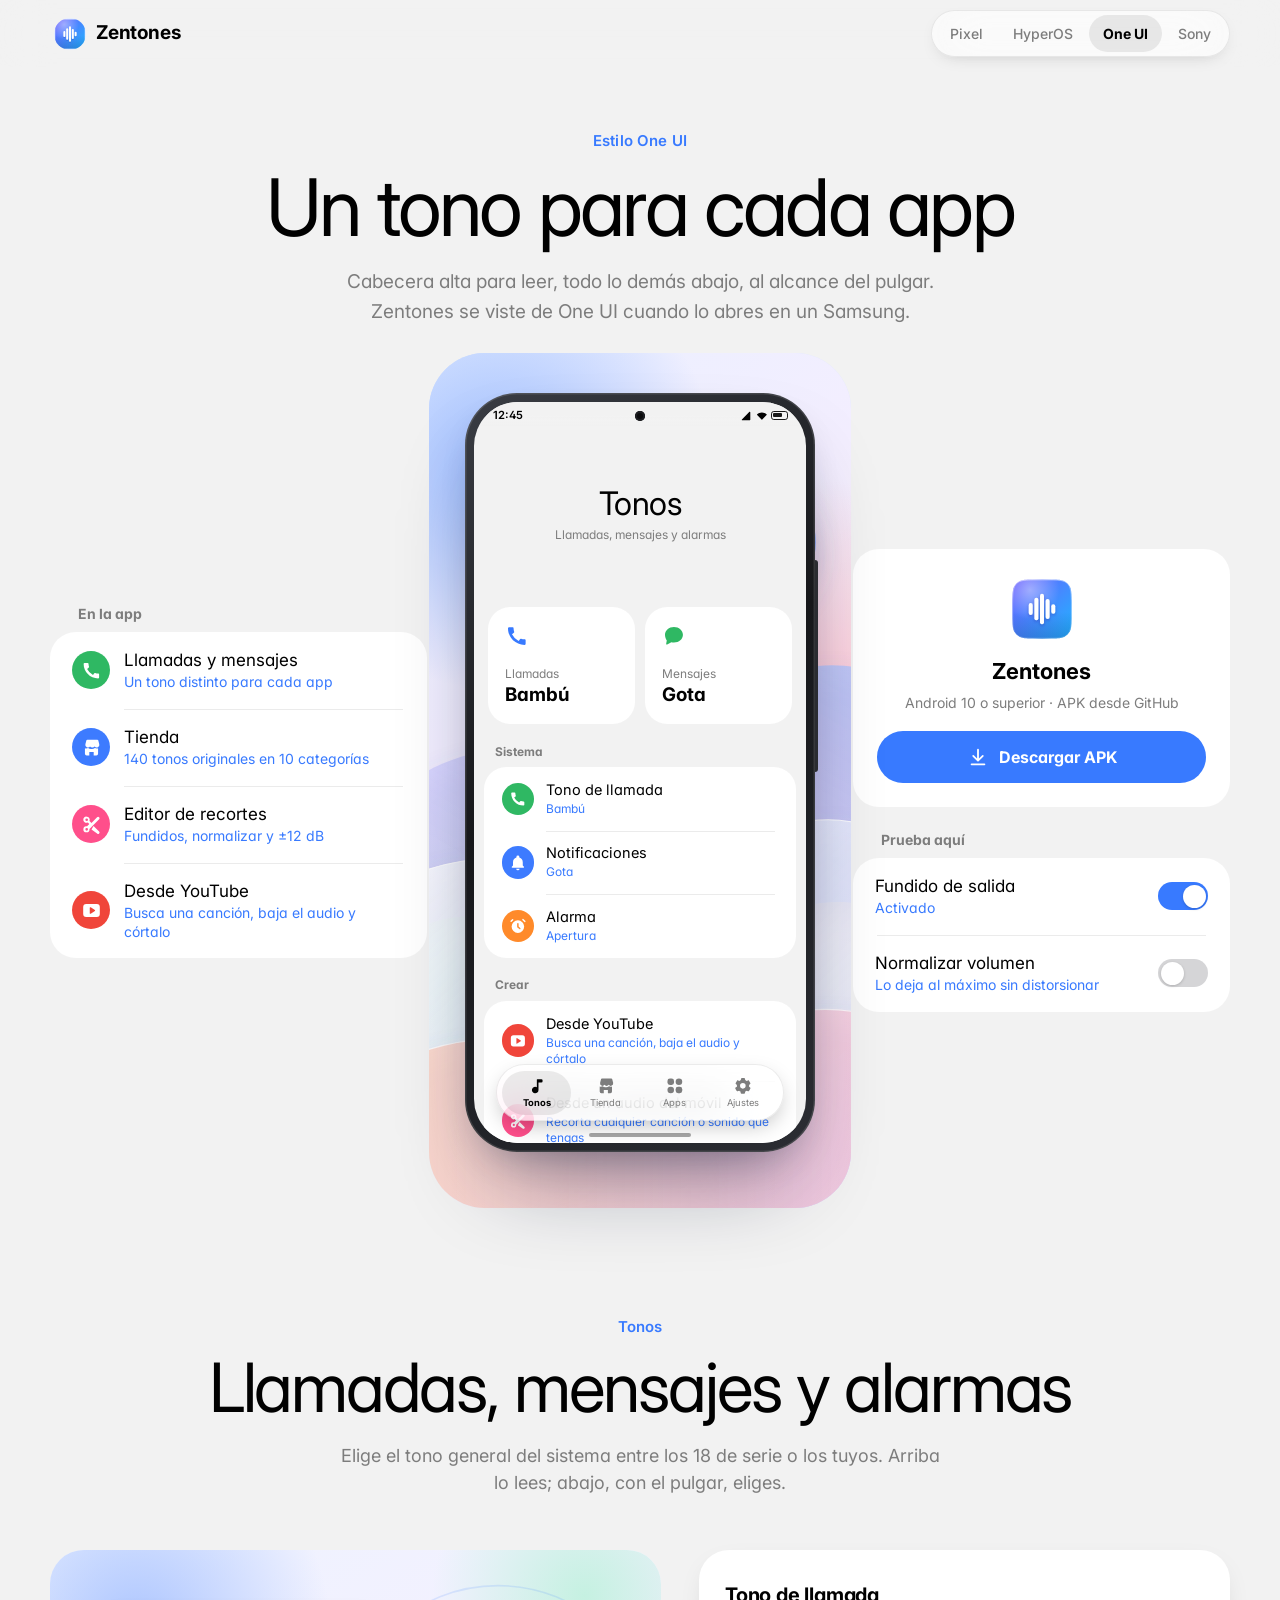
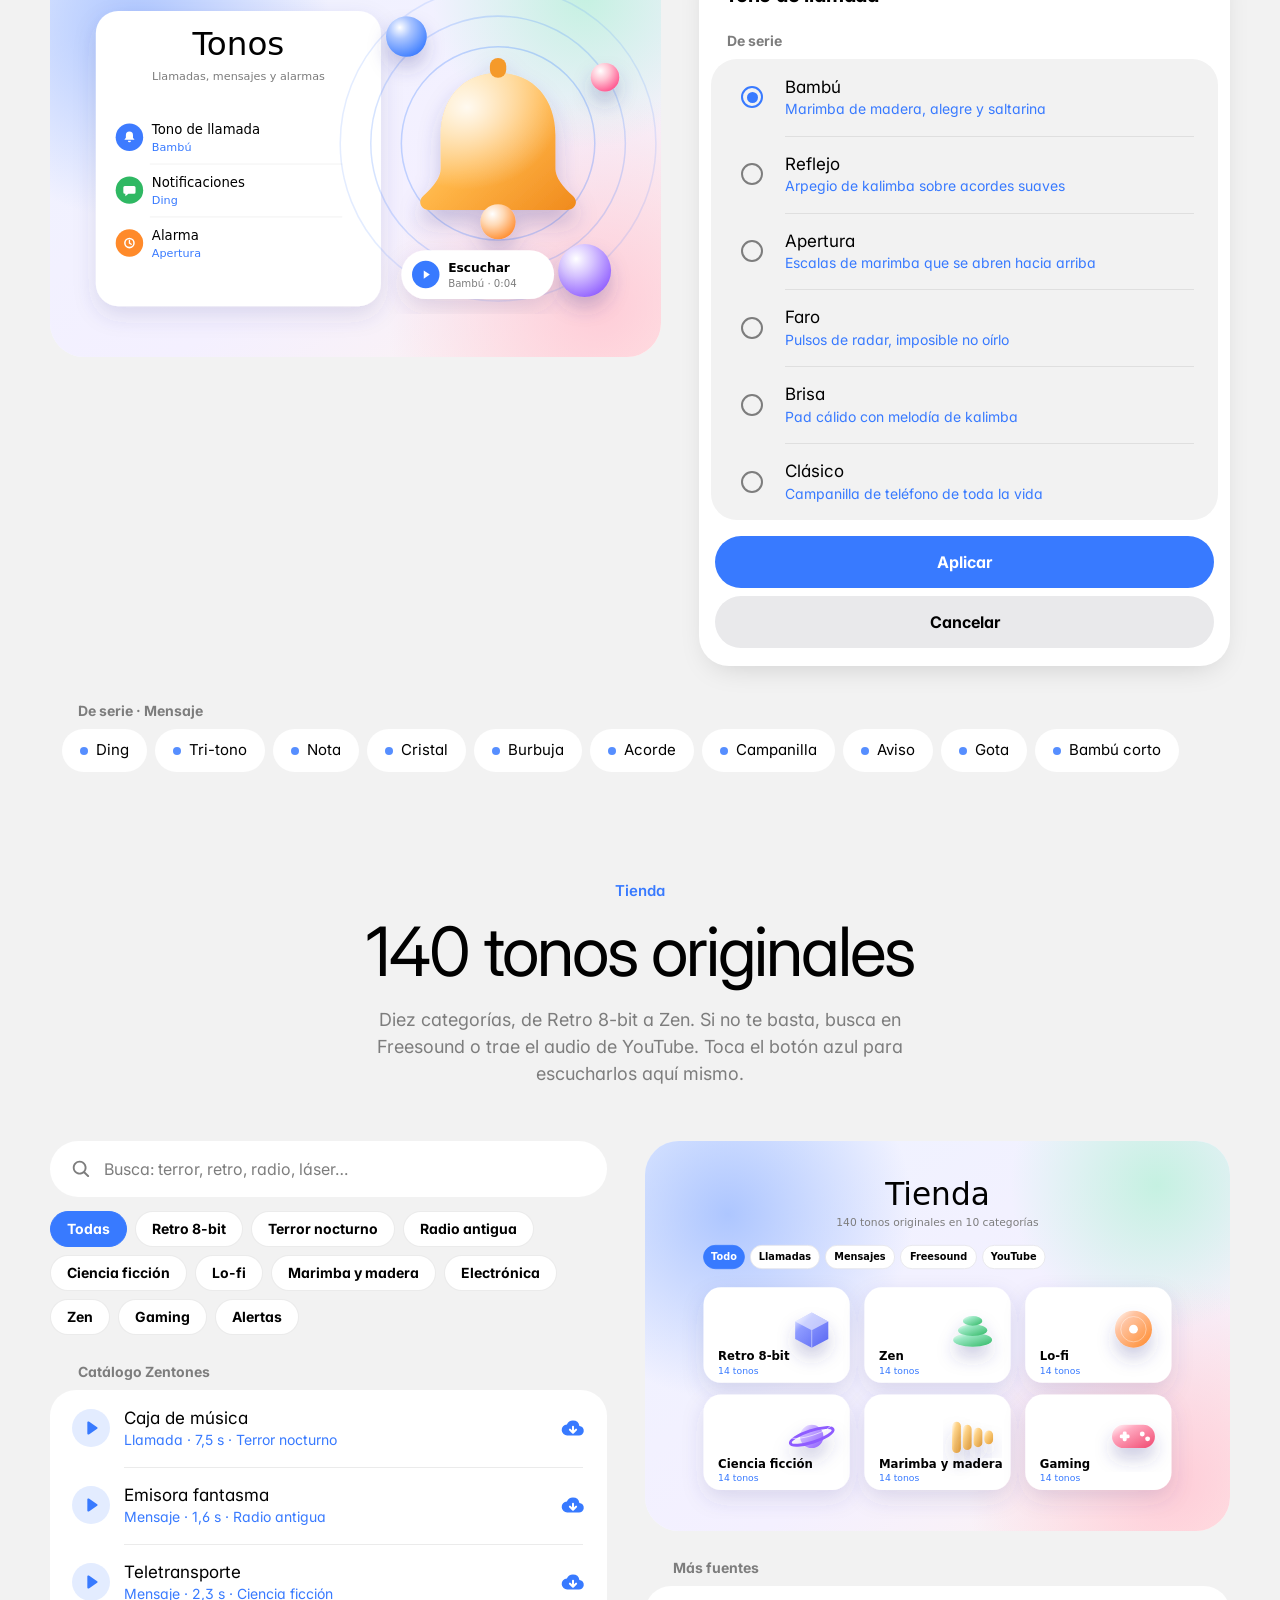
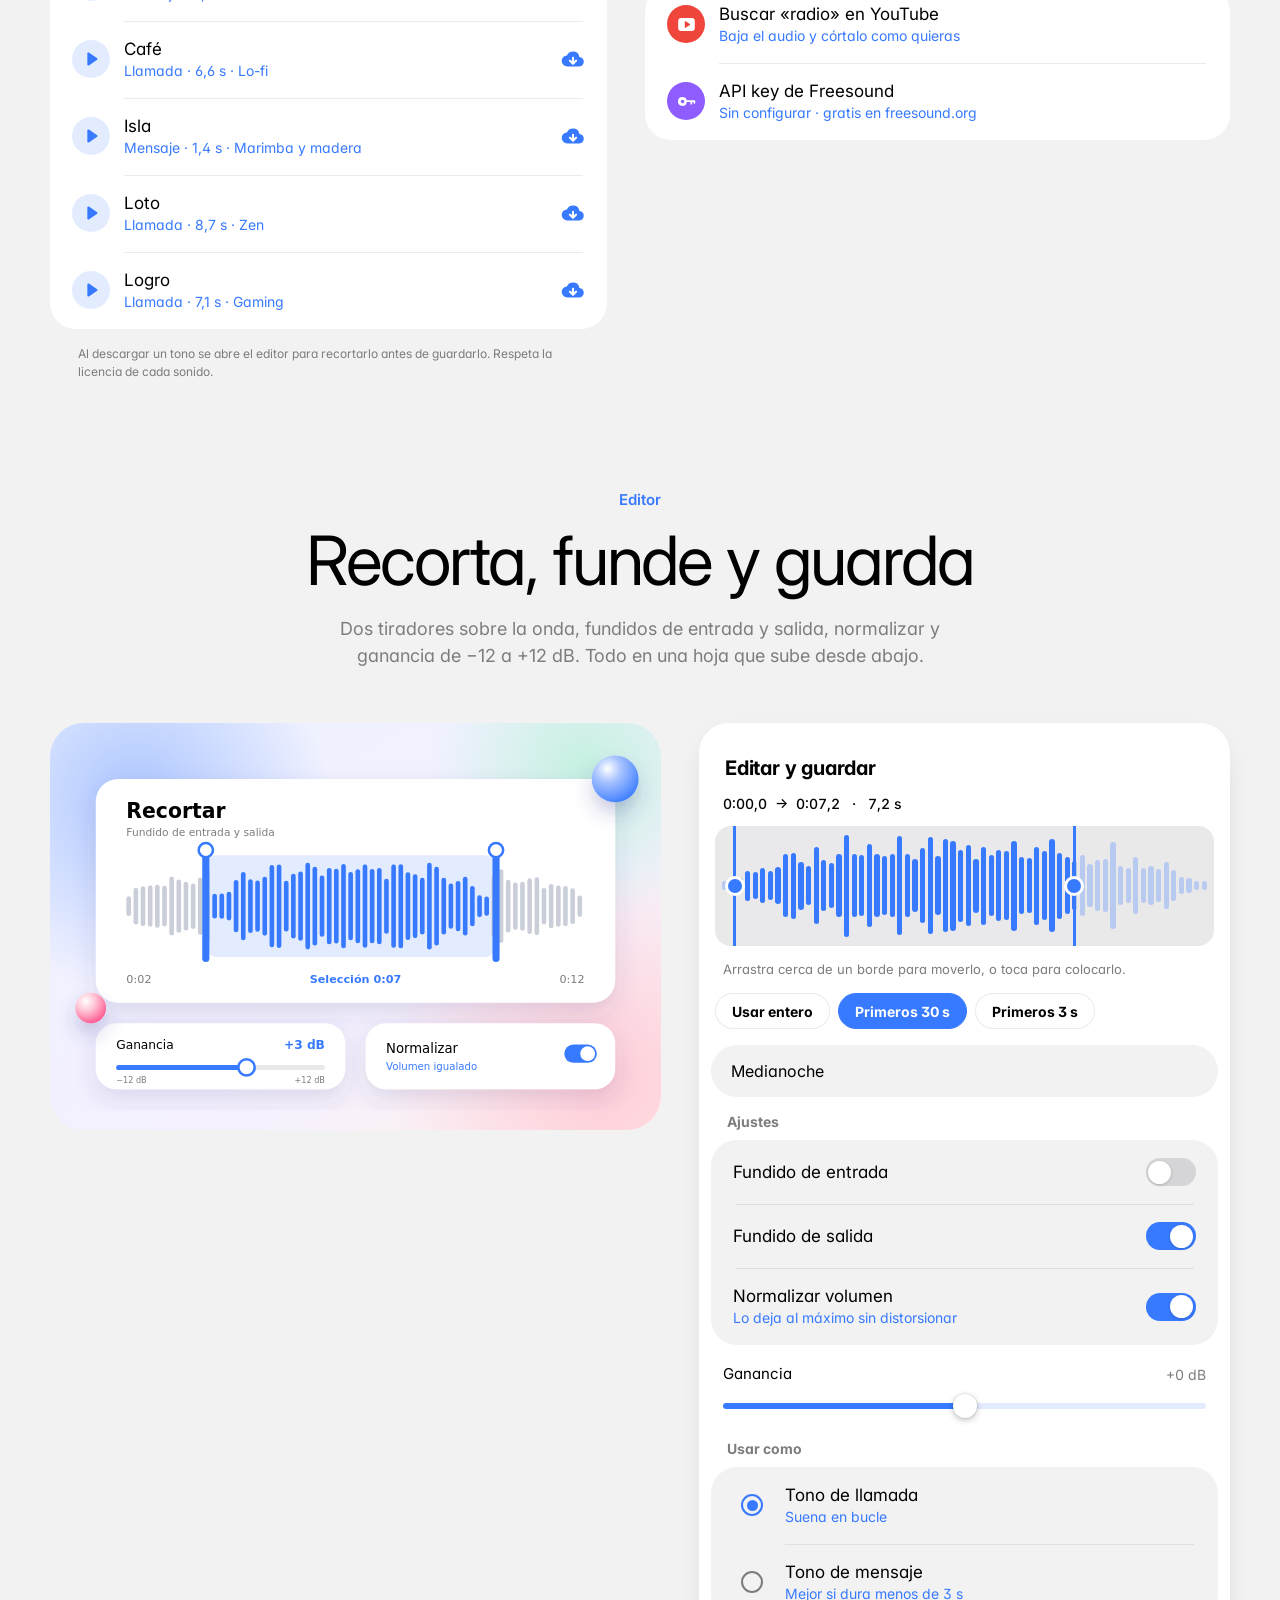
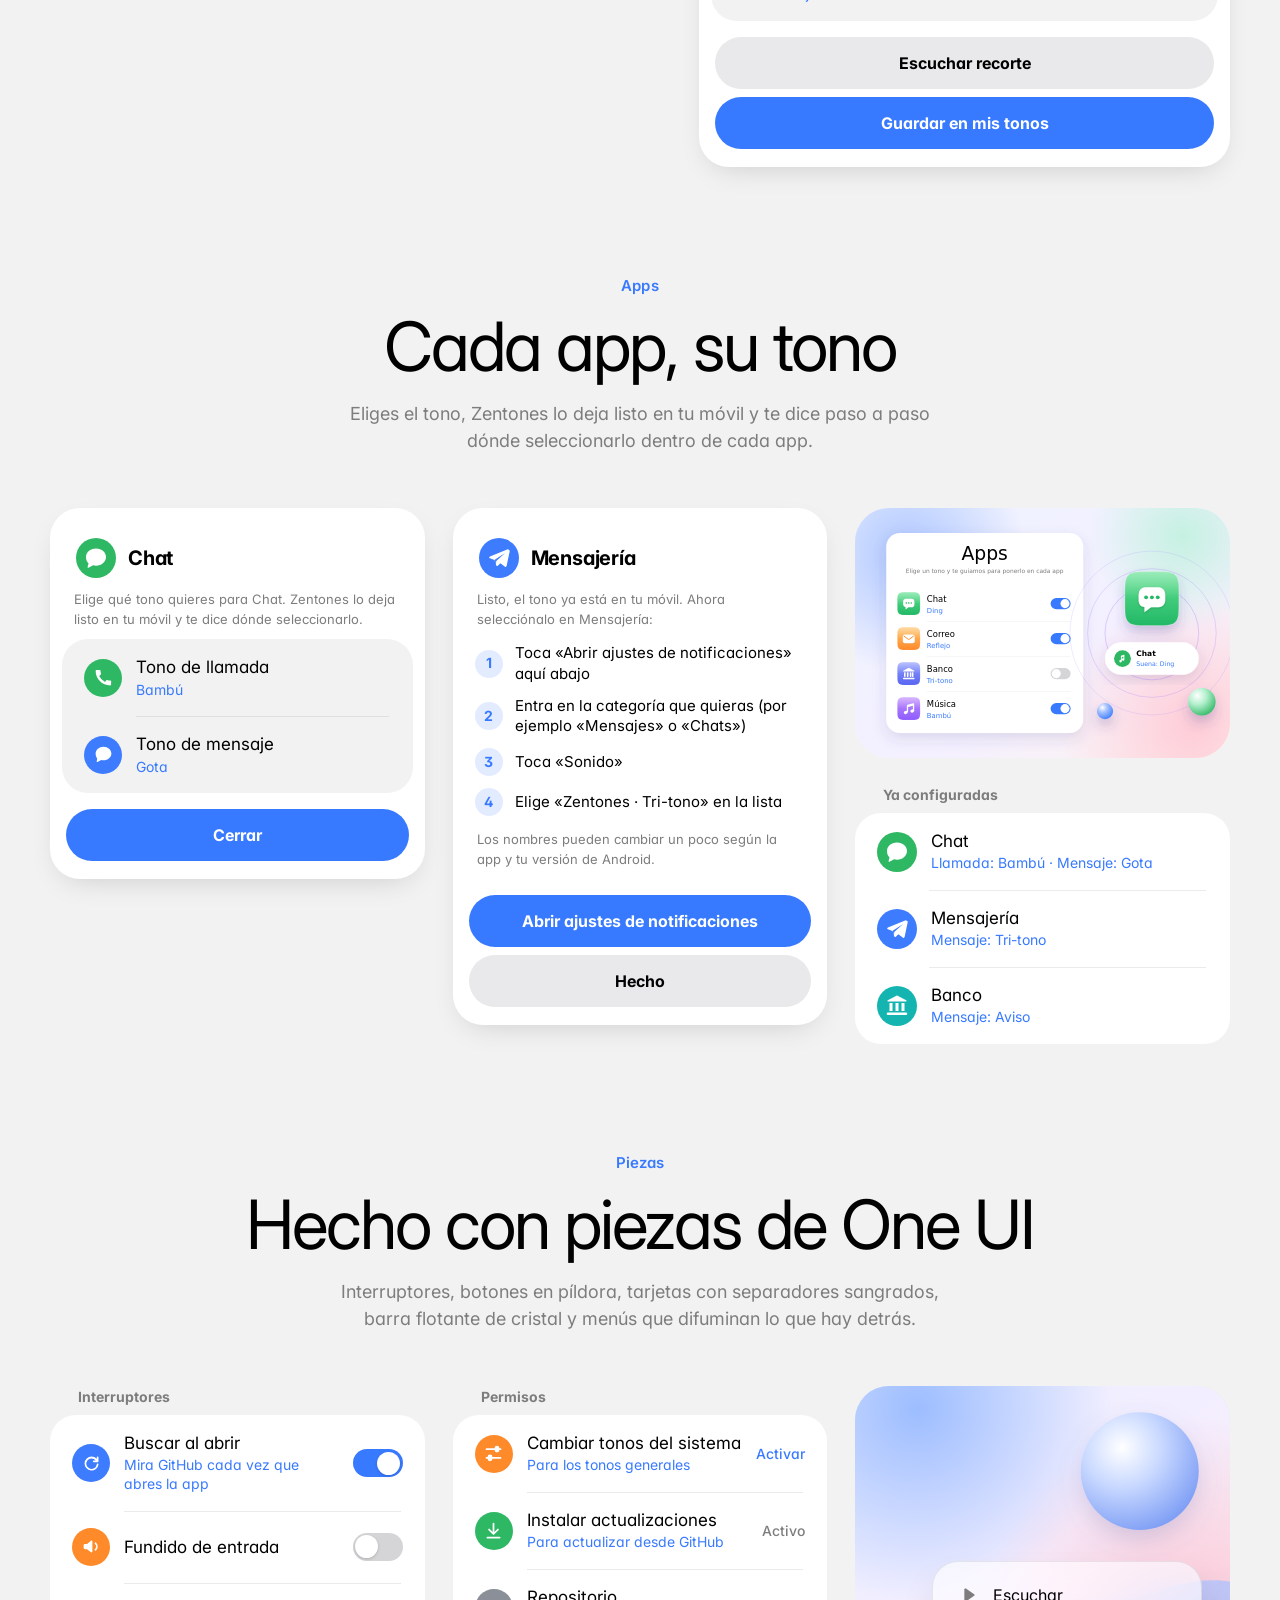
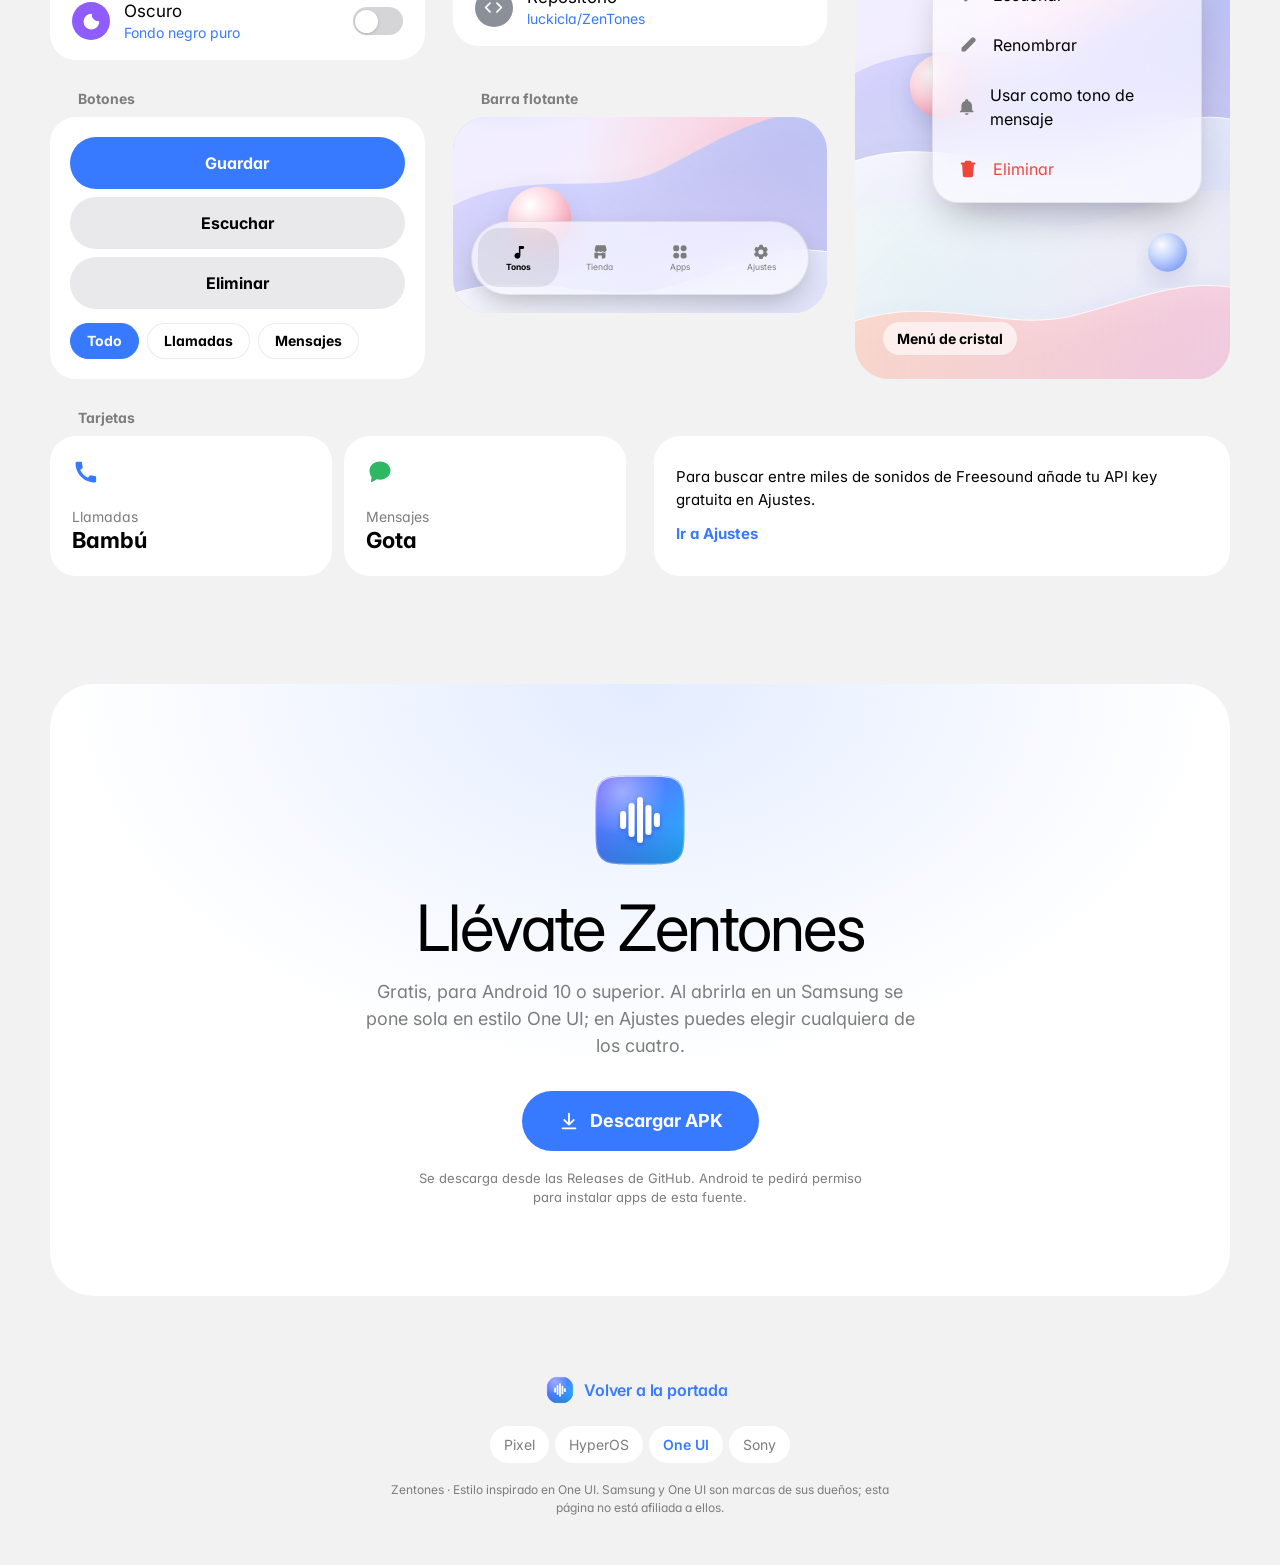
<file: docs/estilos/oneui/index.html>
<!DOCTYPE html>
<html lang="es">
<head>
<meta charset="utf-8">
<meta name="viewport" content="width=device-width, initial-scale=1, viewport-fit=cover">
<title>Zentones en estilo One UI</title>
<meta name="description" content="Zentones con la interfaz estilo One UI: cabecera alta, tarjetas muy redondeadas y todo al alcance del pulgar. Tonos de llamada y de mensaje para cada app.">
<meta name="theme-color" content="#F2F2F2" media="(prefers-color-scheme: light)">
<meta name="theme-color" content="#000000" media="(prefers-color-scheme: dark)">
<meta name="color-scheme" content="light dark">
<meta property="og:title" content="Zentones en estilo One UI">
<meta property="og:description" content="Cabecera alta, todo al alcance. Tonos para cada app, tienda con 140 tonos originales y editor de recortes.">
<meta property="og:image" content="img/og.png">
<meta property="og:type" content="website">
<meta name="twitter:card" content="summary_large_image">
<link rel="icon" href="img/icon.svg" type="image/svg+xml">
<link rel="preconnect" href="https://fonts.googleapis.com">
<link rel="preconnect" href="https://fonts.gstatic.com" crossorigin>
<link href="https://fonts.googleapis.com/css2?family=Inter:opsz,wght@14..32,300..700&display=swap" rel="stylesheet">
<link rel="stylesheet" href="style.css">
<link rel="stylesheet" href="motion.css">
</head>
<body>

<!-- Iconos propios, trazos redondeados -->
<svg width="0" height="0" class="sprite" aria-hidden="true" focusable="false">
  <symbol id="i-call" viewBox="0 0 24 24"><path d="M19.6 15.4c-1.2 0-2.3-.2-3.4-.6a1 1 0 0 0-1 .3l-1.5 1.9a14.8 14.8 0 0 1-6.7-6.7l1.9-1.6c.3-.3.4-.7.3-1-.4-1.1-.6-2.2-.6-3.4 0-.6-.4-1-1-1H4.4C3.8 3.3 3 3.6 3 4.3 3 13.6 10.4 21 19.7 21c.7 0 1-.6 1-1.2v-3.4c0-.6-.5-1-1.1-1z"/></symbol>
  <symbol id="i-chat" viewBox="0 0 24 24"><path d="M12 3c5 0 9 3.4 9 7.8s-4 7.8-9 7.8c-.9 0-1.8-.1-2.6-.3L5.2 20.6c-.5.3-1.1-.1-1-.7l.6-3.3C3.7 15 3 13 3 10.8 3 6.4 7 3 12 3z"/></symbol>
  <symbol id="i-bell" viewBox="0 0 24 24"><path d="M12 22a2.3 2.3 0 0 0 2.3-2.2H9.7A2.3 2.3 0 0 0 12 22zm6.6-6.4V11c0-3.1-1.7-5.7-4.6-6.4v-.5a2 2 0 0 0-4 0v.5C7.1 5.3 5.4 7.9 5.4 11v4.6l-1.6 1.7c-.5.5-.1 1.3.6 1.3h15.2c.7 0 1.1-.8.6-1.3l-1.6-1.7z"/></symbol>
  <symbol id="i-alarm" viewBox="0 0 24 24"><path d="M12 4.5a8.5 8.5 0 1 0 0 17 8.5 8.5 0 0 0 0-17zm3.4 11.6a1 1 0 0 1-1.4.2l-2.6-2A1 1 0 0 1 11 13.5V9a1 1 0 0 1 2 0v4l2.2 1.7c.5.3.5 1 .2 1.4zM4.3 2.9a1 1 0 0 1 1.4 1.4L3.5 6.5A1 1 0 0 1 2.1 5.1l2.2-2.2zm15.4 0 2.2 2.2a1 1 0 1 1-1.4 1.4l-2.2-2.2a1 1 0 1 1 1.4-1.4z"/></symbol>
  <symbol id="i-play" viewBox="0 0 24 24"><path d="M8 5.9v12.2c0 .9 1 1.4 1.7.9l9-6.1c.6-.4.6-1.4 0-1.8l-9-6.1C9 4.5 8 5 8 5.9z"/></symbol>
  <symbol id="i-note" viewBox="0 0 24 24"><path d="M12 4.2v9.4a4 4 0 1 0 2 3.4V8h3.5a1.5 1.5 0 0 0 1.5-1.5v-1A1.5 1.5 0 0 0 17.5 4H13a1 1 0 0 0-1 .2z"/></symbol>
  <symbol id="i-eq" viewBox="0 0 24 24"><path d="M8 6a1 1 0 0 1 2 0v12a1 1 0 0 1-2 0V6zm4-3a1 1 0 0 1 1 1v16a1 1 0 0 1-2 0V4a1 1 0 0 1 1-1zm-8 7a1 1 0 0 1 2 0v4a1 1 0 0 1-2 0v-4zm11-3a1 1 0 0 1 2 0v10a1 1 0 0 1-2 0V7zm4 3a1 1 0 0 1 2 0v4a1 1 0 0 1-2 0v-4z"/></symbol>
  <symbol id="i-store" viewBox="0 0 24 24"><path d="M5.3 3h13.4c.5 0 .9.3 1 .8l1.2 4.5a3 3 0 0 1-5.3 2.5 3.4 3.4 0 0 1-5.3 0 3 3 0 0 1-5.3-2.5l1.2-4.5c.1-.5.5-.8 1-.8zM4.5 12.8c1.2.4 2.5.3 3.6-.3a5 5 0 0 0 3.9 1.3 5 5 0 0 0 3.9-1.3c1.1.6 2.4.7 3.6.3V19a2 2 0 0 1-2 2h-3v-4h-5v4h-3a2 2 0 0 1-2-2v-6.2z"/></symbol>
  <symbol id="i-apps" viewBox="0 0 24 24"><rect x="3" y="3" width="8" height="8" rx="3"/><rect x="13" y="3" width="8" height="8" rx="4"/><rect x="3" y="13" width="8" height="8" rx="4"/><rect x="13" y="13" width="8" height="8" rx="3"/></symbol>
  <symbol id="i-gear" viewBox="0 0 24 24"><path d="M13.6 2.5c.5 0 .9.3 1 .8l.3 1.7c.6.3 1.2.6 1.7 1l1.6-.6c.5-.2 1 0 1.3.4l1.6 2.8c.3.4.2 1-.2 1.3l-1.3 1.1a7.3 7.3 0 0 1 0 2l1.3 1.1c.4.3.5.9.2 1.3l-1.6 2.8c-.3.4-.8.6-1.3.4l-1.6-.6c-.5.4-1.1.7-1.7 1l-.3 1.7c-.1.5-.5.8-1 .8h-3.2c-.5 0-.9-.3-1-.8l-.3-1.7c-.6-.3-1.2-.6-1.7-1l-1.6.6c-.5.2-1 0-1.3-.4l-1.6-2.8c-.3-.4-.2-1 .2-1.3L4.8 13a7.3 7.3 0 0 1 0-2L3.5 9.9c-.4-.3-.5-.9-.2-1.3L4.9 5.8c.3-.4.8-.6 1.3-.4l1.6.6c.5-.4 1.1-.7 1.7-1l.3-1.7c.1-.5.5-.8 1-.8h2.8zM12 8.6a3.4 3.4 0 1 0 0 6.8 3.4 3.4 0 0 0 0-6.8z"/></symbol>
  <symbol id="i-search" viewBox="0 0 24 24"><path d="M10.5 3a7.5 7.5 0 0 1 6 12l4.2 4.2a1 1 0 0 1-1.4 1.4L15 16.5A7.5 7.5 0 1 1 10.5 3zm0 2a5.5 5.5 0 1 0 0 11 5.5 5.5 0 0 0 0-11z"/></symbol>
  <symbol id="i-cloud" viewBox="0 0 24 24"><path d="M12 4.5a6.5 6.5 0 0 1 6.4 5.4 4.8 4.8 0 0 1-.9 9.6H6.5a5.5 5.5 0 0 1-.6-11 6.5 6.5 0 0 1 6.1-4zm0 5.2a1 1 0 0 0-1 1v3.6l-1.3-1.3a1 1 0 1 0-1.4 1.4l3 3c.4.4 1 .4 1.4 0l3-3a1 1 0 1 0-1.4-1.4L13 14.3v-3.6a1 1 0 0 0-1-1z"/></symbol>
  <symbol id="i-cut" viewBox="0 0 24 24"><path d="M6.5 3a3.5 3.5 0 0 1 3.2 4.9L12 10.2l6.4-6.4a1.6 1.6 0 0 1 2.3 2.3L9.7 17.1A3.5 3.5 0 1 1 6.9 14l2.6-2.6-1.8-1.8A3.5 3.5 0 1 1 6.5 3zm0 2a1.5 1.5 0 1 0 0 3 1.5 1.5 0 0 0 0-3zm0 11a1.5 1.5 0 1 0 0 3 1.5 1.5 0 0 0 0-3zm7.8-2.4 6.4 6.3a1.6 1.6 0 0 1-2.3 2.3L12 17.8l2.3-4.2z"/></symbol>
  <symbol id="i-video" viewBox="0 0 24 24"><path d="M6 4.5h12a3.5 3.5 0 0 1 3.5 3.5v8a3.5 3.5 0 0 1-3.5 3.5H6A3.5 3.5 0 0 1 2.5 16V8A3.5 3.5 0 0 1 6 4.5zm4 4.4v6.2c0 .6.6.9 1.1.6l4.8-3.1c.4-.3.4-.9 0-1.2L11.1 8.3c-.5-.3-1.1 0-1.1.6z"/></symbol>
  <symbol id="i-tune" viewBox="0 0 24 24"><path d="M4 6h9.2a2.8 2.8 0 0 1 5.6 0H20a1 1 0 0 1 0 2h-1.2a2.8 2.8 0 0 1-5.6 0H4a1 1 0 0 1 0-2zm0 10h1.2a2.8 2.8 0 0 1 5.6 0H20a1 1 0 0 1 0 2h-9.2a2.8 2.8 0 0 1-5.6 0H4a1 1 0 0 1 0-2z"/></symbol>
  <symbol id="i-download" viewBox="0 0 24 24"><path d="M12 3a1 1 0 0 1 1 1v9.6l3.3-3.3a1 1 0 1 1 1.4 1.4l-5 5a1 1 0 0 1-1.4 0l-5-5a1 1 0 1 1 1.4-1.4l3.3 3.3V4a1 1 0 0 1 1-1zM5 19h14a1 1 0 0 1 0 2H5a1 1 0 0 1 0-2z"/></symbol>
  <symbol id="i-key" viewBox="0 0 24 24"><path d="M7.5 7a5 5 0 0 1 4.8 3.5H21a1 1 0 0 1 1 1v2a1 1 0 0 1-2 0v-1h-1.5v2a1 1 0 0 1-2 0v-2h-4.2A5 5 0 1 1 7.5 7zm0 3a2 2 0 1 0 0 4 2 2 0 0 0 0-4z"/></symbol>
  <symbol id="i-info" viewBox="0 0 24 24"><path d="M12 2.5a9.5 9.5 0 1 1 0 19 9.5 9.5 0 0 1 0-19zm0 8a1 1 0 0 0-1 1v5a1 1 0 0 0 2 0v-5a1 1 0 0 0-1-1zm0-3.5a1.2 1.2 0 1 0 0 2.4A1.2 1.2 0 0 0 12 7z"/></symbol>
  <symbol id="i-refresh" viewBox="0 0 24 24"><path d="M12 4a8 8 0 0 1 6 2.7V5a1 1 0 0 1 2 0v4.5a1 1 0 0 1-1 1h-4.5a1 1 0 0 1 0-2h2.3A6 6 0 1 0 18 13a1 1 0 0 1 2 .1A8 8 0 1 1 12 4z"/></symbol>
  <symbol id="i-code" viewBox="0 0 24 24"><path d="M8.7 6.3a1 1 0 0 1 0 1.4L4.4 12l4.3 4.3a1 1 0 1 1-1.4 1.4l-5-5a1 1 0 0 1 0-1.4l5-5a1 1 0 0 1 1.4 0zm6.6 0a1 1 0 0 1 1.4 0l5 5a1 1 0 0 1 0 1.4l-5 5a1 1 0 1 1-1.4-1.4l4.3-4.3-4.3-4.3a1 1 0 0 1 0-1.4z"/></symbol>
  <symbol id="i-palette" viewBox="0 0 24 24"><path d="M12 3a9 9 0 0 0 0 18c1.1 0 1.8-.8 1.8-1.7 0-.5-.2-.9-.5-1.2-.3-.3-.5-.7-.5-1.2 0-.9.8-1.7 1.7-1.7h2.1A4.4 4.4 0 0 0 21 10.8C21 6.5 17 3 12 3zM6.5 12a1.5 1.5 0 1 1 0-3 1.5 1.5 0 0 1 0 3zm3-4a1.5 1.5 0 1 1 0-3 1.5 1.5 0 0 1 0 3zm5 0a1.5 1.5 0 1 1 0-3 1.5 1.5 0 0 1 0 3zm3 4a1.5 1.5 0 1 1 0-3 1.5 1.5 0 0 1 0 3z"/></symbol>
  <symbol id="i-moon" viewBox="0 0 24 24"><path d="M12.4 3.1a7.5 7.5 0 0 0 8.5 8.5A9 9 0 1 1 12.4 3.1z"/></symbol>
  <symbol id="i-volume" viewBox="0 0 24 24"><path d="M4.5 9H7l4.3-3.6c.7-.5 1.7 0 1.7.8v11.6c0 .8-1 1.3-1.7.8L7 15H4.5A1.5 1.5 0 0 1 3 13.5v-3A1.5 1.5 0 0 1 4.5 9zm11.4-1.4a1 1 0 0 1 1.4 0 6.3 6.3 0 0 1 0 8.8 1 1 0 1 1-1.4-1.4 4.3 4.3 0 0 0 0-6 1 1 0 0 1 0-1.4z"/></symbol>
  <symbol id="i-more" viewBox="0 0 24 24"><circle cx="12" cy="5.5" r="1.9"/><circle cx="12" cy="12" r="1.9"/><circle cx="12" cy="18.5" r="1.9"/></symbol>
  <symbol id="i-edit" viewBox="0 0 24 24"><path d="M15.7 4.3a2.5 2.5 0 0 1 3.5 0l.5.5a2.5 2.5 0 0 1 0 3.5L9 19H5v-4L15.7 4.3z"/></symbol>
  <symbol id="i-trash" viewBox="0 0 24 24"><path d="M9.5 3h5a1 1 0 0 1 1 1V5H19a1 1 0 0 1 0 2h-.6l-.8 12a2.3 2.3 0 0 1-2.3 2H8.7a2.3 2.3 0 0 1-2.3-2L5.6 7H5a1 1 0 0 1 0-2h3.5V4a1 1 0 0 1 1-1z"/></symbol>
  <symbol id="i-share" viewBox="0 0 24 24"><path d="M17.5 2.5a3.5 3.5 0 1 1-2.6 5.8l-5.3 2.9a3.5 3.5 0 0 1 0 1.6l5.3 2.9a3.5 3.5 0 1 1-1 1.8l-5.3-2.9a3.5 3.5 0 1 1 0-5.2l5.3-2.9a3.5 3.5 0 0 1 3.6-4z"/></symbol>
  <symbol id="i-check" viewBox="0 0 24 24"><path d="M19.7 6.3a1 1 0 0 1 0 1.4l-10 10a1 1 0 0 1-1.4 0l-5-5a1 1 0 1 1 1.4-1.4l4.3 4.3 9.3-9.3a1 1 0 0 1 1.4 0z"/></symbol>
  <symbol id="i-back" viewBox="0 0 24 24"><path d="M14.7 5.3a1 1 0 0 1 0 1.4L9.4 12l5.3 5.3a1 1 0 1 1-1.4 1.4l-6-6a1 1 0 0 1 0-1.4l6-6a1 1 0 0 1 1.4 0z"/></symbol>
  <symbol id="i-wifi" viewBox="0 0 24 24"><path d="M12 5c3.7 0 7 1.4 9.6 3.8.4.4.4 1 0 1.4L12.7 19.6a1 1 0 0 1-1.4 0L2.4 10.2a1 1 0 0 1 0-1.4C5 6.4 8.3 5 12 5z"/></symbol>
  <symbol id="i-signal" viewBox="0 0 24 24"><path d="M20 3.5c.6 0 1 .4 1 1V20a1 1 0 0 1-1 1H4.6c-.9 0-1.3-1-.7-1.6L19.3 3.8c.2-.2.4-.3.7-.3z"/></symbol>
  <!-- iconos genéricos de apps para el móvil -->
  <symbol id="a-chat" viewBox="0 0 40 40"><circle cx="20" cy="20" r="20" fill="#2FB863"/><path fill="#fff" d="M20 10.5c5.8 0 10 3.8 10 8.6s-4.2 8.6-10 8.6c-1 0-2-.1-2.9-.4l-4.6 2.4c-.5.3-1.1-.2-.9-.7l.9-3.5c-1.6-1.6-2.5-3.6-2.5-6.4 0-4.8 4.2-8.6 10-8.6z"/></symbol>
  <symbol id="a-plane" viewBox="0 0 40 40"><circle cx="20" cy="20" r="20" fill="#3D7BFF"/><path fill="#fff" d="M29.4 11.1 10.9 18.4c-.9.4-.9 1.6 0 1.9l4.6 1.6 1.7 5.4c.2.7 1.1.9 1.6.4l2.6-2.4 4.6 3.4c.6.4 1.5.1 1.6-.6l3.1-14.9c.2-.9-.6-1.5-1.3-1.1zm-3.3 4-8.8 7.8-.4 3-1.2-4.2 10.4-6.6z"/></symbol>
  <symbol id="a-mail" viewBox="0 0 40 40"><circle cx="20" cy="20" r="20" fill="#F0453A"/><rect x="10" y="13" width="20" height="14" rx="3.5" fill="#fff"/><path d="m11.5 15.5 8.5 6 8.5-6" fill="none" stroke="#F0453A" stroke-width="2" stroke-linecap="round" stroke-linejoin="round"/></symbol>
  <symbol id="a-bank" viewBox="0 0 40 40"><circle cx="20" cy="20" r="20" fill="#14B5B0"/><path fill="#fff" d="M19.4 9.7c.4-.2.8-.2 1.2 0l8.6 4.6c.6.3.4 1.3-.3 1.3H11.1c-.7 0-.9-1-.3-1.3l8.6-4.6zM12.5 17h3v8h-3zm6 0h3v8h-3zm6 0h3v8h-3zM11 26.5h18a1.3 1.3 0 0 1 0 2.6H11a1.3 1.3 0 0 1 0-2.6z"/></symbol>
  <symbol id="a-camera" viewBox="0 0 40 40"><circle cx="20" cy="20" r="20" fill="#8E5CFF"/><path fill="#fff" d="M16.8 11h6.4c.6 0 1.1.3 1.4.8l1 1.7H28a3 3 0 0 1 3 3V26a3 3 0 0 1-3 3H12a3 3 0 0 1-3-3v-9.5a3 3 0 0 1 3-3h2.4l1-1.7c.3-.5.8-.8 1.4-.8zM20 16.5a4.8 4.8 0 1 0 0 9.6 4.8 4.8 0 0 0 0-9.6z"/><circle cx="20" cy="21.3" r="2.6" fill="#8E5CFF"/></symbol>
  <symbol id="a-music" viewBox="0 0 40 40"><circle cx="20" cy="20" r="20" fill="#FF8A2A"/><path fill="#fff" d="M27 10.6v12.6a3.6 3.6 0 1 1-2-3.2v-6l-8 1.7v8.9a3.6 3.6 0 1 1-2-3.2v-8.4c0-.6.4-1 .9-1.1l9.9-2.1c.6-.1 1.2.3 1.2.8z"/></symbol>
</svg>

<a class="skip" href="#contenido">Saltar al contenido</a>

<header class="topbar">
  <div class="topbar-in">
    <a class="brand" href="../../index.html" data-anim="press">
      <img src="img/icon.svg" width="32" height="32" alt="">
      <span>Zentones</span>
    </a>
    <nav class="seg" aria-label="Otros estilos">
      <a href="../pixel/" data-anim="press">Pixel</a>
      <a href="../hyperos/" data-anim="press">HyperOS</a>
      <a href="../oneui/" aria-current="page" data-anim="press">One UI</a>
      <a href="../sony/" data-anim="press">Sony</a>
    </nav>
  </div>
</header>

<main id="contenido">

<!-- ============ HERO ============ -->
<section class="hero" aria-labelledby="hero-t">
  <div class="viewing">
    <p class="kicker" data-anim="enter">Estilo One UI</p>
    <h1 id="hero-t" data-anim="enter">Un tono para cada app</h1>
    <p class="lead" data-anim="enter">Cabecera alta para leer, todo lo demás abajo, al alcance del pulgar. Zentones se viste de One UI cuando lo abres en un Samsung.</p>
  </div>

  <div class="stage">
    <div class="stage-side stage-left" data-anim="enter">
      <p class="group-label">En la app</p>
      <ul class="card list">
        <li class="row">
          <span class="lead-ic" style="--t:#2FB863"><svg><use href="#i-call"/></svg></span>
          <span class="row-txt"><b>Llamadas y mensajes</b><small>Un tono distinto para cada app</small></span>
        </li>
        <li class="row">
          <span class="lead-ic" style="--t:#3D7BFF"><svg><use href="#i-store"/></svg></span>
          <span class="row-txt"><b>Tienda</b><small>140 tonos originales en 10 categorías</small></span>
        </li>
        <li class="row">
          <span class="lead-ic" style="--t:#FF4F8B"><svg><use href="#i-cut"/></svg></span>
          <span class="row-txt"><b>Editor de recortes</b><small>Fundidos, normalizar y ±12 dB</small></span>
        </li>
        <li class="row">
          <span class="lead-ic" style="--t:#F0453A"><svg><use href="#i-video"/></svg></span>
          <span class="row-txt"><b>Desde YouTube</b><small>Busca una canción, baja el audio y córtalo</small></span>
        </li>
      </ul>
    </div>

    <div class="stage-phone">
      <div class="wall" aria-hidden="true">
        <img src="img/wallpaper.svg" width="1200" height="1600" alt="" loading="eager">
      </div>

      <!-- ===== MÓVIL CON LA APP ===== -->
      <div class="phone" data-ring role="group" aria-label="Zentones funcionando en estilo One UI">
        <div class="phone-screen">
          <div class="sbar" aria-hidden="true">
            <span>12:45</span>
            <span class="sbar-ic"><svg><use href="#i-signal"/></svg><svg><use href="#i-wifi"/></svg><i class="batt"></i></span>
          </div>

          <!-- Tonos -->
          <div class="scr" data-screen="tonos" id="scr-tonos" role="tabpanel" aria-labelledby="tab-tonos">
            <div class="app-head"><h2>Tonos</h2><p>Llamadas, mensajes y alarmas</p></div>
            <div class="tiles">
              <div class="tile" data-anim="press"><svg class="tile-ic"><use href="#i-call"/></svg><small>Llamadas</small><b>Bambú</b></div>
              <div class="tile" data-anim="press"><svg class="tile-ic alt"><use href="#i-chat"/></svg><small>Mensajes</small><b>Gota</b></div>
            </div>
            <p class="stitle">Sistema</p>
            <ul class="card list">
              <li class="row" data-anim="press"><span class="lead-ic" style="--t:#2FB863"><svg><use href="#i-call"/></svg></span><span class="row-txt"><b>Tono de llamada</b><small>Bambú</small></span></li>
              <li class="row" data-anim="press"><span class="lead-ic" style="--t:#3D7BFF"><svg><use href="#i-bell"/></svg></span><span class="row-txt"><b>Notificaciones</b><small>Gota</small></span></li>
              <li class="row" data-anim="press"><span class="lead-ic" style="--t:#FF8A2A"><svg><use href="#i-alarm"/></svg></span><span class="row-txt"><b>Alarma</b><small>Apertura</small></span></li>
            </ul>
            <p class="stitle">Crear</p>
            <ul class="card list">
              <li class="row" data-anim="press"><span class="lead-ic" style="--t:#F0453A"><svg><use href="#i-video"/></svg></span><span class="row-txt"><b>Desde YouTube</b><small>Busca una canción, baja el audio y córtalo</small></span></li>
              <li class="row" data-anim="press"><span class="lead-ic" style="--t:#FF4F8B"><svg><use href="#i-cut"/></svg></span><span class="row-txt"><b>Desde un audio del móvil</b><small>Recorta cualquier canción o sonido que tengas</small></span></li>
            </ul>
            <p class="stitle">De serie · Llamada</p>
            <ul class="card list">
              <li class="row"><span class="lead-ic" style="--t:#2FB863"><svg><use href="#i-note"/></svg></span><span class="row-txt"><b>Bambú</b><small>Marimba de madera, alegre y saltarina</small></span></li>
              <li class="row"><span class="lead-ic" style="--t:#2FB863"><svg><use href="#i-note"/></svg></span><span class="row-txt"><b>Reflejo</b><small>Arpegio de kalimba sobre acordes suaves</small></span></li>
              <li class="row"><span class="lead-ic" style="--t:#2FB863"><svg><use href="#i-note"/></svg></span><span class="row-txt"><b>Apertura</b><small>Escalas de marimba que se abren hacia arriba</small></span></li>
            </ul>
          </div>

          <!-- Tienda -->
          <div class="scr" data-screen="tienda" id="scr-tienda" role="tabpanel" aria-labelledby="tab-tienda" hidden>
            <div class="app-head"><h2>Tienda</h2><p>140 tonos en el catálogo · Freesound · YouTube</p></div>
            <div class="field"><svg><use href="#i-search"/></svg><span>Busca: terror, retro, radio, láser…</span></div>
            <div class="chips">
              <span class="chip on">Todo</span><span class="chip">Llamadas</span><span class="chip">Mensajes</span>
            </div>
            <div class="chips">
              <span class="chip on">Todas</span><span class="chip">Retro 8-bit</span><span class="chip">Terror nocturno</span><span class="chip">Radio antigua</span><span class="chip">Ciencia ficción</span>
            </div>
            <p class="stitle">Catálogo Zentones</p>
            <ul class="card list">
              <li class="row"><button class="play" type="button" data-play="../../catalog/tones/retro-01.ogg" aria-pressed="false" aria-label="Escuchar Píxel"><svg><use href="#i-play"/></svg></button><span class="row-txt"><b>Píxel</b><small>Llamada · 7,2 s · Retro 8-bit</small></span><svg class="trail"><use href="#i-cloud"/></svg></li>
              <li class="row"><button class="play" type="button" data-play="../../catalog/tones/retro-02.ogg" aria-pressed="false" aria-label="Escuchar Cartucho"><svg><use href="#i-play"/></svg></button><span class="row-txt"><b>Cartucho</b><small>Mensaje · 2,2 s · Retro 8-bit</small></span><svg class="trail"><use href="#i-cloud"/></svg></li>
              <li class="row"><button class="play" type="button" data-play="../../catalog/tones/terror-01.ogg" aria-pressed="false" aria-label="Escuchar Medianoche"><svg><use href="#i-play"/></svg></button><span class="row-txt"><b>Medianoche</b><small>Llamada · 7,2 s · Terror nocturno</small></span><svg class="trail"><use href="#i-cloud"/></svg></li>
              <li class="row"><button class="play" type="button" data-play="../../catalog/tones/radio-01.ogg" aria-pressed="false" aria-label="Escuchar Onda media"><svg><use href="#i-play"/></svg></button><span class="row-txt"><b>Onda media</b><small>Llamada · 7,9 s · Radio antigua</small></span><svg class="trail"><use href="#i-cloud"/></svg></li>
              <li class="row"><button class="play" type="button" data-play="../../catalog/tones/scifi-02.ogg" aria-pressed="false" aria-label="Escuchar Holograma"><svg><use href="#i-play"/></svg></button><span class="row-txt"><b>Holograma</b><small>Mensaje · 2,6 s · Ciencia ficción</small></span><svg class="trail"><use href="#i-cloud"/></svg></li>
            </ul>
          </div>

          <!-- Apps -->
          <div class="scr" data-screen="apps" id="scr-apps" role="tabpanel" aria-labelledby="tab-apps" hidden>
            <div class="app-head"><h2>Apps</h2><p>Elige un tono y te guiamos para ponerlo en cada app</p></div>
            <div class="field"><svg><use href="#i-search"/></svg><span>Buscar apps</span></div>
            <p class="stitle">Ya configuradas</p>
            <ul class="card list apps">
              <li class="row" data-anim="press"><svg class="app-ic"><use href="#a-chat"/></svg><span class="row-txt"><b>Chat</b><small>Llamada: Bambú · Mensaje: Gota</small></span></li>
              <li class="row" data-anim="press"><svg class="app-ic"><use href="#a-plane"/></svg><span class="row-txt"><b>Mensajería</b><small>Mensaje: Tri-tono</small></span></li>
            </ul>
            <p class="stitle">Todas las apps</p>
            <ul class="card list apps">
              <li class="row" data-anim="press"><svg class="app-ic"><use href="#a-bank"/></svg><span class="row-txt"><b>Banco</b></span></li>
              <li class="row" data-anim="press"><svg class="app-ic"><use href="#a-camera"/></svg><span class="row-txt"><b>Cámara</b></span></li>
              <li class="row" data-anim="press"><svg class="app-ic"><use href="#a-chat"/></svg><span class="row-txt"><b>Chat</b><small>Llamada: Bambú · Mensaje: Gota</small></span></li>
              <li class="row" data-anim="press"><svg class="app-ic"><use href="#a-mail"/></svg><span class="row-txt"><b>Correo</b></span></li>
              <li class="row" data-anim="press"><svg class="app-ic"><use href="#a-plane"/></svg><span class="row-txt"><b>Mensajería</b><small>Mensaje: Tri-tono</small></span></li>
              <li class="row" data-anim="press"><svg class="app-ic"><use href="#a-music"/></svg><span class="row-txt"><b>Música</b></span></li>
            </ul>
          </div>

          <!-- Ajustes -->
          <div class="scr" data-screen="ajustes" id="scr-ajustes" role="tabpanel" aria-labelledby="tab-ajustes" hidden>
            <div class="app-head"><h2>Ajustes</h2></div>
            <p class="stitle">Estilo de interfaz</p>
            <ul class="card list">
              <li class="row"><span class="radio"></span><span class="row-txt"><b>Según mi móvil</b><small>Samsung → One UI</small></span></li>
            </ul>
            <div class="skins">
              <div class="skin sk-pixel"><div class="mini" aria-hidden="true"><i class="mh"></i><i class="mc"></i><i class="mc"></i><i class="mn"></i></div><b>Pixel</b><small>Material You expresivo</small></div>
              <div class="skin sk-hyper"><div class="mini" aria-hidden="true"><i class="mh"></i><i class="mc"></i><i class="mc"></i><i class="mn"></i></div><b>HyperOS</b><small>Aireado, rebote y azul</small></div>
              <div class="skin sk-oneui sel"><div class="mini" aria-hidden="true"><i class="mh"></i><i class="mc"></i><i class="mc"></i><i class="mn"></i></div><b>One UI <i class="dot"></i></b><small>Cabecera alta, todo al alcance</small></div>
              <div class="skin sk-sony"><div class="mini" aria-hidden="true"><i class="mh"></i><i class="mc"></i><i class="mc"></i><i class="mn"></i></div><b>Sony</b><small>Sobrio, plano, preciso</small></div>
            </div>
            <p class="stitle">Apariencia</p>
            <ul class="card list">
              <li class="row"><span class="radio on"></span><span class="row-txt"><b>Automático</b><small>Sigue al sistema</small></span></li>
              <li class="row"><span class="radio"></span><span class="row-txt"><b>Claro</b></span></li>
              <li class="row"><span class="radio"></span><span class="row-txt"><b>Oscuro</b></span></li>
            </ul>
            <p class="stitle">Actualizaciones</p>
            <ul class="card list">
              <li class="row"><span class="lead-ic" style="--t:#14B5B0"><svg><use href="#i-refresh"/></svg></span><span class="row-txt"><b>Buscar al abrir</b><small>Mira GitHub cada vez que abres la app</small></span><span class="sw" role="switch" aria-checked="true" aria-label="Buscar al abrir" tabindex="0"></span></li>
            </ul>
          </div>

          <!-- Barra flotante de cristal -->
          <div class="pnav" role="tablist" aria-label="Secciones de la app">
            <button type="button" role="tab" id="tab-tonos" data-tab="tonos" aria-selected="true" aria-controls="scr-tonos"><svg><use href="#i-note"/></svg><span>Tonos</span></button>
            <button type="button" role="tab" id="tab-tienda" data-tab="tienda" aria-selected="false" aria-controls="scr-tienda"><svg><use href="#i-store"/></svg><span>Tienda</span></button>
            <button type="button" role="tab" id="tab-apps" data-tab="apps" aria-selected="false" aria-controls="scr-apps"><svg><use href="#i-apps"/></svg><span>Apps</span></button>
            <button type="button" role="tab" id="tab-ajustes" data-tab="ajustes" aria-selected="false" aria-controls="scr-ajustes"><svg><use href="#i-gear"/></svg><span>Ajustes</span></button>
          </div>
          <span class="gesture" aria-hidden="true"></span>
        </div>
      </div>
    </div>

    <div class="stage-side stage-right" data-anim="enter">
      <div class="card dl-card">
        <img src="img/icon.svg" width="64" height="64" alt="">
        <h2>Zentones</h2>
        <p>Android 10 o superior · APK desde GitHub</p>
        <a class="btn primary" href="https://github.com/luckicla/ZenTones/releases/download/android-latest/Zentones.apk" data-anim="press"><svg><use href="#i-download"/></svg>Descargar APK</a>
      </div>
      <p class="group-label">Prueba aquí</p>
      <ul class="card list">
        <li class="row"><span class="row-txt"><b>Fundido de salida</b><small>Activado</small></span><span class="sw" role="switch" aria-checked="true" aria-label="Fundido de salida" tabindex="0"></span></li>
        <li class="row"><span class="row-txt"><b>Normalizar volumen</b><small>Lo deja al máximo sin distorsionar</small></span><span class="sw" role="switch" aria-checked="false" aria-label="Normalizar volumen" tabindex="0"></span></li>
      </ul>
    </div>
  </div>
</section>

<!-- ============ TONOS ============ -->
<section class="sec" id="tonos" aria-labelledby="tonos-t">
  <header class="sec-head" data-anim="enter">
    <p class="kicker">Tonos</p>
    <h2 id="tonos-t">Llamadas, mensajes y alarmas</h2>
    <p>Elige el tono general del sistema entre los 18 de serie o los tuyos. Arriba lo lees; abajo, con el pulgar, eliges.</p>
  </header>
  <div class="duo">
    <figure class="illus" data-anim="enter">
      <img src="img/illus-tonos.svg" width="1200" height="800" alt="Ilustración de tonos sonando" loading="lazy">
    </figure>
    <div class="sheet" data-anim="enter">
      <h3 class="sheet-t">Tono de llamada</h3>
      <p class="stitle">De serie</p>
      <ul class="card list inset">
        <li class="row" data-anim="press"><span class="radio on"></span><span class="row-txt"><b>Bambú</b><small>Marimba de madera, alegre y saltarina</small></span></li>
        <li class="row" data-anim="press"><span class="radio"></span><span class="row-txt"><b>Reflejo</b><small>Arpegio de kalimba sobre acordes suaves</small></span></li>
        <li class="row" data-anim="press"><span class="radio"></span><span class="row-txt"><b>Apertura</b><small>Escalas de marimba que se abren hacia arriba</small></span></li>
        <li class="row" data-anim="press"><span class="radio"></span><span class="row-txt"><b>Faro</b><small>Pulsos de radar, imposible no oírlo</small></span></li>
        <li class="row" data-anim="press"><span class="radio"></span><span class="row-txt"><b>Brisa</b><small>Pad cálido con melodía de kalimba</small></span></li>
        <li class="row" data-anim="press"><span class="radio"></span><span class="row-txt"><b>Clásico</b><small>Campanilla de teléfono de toda la vida</small></span></li>
      </ul>
      <div class="btns">
        <span class="btn primary" data-anim="press">Aplicar</span>
        <span class="btn" data-anim="press">Cancelar</span>
      </div>
    </div>
  </div>
  <div class="msg-strip" data-anim="enter">
    <p class="stitle">De serie · Mensaje</p>
    <ul class="pills" aria-label="Tonos de mensaje de serie">
      <li>Ding</li><li>Tri-tono</li><li>Nota</li><li>Cristal</li><li>Burbuja</li><li>Acorde</li><li>Campanilla</li><li>Aviso</li><li>Gota</li><li>Bambú corto</li>
    </ul>
  </div>
</section>

<!-- ============ TIENDA ============ -->
<section class="sec" id="tienda" aria-labelledby="tienda-t">
  <header class="sec-head" data-anim="enter">
    <p class="kicker">Tienda</p>
    <h2 id="tienda-t">140 tonos originales</h2>
    <p>Diez categorías, de Retro 8-bit a Zen. Si no te basta, busca en Freesound o trae el audio de YouTube. Toca el botón azul para escucharlos aquí mismo.</p>
  </header>
  <div class="duo rev">
    <div class="store" data-anim="enter">
      <div class="field big"><svg><use href="#i-search"/></svg><span>Busca: terror, retro, radio, láser…</span></div>
      <div class="chips wrap" aria-label="Categorías">
        <span class="chip on">Todas</span><span class="chip">Retro 8-bit</span><span class="chip">Terror nocturno</span><span class="chip">Radio antigua</span><span class="chip">Ciencia ficción</span><span class="chip">Lo-fi</span><span class="chip">Marimba y madera</span><span class="chip">Electrónica</span><span class="chip">Zen</span><span class="chip">Gaming</span><span class="chip">Alertas</span>
      </div>
      <p class="stitle">Catálogo Zentones</p>
      <ul class="card list">
        <li class="row"><button class="play" type="button" data-play="../../catalog/tones/terror-05.ogg" aria-pressed="false" aria-label="Escuchar Caja de música"><svg><use href="#i-play"/></svg></button><span class="row-txt"><b>Caja de música</b><small>Llamada · 7,5 s · Terror nocturno</small></span><svg class="trail"><use href="#i-cloud"/></svg></li>
        <li class="row"><button class="play" type="button" data-play="../../catalog/tones/radio-04.ogg" aria-pressed="false" aria-label="Escuchar Emisora fantasma"><svg><use href="#i-play"/></svg></button><span class="row-txt"><b>Emisora fantasma</b><small>Mensaje · 1,6 s · Radio antigua</small></span><svg class="trail"><use href="#i-cloud"/></svg></li>
        <li class="row"><button class="play" type="button" data-play="../../catalog/tones/scifi-04.ogg" aria-pressed="false" aria-label="Escuchar Teletransporte"><svg><use href="#i-play"/></svg></button><span class="row-txt"><b>Teletransporte</b><small>Mensaje · 2,3 s · Ciencia ficción</small></span><svg class="trail"><use href="#i-cloud"/></svg></li>
        <li class="row"><button class="play" type="button" data-play="../../catalog/tones/lofi-01.ogg" aria-pressed="false" aria-label="Escuchar Café"><svg><use href="#i-play"/></svg></button><span class="row-txt"><b>Café</b><small>Llamada · 6,6 s · Lo-fi</small></span><svg class="trail"><use href="#i-cloud"/></svg></li>
        <li class="row"><button class="play" type="button" data-play="../../catalog/tones/marimba-02.ogg" aria-pressed="false" aria-label="Escuchar Isla"><svg><use href="#i-play"/></svg></button><span class="row-txt"><b>Isla</b><small>Mensaje · 1,4 s · Marimba y madera</small></span><svg class="trail"><use href="#i-cloud"/></svg></li>
        <li class="row"><button class="play" type="button" data-play="../../catalog/tones/zen-01.ogg" aria-pressed="false" aria-label="Escuchar Loto"><svg><use href="#i-play"/></svg></button><span class="row-txt"><b>Loto</b><small>Llamada · 8,7 s · Zen</small></span><svg class="trail"><use href="#i-cloud"/></svg></li>
        <li class="row"><button class="play" type="button" data-play="../../catalog/tones/gaming-01.ogg" aria-pressed="false" aria-label="Escuchar Logro"><svg><use href="#i-play"/></svg></button><span class="row-txt"><b>Logro</b><small>Llamada · 7,1 s · Gaming</small></span><svg class="trail"><use href="#i-cloud"/></svg></li>
      </ul>
      <p class="foot-note">Al descargar un tono se abre el editor para recortarlo antes de guardarlo. Respeta la licencia de cada sonido.</p>
    </div>
    <div class="col">
      <figure class="illus" data-anim="enter">
        <img src="img/illus-tienda.svg" width="1200" height="800" alt="Ilustración de la tienda de tonos por categorías" loading="lazy">
      </figure>
      <p class="stitle" data-anim="enter">Más fuentes</p>
      <ul class="card list" data-anim="enter">
        <li class="row"><span class="lead-ic" style="--t:#F0453A"><svg><use href="#i-video"/></svg></span><span class="row-txt"><b>Buscar «radio» en YouTube</b><small>Baja el audio y córtalo como quieras</small></span></li>
        <li class="row"><span class="lead-ic" style="--t:#8E5CFF"><svg><use href="#i-key"/></svg></span><span class="row-txt"><b>API key de Freesound</b><small>Sin configurar · gratis en freesound.org</small></span></li>
      </ul>
    </div>
  </div>
</section>

<!-- ============ EDITOR ============ -->
<section class="sec" id="editor" aria-labelledby="editor-t">
  <header class="sec-head" data-anim="enter">
    <p class="kicker">Editor</p>
    <h2 id="editor-t">Recorta, funde y guarda</h2>
    <p>Dos tiradores sobre la onda, fundidos de entrada y salida, normalizar y ganancia de −12 a +12 dB. Todo en una hoja que sube desde abajo.</p>
  </header>
  <div class="duo">
    <figure class="illus" data-anim="enter">
      <img src="img/illus-editor.svg" width="1200" height="800" alt="Ilustración del editor de recortes con forma de onda" loading="lazy">
    </figure>
    <div class="sheet editor" data-anim="enter">
      <h3 class="sheet-t">Editar y guardar</h3>
      <p class="time">0:00,0 &nbsp;→&nbsp; 0:07,2 &nbsp;&nbsp;·&nbsp;&nbsp; 7,2 s</p>
      <div class="wave" style="--a:4%;--b:72%" aria-label="Forma de onda con el recorte seleccionado" role="img">
        <div class="bars" aria-hidden="true"><i style="--h:8%"></i><i style="--h:10%"></i><i style="--h:13%"></i><i style="--h:25%"></i><i style="--h:22%"></i><i style="--h:29%"></i><i style="--h:24%"></i><i style="--h:31%"></i><i style="--h:53%"></i><i style="--h:55%"></i><i style="--h:40%"></i><i style="--h:33%"></i><i style="--h:64%"></i><i style="--h:43%"></i><i style="--h:37%"></i><i style="--h:53%"></i><i style="--h:89%"></i><i style="--h:52%"></i><i style="--h:51%"></i><i style="--h:69%"></i><i style="--h:53%"></i><i style="--h:49%"></i><i style="--h:53%"></i><i style="--h:83%"></i><i style="--h:53%"></i><i style="--h:44%"></i><i style="--h:63%"></i><i style="--h:81%"></i><i style="--h:49%"></i><i style="--h:77%"></i><i style="--h:75%"></i><i style="--h:60%"></i><i style="--h:68%"></i><i style="--h:45%"></i><i style="--h:65%"></i><i style="--h:51%"></i><i style="--h:59%"></i><i style="--h:57%"></i><i style="--h:75%"></i><i style="--h:47%"></i><i style="--h:46%"></i><i style="--h:65%"></i><i style="--h:57%"></i><i style="--h:78%"></i><i style="--h:55%"></i><i style="--h:47%"></i><i style="--h:41%"></i><i style="--h:51%"></i><i style="--h:36%"></i><i style="--h:42%"></i><i style="--h:44%"></i><i style="--h:72%"></i><i style="--h:33%"></i><i style="--h:29%"></i><i style="--h:48%"></i><i style="--h:29%"></i><i style="--h:33%"></i><i style="--h:28%"></i><i style="--h:39%"></i><i style="--h:26%"></i><i style="--h:14%"></i><i style="--h:12%"></i><i style="--h:8%"></i><i style="--h:8%"></i></div>
        <span class="handle h-a"></span><span class="handle h-b"></span>
      </div>
      <p class="note">Arrastra cerca de un borde para moverlo, o toca para colocarlo.</p>
      <div class="chips">
        <span class="chip">Usar entero</span><span class="chip on">Primeros 30 s</span><span class="chip">Primeros 3 s</span>
      </div>
      <div class="field"><span class="val">Medianoche</span></div>
      <p class="stitle">Ajustes</p>
      <ul class="card list inset">
        <li class="row"><span class="row-txt"><b>Fundido de entrada</b></span><span class="sw" role="switch" aria-checked="false" aria-label="Fundido de entrada" tabindex="0"></span></li>
        <li class="row"><span class="row-txt"><b>Fundido de salida</b></span><span class="sw" role="switch" aria-checked="true" aria-label="Fundido de salida" tabindex="0"></span></li>
        <li class="row"><span class="row-txt"><b>Normalizar volumen</b><small>Lo deja al máximo sin distorsionar</small></span><span class="sw" role="switch" aria-checked="true" aria-label="Normalizar volumen" tabindex="0"></span></li>
      </ul>
      <label class="gain"><span>Ganancia</span><output>+0 dB</output>
        <input type="range" min="-12" max="12" step="1" value="0" aria-label="Ganancia en decibelios">
      </label>
      <p class="stitle">Usar como</p>
      <ul class="card list inset">
        <li class="row"><span class="radio on"></span><span class="row-txt"><b>Tono de llamada</b><small>Suena en bucle</small></span></li>
        <li class="row"><span class="radio"></span><span class="row-txt"><b>Tono de mensaje</b><small>Mejor si dura menos de 3 s</small></span></li>
      </ul>
      <div class="btns">
        <button class="btn" type="button" data-play="../../catalog/tones/terror-01.ogg" aria-pressed="false" data-anim="press">Escuchar recorte</button>
        <span class="btn primary" data-anim="press">Guardar en mis tonos</span>
      </div>
    </div>
  </div>
</section>

<!-- ============ APPS ============ -->
<section class="sec" id="apps" aria-labelledby="apps-t">
  <header class="sec-head" data-anim="enter">
    <p class="kicker">Apps</p>
    <h2 id="apps-t">Cada app, su tono</h2>
    <p>Eliges el tono, Zentones lo deja listo en tu móvil y te dice paso a paso dónde seleccionarlo dentro de cada app.</p>
  </header>
  <div class="trio">
    <div class="sheet" data-anim="enter">
      <div class="sheet-app"><svg class="app-ic"><use href="#a-chat"/></svg><h3 class="sheet-t">Chat</h3></div>
      <p class="note">Elige qué tono quieres para Chat. Zentones lo deja listo en tu móvil y te dice dónde seleccionarlo.</p>
      <ul class="card list inset">
        <li class="row" data-anim="press"><span class="lead-ic" style="--t:#2FB863"><svg><use href="#i-call"/></svg></span><span class="row-txt"><b>Tono de llamada</b><small>Bambú</small></span></li>
        <li class="row" data-anim="press"><span class="lead-ic" style="--t:#3D7BFF"><svg><use href="#i-chat"/></svg></span><span class="row-txt"><b>Tono de mensaje</b><small>Gota</small></span></li>
      </ul>
      <div class="btns"><span class="btn primary" data-anim="press">Cerrar</span></div>
    </div>
    <div class="sheet" data-anim="enter">
      <div class="sheet-app"><svg class="app-ic"><use href="#a-plane"/></svg><h3 class="sheet-t">Mensajería</h3></div>
      <p class="note">Listo, el tono ya está en tu móvil. Ahora selecciónalo en Mensajería:</p>
      <ol class="steps">
        <li>Toca «Abrir ajustes de notificaciones» aquí abajo</li>
        <li>Entra en la categoría que quieras (por ejemplo «Mensajes» o «Chats»)</li>
        <li>Toca «Sonido»</li>
        <li>Elige «Zentones · Tri-tono» en la lista</li>
      </ol>
      <p class="note">Los nombres pueden cambiar un poco según la app y tu versión de Android.</p>
      <div class="btns">
        <span class="btn primary" data-anim="press">Abrir ajustes de notificaciones</span>
        <span class="btn" data-anim="press">Hecho</span>
      </div>
    </div>
    <div class="col apps-col">
      <figure class="illus" data-anim="enter">
        <img src="img/illus-apps.svg" width="1200" height="800" alt="Ilustración de apps, cada una con su tono" loading="lazy">
      </figure>
      <p class="stitle" data-anim="enter">Ya configuradas</p>
      <ul class="card list" data-anim="enter">
        <li class="row" data-anim="press"><svg class="app-ic"><use href="#a-chat"/></svg><span class="row-txt"><b>Chat</b><small>Llamada: Bambú · Mensaje: Gota</small></span></li>
        <li class="row" data-anim="press"><svg class="app-ic"><use href="#a-plane"/></svg><span class="row-txt"><b>Mensajería</b><small>Mensaje: Tri-tono</small></span></li>
        <li class="row" data-anim="press"><svg class="app-ic"><use href="#a-bank"/></svg><span class="row-txt"><b>Banco</b><small>Mensaje: Aviso</small></span></li>
      </ul>
    </div>
  </div>
</section>

<!-- ============ PIEZAS ============ -->
<section class="sec" id="piezas" aria-labelledby="piezas-t">
  <header class="sec-head" data-anim="enter">
    <p class="kicker">Piezas</p>
    <h2 id="piezas-t">Hecho con piezas de One UI</h2>
    <p>Interruptores, botones en píldora, tarjetas con separadores sangrados, barra flotante de cristal y menús que difuminan lo que hay detrás.</p>
  </header>
  <div class="bento">
    <div class="b-item" data-anim="enter">
      <p class="stitle">Interruptores</p>
      <ul class="card list">
        <li class="row"><span class="lead-ic" style="--t:#3D7BFF"><svg><use href="#i-refresh"/></svg></span><span class="row-txt"><b>Buscar al abrir</b><small>Mira GitHub cada vez que abres la app</small></span><span class="sw" role="switch" aria-checked="true" aria-label="Buscar al abrir" tabindex="0"></span></li>
        <li class="row"><span class="lead-ic" style="--t:#FF8A2A"><svg><use href="#i-volume"/></svg></span><span class="row-txt"><b>Fundido de entrada</b></span><span class="sw" role="switch" aria-checked="false" aria-label="Fundido de entrada" tabindex="0"></span></li>
        <li class="row"><span class="lead-ic" style="--t:#8E5CFF"><svg><use href="#i-moon"/></svg></span><span class="row-txt"><b>Oscuro</b><small>Fondo negro puro</small></span><span class="sw" role="switch" aria-checked="false" aria-label="Oscuro" tabindex="0"></span></li>
      </ul>
    </div>

    <div class="b-item" data-anim="enter">
      <p class="stitle">Permisos</p>
      <ul class="card list">
        <li class="row"><span class="lead-ic" style="--t:#FF8A2A"><svg><use href="#i-tune"/></svg></span><span class="row-txt"><b>Cambiar tonos del sistema</b><small>Para los tonos generales</small></span><span class="state on">Activar</span></li>
        <li class="row"><span class="lead-ic" style="--t:#2FB863"><svg><use href="#i-download"/></svg></span><span class="row-txt"><b>Instalar actualizaciones</b><small>Para actualizar desde GitHub</small></span><span class="state">Activo</span></li>
        <li class="row"><span class="lead-ic" style="--t:#8A8F98"><svg><use href="#i-code"/></svg></span><span class="row-txt"><b>Repositorio</b><small>luckicla/ZenTones</small></span></li>
      </ul>
    </div>

    <div class="b-item glass-demo" data-anim="enter">
      <img src="img/wallpaper.svg" width="1200" height="1600" alt="" loading="lazy" class="glass-bg">
      <div class="menu" role="menu" aria-label="Menú de un tono">
        <span role="menuitem" data-anim="press"><svg><use href="#i-play"/></svg>Escuchar</span>
        <span role="menuitem" data-anim="press"><svg><use href="#i-edit"/></svg>Renombrar</span>
        <span role="menuitem" data-anim="press"><svg><use href="#i-bell"/></svg>Usar como tono de mensaje</span>
        <span role="menuitem" data-anim="press" class="danger"><svg><use href="#i-trash"/></svg>Eliminar</span>
      </div>
      <p class="cap">Menú de cristal</p>
    </div>

    <div class="b-item" data-anim="enter">
      <p class="stitle">Botones</p>
      <div class="card pad">
        <div class="btns">
          <span class="btn primary" data-anim="press">Guardar</span>
          <span class="btn" data-anim="press">Escuchar</span>
          <span class="btn" data-anim="press">Eliminar</span>
        </div>
        <div class="chips wrap">
          <span class="chip on">Todo</span><span class="chip">Llamadas</span><span class="chip">Mensajes</span>
        </div>
      </div>
    </div>

    <div class="b-item" data-anim="enter">
      <p class="stitle">Barra flotante</p>
      <div class="nav-demo">
        <img src="img/wallpaper.svg" width="1200" height="1600" alt="" loading="lazy" class="glass-bg">
        <div class="pnav static" aria-hidden="true">
          <span class="on"><svg><use href="#i-note"/></svg><span>Tonos</span></span>
          <span><svg><use href="#i-store"/></svg><span>Tienda</span></span>
          <span><svg><use href="#i-apps"/></svg><span>Apps</span></span>
          <span><svg><use href="#i-gear"/></svg><span>Ajustes</span></span>
        </div>
      </div>
    </div>

    <div class="b-item b-wide" data-anim="enter">
      <p class="stitle">Tarjetas</p>
      <div class="tiles big">
        <div class="tile" data-anim="press"><svg class="tile-ic"><use href="#i-call"/></svg><small>Llamadas</small><b>Bambú</b></div>
        <div class="tile" data-anim="press"><svg class="tile-ic alt"><use href="#i-chat"/></svg><small>Mensajes</small><b>Gota</b></div>
      </div>
      <div class="card banner">
        <p>Para buscar entre miles de sonidos de Freesound añade tu API key gratuita en Ajustes.</p>
        <span class="link">Ir a Ajustes</span>
      </div>
    </div>
  </div>
</section>

<!-- ============ DESCARGA ============ -->
<section class="sec cta" id="descargar" aria-labelledby="cta-t">
  <div class="cta-card" data-anim="enter">
    <img src="img/icon.svg" width="96" height="96" alt="">
    <h2 id="cta-t">Llévate Zentones</h2>
    <p>Gratis, para Android 10 o superior. Al abrirla en un Samsung se pone sola en estilo One UI; en Ajustes puedes elegir cualquiera de los cuatro.</p>
    <a class="btn primary xl" href="https://github.com/luckicla/ZenTones/releases/download/android-latest/Zentones.apk" data-anim="press"><svg><use href="#i-download"/></svg>Descargar APK</a>
    <p class="small">Se descarga desde las Releases de GitHub. Android te pedirá permiso para instalar apps de esta fuente.</p>
  </div>
</section>

</main>

<footer class="foot">
  <a class="brand" href="../../index.html"><img src="img/icon.svg" width="28" height="28" alt=""><span>Volver a la portada</span></a>
  <nav aria-label="Estilos">
    <a href="../pixel/">Pixel</a><a href="../hyperos/">HyperOS</a><a href="../oneui/" aria-current="page">One UI</a><a href="../sony/">Sony</a>
  </nav>
  <p>Zentones · Estilo inspirado en One UI. Samsung y One UI son marcas de sus dueños; esta página no está afiliada a ellos.</p>
</footer>

<script src="motion.js" defer></script>
</body>
</html>
</file>
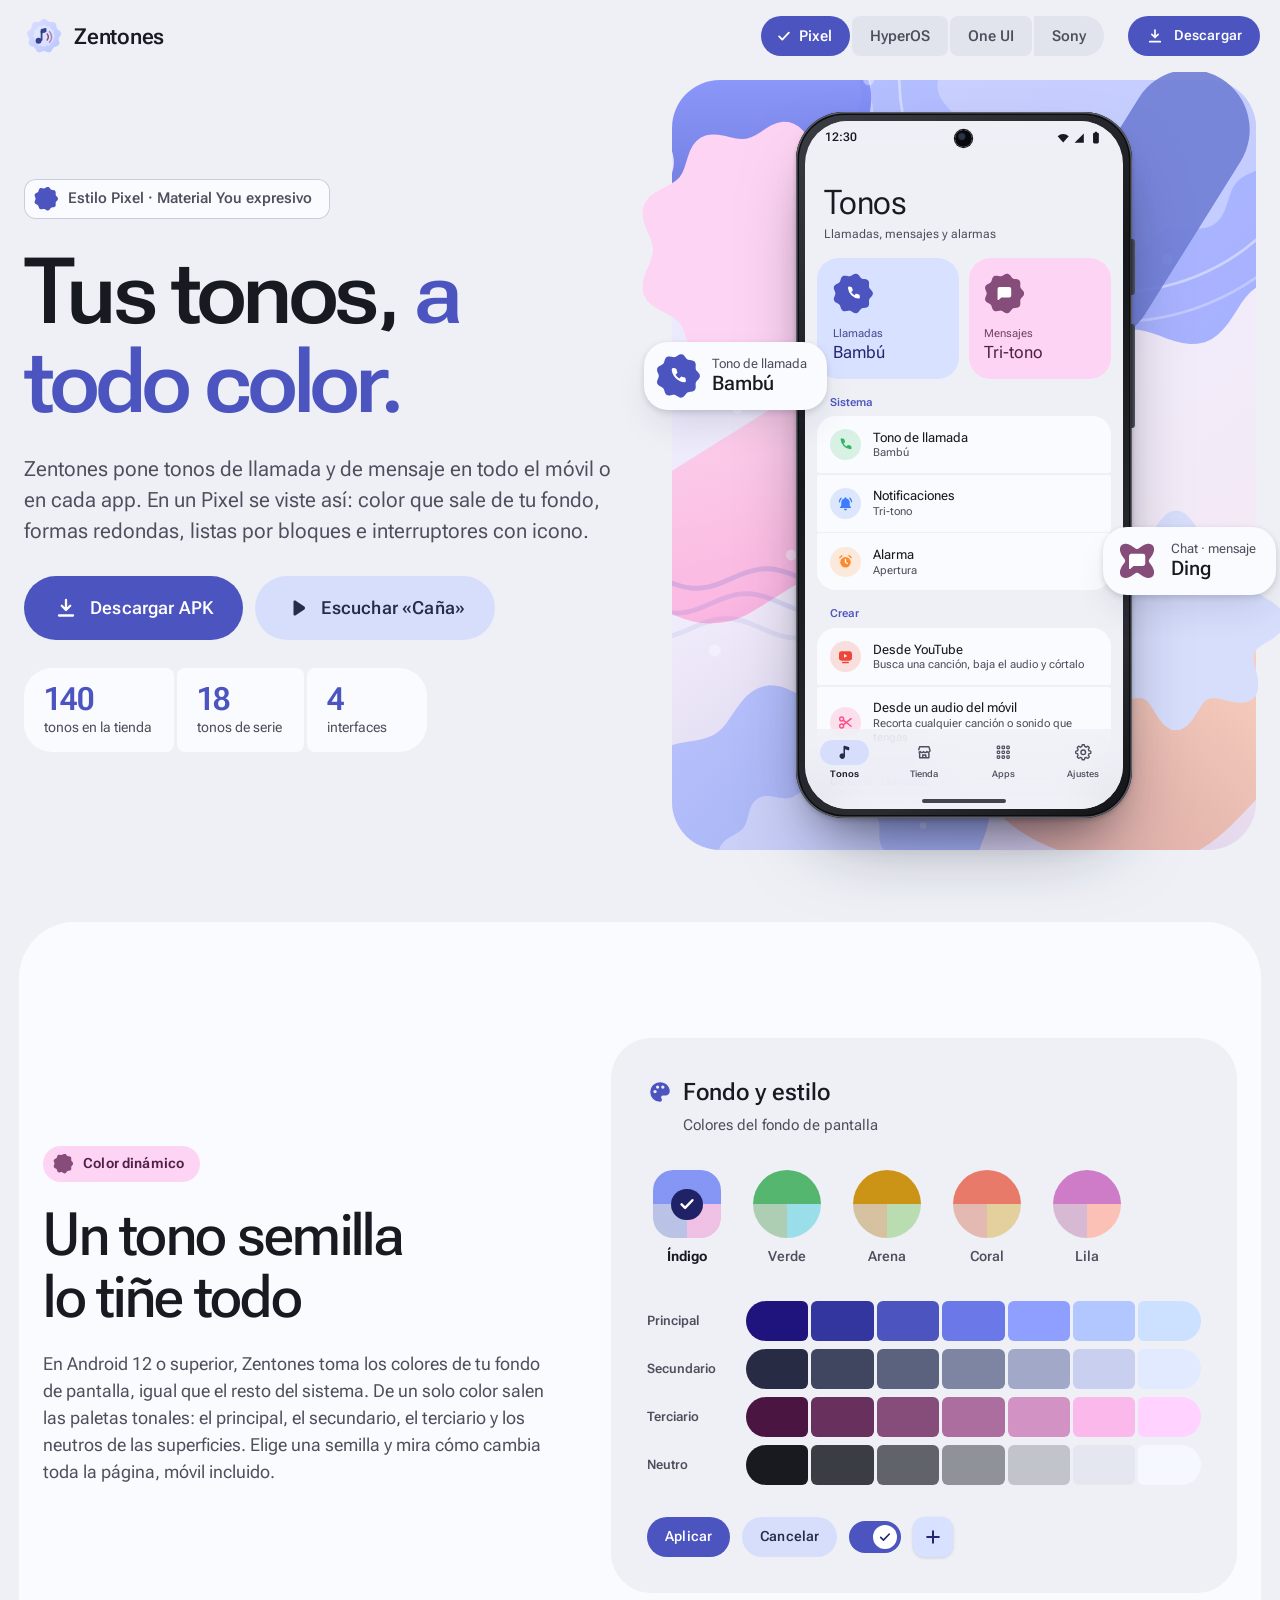
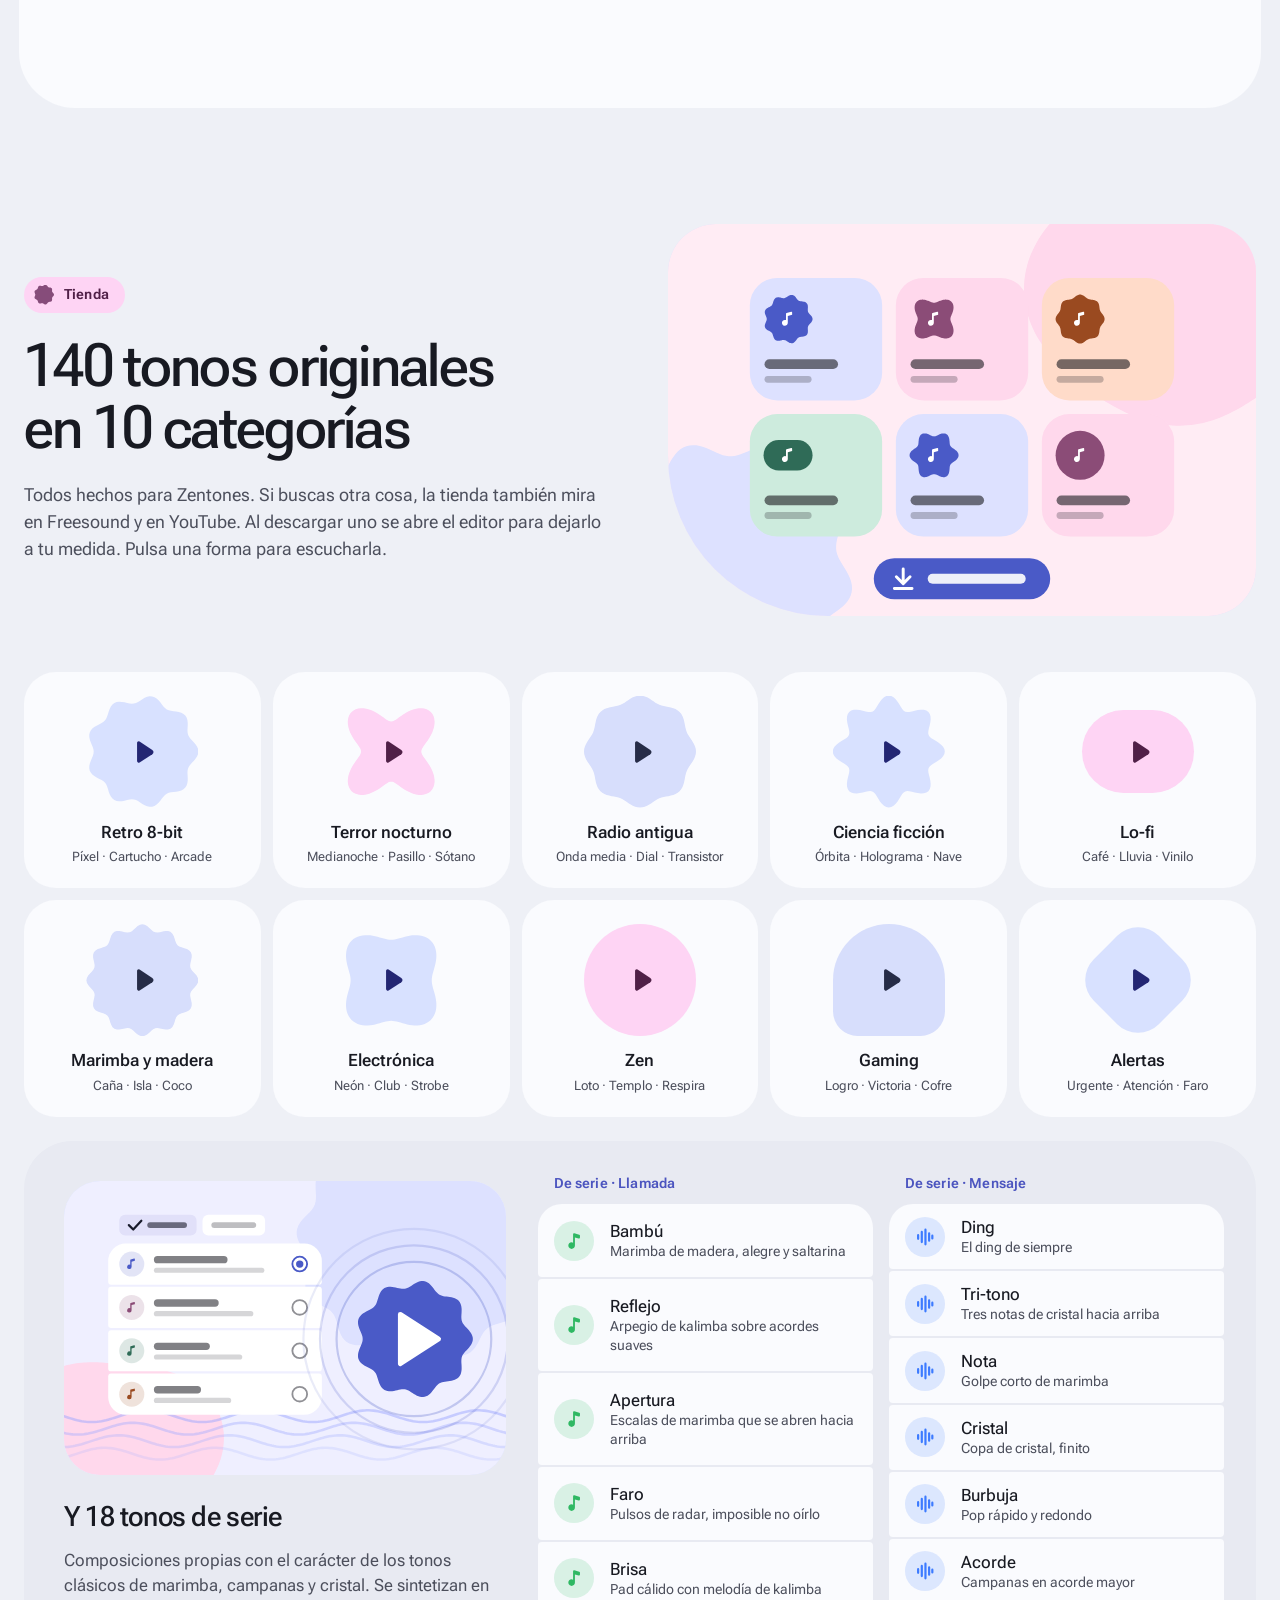
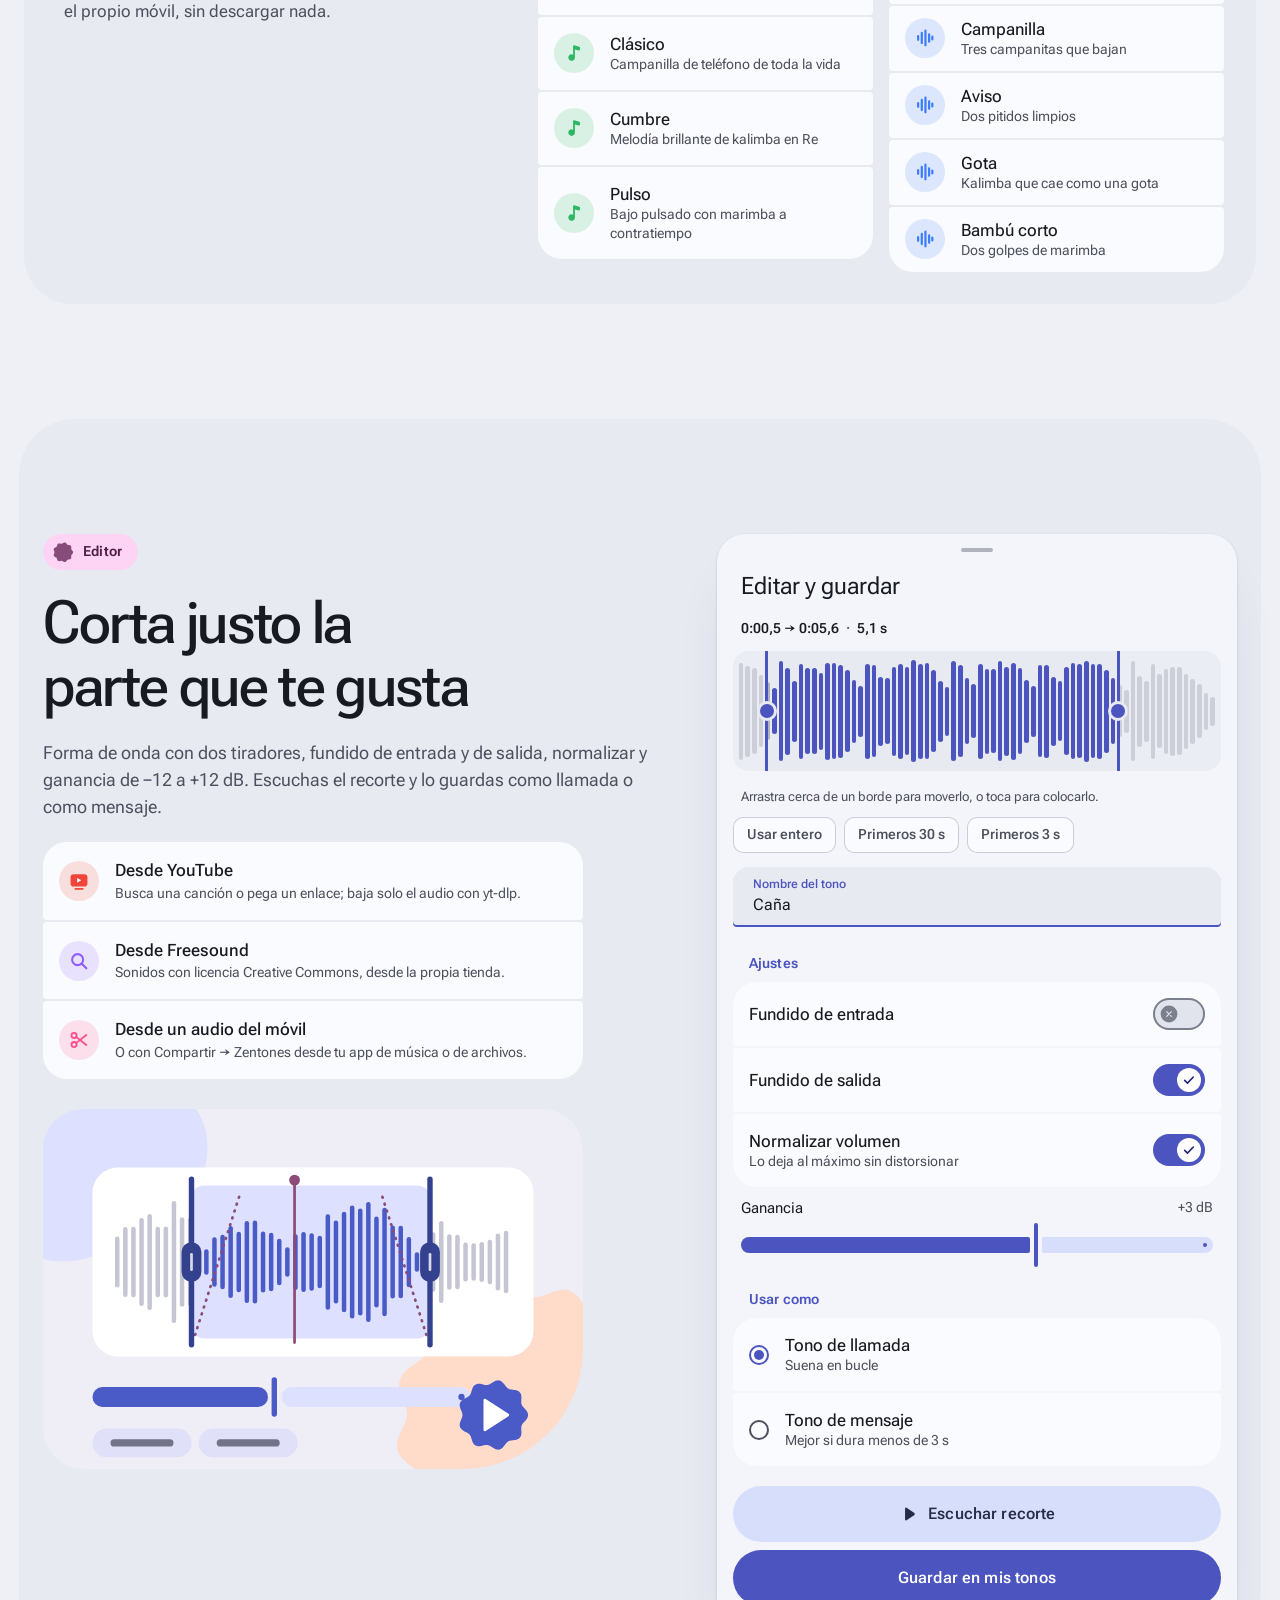
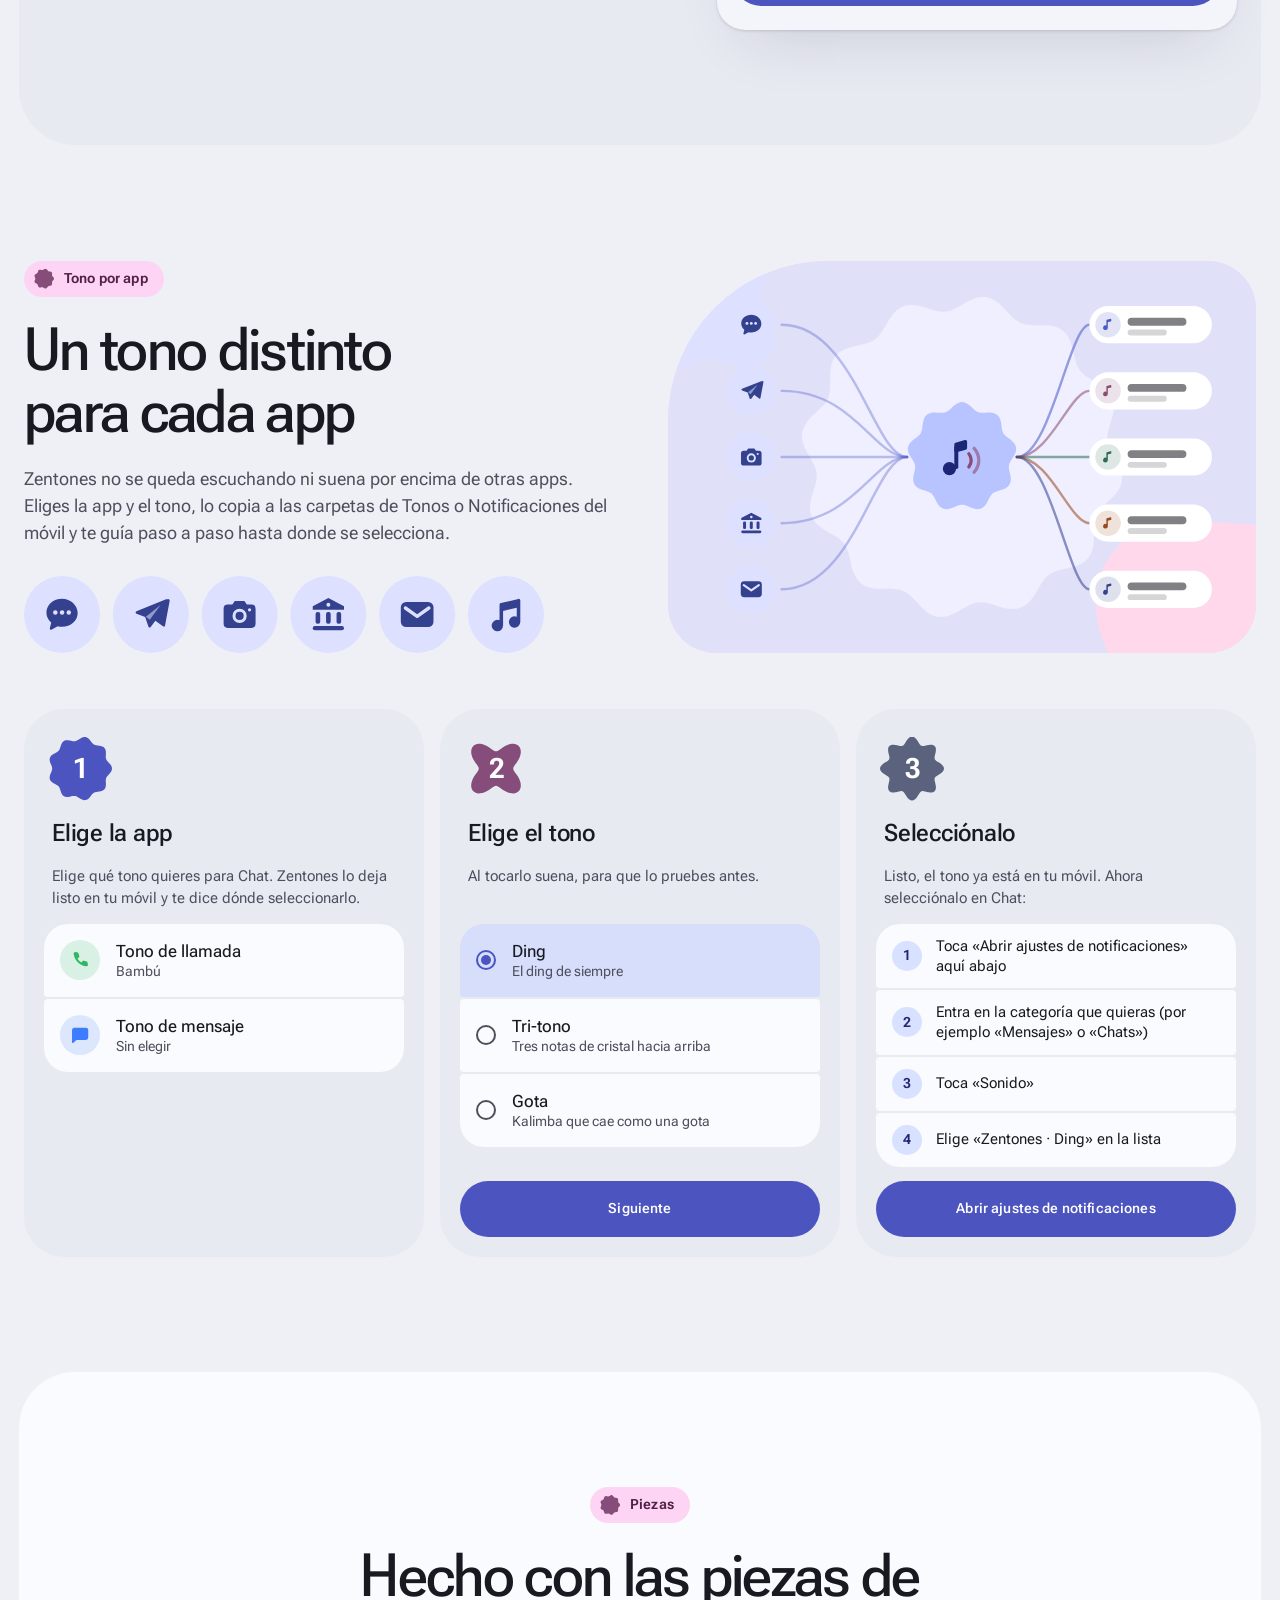
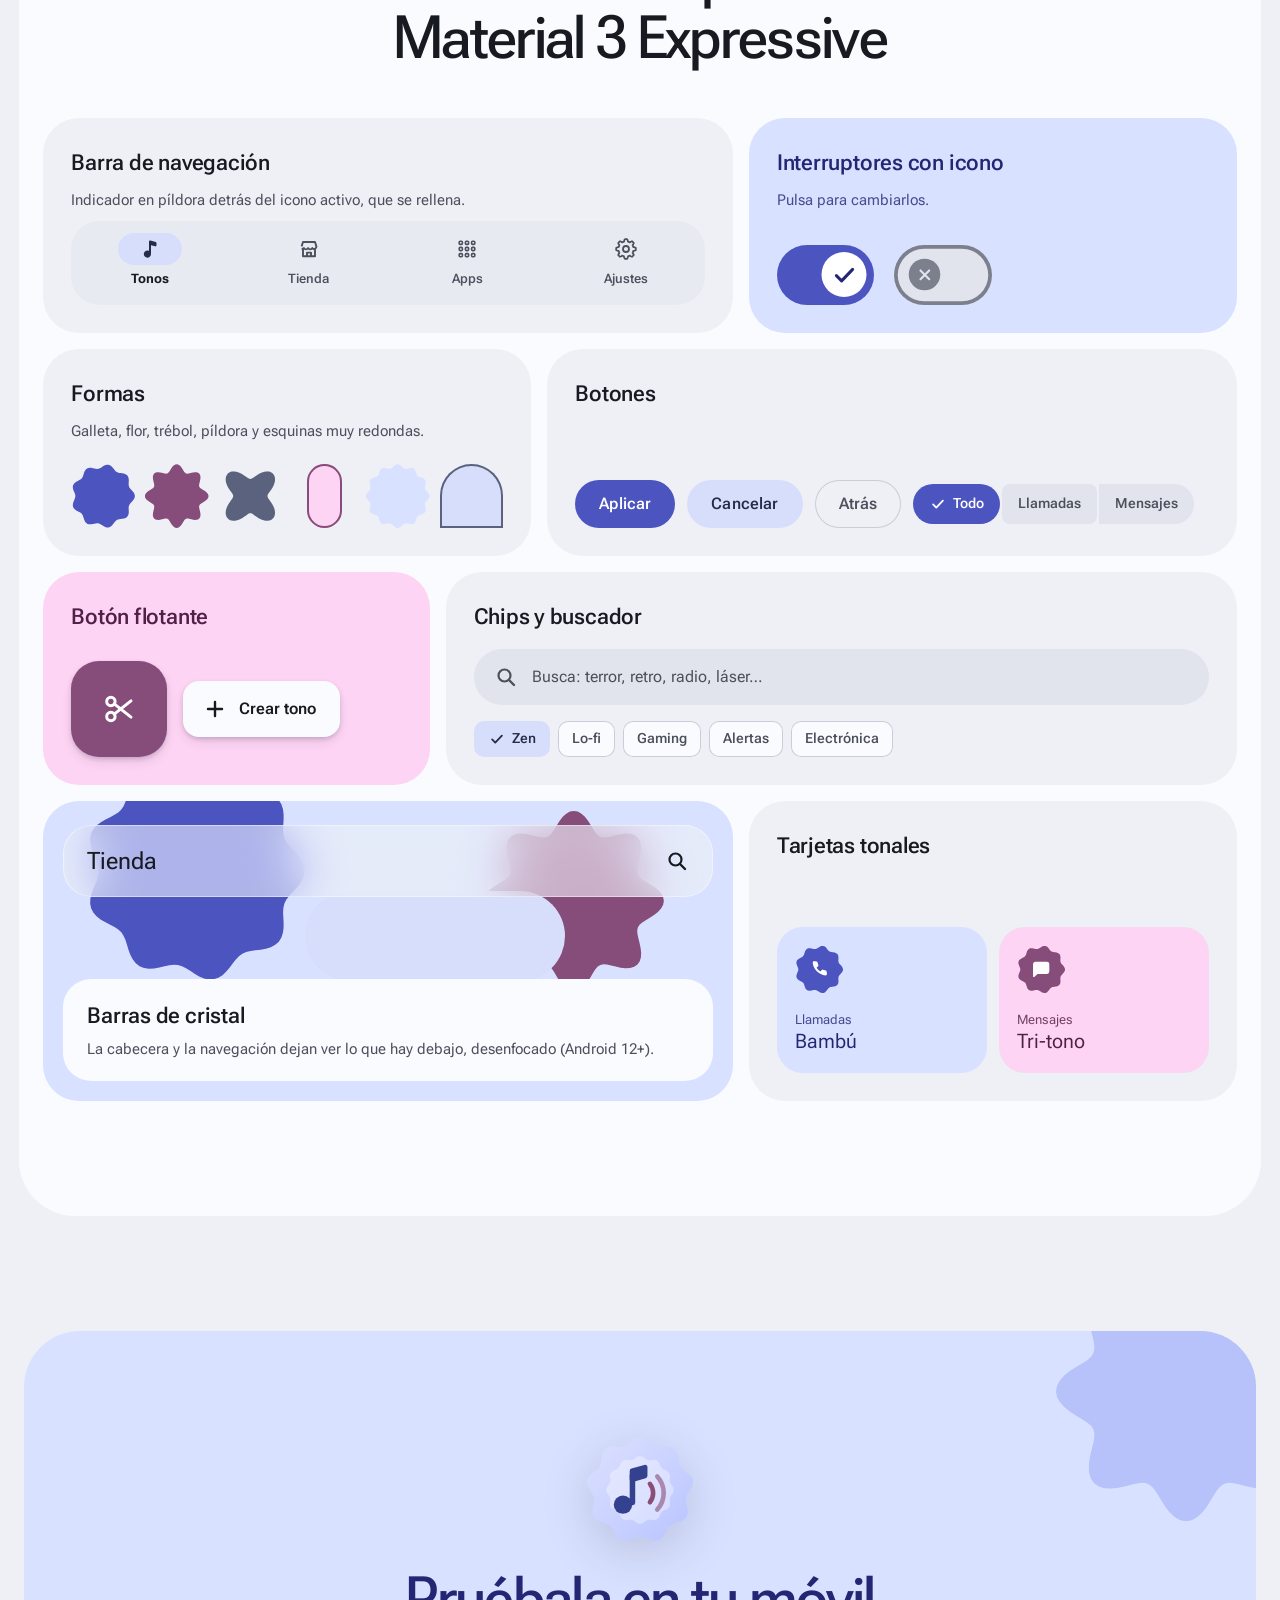
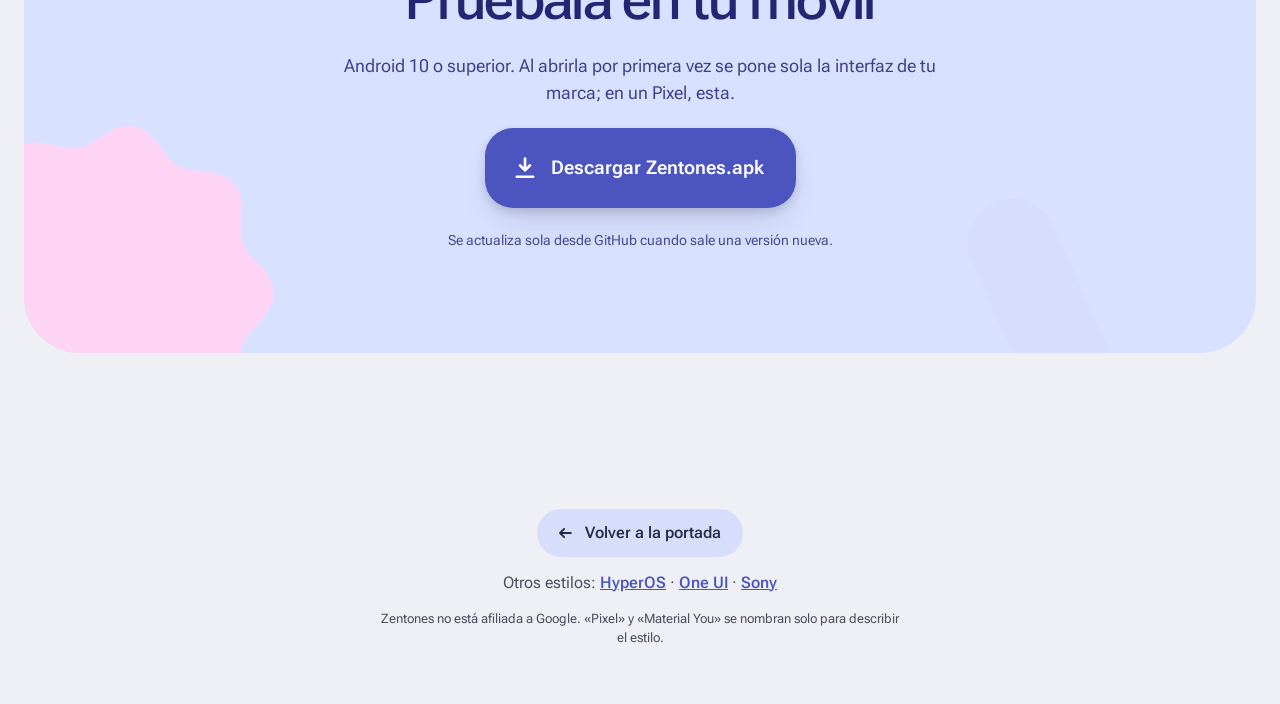
<file: docs/estilos/pixel/index.html>
<!doctype html>
<html lang="es">
<head>
<meta charset="utf-8">
<meta name="viewport" content="width=device-width, initial-scale=1, viewport-fit=cover">
<title>Zentones en estilo Pixel · Material You expresivo</title>
<meta name="description" content="Así se ve Zentones en un móvil con estilo Pixel: color dinámico, formas redondas, listas por bloques e interruptores con icono. Tonos de llamada y de mensaje para todo el móvil o para cada app.">
<meta name="theme-color" content="#eeedf6">
<meta property="og:title" content="Zentones · estilo Pixel">
<meta property="og:description" content="Tonos de llamada y de mensaje, generales y por app, con la cara de Material You expresivo.">
<meta property="og:image" content="img/og.png">
<meta property="og:type" content="website">
<link rel="icon" href="img/icon.svg" type="image/svg+xml">
<link rel="preconnect" href="https://fonts.googleapis.com">
<link rel="preconnect" href="https://fonts.gstatic.com" crossorigin>
<link rel="stylesheet" href="https://fonts.googleapis.com/css2?family=Roboto+Flex:opsz,wdth,wght@8..144,25..151,100..1000&display=swap">
<link rel="stylesheet" href="style.css">
<link rel="stylesheet" href="motion.css">
</head>
<body>
<svg class="sprite" aria-hidden="true" focusable="false" width="0" height="0">
  <defs>
    <clipPath id="sh-cookie9" clipPathUnits="objectBoundingBox"><path d="M1.0000 0.5000 L0.9970 0.5217 L0.9886 0.5427 L0.9757 0.5626 L0.9602 0.5811 L0.9440 0.5984 L0.9290 0.6150 L0.9168 0.6314 L0.9084 0.6486 L0.9038 0.6673 L0.9025 0.6877 L0.9034 0.7100 L0.9047 0.7336 L0.9047 0.7578 L0.9017 0.7813 L0.8947 0.8029 L0.8830 0.8214 L0.8668 0.8361 L0.8468 0.8468 L0.8242 0.8538 L0.8004 0.8580 L0.7768 0.8608 L0.7548 0.8638 L0.7348 0.8686 L0.7173 0.8764 L0.7018 0.8877 L0.6877 0.9025 L0.6740 0.9202 L0.6598 0.9391 L0.6443 0.9576 L0.6269 0.9737 L0.6077 0.9857 L0.5868 0.9924 L0.5649 0.9933 L0.5427 0.9886 L0.5209 0.9794 L0.5000 0.9673 L0.4802 0.9543 L0.4613 0.9425 L0.4430 0.9333 L0.4245 0.9280 L0.4054 0.9267 L0.3850 0.9290 L0.3632 0.9337 L0.3402 0.9391 L0.3164 0.9433 L0.2927 0.9445 L0.2703 0.9413 L0.2500 0.9330 L0.2327 0.9196 L0.2187 0.9017 L0.2079 0.8807 L0.1996 0.8580 L0.1928 0.8353 L0.1859 0.8141 L0.1778 0.7953 L0.1671 0.7793 L0.1532 0.7661 L0.1362 0.7548 L0.1164 0.7443 L0.0953 0.7336 L0.0744 0.7216 L0.0555 0.7073 L0.0404 0.6904 L0.0302 0.6710 L0.0255 0.6496 L0.0263 0.6269 L0.0316 0.6038 L0.0398 0.5811 L0.0491 0.5594 L0.0575 0.5387 L0.0633 0.5191 L0.0654 0.5000 L0.0633 0.4809 L0.0575 0.4613 L0.0491 0.4406 L0.0398 0.4189 L0.0316 0.3962 L0.0263 0.3731 L0.0255 0.3504 L0.0302 0.3290 L0.0404 0.3096 L0.0555 0.2927 L0.0744 0.2784 L0.0953 0.2664 L0.1164 0.2557 L0.1362 0.2452 L0.1532 0.2339 L0.1671 0.2207 L0.1778 0.2047 L0.1859 0.1859 L0.1928 0.1647 L0.1996 0.1420 L0.2079 0.1193 L0.2187 0.0983 L0.2327 0.0804 L0.2500 0.0670 L0.2703 0.0587 L0.2927 0.0555 L0.3164 0.0567 L0.3402 0.0609 L0.3632 0.0663 L0.3850 0.0710 L0.4054 0.0733 L0.4245 0.0720 L0.4430 0.0667 L0.4613 0.0575 L0.4802 0.0457 L0.5000 0.0327 L0.5209 0.0206 L0.5427 0.0114 L0.5649 0.0067 L0.5868 0.0076 L0.6077 0.0143 L0.6269 0.0263 L0.6443 0.0424 L0.6598 0.0609 L0.6740 0.0798 L0.6877 0.0975 L0.7018 0.1123 L0.7173 0.1236 L0.7348 0.1314 L0.7548 0.1362 L0.7768 0.1392 L0.8004 0.1420 L0.8242 0.1462 L0.8468 0.1532 L0.8668 0.1639 L0.8830 0.1786 L0.8947 0.1971 L0.9017 0.2187 L0.9047 0.2422 L0.9047 0.2664 L0.9034 0.2900 L0.9025 0.3123 L0.9038 0.3327 L0.9084 0.3514 L0.9168 0.3686 L0.9290 0.3850 L0.9440 0.4016 L0.9602 0.4189 L0.9757 0.4374 L0.9886 0.4573 L0.9970 0.4783Z"/></clipPath>
    <clipPath id="sh-cookie4" clipPathUnits="objectBoundingBox"><path d="M0.8621 0.5000 L0.8628 0.5158 L0.8648 0.5319 L0.8681 0.5485 L0.8725 0.5657 L0.8775 0.5837 L0.8830 0.6026 L0.8886 0.6225 L0.8938 0.6433 L0.8982 0.6649 L0.9015 0.6872 L0.9033 0.7099 L0.9031 0.7328 L0.9009 0.7554 L0.8964 0.7775 L0.8893 0.7988 L0.8798 0.8187 L0.8679 0.8371 L0.8536 0.8536 L0.8371 0.8679 L0.8187 0.8798 L0.7988 0.8893 L0.7775 0.8964 L0.7554 0.9009 L0.7328 0.9031 L0.7099 0.9033 L0.6872 0.9015 L0.6649 0.8982 L0.6433 0.8938 L0.6225 0.8886 L0.6026 0.8830 L0.5837 0.8775 L0.5657 0.8725 L0.5485 0.8681 L0.5319 0.8648 L0.5158 0.8628 L0.5000 0.8621 L0.4842 0.8628 L0.4681 0.8648 L0.4515 0.8681 L0.4343 0.8725 L0.4163 0.8775 L0.3974 0.8830 L0.3775 0.8886 L0.3567 0.8938 L0.3351 0.8982 L0.3128 0.9015 L0.2901 0.9033 L0.2672 0.9031 L0.2446 0.9009 L0.2225 0.8964 L0.2012 0.8893 L0.1813 0.8798 L0.1629 0.8679 L0.1464 0.8536 L0.1321 0.8371 L0.1202 0.8187 L0.1107 0.7988 L0.1036 0.7775 L0.0991 0.7554 L0.0969 0.7328 L0.0967 0.7099 L0.0985 0.6872 L0.1018 0.6649 L0.1062 0.6433 L0.1114 0.6225 L0.1170 0.6026 L0.1225 0.5837 L0.1275 0.5657 L0.1319 0.5485 L0.1352 0.5319 L0.1372 0.5158 L0.1379 0.5000 L0.1372 0.4842 L0.1352 0.4681 L0.1319 0.4515 L0.1275 0.4343 L0.1225 0.4163 L0.1170 0.3974 L0.1114 0.3775 L0.1062 0.3567 L0.1018 0.3351 L0.0985 0.3128 L0.0967 0.2901 L0.0969 0.2672 L0.0991 0.2446 L0.1036 0.2225 L0.1107 0.2012 L0.1202 0.1813 L0.1321 0.1629 L0.1464 0.1464 L0.1629 0.1321 L0.1813 0.1202 L0.2012 0.1107 L0.2225 0.1036 L0.2446 0.0991 L0.2672 0.0969 L0.2901 0.0967 L0.3128 0.0985 L0.3351 0.1018 L0.3567 0.1062 L0.3775 0.1114 L0.3974 0.1170 L0.4163 0.1225 L0.4343 0.1275 L0.4515 0.1319 L0.4681 0.1352 L0.4842 0.1372 L0.5000 0.1379 L0.5158 0.1372 L0.5319 0.1352 L0.5485 0.1319 L0.5657 0.1275 L0.5837 0.1225 L0.6026 0.1170 L0.6225 0.1114 L0.6433 0.1062 L0.6649 0.1018 L0.6872 0.0985 L0.7099 0.0967 L0.7328 0.0969 L0.7554 0.0991 L0.7775 0.1036 L0.7988 0.1107 L0.8187 0.1202 L0.8371 0.1321 L0.8536 0.1464 L0.8679 0.1629 L0.8798 0.1813 L0.8893 0.2012 L0.8964 0.2225 L0.9009 0.2446 L0.9031 0.2672 L0.9033 0.2901 L0.9015 0.3128 L0.8982 0.3351 L0.8938 0.3567 L0.8886 0.3775 L0.8830 0.3974 L0.8775 0.4163 L0.8725 0.4343 L0.8681 0.4515 L0.8648 0.4681 L0.8628 0.4842Z"/></clipPath>
    <clipPath id="sh-sunny" clipPathUnits="objectBoundingBox"><path d="M1.0000 0.5000 L0.9981 0.5217 L0.9925 0.5431 L0.9839 0.5637 L0.9730 0.5834 L0.9609 0.6022 L0.9485 0.6202 L0.9368 0.6377 L0.9264 0.6552 L0.9179 0.6731 L0.9113 0.6918 L0.9062 0.7115 L0.9021 0.7321 L0.8981 0.7536 L0.8935 0.7755 L0.8872 0.7971 L0.8788 0.8178 L0.8676 0.8368 L0.8536 0.8536 L0.8368 0.8676 L0.8178 0.8788 L0.7971 0.8872 L0.7755 0.8935 L0.7536 0.8981 L0.7321 0.9021 L0.7115 0.9062 L0.6918 0.9113 L0.6731 0.9179 L0.6552 0.9264 L0.6377 0.9368 L0.6202 0.9485 L0.6022 0.9609 L0.5834 0.9730 L0.5637 0.9839 L0.5431 0.9925 L0.5217 0.9981 L0.5000 1.0000 L0.4783 0.9981 L0.4569 0.9925 L0.4363 0.9839 L0.4166 0.9730 L0.3978 0.9609 L0.3798 0.9485 L0.3623 0.9368 L0.3448 0.9264 L0.3269 0.9179 L0.3082 0.9113 L0.2885 0.9062 L0.2679 0.9021 L0.2464 0.8981 L0.2245 0.8935 L0.2029 0.8872 L0.1822 0.8788 L0.1632 0.8676 L0.1464 0.8536 L0.1324 0.8368 L0.1212 0.8178 L0.1128 0.7971 L0.1065 0.7755 L0.1019 0.7536 L0.0979 0.7321 L0.0938 0.7115 L0.0887 0.6918 L0.0821 0.6731 L0.0736 0.6552 L0.0632 0.6377 L0.0515 0.6202 L0.0391 0.6022 L0.0270 0.5834 L0.0161 0.5637 L0.0075 0.5431 L0.0019 0.5217 L0.0000 0.5000 L0.0019 0.4783 L0.0075 0.4569 L0.0161 0.4363 L0.0270 0.4166 L0.0391 0.3978 L0.0515 0.3798 L0.0632 0.3623 L0.0736 0.3448 L0.0821 0.3269 L0.0887 0.3082 L0.0938 0.2885 L0.0979 0.2679 L0.1019 0.2464 L0.1065 0.2245 L0.1128 0.2029 L0.1212 0.1822 L0.1324 0.1632 L0.1464 0.1464 L0.1632 0.1324 L0.1822 0.1212 L0.2029 0.1128 L0.2245 0.1065 L0.2464 0.1019 L0.2679 0.0979 L0.2885 0.0938 L0.3082 0.0887 L0.3269 0.0821 L0.3448 0.0736 L0.3623 0.0632 L0.3798 0.0515 L0.3978 0.0391 L0.4166 0.0270 L0.4363 0.0161 L0.4569 0.0075 L0.4783 0.0019 L0.5000 0.0000 L0.5217 0.0019 L0.5431 0.0075 L0.5637 0.0161 L0.5834 0.0270 L0.6022 0.0391 L0.6202 0.0515 L0.6377 0.0632 L0.6552 0.0736 L0.6731 0.0821 L0.6918 0.0887 L0.7115 0.0938 L0.7321 0.0979 L0.7536 0.1019 L0.7755 0.1065 L0.7971 0.1128 L0.8178 0.1212 L0.8368 0.1324 L0.8536 0.1464 L0.8676 0.1632 L0.8788 0.1822 L0.8872 0.2029 L0.8935 0.2245 L0.8981 0.2464 L0.9021 0.2679 L0.9062 0.2885 L0.9113 0.3082 L0.9179 0.3269 L0.9264 0.3448 L0.9368 0.3623 L0.9485 0.3798 L0.9609 0.3978 L0.9730 0.4166 L0.9839 0.4363 L0.9925 0.4569 L0.9981 0.4783Z"/></clipPath>
    <clipPath id="sh-flower" clipPathUnits="objectBoundingBox"><path d="M1.0000 0.5000 L0.9961 0.5217 L0.9847 0.5424 L0.9672 0.5615 L0.9456 0.5786 L0.9222 0.5936 L0.8996 0.6071 L0.8800 0.6198 L0.8650 0.6328 L0.8557 0.6473 L0.8520 0.6642 L0.8534 0.6840 L0.8583 0.7069 L0.8648 0.7324 L0.8706 0.7595 L0.8739 0.7869 L0.8727 0.8127 L0.8661 0.8355 L0.8536 0.8536 L0.8355 0.8661 L0.8127 0.8727 L0.7869 0.8739 L0.7595 0.8706 L0.7324 0.8648 L0.7069 0.8583 L0.6840 0.8534 L0.6642 0.8520 L0.6473 0.8557 L0.6328 0.8650 L0.6198 0.8800 L0.6071 0.8996 L0.5936 0.9222 L0.5786 0.9456 L0.5615 0.9672 L0.5424 0.9847 L0.5217 0.9961 L0.5000 1.0000 L0.4783 0.9961 L0.4576 0.9847 L0.4385 0.9672 L0.4214 0.9456 L0.4064 0.9222 L0.3929 0.8996 L0.3802 0.8800 L0.3672 0.8650 L0.3527 0.8557 L0.3358 0.8520 L0.3160 0.8534 L0.2931 0.8583 L0.2676 0.8648 L0.2405 0.8706 L0.2131 0.8739 L0.1873 0.8727 L0.1645 0.8661 L0.1464 0.8536 L0.1339 0.8355 L0.1273 0.8127 L0.1261 0.7869 L0.1294 0.7595 L0.1352 0.7324 L0.1417 0.7069 L0.1466 0.6840 L0.1480 0.6642 L0.1443 0.6473 L0.1350 0.6328 L0.1200 0.6198 L0.1004 0.6071 L0.0778 0.5936 L0.0544 0.5786 L0.0328 0.5615 L0.0153 0.5424 L0.0039 0.5217 L0.0000 0.5000 L0.0039 0.4783 L0.0153 0.4576 L0.0328 0.4385 L0.0544 0.4214 L0.0778 0.4064 L0.1004 0.3929 L0.1200 0.3802 L0.1350 0.3672 L0.1443 0.3527 L0.1480 0.3358 L0.1466 0.3160 L0.1417 0.2931 L0.1352 0.2676 L0.1294 0.2405 L0.1261 0.2131 L0.1273 0.1873 L0.1339 0.1645 L0.1464 0.1464 L0.1645 0.1339 L0.1873 0.1273 L0.2131 0.1261 L0.2405 0.1294 L0.2676 0.1352 L0.2931 0.1417 L0.3160 0.1466 L0.3358 0.1480 L0.3527 0.1443 L0.3672 0.1350 L0.3802 0.1200 L0.3929 0.1004 L0.4064 0.0778 L0.4214 0.0544 L0.4385 0.0328 L0.4576 0.0153 L0.4783 0.0039 L0.5000 0.0000 L0.5217 0.0039 L0.5424 0.0153 L0.5615 0.0328 L0.5786 0.0544 L0.5936 0.0778 L0.6071 0.1004 L0.6198 0.1200 L0.6328 0.1350 L0.6473 0.1443 L0.6642 0.1480 L0.6840 0.1466 L0.7069 0.1417 L0.7324 0.1352 L0.7595 0.1294 L0.7869 0.1261 L0.8127 0.1273 L0.8355 0.1339 L0.8536 0.1464 L0.8661 0.1645 L0.8727 0.1873 L0.8739 0.2131 L0.8706 0.2405 L0.8648 0.2676 L0.8583 0.2931 L0.8534 0.3160 L0.8520 0.3358 L0.8557 0.3527 L0.8650 0.3672 L0.8800 0.3802 L0.8996 0.3929 L0.9222 0.4064 L0.9456 0.4214 L0.9672 0.4385 L0.9847 0.4576 L0.9961 0.4783Z"/></clipPath>
    <clipPath id="sh-burst" clipPathUnits="objectBoundingBox"><path d="M1.0000 0.5000 L0.9957 0.5216 L0.9840 0.5423 L0.9677 0.5616 L0.9506 0.5795 L0.9366 0.5968 L0.9283 0.6148 L0.9265 0.6345 L0.9300 0.6565 L0.9358 0.6805 L0.9403 0.7053 L0.9401 0.7291 L0.9330 0.7500 L0.9185 0.7666 L0.8980 0.7787 L0.8742 0.7872 L0.8505 0.7941 L0.8297 0.8021 L0.8135 0.8135 L0.8021 0.8297 L0.7941 0.8505 L0.7872 0.8742 L0.7787 0.8980 L0.7666 0.9185 L0.7500 0.9330 L0.7291 0.9401 L0.7053 0.9403 L0.6805 0.9358 L0.6565 0.9300 L0.6345 0.9265 L0.6148 0.9283 L0.5968 0.9366 L0.5795 0.9506 L0.5616 0.9677 L0.5423 0.9840 L0.5216 0.9957 L0.5000 1.0000 L0.4784 0.9957 L0.4577 0.9840 L0.4384 0.9677 L0.4205 0.9506 L0.4032 0.9366 L0.3852 0.9283 L0.3655 0.9265 L0.3435 0.9300 L0.3195 0.9358 L0.2947 0.9403 L0.2709 0.9401 L0.2500 0.9330 L0.2334 0.9185 L0.2213 0.8980 L0.2128 0.8742 L0.2059 0.8505 L0.1979 0.8297 L0.1865 0.8135 L0.1703 0.8021 L0.1495 0.7941 L0.1258 0.7872 L0.1020 0.7787 L0.0815 0.7666 L0.0670 0.7500 L0.0599 0.7291 L0.0597 0.7053 L0.0642 0.6805 L0.0700 0.6565 L0.0735 0.6345 L0.0717 0.6148 L0.0634 0.5968 L0.0494 0.5795 L0.0323 0.5616 L0.0160 0.5423 L0.0043 0.5216 L0.0000 0.5000 L0.0043 0.4784 L0.0160 0.4577 L0.0323 0.4384 L0.0494 0.4205 L0.0634 0.4032 L0.0717 0.3852 L0.0735 0.3655 L0.0700 0.3435 L0.0642 0.3195 L0.0597 0.2947 L0.0599 0.2709 L0.0670 0.2500 L0.0815 0.2334 L0.1020 0.2213 L0.1258 0.2128 L0.1495 0.2059 L0.1703 0.1979 L0.1865 0.1865 L0.1979 0.1703 L0.2059 0.1495 L0.2128 0.1258 L0.2213 0.1020 L0.2334 0.0815 L0.2500 0.0670 L0.2709 0.0599 L0.2947 0.0597 L0.3195 0.0642 L0.3435 0.0700 L0.3655 0.0735 L0.3852 0.0717 L0.4032 0.0634 L0.4205 0.0494 L0.4384 0.0323 L0.4577 0.0160 L0.4784 0.0043 L0.5000 0.0000 L0.5216 0.0043 L0.5423 0.0160 L0.5616 0.0323 L0.5795 0.0494 L0.5968 0.0634 L0.6148 0.0717 L0.6345 0.0735 L0.6565 0.0700 L0.6805 0.0642 L0.7053 0.0597 L0.7291 0.0599 L0.7500 0.0670 L0.7666 0.0815 L0.7787 0.1020 L0.7872 0.1258 L0.7941 0.1495 L0.8021 0.1703 L0.8135 0.1865 L0.8297 0.1979 L0.8505 0.2059 L0.8742 0.2128 L0.8980 0.2213 L0.9185 0.2334 L0.9330 0.2500 L0.9401 0.2709 L0.9403 0.2947 L0.9358 0.3195 L0.9300 0.3435 L0.9265 0.3655 L0.9283 0.3852 L0.9366 0.4032 L0.9506 0.4205 L0.9677 0.4384 L0.9840 0.4577 L0.9957 0.4784Z"/></clipPath>
    <clipPath id="sh-clover" clipPathUnits="objectBoundingBox"><path d="M0.7692 0.5000 L0.7707 0.5118 L0.7751 0.5241 L0.7823 0.5372 L0.7917 0.5514 L0.8031 0.5672 L0.8158 0.5846 L0.8292 0.6038 L0.8426 0.6247 L0.8553 0.6472 L0.8667 0.6710 L0.8762 0.6958 L0.8830 0.7212 L0.8869 0.7465 L0.8875 0.7713 L0.8844 0.7950 L0.8777 0.8169 L0.8673 0.8366 L0.8536 0.8536 L0.8366 0.8673 L0.8169 0.8777 L0.7950 0.8844 L0.7713 0.8875 L0.7465 0.8869 L0.7212 0.8830 L0.6958 0.8762 L0.6710 0.8667 L0.6472 0.8553 L0.6247 0.8426 L0.6038 0.8292 L0.5846 0.8158 L0.5672 0.8031 L0.5514 0.7917 L0.5372 0.7823 L0.5241 0.7751 L0.5118 0.7707 L0.5000 0.7692 L0.4882 0.7707 L0.4759 0.7751 L0.4628 0.7823 L0.4486 0.7917 L0.4328 0.8031 L0.4154 0.8158 L0.3962 0.8292 L0.3753 0.8426 L0.3528 0.8553 L0.3290 0.8667 L0.3042 0.8762 L0.2788 0.8830 L0.2535 0.8869 L0.2287 0.8875 L0.2050 0.8844 L0.1831 0.8777 L0.1634 0.8673 L0.1464 0.8536 L0.1327 0.8366 L0.1223 0.8169 L0.1156 0.7950 L0.1125 0.7713 L0.1131 0.7465 L0.1170 0.7212 L0.1238 0.6958 L0.1333 0.6710 L0.1447 0.6472 L0.1574 0.6247 L0.1708 0.6038 L0.1842 0.5846 L0.1969 0.5672 L0.2083 0.5514 L0.2177 0.5372 L0.2249 0.5241 L0.2293 0.5118 L0.2308 0.5000 L0.2293 0.4882 L0.2249 0.4759 L0.2177 0.4628 L0.2083 0.4486 L0.1969 0.4328 L0.1842 0.4154 L0.1708 0.3962 L0.1574 0.3753 L0.1447 0.3528 L0.1333 0.3290 L0.1238 0.3042 L0.1170 0.2788 L0.1131 0.2535 L0.1125 0.2287 L0.1156 0.2050 L0.1223 0.1831 L0.1327 0.1634 L0.1464 0.1464 L0.1634 0.1327 L0.1831 0.1223 L0.2050 0.1156 L0.2287 0.1125 L0.2535 0.1131 L0.2788 0.1170 L0.3042 0.1238 L0.3290 0.1333 L0.3528 0.1447 L0.3753 0.1574 L0.3962 0.1708 L0.4154 0.1842 L0.4328 0.1969 L0.4486 0.2083 L0.4628 0.2177 L0.4759 0.2249 L0.4882 0.2293 L0.5000 0.2308 L0.5118 0.2293 L0.5241 0.2249 L0.5372 0.2177 L0.5514 0.2083 L0.5672 0.1969 L0.5846 0.1842 L0.6038 0.1708 L0.6247 0.1574 L0.6472 0.1447 L0.6710 0.1333 L0.6958 0.1238 L0.7212 0.1170 L0.7465 0.1131 L0.7713 0.1125 L0.7950 0.1156 L0.8169 0.1223 L0.8366 0.1327 L0.8536 0.1464 L0.8673 0.1634 L0.8777 0.1831 L0.8844 0.2050 L0.8875 0.2287 L0.8869 0.2535 L0.8830 0.2788 L0.8762 0.3042 L0.8667 0.3290 L0.8553 0.3528 L0.8426 0.3753 L0.8292 0.3962 L0.8158 0.4154 L0.8031 0.4328 L0.7917 0.4486 L0.7823 0.4628 L0.7751 0.4759 L0.7707 0.4882Z"/></clipPath>
  </defs>
  <symbol id="i-music" viewBox="0 0 24 24"><path d="M11 4.6a1.1 1.1 0 0 1 1.4-1l5.3 1.5a1.1 1.1 0 0 1 .8 1.1v2.1a1.1 1.1 0 0 1-1.4 1L13 8.2V17a3.6 3.6 0 1 1-2-3.2Z"/></symbol>
  <symbol id="i-music-o" viewBox="0 0 24 24"><path fill="none" stroke="currentColor" stroke-width="2" stroke-linejoin="round" d="M12 16.8V4.4l5.6 1.6v2.2L12 6.6"/><circle cx="8.6" cy="16.8" r="3.2" fill="none" stroke="currentColor" stroke-width="2"/></symbol>
  <symbol id="i-store" viewBox="0 0 24 24"><path d="M3.8 9.3 5.2 4.8a1.2 1.2 0 0 1 1.1-.8h11.4a1.2 1.2 0 0 1 1.1.8l1.4 4.5a3 3 0 0 1-5.4 2.1 3.1 3.1 0 0 1-5.6 0 3 3 0 0 1-5.4-2.1ZM5.3 13.6a4.6 4.6 0 0 0 3.9-.5 4.7 4.7 0 0 0 5.6 0 4.6 4.6 0 0 0 3.9.5V19a1.2 1.2 0 0 1-1.2 1H14v-4.2h-4V20H6.5a1.2 1.2 0 0 1-1.2-1Z"/></symbol>
  <symbol id="i-store-o" viewBox="0 0 24 24"><path fill="none" stroke="currentColor" stroke-width="1.9" stroke-linejoin="round" d="M4.6 9.4 6 5h12l1.4 4.4a2.3 2.3 0 0 1-4.1 1.7 2.4 2.4 0 0 1-4.2 0 2.4 2.4 0 0 1-4.2 0 2.3 2.3 0 0 1-2.3.6M6 12.6V19.2h12v-6.6M10 19.2v-3.6h4v3.6"/></symbol>
  <symbol id="i-apps" viewBox="0 0 24 24"><rect x="3.5" y="3.5" width="4.4" height="4.4" rx="1.4"/><rect x="9.8" y="3.5" width="4.4" height="4.4" rx="1.4"/><rect x="16.1" y="3.5" width="4.4" height="4.4" rx="1.4"/><rect x="3.5" y="9.8" width="4.4" height="4.4" rx="1.4"/><rect x="9.8" y="9.8" width="4.4" height="4.4" rx="1.4"/><rect x="16.1" y="9.8" width="4.4" height="4.4" rx="1.4"/><rect x="3.5" y="16.1" width="4.4" height="4.4" rx="1.4"/><rect x="9.8" y="16.1" width="4.4" height="4.4" rx="1.4"/><rect x="16.1" y="16.1" width="4.4" height="4.4" rx="1.4"/></symbol>
  <symbol id="i-apps-o" viewBox="0 0 24 24"><g fill="none" stroke="currentColor" stroke-width="1.6"><rect x="4.2" y="4.2" width="3.2" height="3.2" rx="1"/><rect x="10.4" y="4.2" width="3.2" height="3.2" rx="1"/><rect x="16.6" y="4.2" width="3.2" height="3.2" rx="1"/><rect x="4.2" y="10.4" width="3.2" height="3.2" rx="1"/><rect x="10.4" y="10.4" width="3.2" height="3.2" rx="1"/><rect x="16.6" y="10.4" width="3.2" height="3.2" rx="1"/><rect x="4.2" y="16.6" width="3.2" height="3.2" rx="1"/><rect x="10.4" y="16.6" width="3.2" height="3.2" rx="1"/><rect x="16.6" y="16.6" width="3.2" height="3.2" rx="1"/></g></symbol>
  <symbol id="i-gear" viewBox="0 0 24 24"><path fill-rule="evenodd" d="M22.60 12.00 L22.59 12.35 L22.58 12.69 L22.55 13.04 L22.51 13.38 L21.84 13.62 L21.12 13.81 L20.40 13.96 L19.73 14.07 L19.66 14.32 L19.58 14.57 L19.49 14.82 L19.39 15.06 L19.29 15.30 L19.17 15.54 L19.06 15.77 L18.93 16.00 L19.33 16.56 L19.73 17.17 L20.11 17.81 L20.41 18.45 L20.19 18.72 L19.97 18.99 L19.74 19.25 L19.50 19.50 L19.25 19.74 L18.99 19.97 L18.72 20.19 L18.45 20.41 L17.81 20.11 L17.17 19.73 L16.56 19.33 L16.00 18.93 L15.77 19.06 L15.54 19.17 L15.30 19.29 L15.06 19.39 L14.82 19.49 L14.57 19.58 L14.32 19.66 L14.07 19.73 L13.96 20.40 L13.81 21.12 L13.62 21.84 L13.38 22.51 L13.04 22.55 L12.69 22.58 L12.35 22.59 L12.00 22.60 L11.65 22.59 L11.31 22.58 L10.96 22.55 L10.62 22.51 L10.38 21.84 L10.19 21.12 L10.04 20.40 L9.93 19.73 L9.68 19.66 L9.43 19.58 L9.18 19.49 L8.94 19.39 L8.70 19.29 L8.46 19.17 L8.23 19.06 L8.00 18.93 L7.44 19.33 L6.83 19.73 L6.19 20.11 L5.55 20.41 L5.28 20.19 L5.01 19.97 L4.75 19.74 L4.50 19.50 L4.26 19.25 L4.03 18.99 L3.81 18.72 L3.59 18.45 L3.89 17.81 L4.27 17.17 L4.67 16.56 L5.07 16.00 L4.94 15.77 L4.83 15.54 L4.71 15.30 L4.61 15.06 L4.51 14.82 L4.42 14.57 L4.34 14.32 L4.27 14.07 L3.60 13.96 L2.88 13.81 L2.16 13.62 L1.49 13.38 L1.45 13.04 L1.42 12.69 L1.41 12.35 L1.40 12.00 L1.41 11.65 L1.42 11.31 L1.45 10.96 L1.49 10.62 L2.16 10.38 L2.88 10.19 L3.60 10.04 L4.27 9.93 L4.34 9.68 L4.42 9.43 L4.51 9.18 L4.61 8.94 L4.71 8.70 L4.83 8.46 L4.94 8.23 L5.07 8.00 L4.67 7.44 L4.27 6.83 L3.89 6.19 L3.59 5.55 L3.81 5.28 L4.03 5.01 L4.26 4.75 L4.50 4.50 L4.75 4.26 L5.01 4.03 L5.28 3.81 L5.55 3.59 L6.19 3.89 L6.83 4.27 L7.44 4.67 L8.00 5.07 L8.23 4.94 L8.46 4.83 L8.70 4.71 L8.94 4.61 L9.18 4.51 L9.43 4.42 L9.68 4.34 L9.93 4.27 L10.04 3.60 L10.19 2.88 L10.38 2.16 L10.62 1.49 L10.96 1.45 L11.31 1.42 L11.65 1.41 L12.00 1.40 L12.35 1.41 L12.69 1.42 L13.04 1.45 L13.38 1.49 L13.62 2.16 L13.81 2.88 L13.96 3.60 L14.07 4.27 L14.32 4.34 L14.57 4.42 L14.82 4.51 L15.06 4.61 L15.30 4.71 L15.54 4.83 L15.77 4.94 L16.00 5.07 L16.56 4.67 L17.17 4.27 L17.81 3.89 L18.45 3.59 L18.72 3.81 L18.99 4.03 L19.25 4.26 L19.50 4.50 L19.74 4.75 L19.97 5.01 L20.19 5.28 L20.41 5.55 L20.11 6.19 L19.73 6.83 L19.33 7.44 L18.93 8.00 L19.06 8.23 L19.17 8.46 L19.29 8.70 L19.39 8.94 L19.49 9.18 L19.58 9.43 L19.66 9.68 L19.73 9.93 L20.40 10.04 L21.12 10.19 L21.84 10.38 L22.51 10.62 L22.55 10.96 L22.58 11.31 L22.59 11.65Z M12 8.6a3.4 3.4 0 1 0 0 6.8 3.4 3.4 0 1 0 0-6.8Z"/></symbol>
  <symbol id="i-gear-o" viewBox="0 0 24 24"><path fill="none" stroke="currentColor" stroke-width="1.8" stroke-linejoin="round" d="M21.80 12.00 L21.79 12.32 L21.78 12.64 L21.75 12.96 L21.72 13.28 L21.15 13.51 L20.53 13.70 L19.92 13.85 L19.34 13.97 L19.27 14.21 L19.20 14.44 L19.11 14.68 L19.02 14.91 L18.92 15.14 L18.82 15.36 L18.70 15.58 L18.58 15.80 L18.90 16.29 L19.23 16.83 L19.53 17.40 L19.77 17.97 L19.58 18.22 L19.37 18.46 L19.15 18.70 L18.93 18.93 L18.70 19.15 L18.46 19.37 L18.22 19.58 L17.97 19.77 L17.40 19.53 L16.83 19.23 L16.29 18.90 L15.80 18.58 L15.58 18.70 L15.36 18.82 L15.14 18.92 L14.91 19.02 L14.68 19.11 L14.44 19.20 L14.21 19.27 L13.97 19.34 L13.85 19.92 L13.70 20.53 L13.51 21.15 L13.28 21.72 L12.96 21.75 L12.64 21.78 L12.32 21.79 L12.00 21.80 L11.68 21.79 L11.36 21.78 L11.04 21.75 L10.72 21.72 L10.49 21.15 L10.30 20.53 L10.15 19.92 L10.03 19.34 L9.79 19.27 L9.56 19.20 L9.32 19.11 L9.09 19.02 L8.86 18.92 L8.64 18.82 L8.42 18.70 L8.20 18.58 L7.71 18.90 L7.17 19.23 L6.60 19.53 L6.03 19.77 L5.78 19.58 L5.54 19.37 L5.30 19.15 L5.07 18.93 L4.85 18.70 L4.63 18.46 L4.42 18.22 L4.23 17.97 L4.47 17.40 L4.77 16.83 L5.10 16.29 L5.42 15.80 L5.30 15.58 L5.18 15.36 L5.08 15.14 L4.98 14.91 L4.89 14.68 L4.80 14.44 L4.73 14.21 L4.66 13.97 L4.08 13.85 L3.47 13.70 L2.85 13.51 L2.28 13.28 L2.25 12.96 L2.22 12.64 L2.21 12.32 L2.20 12.00 L2.21 11.68 L2.22 11.36 L2.25 11.04 L2.28 10.72 L2.85 10.49 L3.47 10.30 L4.08 10.15 L4.66 10.03 L4.73 9.79 L4.80 9.56 L4.89 9.32 L4.98 9.09 L5.08 8.86 L5.18 8.64 L5.30 8.42 L5.42 8.20 L5.10 7.71 L4.77 7.17 L4.47 6.60 L4.23 6.03 L4.42 5.78 L4.63 5.54 L4.85 5.30 L5.07 5.07 L5.30 4.85 L5.54 4.63 L5.78 4.42 L6.03 4.23 L6.60 4.47 L7.17 4.77 L7.71 5.10 L8.20 5.42 L8.42 5.30 L8.64 5.18 L8.86 5.08 L9.09 4.98 L9.32 4.89 L9.56 4.80 L9.79 4.73 L10.03 4.66 L10.15 4.08 L10.30 3.47 L10.49 2.85 L10.72 2.28 L11.04 2.25 L11.36 2.22 L11.68 2.21 L12.00 2.20 L12.32 2.21 L12.64 2.22 L12.96 2.25 L13.28 2.28 L13.51 2.85 L13.70 3.47 L13.85 4.08 L13.97 4.66 L14.21 4.73 L14.44 4.80 L14.68 4.89 L14.91 4.98 L15.14 5.08 L15.36 5.18 L15.58 5.30 L15.80 5.42 L16.29 5.10 L16.83 4.77 L17.40 4.47 L17.97 4.23 L18.22 4.42 L18.46 4.63 L18.70 4.85 L18.93 5.07 L19.15 5.30 L19.37 5.54 L19.58 5.78 L19.77 6.03 L19.53 6.60 L19.23 7.17 L18.90 7.71 L18.58 8.20 L18.70 8.42 L18.82 8.64 L18.92 8.86 L19.02 9.09 L19.11 9.32 L19.20 9.56 L19.27 9.79 L19.34 10.03 L19.92 10.15 L20.53 10.30 L21.15 10.49 L21.72 10.72 L21.75 11.04 L21.78 11.36 L21.79 11.68Z"/><circle cx="12" cy="12" r="3" fill="none" stroke="currentColor" stroke-width="1.8"/></symbol>
  <symbol id="i-search" viewBox="0 0 24 24"><circle cx="10.5" cy="10.5" r="6" fill="none" stroke="currentColor" stroke-width="2.2"/><path d="m15 15 5 5" stroke="currentColor" stroke-width="2.4" stroke-linecap="round"/></symbol>
  <symbol id="i-play" viewBox="0 0 24 24"><path d="M8.5 5.6a1.2 1.2 0 0 1 1.8-1l9 5.9a1.8 1.8 0 0 1 0 3l-9 5.9a1.2 1.2 0 0 1-1.8-1Z"/></symbol>
  <symbol id="i-stop" viewBox="0 0 24 24"><rect x="6.5" y="6.5" width="11" height="11" rx="2.5"/></symbol>
  <symbol id="i-check" viewBox="0 0 24 24"><path d="m5.5 12.5 4.2 4.2 8.8-9.2" fill="none" stroke="currentColor" stroke-width="2.4" stroke-linecap="round" stroke-linejoin="round"/></symbol>
  <symbol id="i-close" viewBox="0 0 24 24"><path d="m7 7 10 10M17 7 7 17" fill="none" stroke="currentColor" stroke-width="2.4" stroke-linecap="round"/></symbol>
  <symbol id="i-download" viewBox="0 0 24 24"><path d="M12 4v10m0 0-4.2-4.2M12 14l4.2-4.2M5 19.5h14" fill="none" stroke="currentColor" stroke-width="2.3" stroke-linecap="round" stroke-linejoin="round"/></symbol>
  <symbol id="i-cloud" viewBox="0 0 24 24"><path d="M7 19a5 5 0 0 1-.7-9.9 6.5 6.5 0 0 1 12.4 1.8A4.1 4.1 0 0 1 17.9 19Z"/><path d="M12 10v6m0 0-2.6-2.6M12 16l2.6-2.6" fill="none" stroke="var(--icon-cut, #fff)" stroke-width="1.9" stroke-linecap="round" stroke-linejoin="round"/></symbol>
  <symbol id="i-call" viewBox="0 0 24 24"><path d="M7.2 3.4 9.4 3.8a1.2 1.2 0 0 1 .9.8l1 3.2a1.2 1.2 0 0 1-.4 1.3L9.3 10.5a12.6 12.6 0 0 0 4.2 4.2l1.4-1.6a1.2 1.2 0 0 1 1.3-.4l3.2 1a1.2 1.2 0 0 1 .8.9l.4 2.2a1.8 1.8 0 0 1-1.7 2.1A15.5 15.5 0 0 1 5.1 5.1a1.8 1.8 0 0 1 2.1-1.7Z"/></symbol>
  <symbol id="i-chat" viewBox="0 0 24 24"><path d="M5.6 4h12.8A2.6 2.6 0 0 1 21 6.6v8.2a2.6 2.6 0 0 1-2.6 2.6H8.2L4.6 20.6a.8.8 0 0 1-1.3-.6V6.6A2.6 2.6 0 0 1 5.6 4Z"/></symbol>
  <symbol id="i-bell" viewBox="0 0 24 24"><path d="M12 3.2a1.4 1.4 0 0 1 1.4 1.4v.5a6 6 0 0 1 4.6 5.8v4.3l1.6 1.9a.8.8 0 0 1-.6 1.3H5a.8.8 0 0 1-.6-1.3L6 15.2v-4.3a6 6 0 0 1 4.6-5.8v-.5A1.4 1.4 0 0 1 12 3.2ZM9.8 19.6h4.4a2.2 2.2 0 0 1-4.4 0Z"/><path d="M3.4 9.6a8.6 8.6 0 0 1 2.4-5M20.6 9.6a8.6 8.6 0 0 0-2.4-5" fill="none" stroke="currentColor" stroke-width="1.8" stroke-linecap="round"/></symbol>
  <symbol id="i-alarm" viewBox="0 0 24 24"><circle cx="12" cy="13" r="7.4"/><path d="M12 9.2V13l2.6 1.8" fill="none" stroke="var(--icon-cut, #fff)" stroke-width="1.9" stroke-linecap="round" stroke-linejoin="round"/><path d="m4 6.4 3-2.6M20 6.4l-3-2.6" fill="none" stroke="currentColor" stroke-width="2" stroke-linecap="round"/></symbol>
  <symbol id="i-video" viewBox="0 0 24 24"><rect x="2.8" y="4.6" width="18.4" height="13.4" rx="3.4"/><path d="M10 8.6v5.2l4.4-2.6Z" fill="var(--icon-cut, #fff)"/><path d="M8 20.6h8" stroke="currentColor" stroke-width="2" stroke-linecap="round"/></symbol>
  <symbol id="i-cut" viewBox="0 0 24 24"><g fill="none" stroke="currentColor" stroke-width="2" stroke-linecap="round"><circle cx="6.6" cy="7" r="2.8"/><circle cx="6.6" cy="17" r="2.8"/><path d="M8.8 8.6 20 17.4M8.8 15.4 20 6.6"/></g></symbol>
  <symbol id="i-eq" viewBox="0 0 24 24"><g stroke="currentColor" stroke-width="2.4" stroke-linecap="round"><path d="M4.5 10v4M8.5 6.5v11M12.5 4v16M16.5 8v8M20 10.5v3"/></g></symbol>
  <symbol id="i-file" viewBox="0 0 24 24"><path d="M6.6 2.8h7.2l4.8 4.8v12.6a1.4 1.4 0 0 1-1.4 1.4H6.6a1.4 1.4 0 0 1-1.4-1.4V4.2a1.4 1.4 0 0 1 1.4-1.4Z"/><path d="M10.6 17.8a1.8 1.8 0 1 1 0-3.6 1.8 1.8 0 0 1 0 3.6Zm1.8-1.8v-5.2l2.6.9" fill="none" stroke="var(--icon-cut, #fff)" stroke-width="1.5" stroke-linecap="round" stroke-linejoin="round"/></symbol>
  <symbol id="i-tune" viewBox="0 0 24 24"><g stroke="currentColor" stroke-width="2.2" stroke-linecap="round"><path d="M4 7h9M17 7h3M4 17h3M11 17h9"/></g><circle cx="15" cy="7" r="2.6"/><circle cx="9" cy="17" r="2.6"/></symbol>
  <symbol id="i-info" viewBox="0 0 24 24"><circle cx="12" cy="12" r="9"/><path d="M12 11v5.4" stroke="var(--icon-cut, #fff)" stroke-width="2.2" stroke-linecap="round"/><circle cx="12" cy="7.8" r="1.3" fill="var(--icon-cut, #fff)"/></symbol>
  <symbol id="i-refresh" viewBox="0 0 24 24"><path d="M19 12a7 7 0 1 1-2.1-5" fill="none" stroke="currentColor" stroke-width="2.3" stroke-linecap="round"/><path d="M19.6 3.6v5.2h-5.2Z"/></symbol>
  <symbol id="i-key" viewBox="0 0 24 24"><circle cx="8" cy="12" r="4.6" fill="none" stroke="currentColor" stroke-width="2.2"/><path d="M12.6 12H21m-3 0v3.2M15.4 12v2.4" fill="none" stroke="currentColor" stroke-width="2.2" stroke-linecap="round"/></symbol>
  <symbol id="i-update" viewBox="0 0 24 24"><rect x="6" y="2.6" width="12" height="18.8" rx="3"/><path d="M12 7.4v6.4m0 0-2.6-2.6M12 13.8l2.6-2.6" fill="none" stroke="var(--icon-cut, #fff)" stroke-width="1.9" stroke-linecap="round" stroke-linejoin="round"/></symbol>
  <symbol id="i-code" viewBox="0 0 24 24"><path d="m8.4 7-5 5 5 5M15.6 7l5 5-5 5" fill="none" stroke="currentColor" stroke-width="2.3" stroke-linecap="round" stroke-linejoin="round"/></symbol>
  <symbol id="i-arrow" viewBox="0 0 24 24"><path d="M5 12h13m-5-5 5 5-5 5" fill="none" stroke="currentColor" stroke-width="2.3" stroke-linecap="round" stroke-linejoin="round"/></symbol>
  <symbol id="i-back" viewBox="0 0 24 24"><path d="M19 12H6m5-5-5 5 5 5" fill="none" stroke="currentColor" stroke-width="2.3" stroke-linecap="round" stroke-linejoin="round"/></symbol>
  <symbol id="i-plus" viewBox="0 0 24 24"><path d="M12 5v14M5 12h14" fill="none" stroke="currentColor" stroke-width="2.4" stroke-linecap="round"/></symbol>
  <symbol id="i-palette" viewBox="0 0 24 24"><path d="M12 3a9 9 0 0 0 0 18 1.8 1.8 0 0 0 1.4-2.9 1.8 1.8 0 0 1 1.4-2.9H17a4 4 0 0 0 4-4C21 6.6 17 3 12 3Z"/><g fill="var(--icon-cut, #fff)"><circle cx="7.4" cy="11.6" r="1.5"/><circle cx="9.8" cy="7.4" r="1.5"/><circle cx="14.6" cy="7.4" r="1.5"/></g></symbol>
  <symbol id="i-more" viewBox="0 0 24 24"><circle cx="12" cy="5.5" r="1.9"/><circle cx="12" cy="12" r="1.9"/><circle cx="12" cy="18.5" r="1.9"/></symbol>
  <symbol id="i-wifi" viewBox="0 0 24 24"><path d="M12 20.5 1.2 8.2a16 16 0 0 1 21.6 0Z"/></symbol>
  <symbol id="i-signal" viewBox="0 0 24 24"><path d="M21 3v18H3Z"/></symbol>
  <symbol id="i-battery" viewBox="0 0 24 24"><rect x="7" y="3" width="10" height="18.5" rx="2.4"/><rect x="10" y="1.4" width="4" height="2.4" rx=".8"/></symbol>
  <symbol id="i-hyper" viewBox="0 0 24 24"><rect x="4" y="4" width="16" height="16" rx="6"/></symbol>
  <symbol id="i-oneui" viewBox="0 0 24 24"><rect x="4" y="4" width="16" height="16" rx="4.5" fill="none" stroke="currentColor" stroke-width="2"/><circle cx="12" cy="12" r="3.4"/></symbol>
  <symbol id="i-sony" viewBox="0 0 24 24"><path d="M4 6.5h16M4 12h16M4 17.5h10" stroke="currentColor" stroke-width="2.2" stroke-linecap="round"/></symbol>
  <symbol id="i-pixel" viewBox="0 0 1 1"><path d="M1.0000 0.5000 L0.9970 0.5217 L0.9886 0.5427 L0.9757 0.5626 L0.9602 0.5811 L0.9440 0.5984 L0.9290 0.6150 L0.9168 0.6314 L0.9084 0.6486 L0.9038 0.6673 L0.9025 0.6877 L0.9034 0.7100 L0.9047 0.7336 L0.9047 0.7578 L0.9017 0.7813 L0.8947 0.8029 L0.8830 0.8214 L0.8668 0.8361 L0.8468 0.8468 L0.8242 0.8538 L0.8004 0.8580 L0.7768 0.8608 L0.7548 0.8638 L0.7348 0.8686 L0.7173 0.8764 L0.7018 0.8877 L0.6877 0.9025 L0.6740 0.9202 L0.6598 0.9391 L0.6443 0.9576 L0.6269 0.9737 L0.6077 0.9857 L0.5868 0.9924 L0.5649 0.9933 L0.5427 0.9886 L0.5209 0.9794 L0.5000 0.9673 L0.4802 0.9543 L0.4613 0.9425 L0.4430 0.9333 L0.4245 0.9280 L0.4054 0.9267 L0.3850 0.9290 L0.3632 0.9337 L0.3402 0.9391 L0.3164 0.9433 L0.2927 0.9445 L0.2703 0.9413 L0.2500 0.9330 L0.2327 0.9196 L0.2187 0.9017 L0.2079 0.8807 L0.1996 0.8580 L0.1928 0.8353 L0.1859 0.8141 L0.1778 0.7953 L0.1671 0.7793 L0.1532 0.7661 L0.1362 0.7548 L0.1164 0.7443 L0.0953 0.7336 L0.0744 0.7216 L0.0555 0.7073 L0.0404 0.6904 L0.0302 0.6710 L0.0255 0.6496 L0.0263 0.6269 L0.0316 0.6038 L0.0398 0.5811 L0.0491 0.5594 L0.0575 0.5387 L0.0633 0.5191 L0.0654 0.5000 L0.0633 0.4809 L0.0575 0.4613 L0.0491 0.4406 L0.0398 0.4189 L0.0316 0.3962 L0.0263 0.3731 L0.0255 0.3504 L0.0302 0.3290 L0.0404 0.3096 L0.0555 0.2927 L0.0744 0.2784 L0.0953 0.2664 L0.1164 0.2557 L0.1362 0.2452 L0.1532 0.2339 L0.1671 0.2207 L0.1778 0.2047 L0.1859 0.1859 L0.1928 0.1647 L0.1996 0.1420 L0.2079 0.1193 L0.2187 0.0983 L0.2327 0.0804 L0.2500 0.0670 L0.2703 0.0587 L0.2927 0.0555 L0.3164 0.0567 L0.3402 0.0609 L0.3632 0.0663 L0.3850 0.0710 L0.4054 0.0733 L0.4245 0.0720 L0.4430 0.0667 L0.4613 0.0575 L0.4802 0.0457 L0.5000 0.0327 L0.5209 0.0206 L0.5427 0.0114 L0.5649 0.0067 L0.5868 0.0076 L0.6077 0.0143 L0.6269 0.0263 L0.6443 0.0424 L0.6598 0.0609 L0.6740 0.0798 L0.6877 0.0975 L0.7018 0.1123 L0.7173 0.1236 L0.7348 0.1314 L0.7548 0.1362 L0.7768 0.1392 L0.8004 0.1420 L0.8242 0.1462 L0.8468 0.1532 L0.8668 0.1639 L0.8830 0.1786 L0.8947 0.1971 L0.9017 0.2187 L0.9047 0.2422 L0.9047 0.2664 L0.9034 0.2900 L0.9025 0.3123 L0.9038 0.3327 L0.9084 0.3514 L0.9168 0.3686 L0.9290 0.3850 L0.9440 0.4016 L0.9602 0.4189 L0.9757 0.4374 L0.9886 0.4573 L0.9970 0.4783Z"/></symbol>
  <symbol id="i-sun" viewBox="0 0 24 24"><circle cx="12" cy="12" r="4.4"/><g stroke="currentColor" stroke-width="2" stroke-linecap="round"><path d="M12 2.8v2M12 19.2v2M2.8 12h2M19.2 12h2M5.5 5.5l1.4 1.4M17.1 17.1l1.4 1.4M5.5 18.5l1.4-1.4M17.1 6.9l1.4-1.4"/></g></symbol>
</svg>

<a class="skip" href="#main">Saltar al contenido</a>

<header class="topbar">
  <div class="topbar__in">
    <a class="brand" href="../../index.html" data-anim="press">
      <img src="img/icon.svg" width="36" height="36" alt="">
      <span>Zentones</span>
    </a>
    <nav class="styles" aria-label="Estilos de interfaz">
      <a class="styles__btn" href="../pixel/" aria-current="page" data-anim="press"><svg class="ic"><use href="#i-check"/></svg>Pixel</a>
      <a class="styles__btn" href="../hyperos/" data-anim="press">HyperOS</a>
      <a class="styles__btn" href="../oneui/" data-anim="press">One UI</a>
      <a class="styles__btn" href="../sony/" data-anim="press">Sony</a>
    </nav>
    <a class="btn btn--filled btn--sm topbar__dl" href="https://github.com/luckicla/ZenTones/releases/download/android-latest/Zentones.apk" data-anim="press"><svg class="ic"><use href="#i-download"/></svg><span>Descargar</span></a>
  </div>
</header>

<main id="main">

<!-- ============ HERO ============ -->
<section class="hero" aria-labelledby="hero-t">
  <div class="wrap hero__grid">
    <div class="hero__copy" data-anim="enter">
      <p class="assist-chip"><span class="assist-chip__shape" aria-hidden="true"></span>Estilo Pixel · Material You expresivo</p>
      <h1 id="hero-t" class="display">Tus tonos, <span class="display__accent">a todo color.</span></h1>
      <p class="lead">Zentones pone tonos de llamada y de mensaje en todo el móvil o en cada app. En un Pixel se viste así: color que sale de tu fondo, formas redondas, listas por bloques e interruptores con icono.</p>
      <div class="hero__actions">
        <a class="btn btn--filled btn--lg" href="https://github.com/luckicla/ZenTones/releases/download/android-latest/Zentones.apk" data-anim="press"><svg class="ic"><use href="#i-download"/></svg>Descargar APK</a>
        <button class="btn btn--tonal btn--lg" type="button" data-play="../../catalog/tones/marimba-01.ogg" data-anim="press" aria-pressed="false"><svg class="ic"><use href="#i-play"/></svg>Escuchar «Caña»</button>
      </div>
      <ul class="hero__facts" aria-label="Datos">
        <li><strong>140</strong><span>tonos en la tienda</span></li>
        <li><strong>18</strong><span>tonos de serie</span></li>
        <li><strong>4</strong><span>interfaces</span></li>
      </ul>
    </div>

    <div class="hero__stage" data-anim="enter">
      <img class="hero__wall" src="img/wallpaper.svg" width="1080" height="2400" alt="">
      <span class="blob blob--cookie" aria-hidden="true"></span>
      <span class="blob blob--flower" aria-hidden="true"></span>
      <span class="blob blob--pill" aria-hidden="true"></span>

      <div class="phone" data-ring>
        <span class="phone__btn phone__btn--power" aria-hidden="true"></span>
        <span class="phone__btn phone__btn--vol" aria-hidden="true"></span>
        <div class="phone__screen">
          <div class="z-status" aria-hidden="true">
            <span>12:30</span>
            <span class="z-status__cam"></span>
            <span class="z-status__icons"><svg><use href="#i-wifi"/></svg><svg><use href="#i-signal"/></svg><svg><use href="#i-battery"/></svg></span>
          </div>

          <!-- Tonos -->
          <div class="z-screen" data-screen="tonos" role="tabpanel" id="z-p-tonos" aria-labelledby="z-t-tonos">
            <div class="z-scroll">
              <header class="z-head"><h2>Tonos</h2><p>Llamadas, mensajes y alarmas</p></header>
              <div class="z-tiles">
                <div class="z-tile" data-anim="press">
                  <span class="z-tile__badge"><svg><use href="#i-call"/></svg></span>
                  <span class="z-tile__t">Llamadas</span>
                  <span class="z-tile__v">Bambú</span>
                </div>
                <div class="z-tile z-tile--alt" data-anim="press">
                  <span class="z-tile__badge"><svg><use href="#i-chat"/></svg></span>
                  <span class="z-tile__t">Mensajes</span>
                  <span class="z-tile__v">Tri-tono</span>
                </div>
              </div>
              <p class="z-sec">Sistema</p>
              <ul class="z-list">
                <li class="z-item" data-anim="press"><span class="z-lead" style="--tint:#2FB863"><svg><use href="#i-call"/></svg></span><span class="z-txt"><b>Tono de llamada</b><small>Bambú</small></span></li>
                <li class="z-item" data-anim="press"><span class="z-lead" style="--tint:#3D7BFF"><svg><use href="#i-bell"/></svg></span><span class="z-txt"><b>Notificaciones</b><small>Tri-tono</small></span></li>
                <li class="z-item" data-anim="press"><span class="z-lead" style="--tint:#FF8A2A"><svg><use href="#i-alarm"/></svg></span><span class="z-txt"><b>Alarma</b><small>Apertura</small></span></li>
              </ul>
              <p class="z-sec">Crear</p>
              <ul class="z-list">
                <li class="z-item" data-anim="press"><span class="z-lead" style="--tint:#F0453A"><svg><use href="#i-video"/></svg></span><span class="z-txt"><b>Desde YouTube</b><small>Busca una canción, baja el audio y córtalo</small></span></li>
                <li class="z-item" data-anim="press"><span class="z-lead" style="--tint:#FF4F8B"><svg><use href="#i-cut"/></svg></span><span class="z-txt"><b>Desde un audio del móvil</b><small>Recorta cualquier canción o sonido que tengas</small></span></li>
              </ul>
              <p class="z-sec">De serie · Llamada</p>
              <ul class="z-list">
                <li class="z-item"><span class="z-lead" style="--tint:#2FB863"><svg><use href="#i-music"/></svg></span><span class="z-txt"><b>Bambú</b><small>Marimba de madera, alegre y saltarina</small></span><span class="z-play" aria-hidden="true"><svg><use href="#i-play"/></svg></span></li>
                <li class="z-item"><span class="z-lead" style="--tint:#2FB863"><svg><use href="#i-music"/></svg></span><span class="z-txt"><b>Reflejo</b><small>Arpegio de kalimba sobre acordes suaves</small></span><span class="z-play" aria-hidden="true"><svg><use href="#i-play"/></svg></span></li>
                <li class="z-item"><span class="z-lead" style="--tint:#2FB863"><svg><use href="#i-music"/></svg></span><span class="z-txt"><b>Apertura</b><small>Escalas de marimba que se abren hacia arriba</small></span><span class="z-play" aria-hidden="true"><svg><use href="#i-play"/></svg></span></li>
                <li class="z-item"><span class="z-lead" style="--tint:#2FB863"><svg><use href="#i-music"/></svg></span><span class="z-txt"><b>Faro</b><small>Pulsos de radar, imposible no oírlo</small></span><span class="z-play" aria-hidden="true"><svg><use href="#i-play"/></svg></span></li>
              </ul>
            </div>
          </div>

          <!-- Tienda -->
          <div class="z-screen" data-screen="tienda" role="tabpanel" id="z-p-tienda" aria-labelledby="z-t-tienda" hidden>
            <div class="z-scroll">
              <header class="z-head"><h2>Tienda</h2><p>140 tonos en el catálogo · Freesound · YouTube</p></header>
              <div class="z-field"><svg><use href="#i-search"/></svg><span>Busca: terror, retro, radio, láser…</span></div>
              <div class="z-chips">
                <span class="z-chip is-sel"><svg><use href="#i-check"/></svg>Todo</span><span class="z-chip">Llamadas</span><span class="z-chip">Mensajes</span>
              </div>
              <div class="z-chips z-chips--scroll">
                <span class="z-chip">Todas</span><span class="z-chip is-sel"><svg><use href="#i-check"/></svg>Retro 8-bit</span><span class="z-chip">Terror nocturno</span><span class="z-chip">Radio antigua</span><span class="z-chip">Ciencia ficción</span><span class="z-chip">Lo-fi</span>
              </div>
              <p class="z-sec">Catálogo Zentones</p>
              <ul class="z-list">
                <li class="z-item"><span class="z-play z-play--lead" aria-hidden="true"><svg><use href="#i-play"/></svg></span><span class="z-txt"><b>Píxel</b><small>Llamada · 7,2 s · Retro 8-bit</small></span><span class="z-dl" aria-hidden="true"><svg><use href="#i-cloud"/></svg></span></li>
                <li class="z-item"><span class="z-play z-play--lead is-on" aria-hidden="true"><svg><use href="#i-stop"/></svg></span><span class="z-txt"><b>Cartucho</b><small>Mensaje · 2,2 s · Retro 8-bit</small></span><span class="z-dl" aria-hidden="true"><svg><use href="#i-cloud"/></svg></span></li>
                <li class="z-item"><span class="z-play z-play--lead" aria-hidden="true"><svg><use href="#i-play"/></svg></span><span class="z-txt"><b>Nivel 1</b><small>Llamada · 7,3 s · Retro 8-bit</small></span><span class="z-dl" aria-hidden="true"><svg><use href="#i-cloud"/></svg></span></li>
                <li class="z-item"><span class="z-play z-play--lead" aria-hidden="true"><svg><use href="#i-play"/></svg></span><span class="z-txt"><b>Arcade</b><small>Mensaje · 1,8 s · Retro 8-bit</small></span><span class="z-dl" aria-hidden="true"><svg><use href="#i-cloud"/></svg></span></li>
                <li class="z-item"><span class="z-play z-play--lead" aria-hidden="true"><svg><use href="#i-play"/></svg></span><span class="z-txt"><b>Joystick</b><small>Llamada · 7,7 s · Retro 8-bit</small></span><span class="z-dl" aria-hidden="true"><svg><use href="#i-cloud"/></svg></span></li>
                <li class="z-item"><span class="z-play z-play--lead" aria-hidden="true"><svg><use href="#i-play"/></svg></span><span class="z-txt"><b>Insert Coin</b><small>Mensaje · 1,4 s · Retro 8-bit</small></span><span class="z-dl" aria-hidden="true"><svg><use href="#i-cloud"/></svg></span></li>
              </ul>
            </div>
          </div>

          <!-- Apps -->
          <div class="z-screen" data-screen="apps" role="tabpanel" id="z-p-apps" aria-labelledby="z-t-apps" hidden>
            <div class="z-scroll">
              <header class="z-head"><h2>Apps</h2><p>Elige un tono y te guiamos para ponerlo en cada app</p></header>
              <div class="z-field"><svg><use href="#i-search"/></svg><span>Buscar apps</span></div>
              <p class="z-sec">Ya configuradas</p>
              <ul class="z-list">
                <li class="z-item"><img class="z-app" src="img/app-chat.svg" width="40" height="40" alt=""><span class="z-txt"><b>Chat</b><small>Llamada: Bambú · Mensaje: Ding</small></span></li>
                <li class="z-item"><img class="z-app" src="img/app-plane.svg" width="40" height="40" alt=""><span class="z-txt"><b>Mensajero</b><small>Mensaje: Cartucho</small></span></li>
              </ul>
              <p class="z-sec">Todas las apps</p>
              <ul class="z-list">
                <li class="z-item"><img class="z-app" src="img/app-bank.svg" width="40" height="40" alt=""><span class="z-txt"><b>Banco</b></span></li>
                <li class="z-item"><img class="z-app" src="img/app-camera.svg" width="40" height="40" alt=""><span class="z-txt"><b>Cámara</b></span></li>
                <li class="z-item"><img class="z-app" src="img/app-chat.svg" width="40" height="40" alt=""><span class="z-txt"><b>Chat</b><small>Llamada: Bambú · Mensaje: Ding</small></span></li>
                <li class="z-item"><img class="z-app" src="img/app-mail.svg" width="40" height="40" alt=""><span class="z-txt"><b>Correo</b></span></li>
                <li class="z-item"><img class="z-app" src="img/app-music.svg" width="40" height="40" alt=""><span class="z-txt"><b>Música</b></span></li>
              </ul>
            </div>
          </div>

          <!-- Ajustes -->
          <div class="z-screen" data-screen="ajustes" role="tabpanel" id="z-p-ajustes" aria-labelledby="z-t-ajustes" hidden>
            <div class="z-scroll">
              <header class="z-head"><h2>Ajustes</h2></header>
              <p class="z-sec">Estilo de interfaz</p>
              <ul class="z-list">
                <li class="z-item"><span class="z-radio" aria-hidden="true"></span><span class="z-txt"><b>Según mi móvil</b><small>Google → Pixel</small></span></li>
              </ul>
              <div class="z-skins">
                <div class="z-skin is-sel">
                  <div class="mini mini--pixel"><i class="mini__h"></i><i class="mini__card"><b></b><b></b></i><i class="mini__card"><b></b><b></b></i><i class="mini__nav"><u></u><u></u><u></u><u></u></i></div>
                  <span class="z-skin__n">Pixel<i></i></span><span class="z-skin__d">Material You expresivo</span>
                </div>
                <div class="z-skin">
                  <div class="mini mini--hyper"><i class="mini__h"></i><i class="mini__card"><b></b><b></b></i><i class="mini__card"><b></b><b></b></i><i class="mini__nav"><u></u><u></u><u></u><u></u></i></div>
                  <span class="z-skin__n">HyperOS</span><span class="z-skin__d">Aireado, rebote y azul</span>
                </div>
                <div class="z-skin">
                  <div class="mini mini--oneui"><i class="mini__h"></i><i class="mini__card"><b></b><b></b></i><i class="mini__card"><b></b><b></b></i><i class="mini__nav"><u></u><u></u><u></u><u></u></i></div>
                  <span class="z-skin__n">One UI</span><span class="z-skin__d">Cabecera alta, todo al alcance</span>
                </div>
                <div class="z-skin">
                  <div class="mini mini--sony"><i class="mini__h"></i><i class="mini__tabs"><u></u><u></u><u></u></i><i class="mini__card"><b></b><b></b></i><i class="mini__card"><b></b><b></b></i></div>
                  <span class="z-skin__n">Sony</span><span class="z-skin__d">Sobrio, plano, preciso</span>
                </div>
              </div>
              <p class="z-sec">Apariencia</p>
              <ul class="z-list">
                <li class="z-item"><span class="z-radio is-on" aria-hidden="true"></span><span class="z-txt"><b>Automático</b><small>Sigue al sistema</small></span></li>
                <li class="z-item"><span class="z-radio" aria-hidden="true"></span><span class="z-txt"><b>Claro</b></span></li>
                <li class="z-item"><span class="z-radio" aria-hidden="true"></span><span class="z-txt"><b>Oscuro</b></span></li>
              </ul>
              <p class="z-sec">Actualizaciones</p>
              <ul class="z-list">
                <li class="z-item"><span class="z-lead" style="--tint:#14B5B0"><svg><use href="#i-update"/></svg></span><span class="z-txt"><b>Buscar actualizaciones</b><small>Toca para comprobar</small></span></li>
                <li class="z-item"><span class="z-lead" style="--tint:#3D7BFF"><svg><use href="#i-refresh"/></svg></span><span class="z-txt"><b>Buscar al abrir</b><small>Mira GitHub cada vez que abres la app</small></span><button class="sw sw--z" type="button" role="switch" aria-checked="true" aria-label="Buscar al abrir"><span class="sw__thumb"><svg class="sw__on"><use href="#i-check"/></svg><svg class="sw__off"><use href="#i-close"/></svg></span></button></li>
              </ul>
            </div>
          </div>

          <nav class="z-nav" role="tablist" aria-label="Pestañas de la app">
            <button class="z-tab" type="button" role="tab" id="z-t-tonos" data-tab="tonos" aria-controls="z-p-tonos" aria-selected="true"><span class="z-tab__pill"><svg class="z-tab__o"><use href="#i-music-o"/></svg><svg class="z-tab__f"><use href="#i-music"/></svg></span><span class="z-tab__l">Tonos</span></button>
            <button class="z-tab" type="button" role="tab" id="z-t-tienda" data-tab="tienda" aria-controls="z-p-tienda" aria-selected="false"><span class="z-tab__pill"><svg class="z-tab__o"><use href="#i-store-o"/></svg><svg class="z-tab__f"><use href="#i-store"/></svg></span><span class="z-tab__l">Tienda</span></button>
            <button class="z-tab" type="button" role="tab" id="z-t-apps" data-tab="apps" aria-controls="z-p-apps" aria-selected="false"><span class="z-tab__pill"><svg class="z-tab__o"><use href="#i-apps-o"/></svg><svg class="z-tab__f"><use href="#i-apps"/></svg></span><span class="z-tab__l">Apps</span></button>
            <button class="z-tab" type="button" role="tab" id="z-t-ajustes" data-tab="ajustes" aria-controls="z-p-ajustes" aria-selected="false"><span class="z-tab__pill"><svg class="z-tab__o"><use href="#i-gear-o"/></svg><svg class="z-tab__f"><use href="#i-gear"/></svg></span><span class="z-tab__l">Ajustes</span></button>
          </nav>
          <span class="z-gesture" aria-hidden="true"></span>
        </div>
      </div>

      <div class="float-card float-card--a" aria-hidden="true">
        <span class="float-card__ic"><svg><use href="#i-call"/></svg></span>
        <span><small>Tono de llamada</small><b>Bambú</b></span>
      </div>
      <div class="float-card float-card--b" aria-hidden="true">
        <span class="float-card__ic float-card__ic--alt"><svg><use href="#i-chat"/></svg></span>
        <span><small>Chat · mensaje</small><b>Ding</b></span>
      </div>
    </div>
  </div>
</section>

<!-- ============ COLOR DINÁMICO ============ -->
<section class="sec sec--color" id="color" aria-labelledby="color-t">
  <div class="wrap color__grid">
    <div class="sec__head" data-anim="enter">
      <p class="eyebrow"><span class="eyebrow__dot"></span>Color dinámico</p>
      <h2 id="color-t" class="headline">Un tono semilla lo tiñe todo</h2>
      <p class="lead lead--sm">En Android 12 o superior, Zentones toma los colores de tu fondo de pantalla, igual que el resto del sistema. De un solo color salen las paletas tonales: el principal, el secundario, el terciario y los neutros de las superficies. Elige una semilla y mira cómo cambia toda la página, móvil incluido.</p>
    </div>

    <div class="picker" data-anim="enter">
      <div class="picker__top">
        <span class="picker__title"><svg class="ic"><use href="#i-palette"/></svg>Fondo y estilo</span>
        <span class="picker__sub">Colores del fondo de pantalla</span>
      </div>
      <fieldset class="seeds">
        <legend class="sr">Color semilla</legend>
        <label class="seed" style="--s:275" data-anim="press"><input type="radio" name="seed" id="seed-indigo" checked><span class="seed__dot"></span><span class="seed__name">Índigo</span></label>
        <label class="seed" style="--s:150" data-anim="press"><input type="radio" name="seed" id="seed-verde"><span class="seed__dot"></span><span class="seed__name">Verde</span></label>
        <label class="seed" style="--s:80" data-anim="press"><input type="radio" name="seed" id="seed-arena"><span class="seed__dot"></span><span class="seed__name">Arena</span></label>
        <label class="seed" style="--s:30" data-anim="press"><input type="radio" name="seed" id="seed-coral"><span class="seed__dot"></span><span class="seed__name">Coral</span></label>
        <label class="seed" style="--s:330" data-anim="press"><input type="radio" name="seed" id="seed-lila"><span class="seed__dot"></span><span class="seed__name">Lila</span></label>
      </fieldset>

      <div class="tonal" aria-label="Paletas tonales">
        <div class="tonal__row" style="--c:var(--k-p);--hh:var(--seed)"><span class="tonal__n">Principal</span><i style="--l:.30"></i><i style="--l:.40"></i><i style="--l:.50"></i><i style="--l:.62"></i><i style="--l:.74"></i><i style="--l:.86"></i><i style="--l:.94"></i></div>
        <div class="tonal__row" style="--c:var(--k-s);--hh:var(--seed)"><span class="tonal__n">Secundario</span><i style="--l:.30"></i><i style="--l:.40"></i><i style="--l:.50"></i><i style="--l:.62"></i><i style="--l:.74"></i><i style="--l:.86"></i><i style="--l:.94"></i></div>
        <div class="tonal__row" style="--c:var(--k-t);--hh:calc(var(--seed) + 60)"><span class="tonal__n">Terciario</span><i style="--l:.30"></i><i style="--l:.40"></i><i style="--l:.50"></i><i style="--l:.62"></i><i style="--l:.74"></i><i style="--l:.86"></i><i style="--l:.94"></i></div>
        <div class="tonal__row" style="--c:var(--k-n);--hh:var(--seed)"><span class="tonal__n">Neutro</span><i style="--l:.22"></i><i style="--l:.36"></i><i style="--l:.50"></i><i style="--l:.66"></i><i style="--l:.82"></i><i style="--l:.93"></i><i style="--l:.98"></i></div>
      </div>

      <div class="picker__demo">
        <span class="btn btn--filled btn--sm" aria-hidden="true">Aplicar</span>
        <span class="btn btn--tonal btn--sm" aria-hidden="true">Cancelar</span>
        <button class="sw" type="button" role="switch" aria-checked="true" aria-label="Interruptor de ejemplo"><span class="sw__thumb"><svg class="sw__on"><use href="#i-check"/></svg><svg class="sw__off"><use href="#i-close"/></svg></span></button>
        <span class="fab fab--sm" aria-hidden="true"><svg class="ic"><use href="#i-plus"/></svg></span>
      </div>
    </div>
  </div>
</section>

<!-- ============ TONOS / TIENDA ============ -->
<section class="sec sec--tonos" id="tonos" aria-labelledby="tonos-t">
  <div class="wrap">
    <div class="split">
      <div class="sec__head" data-anim="enter">
        <p class="eyebrow"><span class="eyebrow__dot"></span>Tienda</p>
        <h2 id="tonos-t" class="headline">140 tonos originales en 10 categorías</h2>
        <p class="lead lead--sm">Todos hechos para Zentones. Si buscas otra cosa, la tienda también mira en Freesound y en YouTube. Al descargar uno se abre el editor para dejarlo a tu medida. Pulsa una forma para escucharla.</p>
      </div>
      <figure class="illus illus--tienda" data-anim="enter"><img src="img/illus-tienda.svg" width="1200" height="800" alt="Ilustración de la tienda de tonos de Zentones" loading="lazy"></figure>
    </div>

    <ul class="cats">
      <li class="cat cat--1" data-anim="enter"><button class="cat__play" type="button" data-play="../../catalog/tones/retro-01.ogg" data-anim="press" aria-pressed="false" aria-label="Escuchar Píxel, de Retro 8-bit"><span class="cat__shape"></span><svg class="ic cat__pi"><use href="#i-play"/></svg><svg class="ic cat__si"><use href="#i-stop"/></svg></button><h3>Retro 8-bit</h3><p>Píxel · Cartucho · Arcade</p></li>
      <li class="cat cat--2" data-anim="enter"><button class="cat__play" type="button" data-play="../../catalog/tones/terror-01.ogg" data-anim="press" aria-pressed="false" aria-label="Escuchar Medianoche, de Terror nocturno"><span class="cat__shape"></span><svg class="ic cat__pi"><use href="#i-play"/></svg><svg class="ic cat__si"><use href="#i-stop"/></svg></button><h3>Terror nocturno</h3><p>Medianoche · Pasillo · Sótano</p></li>
      <li class="cat cat--3" data-anim="enter"><button class="cat__play" type="button" data-play="../../catalog/tones/radio-01.ogg" data-anim="press" aria-pressed="false" aria-label="Escuchar Onda media, de Radio antigua"><span class="cat__shape"></span><svg class="ic cat__pi"><use href="#i-play"/></svg><svg class="ic cat__si"><use href="#i-stop"/></svg></button><h3>Radio antigua</h3><p>Onda media · Dial · Transistor</p></li>
      <li class="cat cat--4" data-anim="enter"><button class="cat__play" type="button" data-play="../../catalog/tones/scifi-01.ogg" data-anim="press" aria-pressed="false" aria-label="Escuchar Órbita, de Ciencia ficción"><span class="cat__shape"></span><svg class="ic cat__pi"><use href="#i-play"/></svg><svg class="ic cat__si"><use href="#i-stop"/></svg></button><h3>Ciencia ficción</h3><p>Órbita · Holograma · Nave</p></li>
      <li class="cat cat--5" data-anim="enter"><button class="cat__play" type="button" data-play="../../catalog/tones/lofi-01.ogg" data-anim="press" aria-pressed="false" aria-label="Escuchar Café, de Lo-fi"><span class="cat__shape"></span><svg class="ic cat__pi"><use href="#i-play"/></svg><svg class="ic cat__si"><use href="#i-stop"/></svg></button><h3>Lo-fi</h3><p>Café · Lluvia · Vinilo</p></li>
      <li class="cat cat--6" data-anim="enter"><button class="cat__play" type="button" data-play="../../catalog/tones/marimba-01.ogg" data-anim="press" aria-pressed="false" aria-label="Escuchar Caña, de Marimba y madera"><span class="cat__shape"></span><svg class="ic cat__pi"><use href="#i-play"/></svg><svg class="ic cat__si"><use href="#i-stop"/></svg></button><h3>Marimba y madera</h3><p>Caña · Isla · Coco</p></li>
      <li class="cat cat--7" data-anim="enter"><button class="cat__play" type="button" data-play="../../catalog/tones/electro-01.ogg" data-anim="press" aria-pressed="false" aria-label="Escuchar Neón, de Electrónica"><span class="cat__shape"></span><svg class="ic cat__pi"><use href="#i-play"/></svg><svg class="ic cat__si"><use href="#i-stop"/></svg></button><h3>Electrónica</h3><p>Neón · Club · Strobe</p></li>
      <li class="cat cat--8" data-anim="enter"><button class="cat__play" type="button" data-play="../../catalog/tones/zen-01.ogg" data-anim="press" aria-pressed="false" aria-label="Escuchar Loto, de Zen"><span class="cat__shape"></span><svg class="ic cat__pi"><use href="#i-play"/></svg><svg class="ic cat__si"><use href="#i-stop"/></svg></button><h3>Zen</h3><p>Loto · Templo · Respira</p></li>
      <li class="cat cat--9" data-anim="enter"><button class="cat__play" type="button" data-play="../../catalog/tones/gaming-01.ogg" data-anim="press" aria-pressed="false" aria-label="Escuchar Logro, de Gaming"><span class="cat__shape"></span><svg class="ic cat__pi"><use href="#i-play"/></svg><svg class="ic cat__si"><use href="#i-stop"/></svg></button><h3>Gaming</h3><p>Logro · Victoria · Cofre</p></li>
      <li class="cat cat--10" data-anim="enter"><button class="cat__play" type="button" data-play="../../catalog/tones/alerta-01.ogg" data-anim="press" aria-pressed="false" aria-label="Escuchar Urgente, de Alertas"><span class="cat__shape"></span><svg class="ic cat__pi"><use href="#i-play"/></svg><svg class="ic cat__si"><use href="#i-stop"/></svg></button><h3>Alertas</h3><p>Urgente · Atención · Faro</p></li>
    </ul>

    <div class="serie" data-anim="enter">
      <div class="serie__intro">
        <figure class="illus illus--tonos"><img src="img/illus-tonos.svg" width="1200" height="800" alt="Ilustración de los tonos de serie" loading="lazy"></figure>
        <h3 class="title-l">Y 18 tonos de serie</h3>
        <p>Composiciones propias con el carácter de los tonos clásicos de marimba, campanas y cristal. Se sintetizan en el propio móvil, sin descargar nada.</p>
      </div>
      <div class="serie__lists">
        <div>
          <p class="list-label">De serie · Llamada</p>
          <ul class="seg">
            <li><span class="lead-ic" style="--tint:#2FB863"><svg><use href="#i-music"/></svg></span><span class="seg__t"><b>Bambú</b><small>Marimba de madera, alegre y saltarina</small></span></li>
            <li><span class="lead-ic" style="--tint:#2FB863"><svg><use href="#i-music"/></svg></span><span class="seg__t"><b>Reflejo</b><small>Arpegio de kalimba sobre acordes suaves</small></span></li>
            <li><span class="lead-ic" style="--tint:#2FB863"><svg><use href="#i-music"/></svg></span><span class="seg__t"><b>Apertura</b><small>Escalas de marimba que se abren hacia arriba</small></span></li>
            <li><span class="lead-ic" style="--tint:#2FB863"><svg><use href="#i-music"/></svg></span><span class="seg__t"><b>Faro</b><small>Pulsos de radar, imposible no oírlo</small></span></li>
            <li><span class="lead-ic" style="--tint:#2FB863"><svg><use href="#i-music"/></svg></span><span class="seg__t"><b>Brisa</b><small>Pad cálido con melodía de kalimba</small></span></li>
            <li><span class="lead-ic" style="--tint:#2FB863"><svg><use href="#i-music"/></svg></span><span class="seg__t"><b>Clásico</b><small>Campanilla de teléfono de toda la vida</small></span></li>
            <li><span class="lead-ic" style="--tint:#2FB863"><svg><use href="#i-music"/></svg></span><span class="seg__t"><b>Cumbre</b><small>Melodía brillante de kalimba en Re</small></span></li>
            <li><span class="lead-ic" style="--tint:#2FB863"><svg><use href="#i-music"/></svg></span><span class="seg__t"><b>Pulso</b><small>Bajo pulsado con marimba a contratiempo</small></span></li>
          </ul>
        </div>
        <div>
          <p class="list-label">De serie · Mensaje</p>
          <ul class="seg seg--compact">
            <li><span class="lead-ic" style="--tint:#3D7BFF"><svg><use href="#i-eq"/></svg></span><span class="seg__t"><b>Ding</b><small>El ding de siempre</small></span></li>
            <li><span class="lead-ic" style="--tint:#3D7BFF"><svg><use href="#i-eq"/></svg></span><span class="seg__t"><b>Tri-tono</b><small>Tres notas de cristal hacia arriba</small></span></li>
            <li><span class="lead-ic" style="--tint:#3D7BFF"><svg><use href="#i-eq"/></svg></span><span class="seg__t"><b>Nota</b><small>Golpe corto de marimba</small></span></li>
            <li><span class="lead-ic" style="--tint:#3D7BFF"><svg><use href="#i-eq"/></svg></span><span class="seg__t"><b>Cristal</b><small>Copa de cristal, finito</small></span></li>
            <li><span class="lead-ic" style="--tint:#3D7BFF"><svg><use href="#i-eq"/></svg></span><span class="seg__t"><b>Burbuja</b><small>Pop rápido y redondo</small></span></li>
            <li><span class="lead-ic" style="--tint:#3D7BFF"><svg><use href="#i-eq"/></svg></span><span class="seg__t"><b>Acorde</b><small>Campanas en acorde mayor</small></span></li>
            <li><span class="lead-ic" style="--tint:#3D7BFF"><svg><use href="#i-eq"/></svg></span><span class="seg__t"><b>Campanilla</b><small>Tres campanitas que bajan</small></span></li>
            <li><span class="lead-ic" style="--tint:#3D7BFF"><svg><use href="#i-eq"/></svg></span><span class="seg__t"><b>Aviso</b><small>Dos pitidos limpios</small></span></li>
            <li><span class="lead-ic" style="--tint:#3D7BFF"><svg><use href="#i-eq"/></svg></span><span class="seg__t"><b>Gota</b><small>Kalimba que cae como una gota</small></span></li>
            <li><span class="lead-ic" style="--tint:#3D7BFF"><svg><use href="#i-eq"/></svg></span><span class="seg__t"><b>Bambú corto</b><small>Dos golpes de marimba</small></span></li>
          </ul>
        </div>
      </div>
    </div>
  </div>
</section>

<!-- ============ EDITOR ============ -->
<section class="sec sec--editor" id="editor" aria-labelledby="editor-t">
  <div class="wrap editor__grid">
    <div class="sec__head editor__copy" data-anim="enter">
      <p class="eyebrow"><span class="eyebrow__dot"></span>Editor</p>
      <h2 id="editor-t" class="headline">Corta justo la parte que te gusta</h2>
      <p class="lead lead--sm">Forma de onda con dos tiradores, fundido de entrada y de salida, normalizar y ganancia de −12 a +12 dB. Escuchas el recorte y lo guardas como llamada o como mensaje.</p>
      <ul class="sources">
        <li><span class="lead-ic" style="--tint:#F0453A"><svg><use href="#i-video"/></svg></span><span><b>Desde YouTube</b><small>Busca una canción o pega un enlace; baja solo el audio con yt-dlp.</small></span></li>
        <li><span class="lead-ic" style="--tint:#8E5CFF"><svg><use href="#i-search"/></svg></span><span><b>Desde Freesound</b><small>Sonidos con licencia Creative Commons, desde la propia tienda.</small></span></li>
        <li><span class="lead-ic" style="--tint:#FF4F8B"><svg><use href="#i-cut"/></svg></span><span><b>Desde un audio del móvil</b><small>O con Compartir → Zentones desde tu app de música o de archivos.</small></span></li>
      </ul>
      <figure class="illus illus--editor"><img src="img/illus-editor.svg" width="1200" height="800" alt="Ilustración del editor de recortes" loading="lazy"></figure>
    </div>

    <div class="sheet" data-anim="enter" aria-label="Hoja del editor">
      <span class="sheet__handle" aria-hidden="true"></span>
      <h3 class="sheet__title">Editar y guardar</h3>
      <p class="sheet__time">0:00,5 → 0:05,6 <span>·</span> 5,1 s</p>
      <div class="wave" role="img" aria-label="Forma de onda del tono Caña, con el recorte seleccionado entre 0,5 y 5,6 segundos" style="--a:7%;--b:79%">
        <div class="wave__bars"><i style="--v:95"></i><i style="--v:89"></i><i style="--v:84"></i><i style="--v:71"></i><i style="--v:57"></i><i style="--v:45" class="in"></i><i style="--v:98" class="in"></i><i style="--v:85" class="in"></i><i style="--v:60" class="in"></i><i style="--v:93" class="in"></i><i style="--v:84" class="in"></i><i style="--v:84" class="in"></i><i style="--v:76" class="in"></i><i style="--v:95" class="in"></i><i style="--v:94" class="in"></i><i style="--v:91" class="in"></i><i style="--v:80" class="in"></i><i style="--v:62" class="in"></i><i style="--v:50" class="in"></i><i style="--v:93" class="in"></i><i style="--v:90" class="in"></i><i style="--v:68" class="in"></i><i style="--v:65" class="in"></i><i style="--v:87" class="in"></i><i style="--v:93" class="in"></i><i style="--v:86" class="in"></i><i style="--v:100" class="in"></i><i style="--v:93" class="in"></i><i style="--v:94" class="in"></i><i style="--v:80" class="in"></i><i style="--v:60" class="in"></i><i style="--v:48" class="in"></i><i style="--v:98" class="in"></i><i style="--v:90" class="in"></i><i style="--v:65" class="in"></i><i style="--v:53" class="in"></i><i style="--v:93" class="in"></i><i style="--v:83" class="in"></i><i style="--v:82" class="in"></i><i style="--v:98" class="in"></i><i style="--v:87" class="in"></i><i style="--v:95" class="in"></i><i style="--v:84" class="in"></i><i style="--v:62" class="in"></i><i style="--v:50" class="in"></i><i style="--v:90" class="in"></i><i style="--v:91" class="in"></i><i style="--v:68" class="in"></i><i style="--v:59" class="in"></i><i style="--v:86" class="in"></i><i style="--v:94" class="in"></i><i style="--v:92" class="in"></i><i style="--v:99" class="in"></i><i style="--v:92" class="in"></i><i style="--v:93" class="in"></i><i style="--v:81" class="in"></i><i style="--v:65" class="in"></i><i style="--v:51"></i><i style="--v:42"></i><i style="--v:98"></i><i style="--v:70"></i><i style="--v:60"></i><i style="--v:93"></i><i style="--v:73"></i><i style="--v:83"></i><i style="--v:87"></i><i style="--v:86"></i><i style="--v:74"></i><i style="--v:64"></i><i style="--v:53"></i><i style="--v:36"></i><i style="--v:28"></i></div>
        <span class="wave__dim wave__dim--a"></span><span class="wave__dim wave__dim--b"></span>
        <span class="wave__handle wave__handle--a"></span><span class="wave__handle wave__handle--b"></span>
      </div>
      <p class="sheet__note">Arrastra cerca de un borde para moverlo, o toca para colocarlo.</p>
      <div class="chips">
        <span class="chip">Usar entero</span><span class="chip">Primeros 30 s</span><span class="chip">Primeros 3 s</span>
      </div>
      <div class="field"><span class="field__label">Nombre del tono</span><span class="field__v">Caña</span></div>

      <p class="list-label list-label--sheet">Ajustes</p>
      <ul class="seg seg--sheet">
        <li><span class="seg__t"><b>Fundido de entrada</b></span><button class="sw" type="button" role="switch" aria-checked="false" aria-label="Fundido de entrada"><span class="sw__thumb"><svg class="sw__on"><use href="#i-check"/></svg><svg class="sw__off"><use href="#i-close"/></svg></span></button></li>
        <li><span class="seg__t"><b>Fundido de salida</b></span><button class="sw" type="button" role="switch" aria-checked="true" aria-label="Fundido de salida"><span class="sw__thumb"><svg class="sw__on"><use href="#i-check"/></svg><svg class="sw__off"><use href="#i-close"/></svg></span></button></li>
        <li><span class="seg__t"><b>Normalizar volumen</b><small>Lo deja al máximo sin distorsionar</small></span><button class="sw" type="button" role="switch" aria-checked="true" aria-label="Normalizar volumen"><span class="sw__thumb"><svg class="sw__on"><use href="#i-check"/></svg><svg class="sw__off"><use href="#i-close"/></svg></span></button></li>
      </ul>

      <div class="gain">
        <div class="gain__row"><span>Ganancia</span><span class="gain__v">+3 dB</span></div>
        <div class="slider" aria-hidden="true" style="--v:62.5%"><span class="slider__fill"></span><span class="slider__thumb"></span><span class="slider__rest"></span><span class="slider__stop"></span></div>
      </div>

      <p class="list-label list-label--sheet">Usar como</p>
      <ul class="seg seg--sheet">
        <li><span class="radio is-on" aria-hidden="true"></span><span class="seg__t"><b>Tono de llamada</b><small>Suena en bucle</small></span></li>
        <li><span class="radio" aria-hidden="true"></span><span class="seg__t"><b>Tono de mensaje</b><small>Mejor si dura menos de 3 s</small></span></li>
      </ul>

      <div class="sheet__btns">
        <button class="btn btn--tonal btn--block" type="button" data-play="../../catalog/tones/marimba-01.ogg" data-anim="press" aria-pressed="false"><svg class="ic"><use href="#i-play"/></svg>Escuchar recorte</button>
        <span class="btn btn--filled btn--block" aria-hidden="true">Guardar en mis tonos</span>
      </div>
    </div>
  </div>
</section>

<!-- ============ APPS ============ -->
<section class="sec sec--apps" id="apps" aria-labelledby="apps-t">
  <div class="wrap">
    <div class="split split--rev">
      <div class="sec__head" data-anim="enter">
        <p class="eyebrow"><span class="eyebrow__dot"></span>Tono por app</p>
        <h2 id="apps-t" class="headline">Un tono distinto para cada app</h2>
        <p class="lead lead--sm">Zentones no se queda escuchando ni suena por encima de otras apps. Eliges la app y el tono, lo copia a las carpetas de Tonos o Notificaciones del móvil y te guía paso a paso hasta donde se selecciona.</p>
        <img class="apps-strip" src="img/apps.svg" width="656" height="96" alt="Iconos genéricos de apps: chat, avión de papel, cámara, banco, correo y música" loading="lazy">
      </div>
      <figure class="illus illus--apps" data-anim="enter"><img src="img/illus-apps.svg" width="1200" height="800" alt="Ilustración de tonos distintos para cada app" loading="lazy"></figure>
    </div>

    <ol class="steps">
      <li class="step" data-anim="enter">
        <span class="step__n step__n--1">1</span>
        <h3>Elige la app</h3>
        <p class="step__note">Elige qué tono quieres para Chat. Zentones lo deja listo en tu móvil y te dice dónde seleccionarlo.</p>
        <ul class="seg seg--card">
          <li><span class="lead-ic" style="--tint:#2FB863"><svg><use href="#i-call"/></svg></span><span class="seg__t"><b>Tono de llamada</b><small>Bambú</small></span></li>
          <li><span class="lead-ic" style="--tint:#3D7BFF"><svg><use href="#i-chat"/></svg></span><span class="seg__t"><b>Tono de mensaje</b><small>Sin elegir</small></span></li>
        </ul>
      </li>
      <li class="step" data-anim="enter">
        <span class="step__n step__n--2">2</span>
        <h3>Elige el tono</h3>
        <p class="step__note">Al tocarlo suena, para que lo pruebes antes.</p>
        <ul class="seg seg--card">
          <li class="is-sel"><span class="radio is-on" aria-hidden="true"></span><span class="seg__t"><b>Ding</b><small>El ding de siempre</small></span></li>
          <li><span class="radio" aria-hidden="true"></span><span class="seg__t"><b>Tri-tono</b><small>Tres notas de cristal hacia arriba</small></span></li>
          <li><span class="radio" aria-hidden="true"></span><span class="seg__t"><b>Gota</b><small>Kalimba que cae como una gota</small></span></li>
        </ul>
        <span class="btn btn--filled btn--block btn--sm" aria-hidden="true">Siguiente</span>
      </li>
      <li class="step" data-anim="enter">
        <span class="step__n step__n--3">3</span>
        <h3>Selecciónalo</h3>
        <p class="step__note">Listo, el tono ya está en tu móvil. Ahora selecciónalo en Chat:</p>
        <ol class="guide">
          <li>Toca «Abrir ajustes de notificaciones» aquí abajo</li>
          <li>Entra en la categoría que quieras (por ejemplo «Mensajes» o «Chats»)</li>
          <li>Toca «Sonido»</li>
          <li>Elige «Zentones · Ding» en la lista</li>
        </ol>
        <span class="btn btn--filled btn--block btn--sm" aria-hidden="true">Abrir ajustes de notificaciones</span>
      </li>
    </ol>
  </div>
</section>

<!-- ============ PIEZAS ============ -->
<section class="sec sec--parts" id="piezas" aria-labelledby="parts-t">
  <div class="wrap">
    <div class="sec__head sec__head--center" data-anim="enter">
      <p class="eyebrow"><span class="eyebrow__dot"></span>Piezas</p>
      <h2 id="parts-t" class="headline">Hecho con las piezas de Material 3 Expressive</h2>
    </div>

    <div class="bento">
      <article class="tile tile--nav" data-anim="enter">
        <h3 class="tile__t">Barra de navegación</h3>
        <p class="tile__d">Indicador en píldora detrás del icono activo, que se rellena.</p>
        <div class="demo-nav" aria-hidden="true">
          <span class="demo-nav__i is-sel"><span class="demo-nav__p"><svg><use href="#i-music"/></svg></span>Tonos</span>
          <span class="demo-nav__i"><span class="demo-nav__p"><svg><use href="#i-store-o"/></svg></span>Tienda</span>
          <span class="demo-nav__i"><span class="demo-nav__p"><svg><use href="#i-apps-o"/></svg></span>Apps</span>
          <span class="demo-nav__i"><span class="demo-nav__p"><svg><use href="#i-gear-o"/></svg></span>Ajustes</span>
        </div>
      </article>

      <article class="tile tile--switch" data-anim="enter">
        <h3 class="tile__t">Interruptores con icono</h3>
        <p class="tile__d">Pulsa para cambiarlos.</p>
        <div class="demo-sw">
          <button class="sw sw--xl" type="button" role="switch" aria-checked="true" aria-label="Interruptor encendido"><span class="sw__thumb"><svg class="sw__on"><use href="#i-check"/></svg><svg class="sw__off"><use href="#i-close"/></svg></span></button>
          <button class="sw sw--xl" type="button" role="switch" aria-checked="false" aria-label="Interruptor apagado"><span class="sw__thumb"><svg class="sw__on"><use href="#i-check"/></svg><svg class="sw__off"><use href="#i-close"/></svg></span></button>
        </div>
      </article>

      <article class="tile tile--shapes" data-anim="enter">
        <h3 class="tile__t">Formas</h3>
        <p class="tile__d">Galleta, flor, trébol, píldora y esquinas muy redondas.</p>
        <div class="demo-shapes" aria-hidden="true">
          <i class="s s--cookie"></i><i class="s s--flower"></i><i class="s s--clover"></i><i class="s s--pill"></i><i class="s s--burst"></i><i class="s s--arch"></i>
        </div>
      </article>

      <article class="tile tile--btns" data-anim="enter">
        <h3 class="tile__t">Botones</h3>
        <div class="demo-btns">
          <span class="btn btn--filled" aria-hidden="true">Aplicar</span>
          <span class="btn btn--tonal" aria-hidden="true">Cancelar</span>
          <span class="btn btn--outlined" aria-hidden="true">Atrás</span>
          <div class="group" aria-hidden="true"><span class="group__b is-sel"><svg class="ic"><use href="#i-check"/></svg>Todo</span><span class="group__b">Llamadas</span><span class="group__b">Mensajes</span></div>
        </div>
      </article>

      <article class="tile tile--fab" data-anim="enter">
        <h3 class="tile__t">Botón flotante</h3>
        <div class="demo-fab" aria-hidden="true">
          <span class="fab fab--lg"><svg class="ic"><use href="#i-cut"/></svg></span>
          <span class="fab fab--ext"><svg class="ic"><use href="#i-plus"/></svg>Crear tono</span>
        </div>
      </article>

      <article class="tile tile--chips" data-anim="enter">
        <h3 class="tile__t">Chips y buscador</h3>
        <div class="search" aria-hidden="true"><svg class="ic"><use href="#i-search"/></svg>Busca: terror, retro, radio, láser…</div>
        <div class="chips chips--wrap" aria-hidden="true">
          <span class="chip is-sel"><svg class="ic"><use href="#i-check"/></svg>Zen</span><span class="chip">Lo-fi</span><span class="chip">Gaming</span><span class="chip">Alertas</span><span class="chip">Electrónica</span>
        </div>
      </article>

      <article class="tile tile--glass" data-anim="enter">
        <div class="glass-bg" aria-hidden="true"><i></i><i></i><i></i></div>
        <div class="glass" aria-hidden="true">
          <span class="glass__t">Tienda</span>
          <span class="glass__i"><svg><use href="#i-search"/></svg></span>
        </div>
        <div class="glass-copy">
          <h3 class="tile__t">Barras de cristal</h3>
          <p class="tile__d">La cabecera y la navegación dejan ver lo que hay debajo, desenfocado (Android 12+).</p>
        </div>
      </article>

      <article class="tile tile--loader" data-anim="enter">
        <h3 class="tile__t">Tarjetas tonales</h3>
        <div class="demo-tiles" aria-hidden="true">
          <span class="z-tile z-tile--big"><span class="z-tile__badge"><svg><use href="#i-call"/></svg></span><span class="z-tile__t">Llamadas</span><span class="z-tile__v">Bambú</span></span>
          <span class="z-tile z-tile--big z-tile--alt"><span class="z-tile__badge"><svg><use href="#i-chat"/></svg></span><span class="z-tile__t">Mensajes</span><span class="z-tile__v">Tri-tono</span></span>
        </div>
      </article>
    </div>
  </div>
</section>

<!-- ============ DESCARGA ============ -->
<section class="sec sec--dl" id="descargar" aria-labelledby="dl-t">
  <div class="wrap">
    <div class="dl" data-anim="enter">
      <span class="dl__shape dl__shape--a" aria-hidden="true"></span>
      <span class="dl__shape dl__shape--b" aria-hidden="true"></span>
      <span class="dl__shape dl__shape--c" aria-hidden="true"></span>
      <img class="dl__icon" src="img/icon.svg" width="112" height="112" alt="">
      <h2 id="dl-t" class="headline headline--dl">Pruébala en tu móvil</h2>
      <p class="lead lead--sm">Android 10 o superior. Al abrirla por primera vez se pone sola la interfaz de tu marca; en un Pixel, esta.</p>
      <a class="fab fab--ext fab--hero" href="https://github.com/luckicla/ZenTones/releases/download/android-latest/Zentones.apk" data-anim="press"><svg class="ic"><use href="#i-download"/></svg>Descargar Zentones.apk</a>
      <p class="dl__small">Se actualiza sola desde GitHub cuando sale una versión nueva.</p>
    </div>
  </div>
</section>

</main>

<footer class="foot">
  <div class="wrap foot__in">
    <a class="foot__home" href="../../index.html" data-anim="press"><svg class="ic"><use href="#i-back"/></svg>Volver a la portada</a>
    <p class="foot__styles">Otros estilos: <a href="../hyperos/">HyperOS</a> · <a href="../oneui/">One UI</a> · <a href="../sony/">Sony</a></p>
    <p class="foot__legal">Zentones no está afiliada a Google. «Pixel» y «Material You» se nombran solo para describir el estilo.</p>
  </div>
</footer>

<nav class="bnav" aria-label="Estilos de interfaz">
  <a class="bnav__i" href="../pixel/" aria-current="page" data-anim="press"><span class="bnav__p"><svg class="bnav__cookie" viewBox="0 0 1 1"><use href="#i-pixel"/></svg></span>Pixel</a>
  <a class="bnav__i" href="../hyperos/" data-anim="press"><span class="bnav__p"><svg><use href="#i-hyper"/></svg></span>HyperOS</a>
  <a class="bnav__i" href="../oneui/" data-anim="press"><span class="bnav__p"><svg><use href="#i-oneui"/></svg></span>One UI</a>
  <a class="bnav__i" href="../sony/" data-anim="press"><span class="bnav__p"><svg><use href="#i-sony"/></svg></span>Sony</a>
</nav>

<script src="motion.js" defer></script>
</body>
</html>
</file>
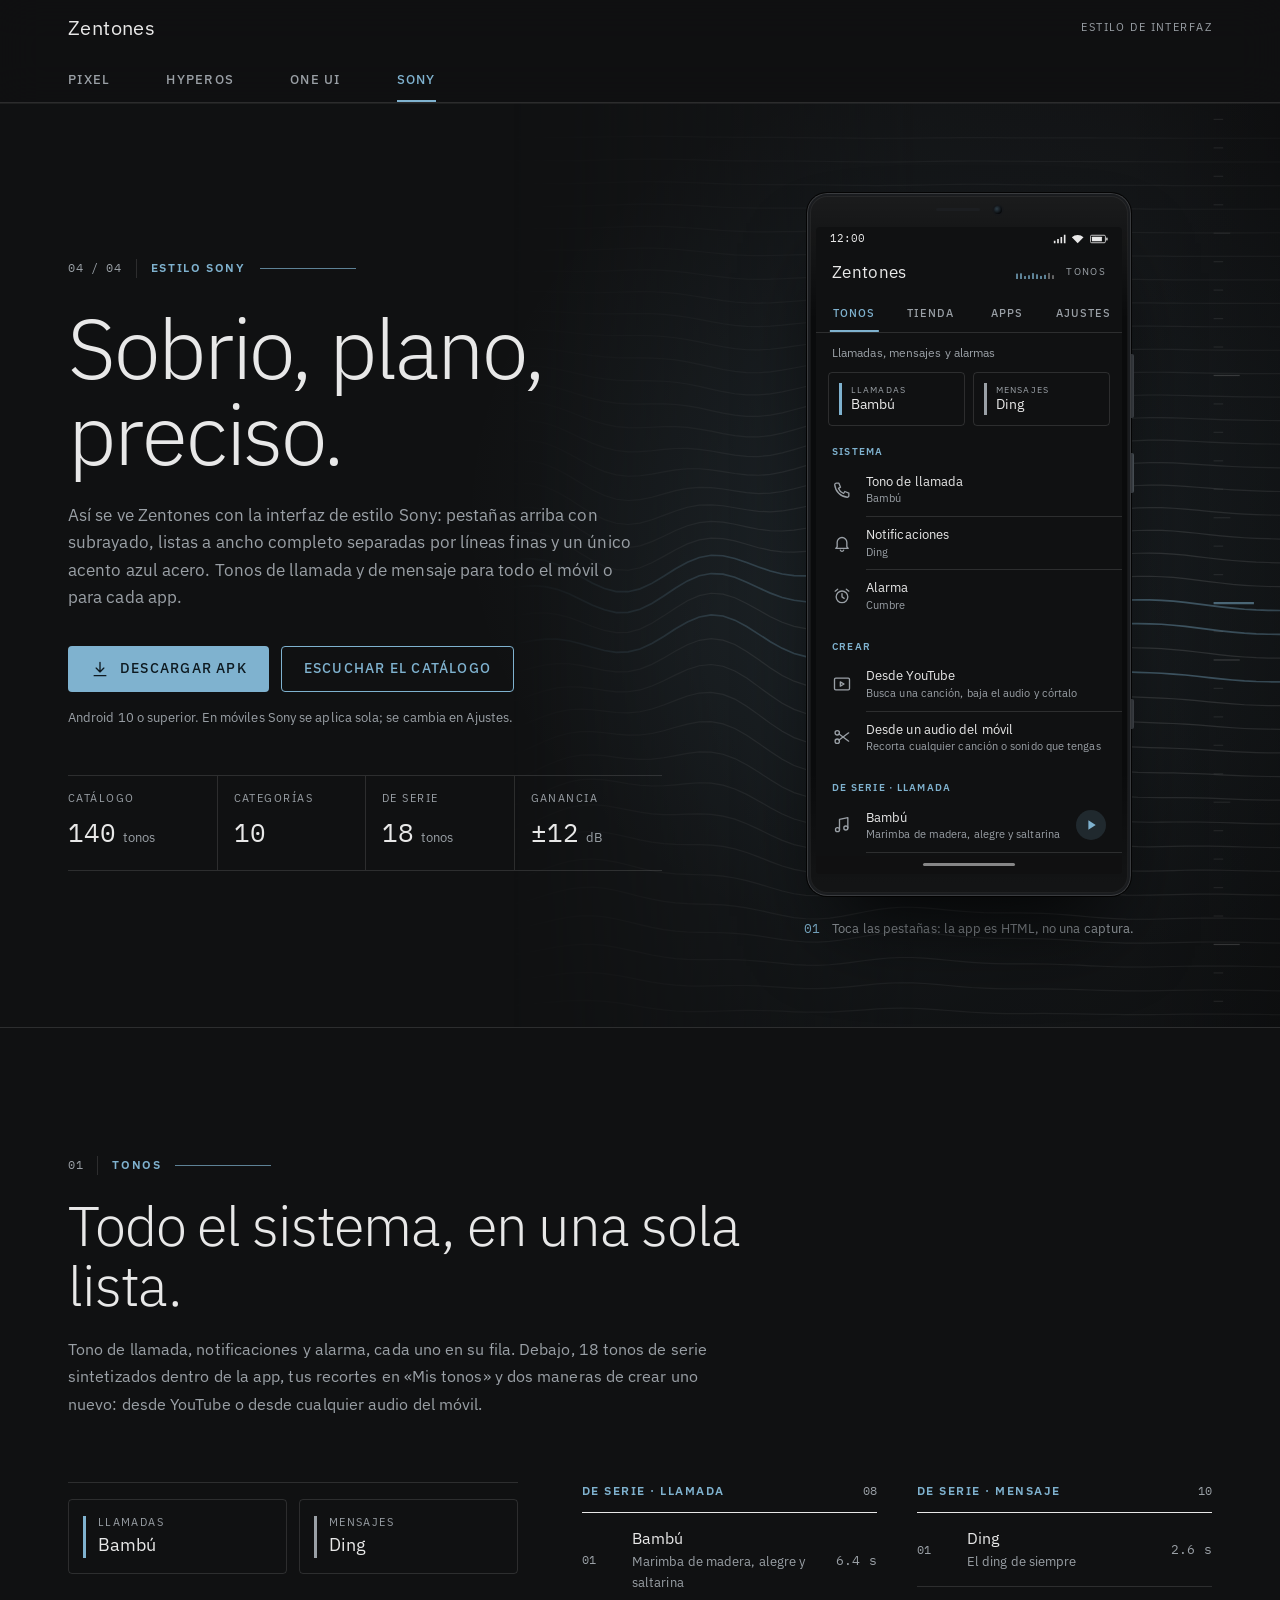
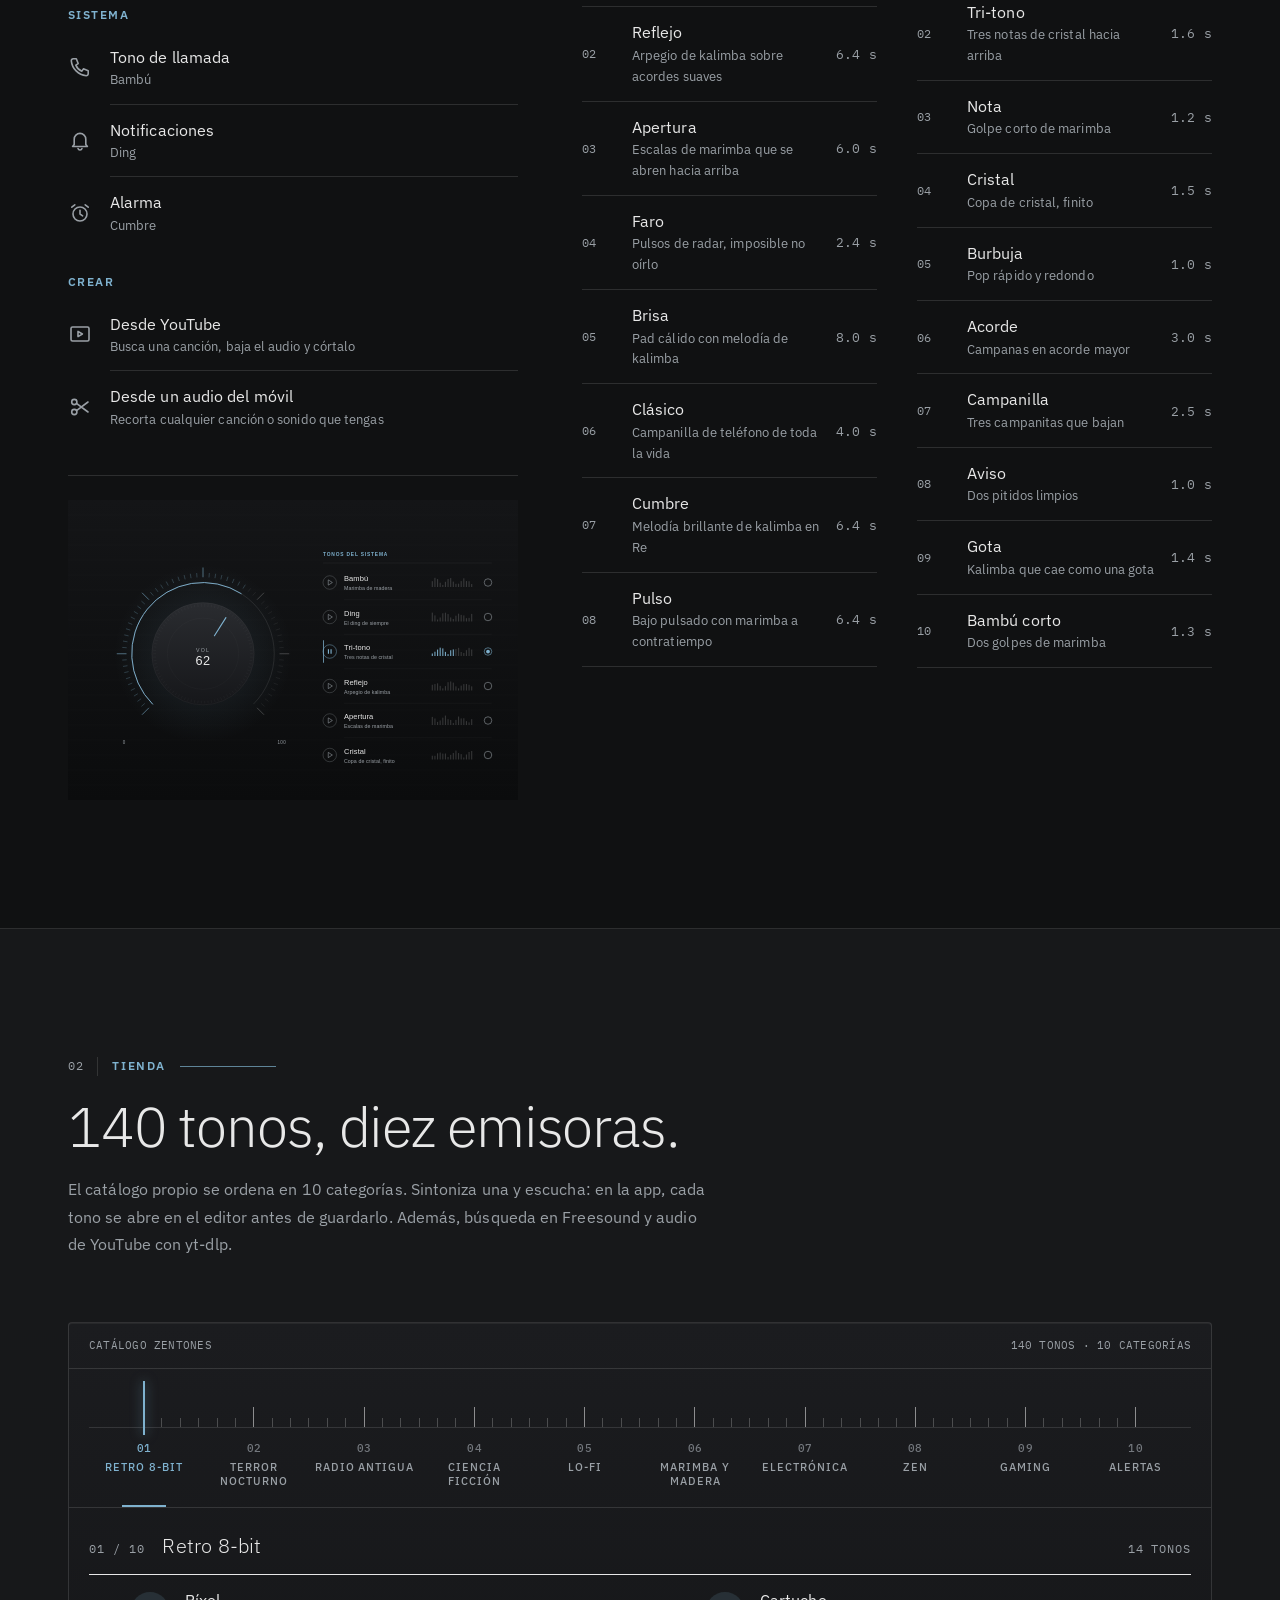
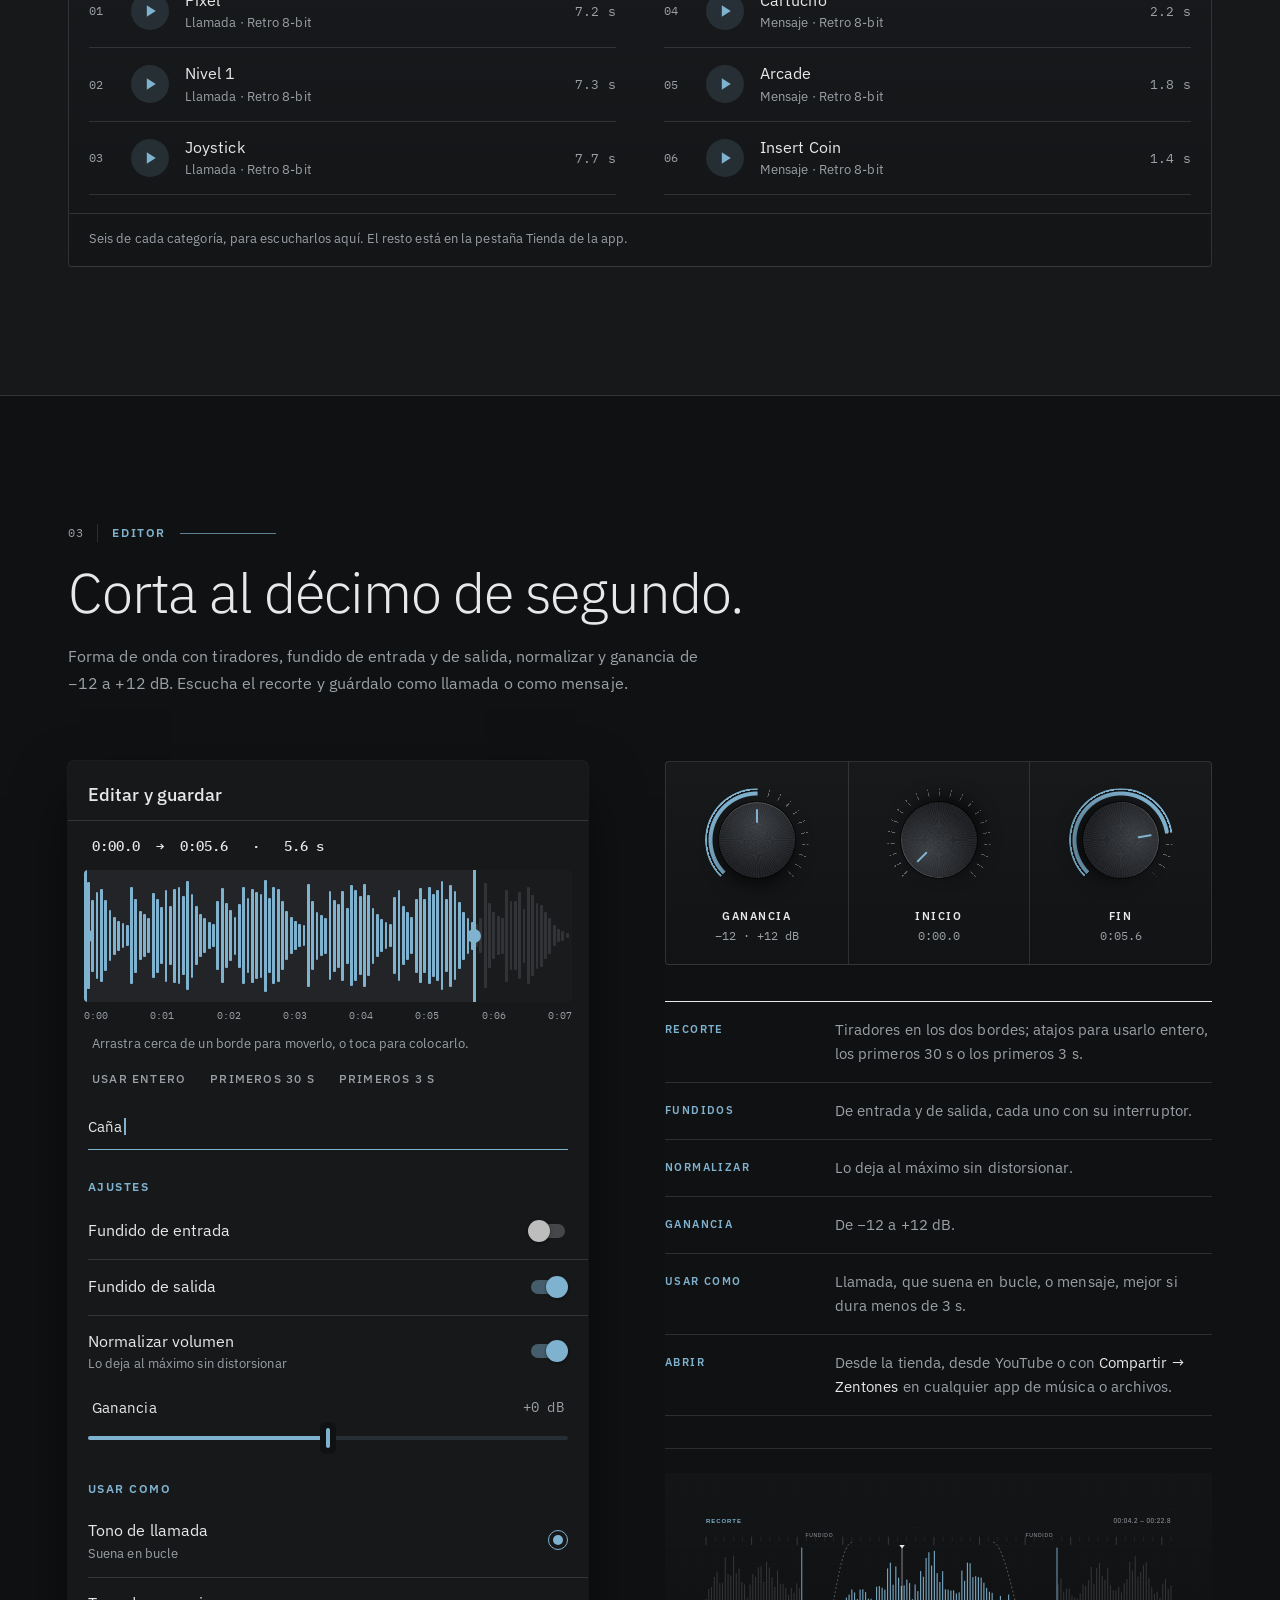
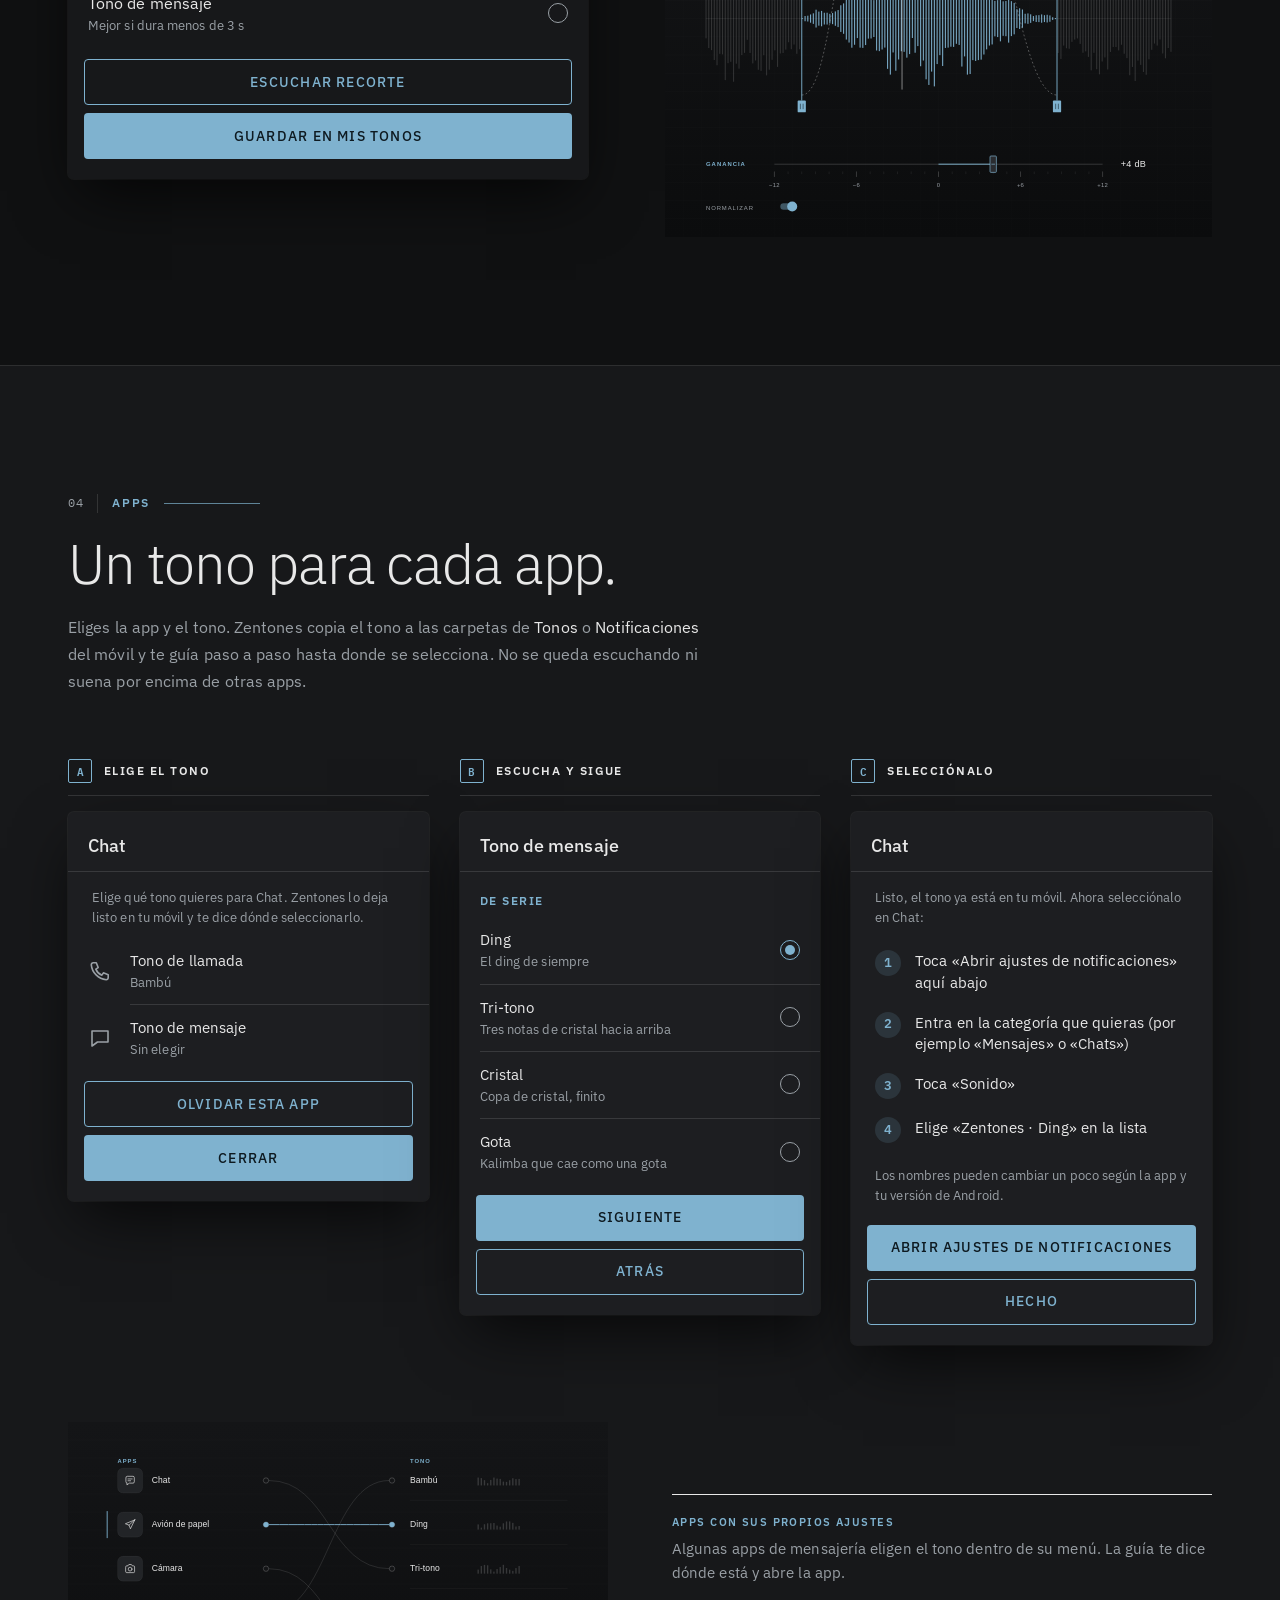
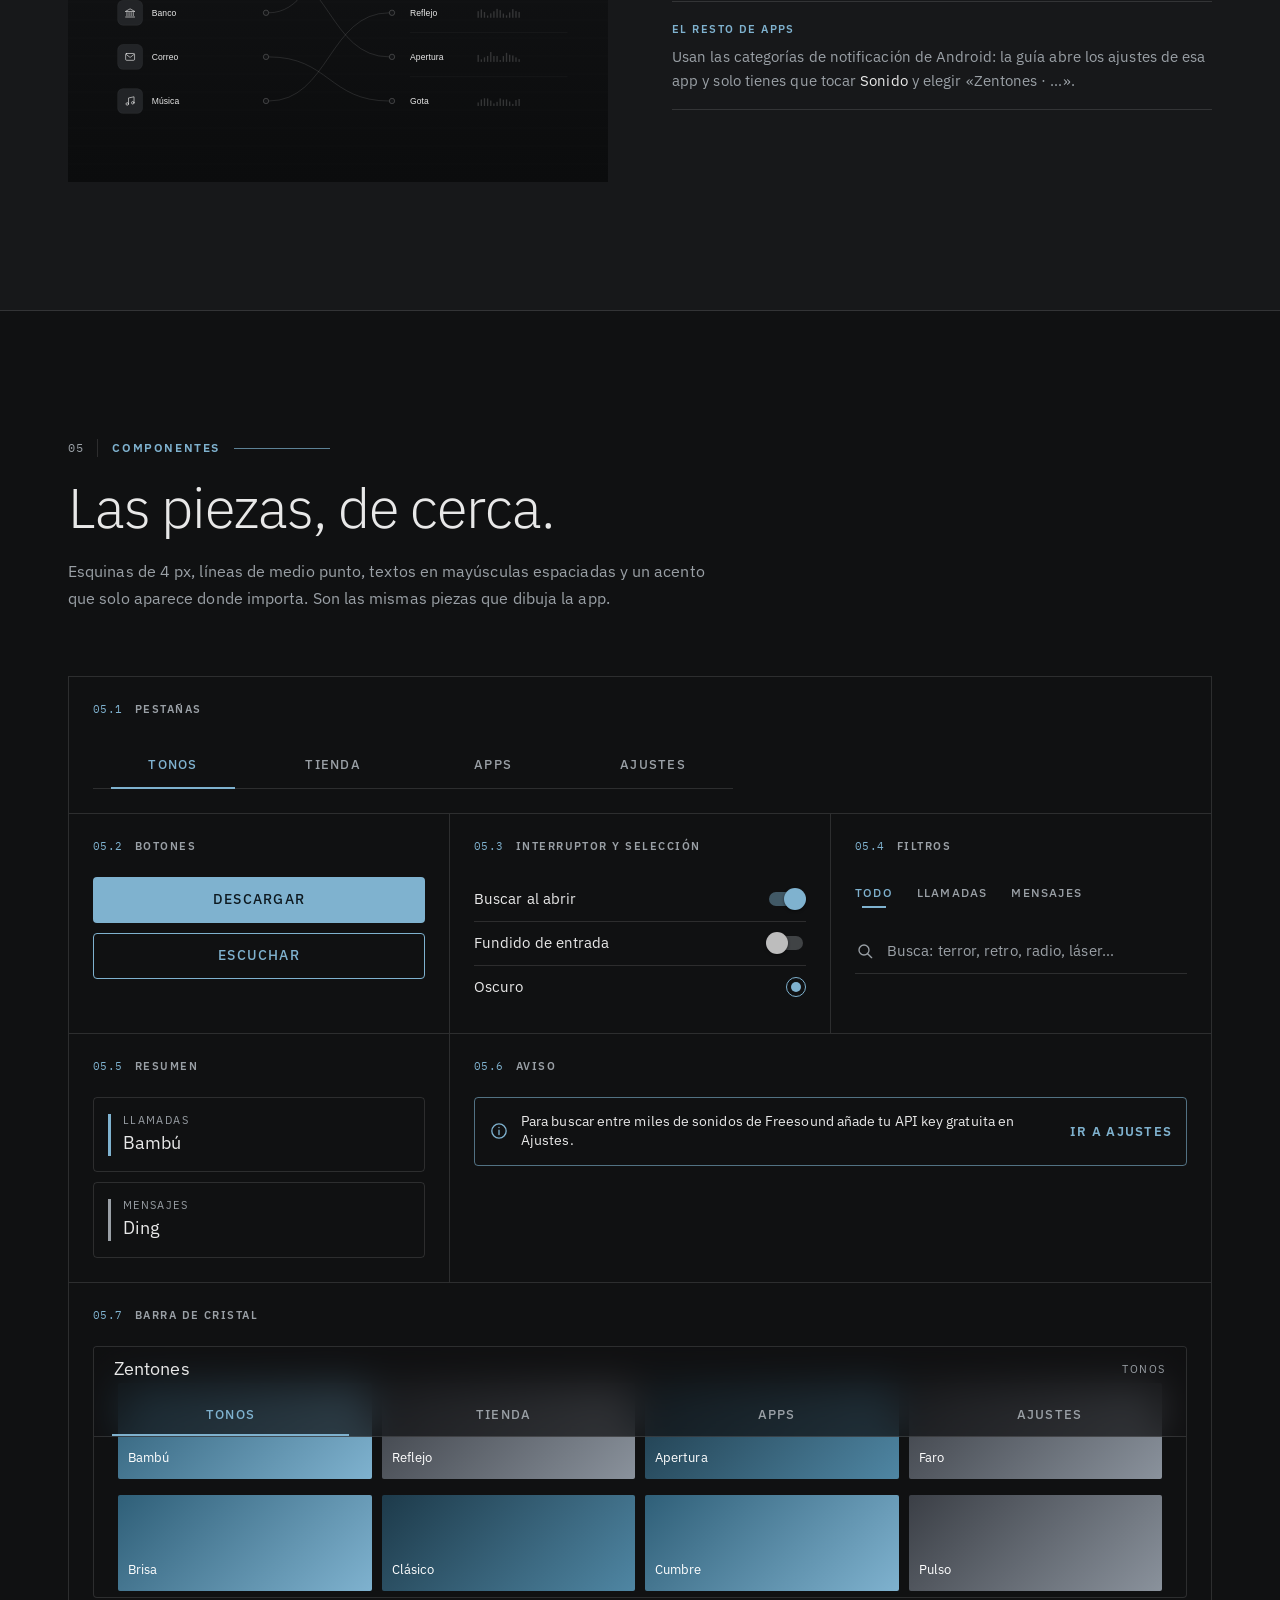
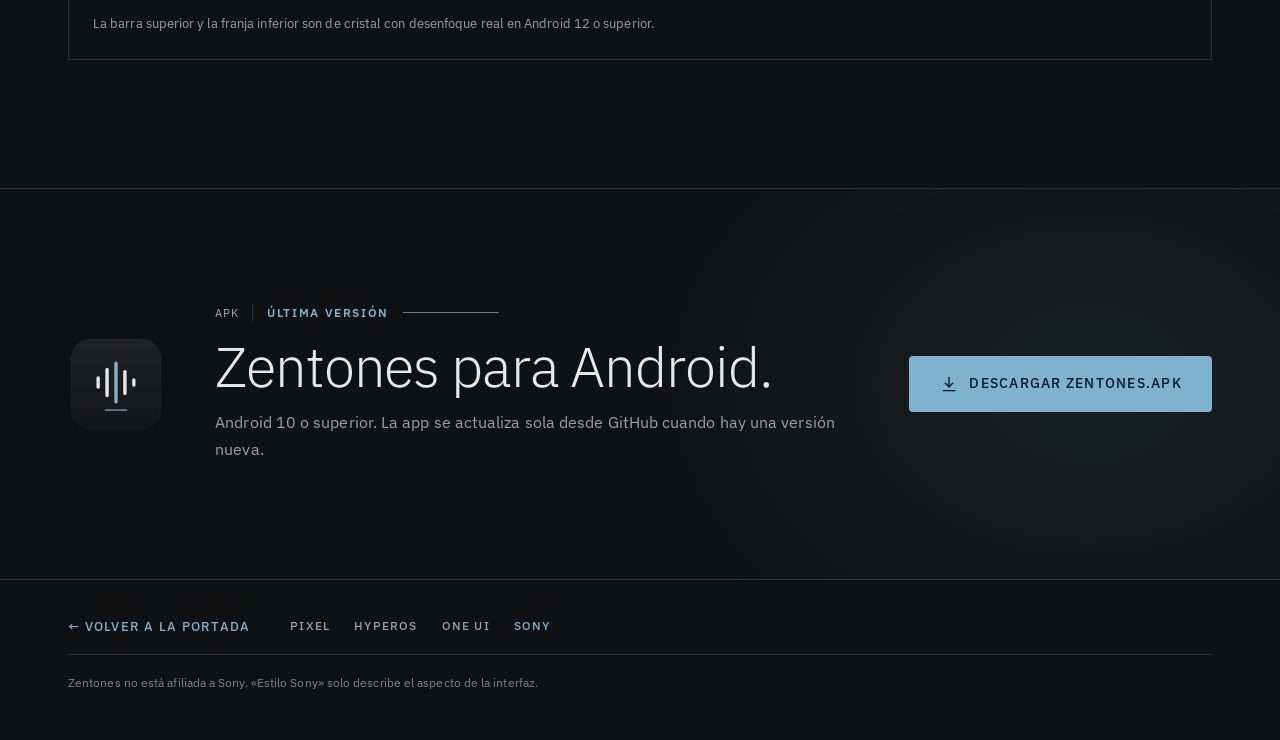
<file: docs/estilos/sony/index.html>
<!doctype html>
<html lang="es">
<head>
<meta charset="utf-8">
<meta name="viewport" content="width=device-width, initial-scale=1">
<title>Zentones en estilo Sony · sobrio, plano, preciso</title>
<meta name="description" content="Zentones con la interfaz de estilo Sony: pestañas arriba, listas planas con líneas finas y un único acento azul acero. Tonos de llamada y de mensaje para todo el móvil o para cada app.">
<meta name="theme-color" content="#101112">
<meta property="og:title" content="Zentones en estilo Sony">
<meta property="og:description" content="Sobrio, plano, preciso. Tonos de llamada y de mensaje, generales y por app.">
<meta property="og:image" content="img/og.png">
<meta property="og:type" content="website">
<link rel="icon" href="img/icon.svg" type="image/svg+xml">
<link rel="preconnect" href="https://fonts.googleapis.com">
<link rel="preconnect" href="https://fonts.gstatic.com" crossorigin>
<link rel="stylesheet" href="https://fonts.googleapis.com/css2?family=IBM+Plex+Mono:wght@400;500&family=IBM+Plex+Sans:wght@300;400;500;600&display=swap">
<link rel="stylesheet" href="style.css">
<link rel="stylesheet" href="motion.css">
</head>
<body>
<svg class="sprite" aria-hidden="true" focusable="false">
  <symbol id="i-call" viewBox="0 0 24 24"><path d="M5.2 3.8h3.1l1.9 4.8-2.4 1.5a11 11 0 0 0 6.1 6.1l1.5-2.4 4.8 1.9v3.1a1.9 1.9 0 0 1-2 1.9A16.6 16.6 0 0 1 3.3 5.8a1.9 1.9 0 0 1 1.9-2z"/></symbol>
  <symbol id="i-bell" viewBox="0 0 24 24"><path d="M6.2 16.5v-5.3a5.8 5.8 0 0 1 11.6 0v5.3l1.6 2H4.6z"/><path d="M10 20.5a2.1 2.1 0 0 0 4 0"/></symbol>
  <symbol id="i-alarm" viewBox="0 0 24 24"><circle cx="12" cy="13" r="7"/><path d="M12 9.3V13l2.6 1.8M3.8 6.2l3-2.4M20.2 6.2l-3-2.4"/></symbol>
  <symbol id="i-video" viewBox="0 0 24 24"><rect x="3" y="5" width="18" height="14" rx="1.5"/><path d="M10 9.4v5.2l4.4-2.6z"/></symbol>
  <symbol id="i-cut" viewBox="0 0 24 24"><circle cx="6.3" cy="7" r="2.6"/><circle cx="6.3" cy="17" r="2.6"/><path d="M8.5 8.4 20 17M8.5 15.6 20 7"/></symbol>
  <symbol id="i-note" viewBox="0 0 24 24"><path d="M9 17.5V5.2l10-2v12.3"/><circle cx="6.6" cy="17.6" r="2.4"/><circle cx="16.6" cy="15.6" r="2.4"/></symbol>
  <symbol id="i-eq" viewBox="0 0 24 24"><path d="M4 10v4M8 6.5v11M12 9v6M16 4v16M20 10v4"/></symbol>
  <symbol id="i-play" viewBox="0 0 24 24"><path class="fill" d="M8.5 5.8v12.4l9.8-6.2z"/></symbol>
  <symbol id="i-cloud" viewBox="0 0 24 24"><path d="M7.2 18.2a4.4 4.4 0 0 1-.5-8.8 5.8 5.8 0 0 1 11.1 1 3.9 3.9 0 0 1-.4 7.8"/><path d="M12 11.5v8m-3-3 3 3 3-3"/></symbol>
  <symbol id="i-search" viewBox="0 0 24 24"><circle cx="10.8" cy="10.8" r="6"/><path d="m20 20-4.8-4.8"/></symbol>
  <symbol id="i-info" viewBox="0 0 24 24"><circle cx="12" cy="12" r="8.6"/><path d="M12 11v5.2M12 7.8v.1"/></symbol>
  <symbol id="i-tune" viewBox="0 0 24 24"><path d="M4 7h9.5M18.5 7H20M4 17h3.5M12.5 17H20"/><circle cx="16" cy="7" r="2.3"/><circle cx="10" cy="17" r="2.3"/></symbol>
  <symbol id="i-refresh" viewBox="0 0 24 24"><path d="M19.6 12a7.6 7.6 0 1 1-2.2-5.4M19.6 4v4.8h-4.8"/></symbol>
  <symbol id="i-code" viewBox="0 0 24 24"><path d="m8.8 7.5-4.5 4.5 4.5 4.5M15.2 7.5l4.5 4.5-4.5 4.5"/></symbol>
  <symbol id="i-update" viewBox="0 0 24 24"><rect x="6.5" y="2.8" width="11" height="18.4" rx="1.6"/><path d="M12 7.5v7.2m-3-3 3 3 3-3"/></symbol>
  <symbol id="i-down" viewBox="0 0 24 24"><path d="M12 4v11.5m-4.6-4.6 4.6 4.6 4.6-4.6M5 20h14"/></symbol>
  <symbol id="i-chat" viewBox="0 0 24 24"><path d="M4 5h16v11H9.5L4 20z"/></symbol>
  <symbol id="i-mail" viewBox="0 0 24 24"><rect x="3" y="6" width="18" height="12.5" rx="1"/><path d="m3.5 7 8.5 6.2L20.5 7"/></symbol>
  <symbol id="i-bank" viewBox="0 0 24 24"><path d="M3.5 9.5 12 4.5l8.5 5M5.5 10v7.5M10 10v7.5M14 10v7.5M18.5 10v7.5M3.5 20h17"/></symbol>
  <symbol id="i-camera" viewBox="0 0 24 24"><path d="M3.5 8h3.6l1.8-2.5h6.2L16.9 8h3.6v11h-17z"/><circle cx="12" cy="13.3" r="3.4"/></symbol>
  <symbol id="i-plane" viewBox="0 0 24 24"><path d="M20.5 3.5 3.5 10.6l6.8 2.6 2.6 6.8z"/><path d="m20.5 3.5-10.2 9.7"/></symbol>
  <symbol id="i-key" viewBox="0 0 24 24"><circle cx="8" cy="12" r="3.6"/><path d="M11.6 12H20.5M17.5 12v3M20 12v2.4"/></symbol>
  <symbol id="i-store" viewBox="0 0 24 24"><path d="M4 9.5 5.5 4.5h13L20 9.5M4.8 10v9.5h14.4V10M4 9.5a2.7 2.7 0 0 0 5.3 0 2.7 2.7 0 0 0 5.4 0 2.7 2.7 0 0 0 5.3 0M9.5 19.5V14h5v5.5"/></symbol>
</svg>

<a class="skip" href="#main">Saltar al contenido</a>

<header class="bar">
  <div class="bar__row wrap">
    <a class="bar__brand" href="../../index.html" data-anim="press">Zentones</a>
    <span class="bar__label">Estilo de interfaz</span>
  </div>
  <nav class="bar__tabs wrap" aria-label="Estilos de interfaz">
    <a href="../pixel/" data-anim="press">Pixel</a>
    <a href="../hyperos/" data-anim="press">HyperOS</a>
    <a href="../oneui/" data-anim="press">One UI</a>
    <a href="../sony/" aria-current="page" data-anim="press">Sony</a>
  </nav>
</header>

<main id="main">

<!-- ============ HERO ============ -->
<section class="hero">
  <img class="hero__wall" src="img/wallpaper.svg" width="1440" height="900" alt="" fetchpriority="high">
  <div class="hero__grid wrap">
    <div class="hero__text" data-anim="enter">
      <p class="eyebrow"><span class="mono">04 / 04</span> Estilo Sony</p>
      <h1>Sobrio, plano,<br>preciso.</h1>
      <p class="lead">Así se ve Zentones con la interfaz de estilo Sony: pestañas arriba con subrayado, listas a ancho completo separadas por líneas finas y un único acento azul acero. Tonos de llamada y de mensaje para todo el móvil o para cada app.</p>
      <div class="actions">
        <a class="btn btn--primary" href="https://github.com/luckicla/ZenTones/releases/download/android-latest/Zentones.apk" data-anim="press">
          <svg class="ico" aria-hidden="true"><use href="#i-down"/></svg>Descargar APK
        </a>
        <a class="btn btn--line" href="#tienda" data-anim="press">Escuchar el catálogo</a>
      </div>
      <p class="fine">Android 10 o superior. En móviles Sony se aplica sola; se cambia en Ajustes.</p>

      <dl class="readout" aria-label="Datos de la app">
        <div><dt>Catálogo</dt><dd><span class="mono">140</span> tonos</dd></div>
        <div><dt>Categorías</dt><dd><span class="mono">10</span></dd></div>
        <div><dt>De serie</dt><dd><span class="mono">18</span> tonos</dd></div>
        <div><dt>Ganancia</dt><dd><span class="mono">±12</span> dB</dd></div>
      </dl>
    </div>

    <div class="hero__device" data-anim="enter">
      <div class="phone" data-ring>
        <span class="phone__key phone__key--vol" aria-hidden="true"></span>
        <span class="phone__key phone__key--pwr" aria-hidden="true"></span>
        <span class="phone__key phone__key--shut" aria-hidden="true"></span>
        <div class="phone__bezel" aria-hidden="true"><span class="phone__cam"></span><span class="phone__spk"></span></div>
        <div class="screen">
          <div class="sb" aria-hidden="true">
            <span class="mono">12:00</span>
            <span class="sb__ico">
              <svg viewBox="0 0 16 12"><path d="M1 11h2V8H1zM5 11h2V6H5zM9 11h2V3.5H9zM13 11h2V1h-2z"/></svg>
              <svg viewBox="0 0 16 12"><path d="M8 11 1 4a10 10 0 0 1 14 0z"/></svg>
              <svg viewBox="0 0 22 12"><rect x=".5" y="1.5" width="18" height="9" rx="1.5" fill="none" stroke="currentColor"/><rect x="2.3" y="3.3" width="12" height="5.4" rx=".6"/><rect x="19.5" y="4.3" width="1.6" height="3.4" rx=".5"/></svg>
            </span>
          </div>
          <div class="ap">
            <div class="ap__head">
              <span class="ap__title">Zentones</span>
              <span class="ap__where" aria-hidden="true"></span>
            </div>
            <div class="ap__tabs" role="tablist" aria-label="Pestañas de la app">
              <button type="button" role="tab" id="t-tonos" data-tab="tonos" aria-selected="true" aria-controls="s-tonos">Tonos</button>
              <button type="button" role="tab" id="t-tienda" data-tab="tienda" aria-selected="false" aria-controls="s-tienda" tabindex="-1">Tienda</button>
              <button type="button" role="tab" id="t-apps" data-tab="apps" aria-selected="false" aria-controls="s-apps" tabindex="-1">Apps</button>
              <button type="button" role="tab" id="t-ajustes" data-tab="ajustes" aria-selected="false" aria-controls="s-ajustes" tabindex="-1">Ajustes</button>
            </div>

            <div class="ap__body">
              <!-- TONOS -->
              <div class="scr" id="s-tonos" data-screen="tonos" role="tabpanel" aria-labelledby="t-tonos">
                <p class="sub">Llamadas, mensajes y alarmas</p>
                <div class="tiles">
                  <div class="tile"><span class="tile__bar"></span><span><b>Llamadas</b>Bambú</span></div>
                  <div class="tile tile--alt"><span class="tile__bar"></span><span><b>Mensajes</b>Ding</span></div>
                </div>
                <p class="st">Sistema</p>
                <ul class="li">
                  <li><svg class="lead-i"><use href="#i-call"/></svg><span><b>Tono de llamada</b><small>Bambú</small></span></li>
                  <li><svg class="lead-i"><use href="#i-bell"/></svg><span><b>Notificaciones</b><small>Ding</small></span></li>
                  <li><svg class="lead-i"><use href="#i-alarm"/></svg><span><b>Alarma</b><small>Cumbre</small></span></li>
                </ul>
                <p class="st">Crear</p>
                <ul class="li">
                  <li><svg class="lead-i"><use href="#i-video"/></svg><span><b>Desde YouTube</b><small>Busca una canción, baja el audio y córtalo</small></span></li>
                  <li><svg class="lead-i"><use href="#i-cut"/></svg><span><b>Desde un audio del móvil</b><small>Recorta cualquier canción o sonido que tengas</small></span></li>
                </ul>
                <p class="st">De serie · Llamada</p>
                <ul class="li">
                  <li><svg class="lead-i"><use href="#i-note"/></svg><span><b>Bambú</b><small>Marimba de madera, alegre y saltarina</small></span><span class="pb" aria-hidden="true"><svg><use href="#i-play"/></svg></span></li>
                  <li><svg class="lead-i"><use href="#i-note"/></svg><span><b>Reflejo</b><small>Arpegio de kalimba sobre acordes suaves</small></span><span class="pb" aria-hidden="true"><svg><use href="#i-play"/></svg></span></li>
                  <li><svg class="lead-i"><use href="#i-note"/></svg><span><b>Apertura</b><small>Escalas de marimba que se abren hacia arriba</small></span><span class="pb" aria-hidden="true"><svg><use href="#i-play"/></svg></span></li>
                </ul>
              </div>

              <!-- TIENDA -->
              <div class="scr" id="s-tienda" data-screen="tienda" role="tabpanel" aria-labelledby="t-tienda" hidden>
                <p class="sub">140 tonos en el catálogo · Freesound · YouTube</p>
                <div class="fld"><svg><use href="#i-search"/></svg><span>Busca: terror, retro, radio, láser…</span></div>
                <div class="chips"><span class="on">Todo</span><span>Llamadas</span><span>Mensajes</span></div>
                <div class="chips chips--scroll"><span class="on">Todas</span><span>Retro 8-bit</span><span>Terror nocturno</span><span>Radio antigua</span><span>Ciencia ficción</span><span>Lo-fi</span></div>
                <p class="st">Catálogo Zentones</p>
                <ul class="li li--store">
                  <li><button type="button" class="pb" data-play="../../catalog/tones/retro-01.ogg" aria-label="Escuchar Píxel"><svg><use href="#i-play"/></svg></button><span><b>Píxel</b><small>Llamada · 7.2 s · Retro 8-bit</small></span><svg class="trail"><use href="#i-cloud"/></svg></li>
                  <li><button type="button" class="pb" data-play="../../catalog/tones/retro-02.ogg" aria-label="Escuchar Cartucho"><svg><use href="#i-play"/></svg></button><span><b>Cartucho</b><small>Mensaje · 2.2 s · Retro 8-bit</small></span><svg class="trail"><use href="#i-cloud"/></svg></li>
                  <li><button type="button" class="pb" data-play="../../catalog/tones/terror-01.ogg" aria-label="Escuchar Medianoche"><svg><use href="#i-play"/></svg></button><span><b>Medianoche</b><small>Llamada · 7.2 s · Terror nocturno</small></span><svg class="trail"><use href="#i-cloud"/></svg></li>
                  <li><button type="button" class="pb" data-play="../../catalog/tones/radio-01.ogg" aria-label="Escuchar Onda media"><svg><use href="#i-play"/></svg></button><span><b>Onda media</b><small>Llamada · 7.9 s · Radio antigua</small></span><svg class="trail"><use href="#i-cloud"/></svg></li>
                  <li><button type="button" class="pb" data-play="../../catalog/tones/scifi-04.ogg" aria-label="Escuchar Teletransporte"><svg><use href="#i-play"/></svg></button><span><b>Teletransporte</b><small>Mensaje · 2.3 s · Ciencia ficción</small></span><svg class="trail"><use href="#i-cloud"/></svg></li>
                  <li><button type="button" class="pb" data-play="../../catalog/tones/lofi-01.ogg" aria-label="Escuchar Café"><svg><use href="#i-play"/></svg></button><span><b>Café</b><small>Llamada · 6.6 s · Lo-fi</small></span><svg class="trail"><use href="#i-cloud"/></svg></li>
                </ul>
              </div>

              <!-- APPS -->
              <div class="scr" id="s-apps" data-screen="apps" role="tabpanel" aria-labelledby="t-apps" hidden>
                <p class="sub">Elige un tono y te guiamos para ponerlo en cada app</p>
                <div class="fld"><svg><use href="#i-search"/></svg><span>Buscar apps</span></div>
                <p class="st">Ya configuradas</p>
                <ul class="li li--apps">
                  <li><img class="aico" src="img/apps.svg#chat" width="32" height="32" alt=""><span><b>Chat</b><small>Llamada: Bambú · Mensaje: Ding</small></span></li>
                  <li><img class="aico" src="img/apps.svg#correo" width="32" height="32" alt=""><span><b>Correo</b><small>Mensaje: Tri-tono</small></span></li>
                </ul>
                <p class="st">Todas las apps</p>
                <ul class="li li--apps">
                  <li><img class="aico" src="img/apps.svg#avion" width="32" height="32" alt=""><span><b>Avión de papel</b></span></li>
                  <li><img class="aico" src="img/apps.svg#banco" width="32" height="32" alt=""><span><b>Banco</b></span></li>
                  <li><img class="aico" src="img/apps.svg#camara" width="32" height="32" alt=""><span><b>Cámara</b></span></li>
                  <li><img class="aico" src="img/apps.svg#chat" width="32" height="32" alt=""><span><b>Chat</b><small>Llamada: Bambú · Mensaje: Ding</small></span></li>
                  <li><img class="aico" src="img/apps.svg#correo" width="32" height="32" alt=""><span><b>Correo</b><small>Mensaje: Tri-tono</small></span></li>
                  <li><img class="aico" src="img/apps.svg#musica" width="32" height="32" alt=""><span><b>Música</b></span></li>
                </ul>
              </div>

              <!-- AJUSTES -->
              <div class="scr" id="s-ajustes" data-screen="ajustes" role="tabpanel" aria-labelledby="t-ajustes" hidden>
                <p class="st st--first">Estilo de interfaz</p>
                <ul class="li">
                  <li><span><b>Según mi móvil</b><small>Sony → Sony</small></span><span class="rd" aria-hidden="true"></span></li>
                </ul>
                <div class="skins">
                  <div class="sk sk--pixel"><span class="mini" aria-hidden="true"><i></i><i></i><i></i></span><b>Pixel</b><small>Material You expresivo</small></div>
                  <div class="sk sk--hyper"><span class="mini" aria-hidden="true"><i></i><i></i><i></i></span><b>HyperOS</b><small>Aireado, rebote y azul</small></div>
                  <div class="sk sk--oneui"><span class="mini" aria-hidden="true"><i></i><i></i><i></i></span><b>One UI</b><small>Cabecera alta, todo al alcance</small></div>
                  <div class="sk sk--sony"><span class="mini" aria-hidden="true"><i></i><i></i><i></i></span><b>Sony</b><small>Sobrio, plano, preciso</small></div>
                </div>
                <p class="st">Apariencia</p>
                <ul class="li">
                  <li><span><b>Automático</b><small>Sigue al sistema</small></span><span class="rd" aria-hidden="true"></span></li>
                  <li><span><b>Claro</b></span><span class="rd" aria-hidden="true"></span></li>
                  <li><span><b>Oscuro</b></span><span class="rd rd--on" aria-hidden="true"></span></li>
                </ul>
                <p class="st">Permisos</p>
                <ul class="li">
                  <li><svg class="lead-i"><use href="#i-tune"/></svg><span><b>Cambiar tonos del sistema</b><small>Para los tonos generales</small></span><em class="state">Activo</em></li>
                  <li><svg class="lead-i"><use href="#i-down"/></svg><span><b>Instalar actualizaciones</b><small>Para actualizar desde GitHub</small></span><em class="state">Activo</em></li>
                </ul>
                <p class="st">Actualizaciones</p>
                <ul class="li">
                  <li><svg class="lead-i"><use href="#i-update"/></svg><span><b>Buscar actualizaciones</b><small>Toca para comprobar</small></span></li>
                  <li><svg class="lead-i"><use href="#i-refresh"/></svg><span><b>Buscar al abrir</b><small>Mira GitHub cada vez que abres la app</small></span><button type="button" class="sw" role="switch" aria-checked="true" aria-label="Buscar al abrir"><span></span></button></li>
                  <li><svg class="lead-i"><use href="#i-code"/></svg><span><b>Repositorio</b><small>luckicla/ZenTones</small></span></li>
                </ul>
              </div>
            </div>
          </div>
          <div class="navbar" aria-hidden="true"><span></span></div>
        </div>
      </div>
      <p class="device-cap"><span class="mono">01</span> Toca las pestañas: la app es HTML, no una captura.</p>
    </div>
  </div>
</section>

<!-- ============ 01 TONOS ============ -->
<section class="sec" id="tonos" aria-labelledby="h-tonos">
  <div class="wrap">
    <header class="sec__head" data-anim="enter">
      <p class="eyebrow"><span class="mono">01</span> Tonos</p>
      <h2 id="h-tonos">Todo el sistema, en una sola lista.</h2>
      <p class="sec__lead">Tono de llamada, notificaciones y alarma, cada uno en su fila. Debajo, 18 tonos de serie sintetizados dentro de la app, tus recortes en «Mis tonos» y dos maneras de crear uno nuevo: desde YouTube o desde cualquier audio del móvil.</p>
    </header>

    <div class="tonos" data-anim="enter">
      <div class="tonos__sys">
        <div class="tiles tiles--big">
          <div class="tile"><span class="tile__bar"></span><span><b>Llamadas</b>Bambú</span></div>
          <div class="tile tile--alt"><span class="tile__bar"></span><span><b>Mensajes</b>Ding</span></div>
        </div>
        <p class="st">Sistema</p>
        <ul class="li li--big">
          <li><svg class="lead-i"><use href="#i-call"/></svg><span><b>Tono de llamada</b><small>Bambú</small></span></li>
          <li><svg class="lead-i"><use href="#i-bell"/></svg><span><b>Notificaciones</b><small>Ding</small></span></li>
          <li><svg class="lead-i"><use href="#i-alarm"/></svg><span><b>Alarma</b><small>Cumbre</small></span></li>
        </ul>
        <p class="st">Crear</p>
        <ul class="li li--big">
          <li><svg class="lead-i"><use href="#i-video"/></svg><span><b>Desde YouTube</b><small>Busca una canción, baja el audio y córtalo</small></span></li>
          <li><svg class="lead-i"><use href="#i-cut"/></svg><span><b>Desde un audio del móvil</b><small>Recorta cualquier canción o sonido que tengas</small></span></li>
        </ul>
        <figure class="figure">
          <img src="img/illus-tonos.svg" width="1200" height="800" alt="" loading="lazy">
        </figure>
      </div>

      <div class="album">
        <div class="album__side">
          <p class="album__h"><span>De serie · Llamada</span><span class="mono">08</span></p>
          <ol class="trk">
            <li><span class="mono n">01</span><span><b>Bambú</b><small>Marimba de madera, alegre y saltarina</small></span><span class="mono d">6.4 s</span></li>
            <li><span class="mono n">02</span><span><b>Reflejo</b><small>Arpegio de kalimba sobre acordes suaves</small></span><span class="mono d">6.4 s</span></li>
            <li><span class="mono n">03</span><span><b>Apertura</b><small>Escalas de marimba que se abren hacia arriba</small></span><span class="mono d">6.0 s</span></li>
            <li><span class="mono n">04</span><span><b>Faro</b><small>Pulsos de radar, imposible no oírlo</small></span><span class="mono d">2.4 s</span></li>
            <li><span class="mono n">05</span><span><b>Brisa</b><small>Pad cálido con melodía de kalimba</small></span><span class="mono d">8.0 s</span></li>
            <li><span class="mono n">06</span><span><b>Clásico</b><small>Campanilla de teléfono de toda la vida</small></span><span class="mono d">4.0 s</span></li>
            <li><span class="mono n">07</span><span><b>Cumbre</b><small>Melodía brillante de kalimba en Re</small></span><span class="mono d">6.4 s</span></li>
            <li><span class="mono n">08</span><span><b>Pulso</b><small>Bajo pulsado con marimba a contratiempo</small></span><span class="mono d">6.4 s</span></li>
          </ol>
        </div>
        <div class="album__side">
          <p class="album__h"><span>De serie · Mensaje</span><span class="mono">10</span></p>
          <ol class="trk">
            <li><span class="mono n">01</span><span><b>Ding</b><small>El ding de siempre</small></span><span class="mono d">2.6 s</span></li>
            <li><span class="mono n">02</span><span><b>Tri-tono</b><small>Tres notas de cristal hacia arriba</small></span><span class="mono d">1.6 s</span></li>
            <li><span class="mono n">03</span><span><b>Nota</b><small>Golpe corto de marimba</small></span><span class="mono d">1.2 s</span></li>
            <li><span class="mono n">04</span><span><b>Cristal</b><small>Copa de cristal, finito</small></span><span class="mono d">1.5 s</span></li>
            <li><span class="mono n">05</span><span><b>Burbuja</b><small>Pop rápido y redondo</small></span><span class="mono d">1.0 s</span></li>
            <li><span class="mono n">06</span><span><b>Acorde</b><small>Campanas en acorde mayor</small></span><span class="mono d">3.0 s</span></li>
            <li><span class="mono n">07</span><span><b>Campanilla</b><small>Tres campanitas que bajan</small></span><span class="mono d">2.5 s</span></li>
            <li><span class="mono n">08</span><span><b>Aviso</b><small>Dos pitidos limpios</small></span><span class="mono d">1.0 s</span></li>
            <li><span class="mono n">09</span><span><b>Gota</b><small>Kalimba que cae como una gota</small></span><span class="mono d">1.4 s</span></li>
            <li><span class="mono n">10</span><span><b>Bambú corto</b><small>Dos golpes de marimba</small></span><span class="mono d">1.3 s</span></li>
          </ol>
        </div>
      </div>
    </div>
  </div>
</section>

<!-- ============ 02 TIENDA ============ -->
<section class="sec sec--panel" id="tienda" aria-labelledby="h-tienda">
  <div class="wrap">
    <header class="sec__head" data-anim="enter">
      <p class="eyebrow"><span class="mono">02</span> Tienda</p>
      <h2 id="h-tienda">140 tonos, diez emisoras.</h2>
      <p class="sec__lead">El catálogo propio se ordena en 10 categorías. Sintoniza una y escucha: en la app, cada tono se abre en el editor antes de guardarlo. Además, búsqueda en Freesound y audio de YouTube con yt-dlp.</p>
    </header>

    <div class="tuner" data-anim="enter">
      <div class="tuner__top"><span class="mono">Catálogo Zentones</span><span class="mono">140 tonos · 10 categorías</span></div>
      <fieldset class="tuner__dial"><legend class="vh">Categoría</legend>
        <div class="scale" aria-hidden="true"><i></i><i></i><i></i><i></i><i></i><i></i><i></i><i></i><i></i><i></i><i></i><i></i><i></i><i></i><i></i><i></i><i></i><i></i><i></i><i></i><i></i><i></i><i></i><i></i><i></i><i></i><i></i><i></i><i></i><i></i><i></i><i></i><i></i><i></i><i></i><i></i><i></i><i></i><i></i><i></i><i></i><i></i><i></i><i></i><i></i><i></i><i></i><i></i><i></i><i></i><i></i><i></i><i></i><i></i><i></i></div>
        <div class="tuner__cats">
          <input type="radio" name="cat" id="cat-retro" value="retro" checked><label for="cat-retro"><span class="mono">01</span>Retro 8-bit</label>
          <input type="radio" name="cat" id="cat-terror" value="terror"><label for="cat-terror"><span class="mono">02</span>Terror nocturno</label>
          <input type="radio" name="cat" id="cat-radio" value="radio"><label for="cat-radio"><span class="mono">03</span>Radio antigua</label>
          <input type="radio" name="cat" id="cat-scifi" value="scifi"><label for="cat-scifi"><span class="mono">04</span>Ciencia ficción</label>
          <input type="radio" name="cat" id="cat-lofi" value="lofi"><label for="cat-lofi"><span class="mono">05</span>Lo-fi</label>
          <input type="radio" name="cat" id="cat-marimba" value="marimba"><label for="cat-marimba"><span class="mono">06</span>Marimba y madera</label>
          <input type="radio" name="cat" id="cat-electro" value="electro"><label for="cat-electro"><span class="mono">07</span>Electrónica</label>
          <input type="radio" name="cat" id="cat-zen" value="zen"><label for="cat-zen"><span class="mono">08</span>Zen</label>
          <input type="radio" name="cat" id="cat-gaming" value="gaming"><label for="cat-gaming"><span class="mono">09</span>Gaming</label>
          <input type="radio" name="cat" id="cat-alerta" value="alerta"><label for="cat-alerta"><span class="mono">10</span>Alertas</label>
        </div>
        <span class="needle" aria-hidden="true"></span>
      </fieldset>
      <div class="tuner__lists">
        <div class="tl" data-list="retro">
          <p class="tl__h"><span class="mono">01 / 10</span><b>Retro 8-bit</b><span class="mono">14 tonos</span></p>
          <ol class="trk trk--play">
            <li><span class="mono n">01</span><button type="button" class="pb" data-play="../../catalog/tones/retro-01.ogg" aria-label="Escuchar Píxel"><svg><use href="#i-play"/></svg></button><span><b>Píxel</b><small>Llamada · Retro 8-bit</small></span><span class="mono d">7.2 s</span></li>
            <li><span class="mono n">02</span><button type="button" class="pb" data-play="../../catalog/tones/retro-03.ogg" aria-label="Escuchar Nivel 1"><svg><use href="#i-play"/></svg></button><span><b>Nivel 1</b><small>Llamada · Retro 8-bit</small></span><span class="mono d">7.3 s</span></li>
            <li><span class="mono n">03</span><button type="button" class="pb" data-play="../../catalog/tones/retro-05.ogg" aria-label="Escuchar Joystick"><svg><use href="#i-play"/></svg></button><span><b>Joystick</b><small>Llamada · Retro 8-bit</small></span><span class="mono d">7.7 s</span></li>
            <li><span class="mono n">04</span><button type="button" class="pb" data-play="../../catalog/tones/retro-02.ogg" aria-label="Escuchar Cartucho"><svg><use href="#i-play"/></svg></button><span><b>Cartucho</b><small>Mensaje · Retro 8-bit</small></span><span class="mono d">2.2 s</span></li>
            <li><span class="mono n">05</span><button type="button" class="pb" data-play="../../catalog/tones/retro-04.ogg" aria-label="Escuchar Arcade"><svg><use href="#i-play"/></svg></button><span><b>Arcade</b><small>Mensaje · Retro 8-bit</small></span><span class="mono d">1.8 s</span></li>
            <li><span class="mono n">06</span><button type="button" class="pb" data-play="../../catalog/tones/retro-06.ogg" aria-label="Escuchar Insert Coin"><svg><use href="#i-play"/></svg></button><span><b>Insert Coin</b><small>Mensaje · Retro 8-bit</small></span><span class="mono d">1.4 s</span></li>
          </ol>
        </div>
        <div class="tl" data-list="terror">
          <p class="tl__h"><span class="mono">02 / 10</span><b>Terror nocturno</b><span class="mono">14 tonos</span></p>
          <ol class="trk trk--play">
            <li><span class="mono n">01</span><button type="button" class="pb" data-play="../../catalog/tones/terror-01.ogg" aria-label="Escuchar Medianoche"><svg><use href="#i-play"/></svg></button><span><b>Medianoche</b><small>Llamada · Terror nocturno</small></span><span class="mono d">7.2 s</span></li>
            <li><span class="mono n">02</span><button type="button" class="pb" data-play="../../catalog/tones/terror-03.ogg" aria-label="Escuchar Cámara 3"><svg><use href="#i-play"/></svg></button><span><b>Cámara 3</b><small>Llamada · Terror nocturno</small></span><span class="mono d">7.1 s</span></li>
            <li><span class="mono n">03</span><button type="button" class="pb" data-play="../../catalog/tones/terror-05.ogg" aria-label="Escuchar Caja de música"><svg><use href="#i-play"/></svg></button><span><b>Caja de música</b><small>Llamada · Terror nocturno</small></span><span class="mono d">7.5 s</span></li>
            <li><span class="mono n">04</span><button type="button" class="pb" data-play="../../catalog/tones/terror-02.ogg" aria-label="Escuchar Pasillo"><svg><use href="#i-play"/></svg></button><span><b>Pasillo</b><small>Mensaje · Terror nocturno</small></span><span class="mono d">1.8 s</span></li>
            <li><span class="mono n">05</span><button type="button" class="pb" data-play="../../catalog/tones/terror-04.ogg" aria-label="Escuchar Sótano"><svg><use href="#i-play"/></svg></button><span><b>Sótano</b><small>Mensaje · Terror nocturno</small></span><span class="mono d">1.6 s</span></li>
            <li><span class="mono n">06</span><button type="button" class="pb" data-play="../../catalog/tones/terror-06.ogg" aria-label="Escuchar Turno de noche"><svg><use href="#i-play"/></svg></button><span><b>Turno de noche</b><small>Mensaje · Terror nocturno</small></span><span class="mono d">2.6 s</span></li>
          </ol>
        </div>
        <div class="tl" data-list="radio">
          <p class="tl__h"><span class="mono">03 / 10</span><b>Radio antigua</b><span class="mono">14 tonos</span></p>
          <ol class="trk trk--play">
            <li><span class="mono n">01</span><button type="button" class="pb" data-play="../../catalog/tones/radio-01.ogg" aria-label="Escuchar Onda media"><svg><use href="#i-play"/></svg></button><span><b>Onda media</b><small>Llamada · Radio antigua</small></span><span class="mono d">7.9 s</span></li>
            <li><span class="mono n">02</span><button type="button" class="pb" data-play="../../catalog/tones/radio-03.ogg" aria-label="Escuchar Transistor"><svg><use href="#i-play"/></svg></button><span><b>Transistor</b><small>Llamada · Radio antigua</small></span><span class="mono d">7.4 s</span></li>
            <li><span class="mono n">03</span><button type="button" class="pb" data-play="../../catalog/tones/radio-05.ogg" aria-label="Escuchar Frecuencia"><svg><use href="#i-play"/></svg></button><span><b>Frecuencia</b><small>Llamada · Radio antigua</small></span><span class="mono d">7.3 s</span></li>
            <li><span class="mono n">04</span><button type="button" class="pb" data-play="../../catalog/tones/radio-02.ogg" aria-label="Escuchar Dial"><svg><use href="#i-play"/></svg></button><span><b>Dial</b><small>Mensaje · Radio antigua</small></span><span class="mono d">1.9 s</span></li>
            <li><span class="mono n">05</span><button type="button" class="pb" data-play="../../catalog/tones/radio-04.ogg" aria-label="Escuchar Emisora fantasma"><svg><use href="#i-play"/></svg></button><span><b>Emisora fantasma</b><small>Mensaje · Radio antigua</small></span><span class="mono d">1.6 s</span></li>
            <li><span class="mono n">06</span><button type="button" class="pb" data-play="../../catalog/tones/radio-06.ogg" aria-label="Escuchar Sintonía"><svg><use href="#i-play"/></svg></button><span><b>Sintonía</b><small>Mensaje · Radio antigua</small></span><span class="mono d">1.2 s</span></li>
          </ol>
        </div>
        <div class="tl" data-list="scifi">
          <p class="tl__h"><span class="mono">04 / 10</span><b>Ciencia ficción</b><span class="mono">14 tonos</span></p>
          <ol class="trk trk--play">
            <li><span class="mono n">01</span><button type="button" class="pb" data-play="../../catalog/tones/scifi-01.ogg" aria-label="Escuchar Órbita"><svg><use href="#i-play"/></svg></button><span><b>Órbita</b><small>Llamada · Ciencia ficción</small></span><span class="mono d">6.8 s</span></li>
            <li><span class="mono n">02</span><button type="button" class="pb" data-play="../../catalog/tones/scifi-03.ogg" aria-label="Escuchar Nave"><svg><use href="#i-play"/></svg></button><span><b>Nave</b><small>Llamada · Ciencia ficción</small></span><span class="mono d">7.5 s</span></li>
            <li><span class="mono n">03</span><button type="button" class="pb" data-play="../../catalog/tones/scifi-05.ogg" aria-label="Escuchar Androide"><svg><use href="#i-play"/></svg></button><span><b>Androide</b><small>Llamada · Ciencia ficción</small></span><span class="mono d">6.5 s</span></li>
            <li><span class="mono n">04</span><button type="button" class="pb" data-play="../../catalog/tones/scifi-02.ogg" aria-label="Escuchar Holograma"><svg><use href="#i-play"/></svg></button><span><b>Holograma</b><small>Mensaje · Ciencia ficción</small></span><span class="mono d">2.6 s</span></li>
            <li><span class="mono n">05</span><button type="button" class="pb" data-play="../../catalog/tones/scifi-04.ogg" aria-label="Escuchar Teletransporte"><svg><use href="#i-play"/></svg></button><span><b>Teletransporte</b><small>Mensaje · Ciencia ficción</small></span><span class="mono d">2.3 s</span></li>
            <li><span class="mono n">06</span><button type="button" class="pb" data-play="../../catalog/tones/scifi-06.ogg" aria-label="Escuchar Nebulosa"><svg><use href="#i-play"/></svg></button><span><b>Nebulosa</b><small>Mensaje · Ciencia ficción</small></span><span class="mono d">1.2 s</span></li>
          </ol>
        </div>
        <div class="tl" data-list="lofi">
          <p class="tl__h"><span class="mono">05 / 10</span><b>Lo-fi</b><span class="mono">14 tonos</span></p>
          <ol class="trk trk--play">
            <li><span class="mono n">01</span><button type="button" class="pb" data-play="../../catalog/tones/lofi-01.ogg" aria-label="Escuchar Café"><svg><use href="#i-play"/></svg></button><span><b>Café</b><small>Llamada · Lo-fi</small></span><span class="mono d">6.6 s</span></li>
            <li><span class="mono n">02</span><button type="button" class="pb" data-play="../../catalog/tones/lofi-03.ogg" aria-label="Escuchar Domingo"><svg><use href="#i-play"/></svg></button><span><b>Domingo</b><small>Llamada · Lo-fi</small></span><span class="mono d">6.7 s</span></li>
            <li><span class="mono n">03</span><button type="button" class="pb" data-play="../../catalog/tones/lofi-05.ogg" aria-label="Escuchar Vinilo"><svg><use href="#i-play"/></svg></button><span><b>Vinilo</b><small>Llamada · Lo-fi</small></span><span class="mono d">7.2 s</span></li>
            <li><span class="mono n">04</span><button type="button" class="pb" data-play="../../catalog/tones/lofi-02.ogg" aria-label="Escuchar Lluvia"><svg><use href="#i-play"/></svg></button><span><b>Lluvia</b><small>Mensaje · Lo-fi</small></span><span class="mono d">2.0 s</span></li>
            <li><span class="mono n">05</span><button type="button" class="pb" data-play="../../catalog/tones/lofi-04.ogg" aria-label="Escuchar Ventana"><svg><use href="#i-play"/></svg></button><span><b>Ventana</b><small>Mensaje · Lo-fi</small></span><span class="mono d">1.5 s</span></li>
            <li><span class="mono n">06</span><button type="button" class="pb" data-play="../../catalog/tones/lofi-06.ogg" aria-label="Escuchar Atardecer"><svg><use href="#i-play"/></svg></button><span><b>Atardecer</b><small>Mensaje · Lo-fi</small></span><span class="mono d">2.5 s</span></li>
          </ol>
        </div>
        <div class="tl" data-list="marimba">
          <p class="tl__h"><span class="mono">06 / 10</span><b>Marimba y madera</b><span class="mono">14 tonos</span></p>
          <ol class="trk trk--play">
            <li><span class="mono n">01</span><button type="button" class="pb" data-play="../../catalog/tones/marimba-01.ogg" aria-label="Escuchar Caña"><svg><use href="#i-play"/></svg></button><span><b>Caña</b><small>Llamada · Marimba y madera</small></span><span class="mono d">7.0 s</span></li>
            <li><span class="mono n">02</span><button type="button" class="pb" data-play="../../catalog/tones/marimba-03.ogg" aria-label="Escuchar Coco"><svg><use href="#i-play"/></svg></button><span><b>Coco</b><small>Llamada · Marimba y madera</small></span><span class="mono d">6.7 s</span></li>
            <li><span class="mono n">03</span><button type="button" class="pb" data-play="../../catalog/tones/marimba-05.ogg" aria-label="Escuchar Laguna"><svg><use href="#i-play"/></svg></button><span><b>Laguna</b><small>Llamada · Marimba y madera</small></span><span class="mono d">7.7 s</span></li>
            <li><span class="mono n">04</span><button type="button" class="pb" data-play="../../catalog/tones/marimba-02.ogg" aria-label="Escuchar Isla"><svg><use href="#i-play"/></svg></button><span><b>Isla</b><small>Mensaje · Marimba y madera</small></span><span class="mono d">1.4 s</span></li>
            <li><span class="mono n">05</span><button type="button" class="pb" data-play="../../catalog/tones/marimba-04.ogg" aria-label="Escuchar Brisa marina"><svg><use href="#i-play"/></svg></button><span><b>Brisa marina</b><small>Mensaje · Marimba y madera</small></span><span class="mono d">1.9 s</span></li>
            <li><span class="mono n">06</span><button type="button" class="pb" data-play="../../catalog/tones/marimba-06.ogg" aria-label="Escuchar Palmera"><svg><use href="#i-play"/></svg></button><span><b>Palmera</b><small>Mensaje · Marimba y madera</small></span><span class="mono d">1.4 s</span></li>
          </ol>
        </div>
        <div class="tl" data-list="electro">
          <p class="tl__h"><span class="mono">07 / 10</span><b>Electrónica</b><span class="mono">14 tonos</span></p>
          <ol class="trk trk--play">
            <li><span class="mono n">01</span><button type="button" class="pb" data-play="../../catalog/tones/electro-01.ogg" aria-label="Escuchar Neón"><svg><use href="#i-play"/></svg></button><span><b>Neón</b><small>Llamada · Electrónica</small></span><span class="mono d">6.4 s</span></li>
            <li><span class="mono n">02</span><button type="button" class="pb" data-play="../../catalog/tones/electro-03.ogg" aria-label="Escuchar Club"><svg><use href="#i-play"/></svg></button><span><b>Club</b><small>Llamada · Electrónica</small></span><span class="mono d">7.2 s</span></li>
            <li><span class="mono n">03</span><button type="button" class="pb" data-play="../../catalog/tones/electro-05.ogg" aria-label="Escuchar Bassline"><svg><use href="#i-play"/></svg></button><span><b>Bassline</b><small>Llamada · Electrónica</small></span><span class="mono d">6.3 s</span></li>
            <li><span class="mono n">04</span><button type="button" class="pb" data-play="../../catalog/tones/electro-02.ogg" aria-label="Escuchar Pulso"><svg><use href="#i-play"/></svg></button><span><b>Pulso</b><small>Mensaje · Electrónica</small></span><span class="mono d">1.4 s</span></li>
            <li><span class="mono n">05</span><button type="button" class="pb" data-play="../../catalog/tones/electro-04.ogg" aria-label="Escuchar Strobe"><svg><use href="#i-play"/></svg></button><span><b>Strobe</b><small>Mensaje · Electrónica</small></span><span class="mono d">2.2 s</span></li>
            <li><span class="mono n">06</span><button type="button" class="pb" data-play="../../catalog/tones/electro-06.ogg" aria-label="Escuchar Sintetizador"><svg><use href="#i-play"/></svg></button><span><b>Sintetizador</b><small>Mensaje · Electrónica</small></span><span class="mono d">1.2 s</span></li>
          </ol>
        </div>
        <div class="tl" data-list="zen">
          <p class="tl__h"><span class="mono">08 / 10</span><b>Zen</b><span class="mono">14 tonos</span></p>
          <ol class="trk trk--play">
            <li><span class="mono n">01</span><button type="button" class="pb" data-play="../../catalog/tones/zen-01.ogg" aria-label="Escuchar Loto"><svg><use href="#i-play"/></svg></button><span><b>Loto</b><small>Llamada · Zen</small></span><span class="mono d">8.7 s</span></li>
            <li><span class="mono n">02</span><button type="button" class="pb" data-play="../../catalog/tones/zen-03.ogg" aria-label="Escuchar Templo"><svg><use href="#i-play"/></svg></button><span><b>Templo</b><small>Llamada · Zen</small></span><span class="mono d">8.1 s</span></li>
            <li><span class="mono n">03</span><button type="button" class="pb" data-play="../../catalog/tones/zen-05.ogg" aria-label="Escuchar Cuenco"><svg><use href="#i-play"/></svg></button><span><b>Cuenco</b><small>Llamada · Zen</small></span><span class="mono d">8.0 s</span></li>
            <li><span class="mono n">04</span><button type="button" class="pb" data-play="../../catalog/tones/zen-02.ogg" aria-label="Escuchar Bambú zen"><svg><use href="#i-play"/></svg></button><span><b>Bambú zen</b><small>Mensaje · Zen</small></span><span class="mono d">1.9 s</span></li>
            <li><span class="mono n">05</span><button type="button" class="pb" data-play="../../catalog/tones/zen-04.ogg" aria-label="Escuchar Respira"><svg><use href="#i-play"/></svg></button><span><b>Respira</b><small>Mensaje · Zen</small></span><span class="mono d">2.8 s</span></li>
            <li><span class="mono n">06</span><button type="button" class="pb" data-play="../../catalog/tones/zen-06.ogg" aria-label="Escuchar Jardín"><svg><use href="#i-play"/></svg></button><span><b>Jardín</b><small>Mensaje · Zen</small></span><span class="mono d">2.7 s</span></li>
          </ol>
        </div>
        <div class="tl" data-list="gaming">
          <p class="tl__h"><span class="mono">09 / 10</span><b>Gaming</b><span class="mono">14 tonos</span></p>
          <ol class="trk trk--play">
            <li><span class="mono n">01</span><button type="button" class="pb" data-play="../../catalog/tones/gaming-01.ogg" aria-label="Escuchar Logro"><svg><use href="#i-play"/></svg></button><span><b>Logro</b><small>Llamada · Gaming</small></span><span class="mono d">7.1 s</span></li>
            <li><span class="mono n">02</span><button type="button" class="pb" data-play="../../catalog/tones/gaming-03.ogg" aria-label="Escuchar Nivel arriba"><svg><use href="#i-play"/></svg></button><span><b>Nivel arriba</b><small>Llamada · Gaming</small></span><span class="mono d">7.9 s</span></li>
            <li><span class="mono n">03</span><button type="button" class="pb" data-play="../../catalog/tones/gaming-05.ogg" aria-label="Escuchar Misión"><svg><use href="#i-play"/></svg></button><span><b>Misión</b><small>Llamada · Gaming</small></span><span class="mono d">8.1 s</span></li>
            <li><span class="mono n">04</span><button type="button" class="pb" data-play="../../catalog/tones/gaming-02.ogg" aria-label="Escuchar Victoria"><svg><use href="#i-play"/></svg></button><span><b>Victoria</b><small>Mensaje · Gaming</small></span><span class="mono d">2.1 s</span></li>
            <li><span class="mono n">05</span><button type="button" class="pb" data-play="../../catalog/tones/gaming-04.ogg" aria-label="Escuchar Cofre"><svg><use href="#i-play"/></svg></button><span><b>Cofre</b><small>Mensaje · Gaming</small></span><span class="mono d">1.9 s</span></li>
            <li><span class="mono n">06</span><button type="button" class="pb" data-play="../../catalog/tones/gaming-06.ogg" aria-label="Escuchar Power-up"><svg><use href="#i-play"/></svg></button><span><b>Power-up</b><small>Mensaje · Gaming</small></span><span class="mono d">1.5 s</span></li>
          </ol>
        </div>
        <div class="tl" data-list="alerta">
          <p class="tl__h"><span class="mono">10 / 10</span><b>Alertas</b><span class="mono">14 tonos</span></p>
          <ol class="trk trk--play">
            <li><span class="mono n">01</span><button type="button" class="pb" data-play="../../catalog/tones/alerta-01.ogg" aria-label="Escuchar Urgente"><svg><use href="#i-play"/></svg></button><span><b>Urgente</b><small>Llamada · Alertas</small></span><span class="mono d">7.0 s</span></li>
            <li><span class="mono n">02</span><button type="button" class="pb" data-play="../../catalog/tones/alerta-03.ogg" aria-label="Escuchar Sirena suave"><svg><use href="#i-play"/></svg></button><span><b>Sirena suave</b><small>Llamada · Alertas</small></span><span class="mono d">7.1 s</span></li>
            <li><span class="mono n">03</span><button type="button" class="pb" data-play="../../catalog/tones/alerta-05.ogg" aria-label="Escuchar Prioridad"><svg><use href="#i-play"/></svg></button><span><b>Prioridad</b><small>Llamada · Alertas</small></span><span class="mono d">6.5 s</span></li>
            <li><span class="mono n">04</span><button type="button" class="pb" data-play="../../catalog/tones/alerta-02.ogg" aria-label="Escuchar Atención"><svg><use href="#i-play"/></svg></button><span><b>Atención</b><small>Mensaje · Alertas</small></span><span class="mono d">1.8 s</span></li>
            <li><span class="mono n">05</span><button type="button" class="pb" data-play="../../catalog/tones/alerta-04.ogg" aria-label="Escuchar Alarma"><svg><use href="#i-play"/></svg></button><span><b>Alarma</b><small>Mensaje · Alertas</small></span><span class="mono d">1.4 s</span></li>
            <li><span class="mono n">06</span><button type="button" class="pb" data-play="../../catalog/tones/alerta-06.ogg" aria-label="Escuchar Faro"><svg><use href="#i-play"/></svg></button><span><b>Faro</b><small>Mensaje · Alertas</small></span><span class="mono d">2.1 s</span></li>
          </ol>
        </div>
      </div>
      <p class="tuner__foot">Seis de cada categoría, para escucharlos aquí. El resto está en la pestaña Tienda de la app.</p>
    </div>
  </div>
</section>

<!-- ============ 03 EDITOR ============ -->
<section class="sec" id="editor" aria-labelledby="h-editor">
  <div class="wrap">
    <header class="sec__head" data-anim="enter">
      <p class="eyebrow"><span class="mono">03</span> Editor</p>
      <h2 id="h-editor">Corta al décimo de segundo.</h2>
      <p class="sec__lead">Forma de onda con tiradores, fundido de entrada y de salida, normalizar y ganancia de −12 a +12 dB. Escucha el recorte y guárdalo como llamada o como mensaje.</p>
    </header>

    <div class="editor">
      <div class="dialog" role="group" aria-label="Editor de la app, estilo Sony" data-anim="enter">
        <p class="dialog__t">Editar y guardar</p>
        <div class="dialog__body">
          <p class="ed-time mono">0:00.0&nbsp; → &nbsp;0:05.6 &nbsp;&nbsp;·&nbsp;&nbsp; 5.6 s</p>
          <div class="wave" style="--a:0;--b:.8" aria-label="Forma de onda de Caña con el recorte de 0:00.0 a 0:05.6" role="img">
            <span class="wave__bars"><i style="--h:0.95"></i><i style="--h:0.64"></i><i style="--h:0.77"></i><i style="--h:0.83"></i><i style="--h:0.63"></i><i style="--h:0.45"></i><i style="--h:0.34"></i><i style="--h:0.27"></i><i style="--h:0.22"></i><i style="--h:0.19"></i><i style="--h:0.87"></i><i style="--h:0.66"></i><i style="--h:0.44"></i><i style="--h:0.38"></i><i style="--h:0.31"></i><i style="--h:0.76"></i><i style="--h:0.66"></i><i style="--h:0.51"></i><i style="--h:0.82"></i><i style="--h:0.53"></i><i style="--h:0.84"></i><i style="--h:0.86"></i><i style="--h:0.70"></i><i style="--h:0.97"></i><i style="--h:0.75"></i><i style="--h:0.53"></i><i style="--h:0.38"></i><i style="--h:0.31"></i><i style="--h:0.24"></i><i style="--h:0.20"></i><i style="--h:0.61"></i><i style="--h:0.85"></i><i style="--h:0.58"></i><i style="--h:0.45"></i><i style="--h:0.34"></i><i style="--h:0.57"></i><i style="--h:0.86"></i><i style="--h:0.67"></i><i style="--h:0.84"></i><i style="--h:0.77"></i><i style="--h:0.75"></i><i style="--h:1.00"></i><i style="--h:0.67"></i><i style="--h:0.87"></i><i style="--h:0.83"></i><i style="--h:0.62"></i><i style="--h:0.44"></i><i style="--h:0.33"></i><i style="--h:0.26"></i><i style="--h:0.21"></i><i style="--h:0.19"></i><i style="--h:0.92"></i><i style="--h:0.62"></i><i style="--h:0.43"></i><i style="--h:0.37"></i><i style="--h:0.32"></i><i style="--h:0.79"></i><i style="--h:0.64"></i><i style="--h:0.57"></i><i style="--h:0.80"></i><i style="--h:0.50"></i><i style="--h:0.90"></i><i style="--h:0.81"></i><i style="--h:0.70"></i><i style="--h:0.92"></i><i style="--h:0.72"></i><i style="--h:0.50"></i><i style="--h:0.38"></i><i style="--h:0.30"></i><i style="--h:0.24"></i><i style="--h:0.20"></i><i style="--h:0.69"></i><i style="--h:0.81"></i><i style="--h:0.52"></i><i style="--h:0.43"></i><i style="--h:0.33"></i><i style="--h:0.66"></i><i style="--h:0.85"></i><i style="--h:0.66"></i><i style="--h:0.87"></i><i style="--h:0.74"></i><i style="--h:0.81"></i><i style="--h:0.97"></i><i style="--h:0.65"></i><i style="--h:0.91"></i><i style="--h:0.79"></i><i style="--h:0.60"></i><i style="--h:0.43"></i><i style="--h:0.32"></i><i style="--h:0.25"></i><i style="--h:0.21" class=o></i><i style="--h:0.31" class=o></i><i style="--h:0.93" class=o></i><i style="--h:0.58" class=o></i><i style="--h:0.42" class=o></i><i style="--h:0.35" class=o></i><i style="--h:0.32" class=o></i><i style="--h:0.82" class=o></i><i style="--h:0.61" class=o></i><i style="--h:0.61" class=o></i><i style="--h:0.77" class=o></i><i style="--h:0.48" class=o></i><i style="--h:0.86" class=o></i><i style="--h:0.72" class=o></i><i style="--h:0.59" class=o></i><i style="--h:0.55" class=o></i><i style="--h:0.42" class=o></i><i style="--h:0.32" class=o></i><i style="--h:0.19" class=o></i><i style="--h:0.12" class=o></i><i style="--h:0.09" class=o></i><i style="--h:0.05" class=o></i></span>
            <span class="wave__h wave__h--a"></span><span class="wave__h wave__h--b"></span>
          </div>
          <div class="ruler mono" aria-hidden="true"><span>0:00</span><span>0:01</span><span>0:02</span><span>0:03</span><span>0:04</span><span>0:05</span><span>0:06</span><span>0:07</span></div>
          <p class="note">Arrastra cerca de un borde para moverlo, o toca para colocarlo.</p>
          <div class="chips chips--ed"><span>Usar entero</span><span>Primeros 30 s</span><span>Primeros 3 s</span></div>
          <div class="fld fld--on"><span class="val">Caña</span></div>
          <p class="st">Ajustes</p>
          <ul class="li">
            <li><span><b>Fundido de entrada</b></span><button type="button" class="sw" role="switch" aria-checked="false" aria-label="Fundido de entrada"><span></span></button></li>
            <li><span><b>Fundido de salida</b></span><button type="button" class="sw" role="switch" aria-checked="true" aria-label="Fundido de salida"><span></span></button></li>
            <li><span><b>Normalizar volumen</b><small>Lo deja al máximo sin distorsionar</small></span><button type="button" class="sw" role="switch" aria-checked="true" aria-label="Normalizar volumen"><span></span></button></li>
          </ul>
          <div class="gain">
            <p><span>Ganancia</span><span class="mono">+0 dB</span></p>
            <div class="slider" aria-hidden="true"><span class="slider__fill"></span><span class="slider__thumb"></span></div>
          </div>
          <p class="st">Usar como</p>
          <ul class="li">
            <li><span><b>Tono de llamada</b><small>Suena en bucle</small></span><span class="rd rd--on" aria-hidden="true"></span></li>
            <li><span><b>Tono de mensaje</b><small>Mejor si dura menos de 3 s</small></span><span class="rd" aria-hidden="true"></span></li>
          </ul>
          <div class="dialog__btns">
            <button type="button" class="btn btn--line btn--block" data-play="../../catalog/tones/marimba-01.ogg" data-anim="press">Escuchar recorte</button>
            <span class="btn btn--primary btn--block" aria-hidden="true">Guardar en mis tonos</span>
          </div>
        </div>
      </div>

      <div class="editor__side" data-anim="enter">
        <div class="deck" aria-hidden="true">
          <div class="knob" style="--v:.5"><span class="knob__cap"></span><span class="knob__lab"><b>Ganancia</b><span class="mono">−12 · +12 dB</span></span></div>
          <div class="knob" style="--v:.0"><span class="knob__cap"></span><span class="knob__lab"><b>Inicio</b><span class="mono">0:00.0</span></span></div>
          <div class="knob" style="--v:.8"><span class="knob__cap"></span><span class="knob__lab"><b>Fin</b><span class="mono">0:05.6</span></span></div>
        </div>
        <dl class="spec">
          <div><dt>Recorte</dt><dd>Tiradores en los dos bordes; atajos para usarlo entero, los primeros 30 s o los primeros 3 s.</dd></div>
          <div><dt>Fundidos</dt><dd>De entrada y de salida, cada uno con su interruptor.</dd></div>
          <div><dt>Normalizar</dt><dd>Lo deja al máximo sin distorsionar.</dd></div>
          <div><dt>Ganancia</dt><dd>De −12 a +12 dB.</dd></div>
          <div><dt>Usar como</dt><dd>Llamada, que suena en bucle, o mensaje, mejor si dura menos de 3 s.</dd></div>
          <div><dt>Abrir</dt><dd>Desde la tienda, desde YouTube o con <em>Compartir → Zentones</em> en cualquier app de música o archivos.</dd></div>
        </dl>
        <figure class="figure">
          <img src="img/illus-editor.svg" width="1200" height="800" alt="" loading="lazy">
        </figure>
      </div>
    </div>
  </div>
</section>

<!-- ============ 04 APPS ============ -->
<section class="sec sec--panel" id="apps" aria-labelledby="h-apps">
  <div class="wrap">
    <header class="sec__head" data-anim="enter">
      <p class="eyebrow"><span class="mono">04</span> Apps</p>
      <h2 id="h-apps">Un tono para cada app.</h2>
      <p class="sec__lead">Eliges la app y el tono. Zentones copia el tono a las carpetas de <em>Tonos</em> o <em>Notificaciones</em> del móvil y te guía paso a paso hasta donde se selecciona. No se queda escuchando ni suena por encima de otras apps.</p>
    </header>

    <div class="flow">
      <div class="flow__step" data-anim="enter">
        <p class="flow__n"><span class="mono">A</span> Elige el tono</p>
        <div class="dialog">
          <p class="dialog__t">Chat</p>
          <div class="dialog__body">
            <p class="note">Elige qué tono quieres para Chat. Zentones lo deja listo en tu móvil y te dice dónde seleccionarlo.</p>
            <ul class="li">
              <li><svg class="lead-i"><use href="#i-call"/></svg><span><b>Tono de llamada</b><small>Bambú</small></span></li>
              <li><svg class="lead-i"><use href="#i-chat"/></svg><span><b>Tono de mensaje</b><small>Sin elegir</small></span></li>
            </ul>
            <div class="dialog__btns">
              <span class="btn btn--line btn--block" aria-hidden="true">Olvidar esta app</span>
              <span class="btn btn--primary btn--block" aria-hidden="true">Cerrar</span>
            </div>
          </div>
        </div>
      </div>

      <div class="flow__step" data-anim="enter">
        <p class="flow__n"><span class="mono">B</span> Escucha y sigue</p>
        <div class="dialog">
          <p class="dialog__t">Tono de mensaje</p>
          <div class="dialog__body">
            <p class="st st--first">De serie</p>
            <ul class="li">
              <li><span><b>Ding</b><small>El ding de siempre</small></span><span class="rd rd--on" aria-hidden="true"></span></li>
              <li><span><b>Tri-tono</b><small>Tres notas de cristal hacia arriba</small></span><span class="rd" aria-hidden="true"></span></li>
              <li><span><b>Cristal</b><small>Copa de cristal, finito</small></span><span class="rd" aria-hidden="true"></span></li>
              <li><span><b>Gota</b><small>Kalimba que cae como una gota</small></span><span class="rd" aria-hidden="true"></span></li>
            </ul>
            <div class="dialog__btns">
              <span class="btn btn--primary btn--block" aria-hidden="true">Siguiente</span>
              <span class="btn btn--line btn--block" aria-hidden="true">Atrás</span>
            </div>
          </div>
        </div>
      </div>

      <div class="flow__step" data-anim="enter">
        <p class="flow__n"><span class="mono">C</span> Selecciónalo</p>
        <div class="dialog">
          <p class="dialog__t">Chat</p>
          <div class="dialog__body">
            <p class="note">Listo, el tono ya está en tu móvil. Ahora selecciónalo en Chat:</p>
            <ol class="steps">
              <li>Toca «Abrir ajustes de notificaciones» aquí abajo</li>
              <li>Entra en la categoría que quieras (por ejemplo «Mensajes» o «Chats»)</li>
              <li>Toca «Sonido»</li>
              <li>Elige «Zentones · Ding» en la lista</li>
            </ol>
            <p class="note">Los nombres pueden cambiar un poco según la app y tu versión de Android.</p>
            <div class="dialog__btns">
              <span class="btn btn--primary btn--block" aria-hidden="true">Abrir ajustes de notificaciones</span>
              <span class="btn btn--line btn--block" aria-hidden="true">Hecho</span>
            </div>
          </div>
        </div>
      </div>
    </div>

    <div class="apps-foot" data-anim="enter">
      <figure class="figure figure--wide">
        <img src="img/illus-apps.svg" width="1200" height="800" alt="" loading="lazy">
      </figure>
      <dl class="spec spec--2">
        <div><dt>Apps con sus propios ajustes</dt><dd>Algunas apps de mensajería eligen el tono dentro de su menú. La guía te dice dónde está y abre la app.</dd></div>
        <div><dt>El resto de apps</dt><dd>Usan las categorías de notificación de Android: la guía abre los ajustes de esa app y solo tienes que tocar <em>Sonido</em> y elegir «Zentones · …».</dd></div>
      </dl>
    </div>
  </div>
</section>

<!-- ============ 05 COMPONENTES ============ -->
<section class="sec" id="piezas" aria-labelledby="h-piezas">
  <div class="wrap">
    <header class="sec__head" data-anim="enter">
      <p class="eyebrow"><span class="mono">05</span> Componentes</p>
      <h2 id="h-piezas">Las piezas, de cerca.</h2>
      <p class="sec__lead">Esquinas de 4 px, líneas de medio punto, textos en mayúsculas espaciadas y un acento que solo aparece donde importa. Son las mismas piezas que dibuja la app.</p>
    </header>

    <div class="parts" data-anim="enter">
      <div class="part part--wide">
        <p class="part__lab"><span class="mono">05.1</span> Pestañas</p>
        <div class="demo-tabs" aria-hidden="true"><span class="on">Tonos</span><span>Tienda</span><span>Apps</span><span>Ajustes</span></div>
      </div>
      <div class="part">
        <p class="part__lab"><span class="mono">05.2</span> Botones</p>
        <div class="demo-col">
          <a class="btn btn--primary btn--block" href="https://github.com/luckicla/ZenTones/releases/download/android-latest/Zentones.apk" data-anim="press">Descargar</a>
          <button type="button" class="btn btn--line btn--block" data-play="../../catalog/tones/zen-01.ogg" data-anim="press">Escuchar</button>
        </div>
      </div>
      <div class="part">
        <p class="part__lab"><span class="mono">05.3</span> Interruptor y selección</p>
        <ul class="li li--demo">
          <li><span><b>Buscar al abrir</b></span><button type="button" class="sw" role="switch" aria-checked="true" aria-label="Interruptor de ejemplo, activado"><span></span></button></li>
          <li><span><b>Fundido de entrada</b></span><button type="button" class="sw" role="switch" aria-checked="false" aria-label="Interruptor de ejemplo, desactivado"><span></span></button></li>
          <li><span><b>Oscuro</b></span><span class="rd rd--on" aria-hidden="true"></span></li>
        </ul>
      </div>
      <div class="part">
        <p class="part__lab"><span class="mono">05.4</span> Filtros</p>
        <div class="chips chips--demo" aria-hidden="true"><span class="on">Todo</span><span>Llamadas</span><span>Mensajes</span></div>
        <div class="fld fld--demo"><svg><use href="#i-search"/></svg><span>Busca: terror, retro, radio, láser…</span></div>
      </div>
      <div class="part">
        <p class="part__lab"><span class="mono">05.5</span> Resumen</p>
        <div class="tiles tiles--demo">
          <div class="tile"><span class="tile__bar"></span><span><b>Llamadas</b>Bambú</span></div>
          <div class="tile tile--alt"><span class="tile__bar"></span><span><b>Mensajes</b>Ding</span></div>
        </div>
      </div>
      <div class="part part--two">
        <p class="part__lab"><span class="mono">05.6</span> Aviso</p>
        <div class="banner">
          <svg class="ico"><use href="#i-info"/></svg>
          <span>Para buscar entre miles de sonidos de Freesound añade tu API key gratuita en Ajustes.</span>
          <b>Ir a Ajustes</b>
        </div>
      </div>
      <div class="part part--wide part--glass">
        <p class="part__lab"><span class="mono">05.7</span> Barra de cristal</p>
        <div class="glass-demo" aria-hidden="true">
          <div class="glass-demo__under">
            <span>Bambú</span><span>Reflejo</span><span>Apertura</span><span>Faro</span><span>Brisa</span><span>Clásico</span><span>Cumbre</span><span>Pulso</span>
          </div>
          <div class="glass-demo__bar">
            <p><span>Zentones</span><small>Tonos</small></p>
            <div class="demo-tabs demo-tabs--flat"><span class="on">Tonos</span><span>Tienda</span><span>Apps</span><span>Ajustes</span></div>
          </div>
        </div>
        <p class="part__note">La barra superior y la franja inferior son de cristal con desenfoque real en Android 12 o superior.</p>
      </div>
    </div>
  </div>
</section>

<!-- ============ DESCARGA ============ -->
<section class="get" id="descargar" aria-labelledby="h-get">
  <div class="wrap get__in" data-anim="enter">
    <img class="get__icon" src="img/icon.svg" width="96" height="96" alt="">
    <div class="get__text">
      <p class="eyebrow"><span class="mono">APK</span> Última versión</p>
      <h2 id="h-get">Zentones para Android.</h2>
      <p class="sec__lead">Android 10 o superior. La app se actualiza sola desde GitHub cuando hay una versión nueva.</p>
    </div>
    <a class="btn btn--primary btn--xl" href="https://github.com/luckicla/ZenTones/releases/download/android-latest/Zentones.apk" data-anim="press">
      <svg class="ico" aria-hidden="true"><use href="#i-down"/></svg>Descargar Zentones.apk
    </a>
  </div>
</section>

</main>

<footer class="foot">
  <div class="wrap foot__in">
    <a class="foot__home" href="../../index.html" data-anim="press">← Volver a la portada</a>
    <nav class="foot__nav" aria-label="Otros estilos">
      <a href="../pixel/">Pixel</a><a href="../hyperos/">HyperOS</a><a href="../oneui/">One UI</a><a href="../sony/" aria-current="page">Sony</a>
    </nav>
    <p class="foot__note">Zentones no está afiliada a Sony. «Estilo Sony» solo describe el aspecto de la interfaz.</p>
  </div>
</footer>

<script src="motion.js" defer></script>
</body>
</html>
</file>
<file: docs/estilos/oneui/style.css>
/* Zentones · estilo One UI
   Colores, radios y medidas sacados de OneUiSkin.kt (paleta clara y oscura, tarjetas de 26 dp,
   barra flotante de 66 dp con radio 33, interruptor 50×28, cabecera al 32 % de la pantalla). */

:root {
  --bg: #F2F2F2;
  --surface: #FFFFFF;
  --surface-hi: #E9E9EB;
  --text: #010101;
  --sub: #7D7D7D;
  --accent: #387AFF;
  --on-accent: #FFFFFF;
  --accent-soft: #E3ECFF;
  --divider: rgba(0, 0, 0, .08);
  --sw-off: #D5D5D7;
  --glass: rgba(255, 255, 255, .62);
  --glass-line: rgba(0, 0, 0, .08);
  --shadow: 0 10px 30px -12px rgba(0, 0, 0, .18);
  --shadow-phone: 0 50px 90px -30px rgba(10, 20, 50, .45), 0 18px 40px -20px rgba(10, 20, 50, .3);
  --green: #2FB863;
  --red: #F0453A;

  --r-card: 26px;
  --r-sheet: 30px;
  --font: "Inter", system-ui, -apple-system, "Segoe UI", Roboto, sans-serif;
  --maxw: 1180px;
  --gut: clamp(16px, 4vw, 40px);
  color-scheme: light dark;
}

@media (prefers-color-scheme: dark) {
  :root {
    --bg: #000000;
    --surface: #171717;
    --surface-hi: #252525;
    --text: #FAFAFA;
    --sub: #9A9A9A;
    --accent: #5C9BFF;
    --accent-soft: #26324A;
    --divider: rgba(255, 255, 255, .12);
    --sw-off: #3A3A3A;
    --glass: rgba(23, 23, 23, .62);
    --glass-line: rgba(255, 255, 255, .13);
    --shadow: 0 10px 30px -12px rgba(0, 0, 0, .8);
    --shadow-phone: 0 50px 90px -30px rgba(0, 0, 0, .9), 0 0 0 1px rgba(255, 255, 255, .06);
  }
}

*, *::before, *::after { box-sizing: border-box; }
[hidden] { display: none !important; }
html { -webkit-text-size-adjust: 100%; scroll-behavior: smooth; scroll-padding-top: 84px; }
@media (prefers-reduced-motion: reduce) { html { scroll-behavior: auto; } }
body {
  margin: 0;
  background: var(--bg);
  color: var(--text);
  font: 400 16px/1.5 var(--font);
  font-feature-settings: "cv11", "ss01";
  -webkit-font-smoothing: antialiased;
  overflow-x: hidden;
}
img { display: block; max-width: 100%; }
a { color: inherit; }
ul, ol { margin: 0; padding: 0; list-style: none; }
h1, h2, h3, p, figure { margin: 0; }
button { font: inherit; color: inherit; }
svg { fill: currentColor; }
.sprite { position: absolute; width: 0; height: 0; overflow: hidden; }

:focus-visible { outline: 3px solid var(--accent); outline-offset: 3px; border-radius: 14px; }

.skip {
  position: absolute; left: 12px; top: -60px; z-index: 100;
  background: var(--accent); color: #fff; padding: 10px 18px; border-radius: 99px;
  text-decoration: none; font-weight: 600;
}
.skip:focus { top: 12px; }

/* ===================== Barra superior ===================== */
.topbar {
  position: sticky; top: 0; z-index: 50;
  padding: 10px var(--gut);
  background: color-mix(in srgb, var(--bg) 72%, transparent);
  -webkit-backdrop-filter: saturate(1.6) blur(24px);
  backdrop-filter: saturate(1.6) blur(24px);
}
.topbar-in {
  max-width: var(--maxw); margin: 0 auto;
  display: flex; align-items: center; justify-content: space-between; gap: 12px;
}
.brand {
  display: inline-flex; align-items: center; gap: 10px;
  text-decoration: none; font-weight: 700; font-size: 19px; letter-spacing: -.01em;
  border-radius: 99px; padding: 4px 10px 4px 4px;
}
.brand img { width: 32px; height: 32px; border-radius: 50%; background: var(--accent-soft); }
.seg {
  display: flex; gap: 2px; padding: 4px;
  background: var(--glass);
  border: .5px solid var(--glass-line);
  border-radius: 99px;
  box-shadow: 0 6px 18px -10px rgba(0, 0, 0, .25);
  -webkit-backdrop-filter: blur(26px); backdrop-filter: blur(26px);
}
.seg a {
  text-decoration: none; font-size: 14px; font-weight: 500; color: var(--sub);
  padding: 8px 14px; border-radius: 99px; white-space: nowrap;
  transition: background-color .2s, color .2s;
}
.seg a:hover { color: var(--text); }
.seg a[aria-current="page"] {
  color: var(--text); font-weight: 700;
  background: color-mix(in srgb, var(--text) 8%, transparent);
}

/* ===================== Piezas comunes ===================== */
.kicker {
  display: inline-block; color: var(--accent); font-weight: 600; font-size: 15px;
  letter-spacing: .01em; margin-bottom: 14px;
}
.group-label, .stitle {
  font-size: 14px; font-weight: 700; color: var(--sub);
  padding: 22px 0 8px 28px;
}

.card {
  background: var(--surface);
  border-radius: var(--r-card);
}
.card.pad { padding: 20px; }

/* Lista agrupada con separadores sangrados */
.list .row {
  position: relative;
  display: flex; align-items: center; gap: 14px;
  padding: 17px 22px;
  min-height: 64px;
}
.list .row + .row::before {
  content: ""; position: absolute; top: 0; right: 24px; left: 24px;
  height: .7px; background: var(--divider);
}
.list .row:has(> .lead-ic, > .play, > .app-ic, > .radio) + .row::before,
.list .row + .row:has(> .lead-ic, > .play, > .app-ic, > .radio)::before { left: 74px; }
.row-txt { flex: 1; min-width: 0; display: flex; flex-direction: column; }
.row-txt b {
  font-weight: 400; font-size: 17px; line-height: 1.3; color: var(--text);
  white-space: nowrap; overflow: hidden; text-overflow: ellipsis;
}
.row-txt small {
  font-size: 14px; line-height: 1.35; color: var(--accent); margin-top: 2px;
  display: -webkit-box; -webkit-line-clamp: 2; -webkit-box-orient: vertical; overflow: hidden;
}
.list .row:first-child { border-radius: var(--r-card) var(--r-card) 0 0; }
.list .row:last-child { border-radius: 0 0 var(--r-card) var(--r-card); }
.list .row:only-child { border-radius: var(--r-card); }
.list .row[data-anim="press"] { cursor: pointer; transition: background-color .15s; }
.list .row[data-anim="press"]:hover { background: color-mix(in srgb, var(--surface-hi) 55%, var(--surface)); }
.list .row[data-anim="press"]:active { background: var(--surface-hi); }

.lead-ic {
  flex: none; width: 38px; height: 38px; border-radius: 50%;
  background: var(--t, var(--accent)); color: #fff;
  display: grid; place-items: center;
}
.lead-ic svg { width: 21px; height: 21px; }

.app-ic { flex: none; width: 40px; height: 40px; }

.play {
  flex: none; width: 38px; height: 38px; border-radius: 50%; border: 0; padding: 0;
  background: var(--accent-soft); color: var(--accent);
  display: grid; place-items: center; cursor: pointer;
  transition: background-color .2s, color .2s;
}
.play svg { width: 22px; height: 22px; }
.play[aria-pressed="true"] { background: var(--accent); color: var(--on-accent); }
.trail { flex: none; width: 24px; height: 24px; color: var(--accent); }

/* Interruptor (50×28, pulgar blanco con 2,5 de margen) */
.sw {
  flex: none; position: relative; width: 50px; height: 28px; border-radius: 99px;
  background: var(--sw-off); cursor: pointer;
  transition: background-color .25s ease;
}
.sw::after {
  content: ""; position: absolute; top: 2.5px; left: 2.5px;
  width: 23px; height: 23px; border-radius: 50%; background: #fff;
  box-shadow: 0 1px 3px rgba(0, 0, 0, .18);
  transition: transform .25s cubic-bezier(.3, .7, .3, 1);
}
.sw[aria-checked="true"] { background: var(--accent); }
.sw[aria-checked="true"]::after { transform: translateX(22px); }
.sw:focus-visible { outline-offset: 3px; border-radius: 99px; }

/* Radio */
.radio {
  flex: none; width: 22px; height: 22px; border-radius: 50%;
  border: 2px solid var(--sub); display: grid; place-items: center;
  margin: 0 8px;
}
.radio.on { border-color: var(--accent); }
.radio.on::after { content: ""; width: 11px; height: 11px; border-radius: 50%; background: var(--accent); }

/* Botones en píldora */
.btn {
  display: inline-flex; align-items: center; justify-content: center; gap: 10px;
  height: 52px; padding: 0 26px; border-radius: 26px; border: 0;
  background: var(--surface-hi); color: var(--text);
  font-weight: 700; font-size: 16px; text-decoration: none; cursor: pointer;
  transition: transform .15s, filter .15s, background-color .2s;
  user-select: none;
}
.btn svg { width: 22px; height: 22px; }
.btn.primary { background: var(--accent); color: #fff; }
.btn:hover { filter: brightness(.97); }
.btn.primary:hover { filter: brightness(1.06); }
.btn:active { transform: scale(.98); }
.btn[aria-pressed="true"] { background: var(--accent-soft); color: var(--accent); }
.btns { display: flex; flex-direction: column; gap: 8px; padding: 16px 16px 6px; }
.btns .btn { width: 100%; }

/* Chips */
.chips { display: flex; gap: 8px; overflow-x: auto; scrollbar-width: none; padding: 8px 16px; }
.chips::-webkit-scrollbar { display: none; }
.chips.wrap { flex-wrap: wrap; overflow: visible; }
.chip {
  flex: none; height: 36px; padding: 0 16px; border-radius: 99px;
  display: inline-flex; align-items: center;
  background: var(--surface); border: 1px solid var(--divider);
  font-size: 14px; font-weight: 700; color: var(--text); white-space: nowrap;
}
.chip.on { background: var(--accent); border-color: var(--accent); color: #fff; }

/* Buscador */
.field {
  display: flex; align-items: center; gap: 12px;
  height: 52px; margin: 6px 12px; padding: 0 20px; border-radius: 26px;
  background: var(--surface); color: var(--sub); font-size: 16px;
}
.field svg { width: 22px; height: 22px; flex: none; }
.field span { white-space: nowrap; overflow: hidden; text-overflow: ellipsis; }
.field .val { color: var(--text); }
.field.big { margin: 0 0 6px; height: 56px; border-radius: 28px; }

/* Baldosas */
.tiles { display: grid; grid-template-columns: 1fr 1fr; gap: 12px; }
.tile {
  background: var(--surface); border-radius: var(--r-card); padding: 20px;
  display: flex; flex-direction: column; min-width: 0; cursor: pointer;
}
.tile-ic { width: 28px; height: 28px; color: var(--accent); margin-bottom: 20px; }
.tile-ic.alt { color: var(--green); }
.tile small { color: var(--sub); font-size: 14px; }
.tile b { font-size: 22px; font-weight: 700; line-height: 1.25; white-space: nowrap; overflow: hidden; text-overflow: ellipsis; }

/* Hoja inferior */
.sheet {
  background: var(--surface); border-radius: var(--r-sheet);
  padding: 8px 0 12px; box-shadow: var(--shadow);
  align-self: start;
}
.sheet-t { font-size: 20px; font-weight: 700; padding: 22px 26px 6px; letter-spacing: -.01em; }
.sheet .stitle { padding-top: 14px; }
.sheet .note, .note { font-size: 13px; color: var(--sub); padding: 8px 24px 10px; }
.list.inset { background: var(--bg); margin: 0 12px; }
.sheet .list.inset .row[data-anim="press"]:hover { background: color-mix(in srgb, var(--surface-hi) 70%, var(--bg)); }
.sheet-app { display: flex; align-items: center; gap: 12px; padding: 22px 26px 4px; }
.sheet-app .sheet-t { padding: 0; }

/* ===================== Hero ===================== */
.hero { padding: 0 var(--gut); }
.viewing {
  display: flex; flex-direction: column; align-items: center; justify-content: center;
  text-align: center; padding: clamp(44px, 7vh, 80px) 0 clamp(20px, 3vh, 36px);
  max-width: 980px; margin: 0 auto;
}
.hero h1 {
  font-weight: 400; font-size: clamp(46px, 6.2vw, 84px); line-height: 1.02;
  letter-spacing: -.035em;
}
.lead {
  margin-top: 20px; max-width: 660px; color: var(--sub);
  font-size: clamp(16px, 1.6vw, 19px); line-height: 1.55;
}

.stage {
  max-width: var(--maxw); margin: 0 auto;
  display: grid; grid-template-columns: 1fr auto 1fr; gap: clamp(20px, 3vw, 48px);
  align-items: center;
}
.stage-side { min-width: 0; }
.stage-side .group-label:first-child { padding-top: 0; }
.stage-right { display: flex; flex-direction: column; }
.dl-card {
  padding: 28px 24px 24px; text-align: center;
  display: flex; flex-direction: column; align-items: center;
}
.dl-card img { width: 64px; height: 64px; border-radius: 22px; }
.dl-card h2 { font-size: 22px; font-weight: 700; margin-top: 14px; }
.dl-card p { color: var(--sub); font-size: 14px; margin: 4px 0 18px; }
.dl-card .btn { width: 100%; }

.stage-phone { position: relative; display: grid; place-items: center; padding: 40px 0 56px; }
.wall {
  position: absolute; inset: 0 -36px; border-radius: 56px; overflow: hidden;
  background:
    radial-gradient(80% 60% at 20% 15%, #9EC2FF 0%, transparent 60%),
    radial-gradient(70% 60% at 85% 85%, #C9B6FF 0%, transparent 60%),
    linear-gradient(160deg, #DCE8FF, #EDE6FF);
}
.wall img { width: 100%; height: 100%; object-fit: cover; }
@media (prefers-color-scheme: dark) {
  .wall { background:
    radial-gradient(80% 60% at 20% 15%, #1C3B7A 0%, transparent 60%),
    radial-gradient(70% 60% at 85% 85%, #3A2A70 0%, transparent 60%),
    linear-gradient(160deg, #0A1328, #160F2A); }
}

/* ===================== Móvil ===================== */
.phone {
  --pw: 350px;
  position: relative; z-index: 1;
  width: var(--pw); aspect-ratio: 9 / 19.5;
  padding: 9px; border-radius: 52px;
  background: linear-gradient(145deg, #3a3d44, #16171a 45%, #2b2d33);
  box-shadow: var(--shadow-phone), inset 0 0 0 1.5px rgba(255, 255, 255, .12);
}
.phone::before { /* botones laterales */
  content: ""; position: absolute; right: -3px; top: 22%; width: 3px; height: 15%;
  border-radius: 0 3px 3px 0; background: #2a2c31;
  box-shadow: 0 calc(var(--pw) * .28) 0 0 #2a2c31;
}
.phone-screen {
  --bg: #F2F2F2;
  position: relative; height: 100%; overflow: hidden;
  border-radius: 44px; background: var(--bg); color: var(--text);
  font-size: calc(var(--pw) / 25.6);   /* 1em ≈ 16 dp de la app */
  isolation: isolate;
}
@media (prefers-color-scheme: dark) { .phone-screen { --bg: #000; } }
.phone-screen::after { /* cámara */
  content: ""; position: absolute; top: .62em; left: 50%; z-index: 6;
  width: .78em; height: .78em; margin-left: -.39em; border-radius: 50%;
  background: #0b0b0d; box-shadow: inset 0 0 0 2px #1d1e22;
}
.sbar {
  position: absolute; inset: 0 0 auto; z-index: 5; height: 2.1em;
  display: flex; align-items: center; justify-content: space-between;
  padding: .25em 1.6em 0 1.7em; font-size: .82em; font-weight: 600;
  background: linear-gradient(var(--bg) 55%, transparent);
}
.sbar-ic { display: flex; align-items: center; gap: .3em; }
.sbar-ic svg { width: 1.05em; height: 1.05em; }
.batt {
  width: 1.55em; height: .8em; border-radius: .25em; border: 1.5px solid currentColor;
  position: relative; opacity: .9;
}
.batt::after { content: ""; position: absolute; inset: 1.5px 30% 1.5px 1.5px; background: currentColor; border-radius: 1px; }

.scr {
  position: absolute; inset: 0; overflow-y: auto; overflow-x: hidden;
  padding: 0 0 7.5em; scrollbar-width: none; overscroll-behavior: contain;
}
.scr::-webkit-scrollbar { display: none; }
.app-head {
  height: 15em; display: flex; flex-direction: column; align-items: center; justify-content: center;
  text-align: center; padding: 1.5em 2em 0;
}
.app-head h2 { font-weight: 400; font-size: 2.375em; line-height: 1.1; letter-spacing: -.02em; }
.app-head p { font-size: .875em; color: var(--sub); margin-top: .45em; line-height: 1.4; }

.phone .stitle { font-size: .875em; padding: 1.55em 0 .55em 1.75em; }
.phone .card { border-radius: 1.625em; margin: 0 .75em; }
.phone .list .row { padding: 1.0em 1.3em; min-height: 0; gap: .85em; }
.phone .list .row + .row::before { left: 1.5em; right: 1.5em; height: .7px; }
.phone .list .row:has(> .lead-ic, > .play, > .app-ic, > .radio) + .row::before,
.phone .list .row + .row:has(> .lead-ic, > .play, > .app-ic, > .radio)::before { left: 4.55em; }
.phone .list .row:first-child { border-radius: 1.625em 1.625em 0 0; }
.phone .list .row:last-child { border-radius: 0 0 1.625em 1.625em; }
.phone .list .row:only-child { border-radius: 1.625em; }
.phone .row-txt b { font-size: 1.0625em; }
.phone .row-txt small { font-size: .875em; margin-top: .1em; }
.phone .lead-ic, .phone .play { width: 2.375em; height: 2.375em; }
.phone .lead-ic svg { width: 1.3em; height: 1.3em; }
.phone .play svg { width: 1.35em; height: 1.35em; }
.phone .app-ic { width: 2.5em; height: 2.5em; }
.phone .trail { width: 1.5em; height: 1.5em; }
.phone .radio { width: 1.375em; height: 1.375em; margin: 0 .3em; }
.phone .radio.on::after { width: .69em; height: .69em; }
.phone .tiles { gap: .75em; padding: 0 1em; }
.phone .tile { border-radius: 1.625em; padding: 1.25em; }
.phone .tile-ic { width: 1.75em; height: 1.75em; margin-bottom: 1.25em; }
.phone .tile small { font-size: .875em; }
.phone .tile b { font-size: 1.375em; }
.phone .field { height: 3.25em; margin: .375em .75em; padding: 0 1.25em; border-radius: 1.625em; font-size: 1em; gap: .75em; }
.phone .field svg { width: 1.375em; height: 1.375em; }
.phone .chips { padding: .5em 1em; gap: .5em; }
.phone .chips + .chips { padding-top: .25em; }
.phone .chip { height: 2.25em; padding: 0 1em; font-size: .875em; }
.phone .sw { width: 3.125em; height: 1.75em; }
.phone .sw::after { top: .156em; left: .156em; width: 1.44em; height: 1.44em; }
.phone .sw[aria-checked="true"]::after { transform: translateX(1.375em); }

/* Selector de estilos en miniatura (Ajustes) */
.skins { display: grid; grid-template-columns: 1fr 1fr; gap: .875em; padding: .875em 1em 0; }
.skin {
  border: 1px solid var(--divider); border-radius: 1.375em; padding: .625em;
  display: flex; flex-direction: column; min-width: 0;
}
.skin.sel { border: 2.5px solid var(--accent); background: var(--accent-soft); padding: calc(.625em - 1.5px); }
.skin b { font-size: .94em; font-weight: 600; margin-top: .5em; display: flex; align-items: center; justify-content: space-between; }
.skin small { font-size: .75em; color: var(--sub); line-height: 1.3; }
.skin .dot { width: .5em; height: .5em; border-radius: 50%; background: var(--accent); }
.mini {
  --mb: #F2F2F2; --ms: #fff; --ma: #387AFF; --mt: #010101;
  position: relative; aspect-ratio: .62; border-radius: 1em; background: var(--mb);
  padding: .5em; display: flex; flex-direction: column; gap: .35em; overflow: hidden;
}
.mini i { display: block; }
.mini .mh { height: .5em; width: 55%; border-radius: 2px; background: var(--mt); opacity: .8; margin: .7em 0 .4em; }
.mini .mc { height: 2.2em; border-radius: .5em; background: var(--ms); position: relative; }
.mini .mc::before { content: ""; position: absolute; left: .35em; top: .5em; width: .55em; height: .55em; border-radius: 50%; background: var(--ma); }
.mini .mc::after { content: ""; position: absolute; left: 1.2em; top: .55em; width: 50%; height: .22em; background: var(--mt); opacity: .5; box-shadow: 0 .4em 0 -.02em color-mix(in srgb, var(--mt) 30%, transparent); }
.mini .mn { position: absolute; left: 0; right: 0; bottom: 0; height: 1.2em; background: var(--ms); }
.mini .mn::before { content: ""; position: absolute; left: 22%; top: .35em; width: 1.1em; height: .5em; border-radius: 99px; background: var(--ma); opacity: .35; }
.sk-pixel .mini { --mb: #F3EDF7; --ms: #FFFBFE; --ma: #6750A4; --mt: #1D1B20; }
.sk-hyper .mini { --mb: #F7F7F7; --ms: #fff; --ma: #0D84FF; --mt: #000; }
.sk-hyper .mini .mc { border-radius: .35em; }
.sk-oneui .mini .mh { margin: 1.6em auto 1em; width: 42%; }
.sk-oneui .mini .mc { border-radius: .7em; }
.sk-oneui .mini .mn { left: .35em; right: .35em; bottom: .35em; border-radius: .7em; }
.sk-sony .mini { --mb: #FAFAFA; --ms: #FAFAFA; --ma: #2D6A8A; --mt: #1B1B1B; }
.sk-sony .mini .mc { border-radius: 0; border-bottom: 1px solid rgba(0, 0, 0, .12); }
.sk-sony .mini .mc::before { border-radius: 1px; background: #6E6E6E; opacity: .6; }
.sk-sony .mini .mn { display: none; }
@media (prefers-color-scheme: dark) {
  .mini { --mb: #000; --ms: #171717; --ma: #5C9BFF; --mt: #FAFAFA; }
  .sk-pixel .mini { --mb: #141218; --ms: #2B2930; --ma: #D0BCFF; --mt: #E6E0E9; }
  .sk-hyper .mini { --mb: #000; --ms: #1A1A1A; --ma: #3482FF; --mt: #fff; }
  .sk-sony .mini { --mb: #101112; --ms: #101112; --ma: #7FB2CF; --mt: #E8E8E8; }
  .sk-sony .mini .mc { border-bottom-color: rgba(255, 255, 255, .12); }
}

/* Barra de navegación flotante de cristal (66 dp, radio 33) */
.pnav {
  position: absolute; z-index: 4; left: 1.625em; right: 1.625em; bottom: 1.6em;
  height: 4.125em; padding: .375em; border-radius: 2.0625em;
  display: flex; gap: 0;
  background: var(--glass);
  -webkit-backdrop-filter: saturate(1.5) blur(18px); backdrop-filter: saturate(1.5) blur(18px);
  border: .5px solid var(--glass-line);
  box-shadow: 0 .6em 1.6em -.4em rgba(0, 0, 0, .28);
}
.pnav > * {
  flex: 1; min-width: 0; border: 0; background: transparent; cursor: pointer;
  border-radius: 1.6875em; color: var(--sub);
  display: flex; flex-direction: column; align-items: center; justify-content: center; gap: .1em;
  font-size: 1em; padding: 0;
  transition: background-color .25s, color .25s;
}
.pnav svg { width: 1.44em; height: 1.44em; }
.pnav span { font-size: .6875em; line-height: 1.2; }
.pnav [aria-selected="true"], .pnav .on {
  color: var(--text); background: color-mix(in srgb, var(--text) 8%, transparent);
}
.pnav [aria-selected="true"] span, .pnav .on span { font-weight: 700; }
.pnav button:focus-visible { outline-offset: -2px; border-radius: 1.6875em; }
.gesture {
  position: absolute; z-index: 5; bottom: .45em; left: 50%; width: 7.5em; height: .28em; margin-left: -3.75em;
  border-radius: 99px; background: var(--text); opacity: .35;
}

/* ===================== Secciones ===================== */
.sec { padding: clamp(72px, 12vh, 140px) var(--gut) 0; max-width: calc(var(--maxw) + 2 * var(--gut)); margin: 0 auto; }
.sec-head {
  text-align: center; max-width: 880px; margin: 0 auto clamp(36px, 6vh, 64px);
  display: flex; flex-direction: column; align-items: center;
}
.sec-head h2 {
  font-weight: 400; font-size: clamp(36px, 5.6vw, 68px); line-height: 1.05; letter-spacing: -.03em;
}
.sec-head p:last-child { margin-top: 18px; color: var(--sub); font-size: clamp(16px, 1.5vw, 18px); max-width: 600px; }

.duo { display: grid; grid-template-columns: 1.15fr 1fr; gap: clamp(20px, 3vw, 40px); align-items: start; }
.duo.rev { grid-template-columns: 1fr 1.05fr; }
.duo > *, .trio > *, .stage > * { min-width: 0; }
.col { display: flex; flex-direction: column; min-width: 0; }
.col .stitle { padding-top: 26px; }

.illus {
  border-radius: 34px; overflow: hidden; background: var(--surface);
  aspect-ratio: 3 / 2;
  background-image: linear-gradient(150deg, var(--accent-soft), var(--surface) 70%);
}
.illus img { width: 100%; height: 100%; object-fit: cover; }

.msg-strip { margin-top: 12px; }
.pills { display: flex; flex-wrap: wrap; gap: 8px; padding: 0 12px; }
.pills li {
  background: var(--surface); border-radius: 99px; padding: 10px 18px; font-size: 15px;
  display: inline-flex; align-items: center; gap: 8px;
}
.pills li::before { content: ""; width: 8px; height: 8px; border-radius: 50%; background: var(--accent); opacity: .85; }

.store .stitle:first-of-type { padding-top: 18px; }
.store .chips.wrap { padding: 8px 0; }
.foot-note { font-size: 12px; color: var(--sub); padding: 16px 28px 0; }

/* Editor */
.editor .time { font-size: 14px; font-weight: 500; padding: 4px 24px 6px; font-variant-numeric: tabular-nums; }
.wave {
  position: relative; margin: 6px 16px; height: 120px; border-radius: 16px;
  background: var(--surface-hi); overflow: hidden;
}
.wave .bars {
  position: absolute; inset: 0 6px; display: flex; align-items: center; gap: 0;
}
.wave .bars i {
  flex: 1; height: var(--h); max-height: 85%; min-height: 2px; margin: 0 18%;
  border-radius: 99px; background: var(--accent);
}
.wave .bars i { margin: 0 1.2px; }
.wave::before, .wave::after {
  content: ""; position: absolute; top: 0; bottom: 0; z-index: 1;
  background: color-mix(in srgb, var(--surface-hi) 72%, transparent);
}
.wave::before { left: 0; width: var(--a); }
.wave::after { left: var(--b); right: 0; }
.handle {
  position: absolute; top: 0; bottom: 0; z-index: 2; width: 3px; margin-left: -1.5px;
  background: var(--accent);
}
.handle::after {
  content: ""; position: absolute; top: 50%; left: 50%; width: 14px; height: 14px; margin: -7px 0 0 -7px;
  border-radius: 50%; background: var(--accent); box-shadow: 0 0 0 3px var(--surface);
}
.h-a { left: var(--a); }
.h-b { left: var(--b); }
.editor .field { margin: 8px 12px 0; background: var(--bg); }
.editor .chips { padding: 4px 16px 8px; }

.gain {
  display: grid; grid-template-columns: 1fr auto; align-items: center; gap: 6px 12px;
  padding: 18px 24px 4px;
}
.gain span { font-size: 15px; }
.gain output { font-size: 14px; color: var(--sub); font-variant-numeric: tabular-nums; }
.gain input { grid-column: 1 / -1; }
input[type="range"] {
  -webkit-appearance: none; appearance: none; width: 100%; height: 28px; background: transparent; margin: 0; cursor: pointer;
}
input[type="range"]::-webkit-slider-runnable-track {
  height: 6px; border-radius: 99px;
  background: linear-gradient(90deg, var(--accent) 0 50%, var(--accent-soft) 50% 100%);
}
input[type="range"]::-moz-range-track { height: 6px; border-radius: 99px; background: var(--accent-soft); }
input[type="range"]::-moz-range-progress { height: 6px; border-radius: 99px; background: var(--accent); }
input[type="range"]::-webkit-slider-thumb {
  -webkit-appearance: none; width: 24px; height: 24px; margin-top: -9px; border-radius: 50%;
  background: #fff; border: 0; box-shadow: 0 0 0 1px rgba(0, 0, 0, .06), 0 2px 6px rgba(0, 0, 0, .25);
}
input[type="range"]::-moz-range-thumb {
  width: 24px; height: 24px; border-radius: 50%; background: #fff; border: 0;
  box-shadow: 0 0 0 1px rgba(0, 0, 0, .06), 0 2px 6px rgba(0, 0, 0, .25);
}
input[type="range"]:focus-visible { outline-offset: 2px; border-radius: 99px; }

/* Apps */
.trio { display: grid; grid-template-columns: 1fr 1fr 1fr; gap: clamp(16px, 2.4vw, 28px); align-items: start; }
.steps { counter-reset: s; padding: 4px 22px 6px; display: flex; flex-direction: column; gap: 12px; }
.steps li { counter-increment: s; display: flex; align-items: center; gap: 12px; font-size: 15px; line-height: 1.35; }
.steps li::before {
  content: counter(s); flex: none; width: 28px; height: 28px; border-radius: 50%;
  background: var(--accent-soft); color: var(--accent); font-weight: 700; font-size: 14px;
  display: grid; place-items: center;
}

/* Piezas (bento) */
.bento { display: grid; grid-template-columns: repeat(3, 1fr); gap: clamp(16px, 2.4vw, 28px); align-items: start; }
.b-item { min-width: 0; }
.b-item > .stitle:first-child { padding-top: 0; }
.glass-demo, .nav-demo {
  position: relative; overflow: hidden; border-radius: 34px; isolation: isolate;
  background:
    radial-gradient(80% 60% at 20% 15%, #9EC2FF 0%, transparent 60%),
    radial-gradient(70% 60% at 85% 85%, #FFB8D2 0%, transparent 60%),
    linear-gradient(160deg, #DCE8FF, #EDE6FF);
}
@media (prefers-color-scheme: dark) {
  .glass-demo, .nav-demo { background:
    radial-gradient(80% 60% at 20% 15%, #1C3B7A 0%, transparent 60%),
    radial-gradient(70% 60% at 85% 85%, #5A1F3D 0%, transparent 60%),
    linear-gradient(160deg, #0A1328, #160F2A); }
}
.glass-bg { position: absolute; inset: 0; width: 100%; height: 100%; object-fit: cover; z-index: -1; }
.glass-demo { grid-row: span 2; align-self: stretch; min-height: 440px; display: flex; flex-direction: column; justify-content: center; padding: 28px; }
.menu {
  align-self: flex-end; width: min(100%, 270px); padding: 8px;
  border-radius: 26px; background: var(--glass);
  -webkit-backdrop-filter: saturate(1.6) blur(26px); backdrop-filter: saturate(1.6) blur(26px);
  border: .5px solid var(--glass-line);
  box-shadow: 0 20px 40px -16px rgba(0, 0, 0, .35);
  display: flex; flex-direction: column;
}
.menu span {
  display: flex; align-items: center; gap: 14px; padding: 13px 16px; border-radius: 18px;
  font-size: 16px; cursor: pointer;
}
.menu span:hover { background: color-mix(in srgb, var(--text) 7%, transparent); }
.menu svg { width: 22px; height: 22px; color: var(--sub); }
.menu .danger { color: var(--red); }
.menu .danger svg { color: var(--red); }
.cap {
  position: absolute; left: 28px; bottom: 24px; font-size: 14px; font-weight: 700;
  color: var(--text); background: var(--glass); padding: 6px 14px; border-radius: 99px;
  -webkit-backdrop-filter: blur(16px); backdrop-filter: blur(16px);
}
.nav-demo { height: 196px; display: grid; align-items: end; padding: 0 0 18px; }
.pnav.static { position: relative; left: auto; right: auto; bottom: auto; margin: 0 18px; font-size: 18px; }
.state { font-size: 14px; font-weight: 500; color: var(--sub); }
.state.on { color: var(--accent); }
.b-item .card.pad .btns { padding: 0 0 14px; }
.b-item .card.pad .chips { padding: 0; }
.b-wide { grid-column: 1 / -1; display: grid; grid-template-columns: 1fr 1fr; gap: 0 clamp(16px, 2.4vw, 28px); align-items: stretch; }
.b-wide > .stitle { grid-column: 1 / -1; }
.b-wide .banner { margin-top: 0; display: flex; flex-direction: column; justify-content: center; }
.tiles.big .tile { padding: 22px; }
.banner { padding: 22px; margin-top: 12px; }
.banner p { font-size: 15px; }
.banner .link { display: inline-block; margin-top: 12px; color: var(--accent); font-weight: 700; font-size: 15px; }

/* Descarga */
.cta { padding-bottom: 20px; }
.cta-card {
  background: var(--surface); border-radius: 44px; text-align: center;
  padding: clamp(44px, 8vw, 88px) clamp(22px, 6vw, 80px);
  display: flex; flex-direction: column; align-items: center;
  background-image: radial-gradient(70% 90% at 50% 0%, var(--accent-soft), transparent 70%);
}
.cta-card img { width: 96px; height: 96px; border-radius: 32px; }
.cta-card h2 { font-weight: 400; font-size: clamp(36px, 5.4vw, 64px); letter-spacing: -.03em; line-height: 1.05; margin-top: 26px; }
.cta-card > p { color: var(--sub); max-width: 560px; margin-top: 16px; font-size: clamp(16px, 1.5vw, 18px); }
.btn.xl { height: 60px; border-radius: 30px; padding: 0 36px; font-size: 18px; margin-top: 32px; }
.cta-card .small { font-size: 13px; margin-top: 18px; max-width: 460px; }

/* Pie */
.foot {
  max-width: var(--maxw); margin: 0 auto; padding: 56px var(--gut) 48px;
  display: flex; flex-direction: column; align-items: center; gap: 18px; text-align: center;
}
.foot .brand { font-size: 16px; font-weight: 600; color: var(--accent); }
.foot .brand img { width: 28px; height: 28px; }
.foot nav { display: flex; gap: 6px; flex-wrap: wrap; justify-content: center; }
.foot nav a {
  text-decoration: none; padding: 8px 14px; border-radius: 99px; background: var(--surface);
  font-size: 14px; color: var(--sub);
}
.foot nav a[aria-current="page"] { color: var(--accent); font-weight: 600; }
.foot p { font-size: 12px; color: var(--sub); max-width: 520px; }

/* ===================== Responsive ===================== */
@media (max-width: 1080px) {
  .stage { grid-template-columns: 1fr 1fr; }
  .stage-phone { grid-column: 1 / -1; grid-row: 1; }
  .trio { grid-template-columns: 1fr 1fr; }
  .apps-col { grid-column: 1 / -1; display: grid; grid-template-columns: 1fr 1fr; gap: 0 clamp(16px, 2.4vw, 28px); }
  .apps-col .illus { grid-row: span 2; }
  .apps-col .stitle { padding-top: 0; }
  .bento { grid-template-columns: 1fr 1fr; }
  .glass-demo { grid-row: auto; min-height: 380px; }
  .b-wide { grid-template-columns: 1fr; }
  .b-wide .banner { margin-top: 12px; }
}
@media (max-width: 820px) {
  .duo, .duo.rev { grid-template-columns: 1fr; }
  .duo.rev .col { order: -1; }
  .stage { grid-template-columns: 1fr; }
  .trio { grid-template-columns: 1fr; }
  .apps-col { display: flex; order: -1; }
  .apps-col .stitle { padding-top: 22px; }
  .bento { grid-template-columns: 1fr; }
  .stage-left { order: 2; }
  .stage-right { order: 1; }
}
@media (max-width: 560px) {
  .topbar { padding: 8px 12px; }
  .brand span { display: none; }
  .brand { padding: 4px; }
  .seg a { padding: 8px 11px; font-size: 13.5px; }
  .phone { --pw: min(330px, calc(100vw - 52px)); border-radius: 48px; }
  .phone-screen { border-radius: 40px; }
  .wall { inset: 0 -8px; border-radius: 44px; }
  .stage-phone { padding: 28px 0 40px; }
  .viewing { min-height: 0; padding: 56px 0 36px; }
  .group-label, .stitle { padding-left: 22px; }
  .list .row { padding: 15px 18px; }
  .glass-demo { padding: 20px; min-height: 360px; }
  .menu { align-self: center; }
  .cap { left: 20px; }
}
@media (max-width: 380px) {
  .seg a { padding: 7px 8px; font-size: 13px; }
}

@media (prefers-reduced-motion: reduce) {
  *, *::before, *::after { transition-duration: 0s !important; animation-duration: 0s !important; }
}
</file>
<file: docs/estilos/oneui/motion.css>
/* Zentones · estilo One UI · movimiento
   Curvas suaves y largas, sin rebotes: así se mueve One UI.
   Se usan las propiedades sueltas translate/scale para no pisar los transform del diseño. */
:root {
  --oui-ease: cubic-bezier(.22, .25, 0, 1);      /* salida suave, muy amortiguada */
  --oui-ease-io: cubic-bezier(.33, 0, .2, 1);    /* sinusoidal de entrada y salida */
  --oui-fast: 160ms;
  --oui-mid: 340ms;
  --oui-slow: 620ms;
  --oui-accent: #387AFF;
}

/* ---------- Aparición al entrar en pantalla ---------- */
html.oui-js [data-anim="enter"] {
  transition:
    opacity var(--oui-slow) var(--oui-ease) var(--oui-delay, 0ms),
    translate var(--oui-slow) var(--oui-ease) var(--oui-delay, 0ms),
    scale var(--oui-slow) var(--oui-ease) var(--oui-delay, 0ms);
}
html.oui-js [data-anim="enter"]:not(.is-in) {
  opacity: 0;
  translate: 0 28px;
  scale: .985;
}

/* ---------- Pulsación: atenuado + escala ligera ---------- */
[data-anim="press"],
.phone [data-tab],
[data-play] {
  transition:
    scale var(--oui-mid) var(--oui-ease),
    filter var(--oui-mid) var(--oui-ease),
    background-color var(--oui-mid) var(--oui-ease),
    color var(--oui-mid) var(--oui-ease);
  -webkit-tap-highlight-color: transparent;
}
[data-anim="press"]:active,
[data-anim="press"].is-pressed,
[data-play].is-pressed {
  scale: .98;
  filter: brightness(.93);
  transition-duration: var(--oui-fast);
}
.phone [data-tab].is-pressed,
.phone [data-tab]:active {
  scale: .96;
  filter: brightness(.9);
  transition-duration: var(--oui-fast);
}

/* ---------- Cambio de pantalla: fundido y desplazamiento corto ---------- */
.phone [data-screen].oui-screen-in {
  animation: oui-screen-in 420ms var(--oui-ease) both;
}
@keyframes oui-screen-in {
  from { opacity: 0; translate: calc(var(--oui-dir, 1) * 22px) 6px; }
  to   { opacity: 1; translate: 0 0; }
}

/* ---------- Cabecera alta que se encoge con el scroll ---------- */
.oui-bighead {
  transform-origin: 50% 70%;
  scale: calc(1 - var(--oui-collapse, 0) * .18);
  translate: 0 calc(var(--oui-collapse, 0) * 18px);
  opacity: calc(1 - var(--oui-collapse, 0) * 1.15);
  will-change: scale, opacity;
}
.oui-minibar {
  position: absolute;
  inset: 0 0 auto 0;
  z-index: 4;
  pointer-events: none;
}
.oui-minibar > span {
  display: flex;
  align-items: center;
  font-size: 1.25em;             /* 20 sp */
  height: 4.48em;                /* barra de estado + 56 dp */
  padding: 1.68em 1.2em 0;
  font-weight: 700;
  letter-spacing: -.01em;
  color: var(--text, inherit);
  background: color-mix(in srgb, var(--bg, #F2F2F2) 74%, transparent);
  -webkit-backdrop-filter: saturate(1.4) blur(22px);
  backdrop-filter: saturate(1.4) blur(22px);
  opacity: clamp(0, calc((var(--oui-collapse, 0) - .55) * 2.4), 1);
}

/* ---------- Barra inferior flotante que aparece ---------- */
.oui-navbar {
  transition:
    translate 700ms var(--oui-ease),
    opacity 500ms var(--oui-ease);
}
.oui-navbar.oui-nav-wait:not(.is-shown) {
  translate: 0 calc(100% + 28px);
  opacity: 0;
}
.oui-navbar [data-tab] {
  transition:
    background-color var(--oui-mid) var(--oui-ease),
    color var(--oui-mid) var(--oui-ease),
    scale var(--oui-mid) var(--oui-ease),
    filter var(--oui-mid) var(--oui-ease),
    font-weight var(--oui-mid) var(--oui-ease);
}

/* ---------- Interruptores con deslizamiento suave ---------- */
[role="switch"],
[role="switch"] *,
[role="switch"]::before,
[role="switch"]::after,
[role="switch"] *::before,
[role="switch"] *::after {
  transition:
    background-color 300ms var(--oui-ease-io),
    border-color 300ms var(--oui-ease-io),
    color 300ms var(--oui-ease-io),
    transform 380ms var(--oui-ease),
    translate 380ms var(--oui-ease),
    left 380ms var(--oui-ease),
    right 380ms var(--oui-ease),
    inset 380ms var(--oui-ease),
    margin 380ms var(--oui-ease),
    width 300ms var(--oui-ease),
    box-shadow 300ms var(--oui-ease-io);
}
[role="switch"].oui-sw-on,
[role="switch"].oui-sw-off {
  animation: oui-sw 380ms var(--oui-ease);
}
@keyframes oui-sw {
  40% { scale: 1.04 .96; }
  to  { scale: 1; }
}

/* ---------- Tono sonando ---------- */
[data-play].is-playing {
  animation: oui-playing 1.6s var(--oui-ease-io) infinite;
}
@keyframes oui-playing {
  0%, 100% { box-shadow: 0 0 0 0 rgba(56, 122, 255, .32); }
  60%      { box-shadow: 0 0 0 10px rgba(56, 122, 255, 0); }
}
.oui-row-playing {
  transition: background-color var(--oui-mid) var(--oui-ease);
}

/* ---------- Onda del editor ---------- */
.oui-wave-bars > * {
  transform-origin: 50% 50%;
  transition: scale 700ms var(--oui-ease) calc(var(--i, 0) * 12ms), opacity 500ms var(--oui-ease) calc(var(--i, 0) * 12ms);
}
html.oui-js .oui-wave:not(.is-in) .oui-wave-bars > * {
  scale: 1 .15;
  opacity: .3;
}
.oui-wave.is-playing .oui-wave-bars > * {
  animation: oui-bar 1.1s var(--oui-ease-io) infinite alternate;
  animation-delay: calc(var(--i, 0) * -97ms);
}
.oui-wave.is-dragging .handle::after { scale: 1.35; }
.oui-wave .handle::after { transition: scale var(--oui-mid) var(--oui-ease); }
.oui-wave { cursor: ew-resize; }
@keyframes oui-bar {
  from { scale: 1 1; }
  50%  { scale: 1 .62; }
  to   { scale: 1 1.12; }
}

/* ---------- Móvil "sonando" en el hero: pulso suave ---------- */
.oui-ring.is-visible {
  animation: oui-ring 3.2s var(--oui-ease-io) infinite;
}
html.oui-playing .oui-ring.is-visible {
  animation-duration: 1.6s;
}
@keyframes oui-ring {
  0%, 100% { scale: 1;     filter: drop-shadow(0 0 0 rgba(56, 122, 255, 0)); }
  8%       { rotate: -.6deg; }
  14%      { rotate: .6deg; }
  20%      { rotate: -.4deg; }
  26%      { rotate: 0deg; }
  40%      { scale: 1.012; filter: drop-shadow(0 0 26px rgba(56, 122, 255, .38)); }
  70%      { scale: 1;     filter: drop-shadow(0 0 8px rgba(56, 122, 255, .08)); }
}

/* ---------- Sin animaciones si el sistema lo pide ---------- */
@media (prefers-reduced-motion: reduce) {
  html.oui-js [data-anim="enter"],
  html.oui-js [data-anim="enter"]:not(.is-in),
  html.oui-js .oui-wave:not(.is-in) .oui-wave-bars > *,
  .oui-navbar.oui-nav-wait:not(.is-shown) {
    opacity: 1;
    translate: none;
    scale: none;
  }
  [data-anim="enter"], [data-anim="press"], [data-play], .phone [data-tab], .phone [data-screen],
  .oui-navbar, .oui-wave-bars > *, .oui-ring, .oui-bighead,
  [role="switch"], [role="switch"] *, [role="switch"]::before, [role="switch"]::after,
  [role="switch"] *::before, [role="switch"] *::after {
    animation: none !important;
    transition: none !important;
  }
  .oui-bighead { scale: none; translate: none; }
}
</file>
<file: docs/estilos/pixel/style.css>
/* Zentones · estilo Pixel (Material 3 Expressive)
   Todos los colores salen de un solo tono semilla (--seed) con paletas tonales en OKLCH,
   igual que el color dinámico de Android 12+. Cambia --seed y cambia toda la página. */

@property --seed { syntax: "<number>"; inherits: true; initial-value: 275; }

:root {
  --seed: 275;
  /* croma de cada paleta tonal */
  --k-p: .165; --k-s: .045; --k-t: .1; --k-n: .012;

  --primary: oklch(.50 var(--k-p) var(--seed));
  --on-primary: oklch(1 0 0);
  --primary-c: oklch(.915 .055 var(--seed));
  --on-primary-c: oklch(.32 .13 var(--seed));
  --secondary: oklch(.50 var(--k-s) var(--seed));
  --secondary-c: oklch(.905 .042 var(--seed));
  --on-secondary-c: oklch(.30 .05 var(--seed));
  --tertiary: oklch(.50 var(--k-t) calc(var(--seed) + 60));
  --tertiary-c: oklch(.915 .062 calc(var(--seed) + 60));
  --on-tertiary-c: oklch(.33 .09 calc(var(--seed) + 60));

  --surface: oklch(.988 .004 var(--seed));       /* surfaceBright */
  --sc-lowest: oklch(1 0 0);
  --sc-low: oklch(.97 .007 var(--seed));
  --sc: oklch(.955 .009 var(--seed));            /* surfaceContainer: fondo de la app */
  --sc-high: oklch(.937 .011 var(--seed));
  --sc-highest: oklch(.918 .013 var(--seed));
  --on-surface: oklch(.22 .016 var(--seed));
  --on-surface-v: oklch(.43 .022 var(--seed));
  --outline: oklch(.60 .02 var(--seed));
  --outline-v: oklch(.85 .016 var(--seed));
  --shadow: oklch(.25 .04 var(--seed) / .16);

  --icon-cut: var(--surface);
  --font: "Roboto Flex", "Roboto", system-ui, -apple-system, "Segoe UI", sans-serif;
  --r-xl: 28px; --r-2xl: 32px; --r-3xl: 48px;
  --ease-spring: cubic-bezier(.34, 1.36, .64, 1);
  --ease-emph: cubic-bezier(.2, 0, 0, 1);
  color-scheme: light;
}

/* semillas (sin JavaScript: radio + :has) */
:root:has(#seed-verde:checked) { --seed: 150; }
:root:has(#seed-arena:checked) { --seed: 80; }
:root:has(#seed-coral:checked) { --seed: 30; }
:root:has(#seed-lila:checked)  { --seed: 330; }

@media (prefers-color-scheme: dark) {
  :root {
    --primary: oklch(.82 .09 var(--seed));
    --on-primary: oklch(.28 .12 var(--seed));
    --primary-c: oklch(.38 .11 var(--seed));
    --on-primary-c: oklch(.92 .05 var(--seed));
    --secondary: oklch(.82 .035 var(--seed));
    --secondary-c: oklch(.36 .04 var(--seed));
    --on-secondary-c: oklch(.91 .035 var(--seed));
    --tertiary: oklch(.83 .07 calc(var(--seed) + 60));
    --tertiary-c: oklch(.38 .07 calc(var(--seed) + 60));
    --on-tertiary-c: oklch(.92 .05 calc(var(--seed) + 60));
    --surface: oklch(.30 .012 var(--seed));
    --sc-lowest: oklch(.13 .008 var(--seed));
    --sc-low: oklch(.2 .01 var(--seed));
    --sc: oklch(.215 .011 var(--seed));
    --sc-high: oklch(.255 .012 var(--seed));
    --sc-highest: oklch(.295 .013 var(--seed));
    --on-surface: oklch(.92 .01 var(--seed));
    --on-surface-v: oklch(.80 .018 var(--seed));
    --outline: oklch(.62 .02 var(--seed));
    --outline-v: oklch(.40 .016 var(--seed));
    --shadow: oklch(0 0 0 / .45);
    color-scheme: dark;
  }
}

@media (prefers-reduced-motion: no-preference) {
  :root { transition: --seed .7s var(--ease-emph); }
}

/* ---------- base ---------- */
*, *::before, *::after { box-sizing: border-box; }
html { -webkit-text-size-adjust: 100%; scroll-behavior: smooth; scroll-padding-top: 88px; }
@media (prefers-reduced-motion: reduce) { html { scroll-behavior: auto; } }
body {
  margin: 0; font-family: var(--font); font-size: 16px; line-height: 1.5;
  color: var(--on-surface); background: var(--sc);
  font-optical-sizing: auto; -webkit-font-smoothing: antialiased; overflow-x: clip;
}
img, svg { display: block; max-width: 100%; }
a { color: var(--primary); }
h1, h2, h3, p, ul, ol, figure { margin: 0; }
ul, ol { padding: 0; list-style: none; }
button { font: inherit; color: inherit; border: 0; background: none; padding: 0; cursor: pointer; }
.sprite { position: absolute; width: 0; height: 0; overflow: hidden; }
.sr { position: absolute !important; width: 1px; height: 1px; overflow: hidden; clip: rect(0 0 0 0); white-space: nowrap; }
.ic { width: 20px; height: 20px; fill: currentColor; flex: none; }
:focus-visible { outline: 3px solid var(--primary); outline-offset: 3px; border-radius: 12px; }
.skip { position: absolute; left: 16px; top: -80px; z-index: 100; padding: 12px 20px; border-radius: 999px; background: var(--primary); color: var(--on-primary); font-weight: 600; text-decoration: none; }
.skip:focus { top: 12px; }
.wrap { width: min(1240px, 100% - 48px); margin-inline: auto; }

/* ---------- tipografía ---------- */
.display {
  font-size: clamp(3.1rem, 1.4rem + 5.4vw, 6.6rem); line-height: .98; font-weight: 560;
  letter-spacing: -.035em; font-stretch: 108%; text-wrap: balance;
}
.display__accent { color: var(--primary); display: inline; }
.headline {
  font-size: clamp(2.2rem, 1.35rem + 3vw, 4rem); line-height: 1.04; font-weight: 520;
  letter-spacing: -.028em; text-wrap: balance; font-stretch: 104%;
}
.title-l { font-size: 1.75rem; line-height: 1.15; font-weight: 520; letter-spacing: -.015em; }
.lead { font-size: clamp(1.1rem, 1rem + .4vw, 1.3rem); line-height: 1.5; color: var(--on-surface-v); max-width: 36em; text-wrap: pretty; }
.lead--sm { font-size: 1.125rem; }
.eyebrow {
  display: inline-flex; align-items: center; gap: 10px; height: 36px; padding: 0 16px 0 10px; border-radius: 999px;
  background: var(--tertiary-c); color: var(--on-tertiary-c); font-size: .9rem; font-weight: 640; letter-spacing: .01em;
}
.eyebrow__dot { width: 20px; height: 20px; background: var(--tertiary); clip-path: url(#sh-cookie9); }
.list-label { color: var(--primary); font-size: .875rem; font-weight: 620; padding: 0 0 10px 16px; letter-spacing: .01em; }

/* ---------- botones ---------- */
.btn {
  position: relative; overflow: hidden; isolation: isolate;
  display: inline-flex; align-items: center; justify-content: center; gap: 10px;
  height: 48px; padding: 0 24px; border-radius: 999px; font-size: 1rem; font-weight: 560; letter-spacing: .01em;
  text-decoration: none; white-space: nowrap; color: var(--on-primary); background: var(--primary);
  transition: border-radius .35s var(--ease-spring), background-color .2s, box-shadow .2s;
}
.btn::after { content: ""; position: absolute; inset: 0; background: currentColor; opacity: 0; transition: opacity .15s; z-index: -1; }
.btn:hover::after { opacity: .08; }
.btn:active { border-radius: 14px; }
.btn--filled { background: var(--primary); color: var(--on-primary); }
.btn--tonal { background: var(--secondary-c); color: var(--on-secondary-c); }
.btn--outlined { background: transparent; color: var(--on-surface-v); box-shadow: inset 0 0 0 1px var(--outline-v); }
.btn--sm { height: 40px; padding: 0 18px; font-size: .9rem; }
.btn--sm .ic { width: 18px; height: 18px; }
.btn--lg { height: 64px; padding: 0 30px; font-size: 1.15rem; gap: 12px; }
.btn--lg .ic { width: 24px; height: 24px; }
.btn--lg:active { border-radius: 18px; }
.btn--block { width: 100%; height: 56px; }
.btn[aria-pressed="true"] { background: var(--primary); color: var(--on-primary); }

.fab {
  position: relative; overflow: hidden; display: inline-flex; align-items: center; justify-content: center; gap: 12px;
  width: 56px; height: 56px; border-radius: 16px; background: var(--primary-c); color: var(--on-primary-c);
  box-shadow: 0 2px 4px var(--shadow), 0 6px 14px -4px var(--shadow); text-decoration: none; font-weight: 600;
  transition: border-radius .35s var(--ease-spring);
}
.fab .ic { width: 24px; height: 24px; }
.fab--sm { width: 40px; height: 40px; border-radius: 12px; box-shadow: 0 1px 3px var(--shadow); }
.fab--sm .ic { width: 20px; height: 20px; }
.fab--lg { width: 96px; height: 96px; border-radius: 28px; background: var(--tertiary-c); color: var(--on-tertiary-c); }
.fab--lg .ic { width: 36px; height: 36px; }
.fab--ext { width: auto; padding: 0 24px 0 20px; font-size: 1rem; }
.fab:active { border-radius: 999px; }

/* grupo de botones conectado (M3 Expressive) */
.group { display: inline-flex; gap: 2px; }
.group__b {
  display: inline-flex; align-items: center; gap: 6px; height: 40px; padding: 0 16px; background: var(--sc-highest);
  color: var(--on-surface-v); font-size: .9rem; font-weight: 560; border-radius: 8px;
}
.group__b:first-child { border-radius: 999px 8px 8px 999px; }
.group__b:last-child { border-radius: 8px 999px 999px 8px; }
.group__b.is-sel { background: var(--primary); color: var(--on-primary); border-radius: 999px; }
.group__b .ic { width: 18px; height: 18px; }

/* ---------- interruptor M3 con icono ---------- */
.sw {
  --sw: 16px; font-size: var(--sw); position: relative; flex: none;
  width: 3.25em; height: 2em; border-radius: 999px; background: var(--sc-highest);
  box-shadow: inset 0 0 0 .125em var(--outline);
}
.sw__thumb {
  position: absolute; top: .25em; left: .25em; width: 1.5em; height: 1.5em; border-radius: 50%;
  background: var(--outline); display: grid; place-items: center;
  transition: transform .35s var(--ease-spring), background-color .2s, width .2s, height .2s;
}
.sw__thumb svg { grid-area: 1 / 1; width: 1em; height: 1em; fill: currentColor; transition: opacity .2s, transform .3s var(--ease-spring); }
.sw__on { color: var(--on-primary-c); opacity: 0; transform: scale(.4); }
.sw__off { color: var(--sc-highest); }
.sw[aria-checked="true"] { background: var(--primary); box-shadow: none; }
.sw[aria-checked="true"] .sw__thumb { background: var(--on-primary); transform: translateX(1.25em); }
.sw[aria-checked="true"] .sw__on { opacity: 1; transform: none; }
.sw[aria-checked="true"] .sw__off { opacity: 0; transform: scale(.4); }
.sw:active .sw__thumb { width: 1.75em; height: 1.75em; top: .125em; }
.sw:active { }
.sw--xl { --sw: 30px; }
.sw:focus-visible { outline-offset: 4px; border-radius: 999px; }

/* radio */
.radio, .z-radio {
  flex: none; width: 20px; height: 20px; border-radius: 50%; box-shadow: inset 0 0 0 2px var(--on-surface-v); position: relative;
}
.radio.is-on, .z-radio.is-on { box-shadow: inset 0 0 0 2px var(--primary); }
.radio.is-on::after, .z-radio.is-on::after { content: ""; position: absolute; inset: 5px; border-radius: 50%; background: var(--primary); }

/* chips */
.chips { display: flex; gap: 8px; flex-wrap: wrap; }
.chip {
  flex: none; white-space: nowrap; display: inline-flex; align-items: center; gap: 6px; height: 36px; padding: 0 14px; border-radius: 10px;
  background: var(--surface); color: var(--on-surface-v); font-size: .875rem; font-weight: 560;
  box-shadow: inset 0 0 0 1px var(--outline-v);
}
.chip.is-sel { background: var(--secondary-c); color: var(--on-secondary-c); box-shadow: none; }
.chip .ic { width: 18px; height: 18px; }

/* lista segmentada: bloques con esquinas grandes fuera y pequeñas dentro */
.seg > li {
  display: flex; align-items: center; gap: 16px; padding: 16px; background: var(--surface);
  border-radius: 4px; margin-bottom: 2px; min-height: 64px;
}
.seg > li:first-child { border-top-left-radius: 24px; border-top-right-radius: 24px; }
.seg > li:last-child { border-bottom-left-radius: 24px; border-bottom-right-radius: 24px; margin-bottom: 0; }
.seg__t { display: flex; flex-direction: column; min-width: 0; flex: 1; }
.seg__t b { font-weight: 450; font-size: 1.0625rem; line-height: 1.3; }
.seg__t small { font-size: .875rem; color: var(--on-surface-v); line-height: 1.35; }
.seg--compact > li { padding-block: 12px; min-height: 0; }
.lead-ic {
  flex: none; width: 40px; height: 40px; border-radius: 50%; display: grid; place-items: center;
  background: color-mix(in srgb, var(--tint) 16%, transparent); color: var(--tint);
}
.lead-ic svg { width: 22px; height: 22px; fill: currentColor; --icon-cut: var(--surface); }
@media (prefers-color-scheme: dark) { .lead-ic { background: color-mix(in srgb, var(--tint) 28%, transparent); } }

/* ---------- barra superior ---------- */
.topbar {
  position: sticky; top: 0; z-index: 50;
  background: color-mix(in oklch, var(--sc) 82%, transparent);
  -webkit-backdrop-filter: blur(20px) saturate(1.4); backdrop-filter: blur(20px) saturate(1.4);
}
.topbar__in { width: min(1240px, 100% - 32px); margin-inline: auto; height: 72px; display: flex; align-items: center; gap: 16px; }
.brand {
  position: relative; overflow: hidden; display: inline-flex; align-items: center; gap: 12px; height: 48px;
  padding: 0 16px 0 6px; border-radius: 999px; text-decoration: none; color: var(--on-surface);
  font-size: 1.375rem; font-weight: 560; letter-spacing: -.01em;
}
.brand:hover { background: var(--sc-high); }
.brand img { width: 36px; height: 36px; border-radius: 12px; }
.styles { margin-left: auto; display: flex; gap: 2px; }
.styles__btn {
  position: relative; overflow: hidden; display: inline-flex; align-items: center; gap: 6px; height: 40px; padding: 0 18px;
  background: var(--sc-highest); color: var(--on-surface-v); text-decoration: none; font-size: .9375rem; font-weight: 560;
  border-radius: 8px; transition: border-radius .35s var(--ease-spring), background-color .2s;
}
.styles__btn:first-child { border-radius: 999px 8px 8px 999px; }
.styles__btn:last-child { border-radius: 8px 999px 999px 8px; }
.styles__btn:hover { background: var(--secondary-c); color: var(--on-secondary-c); }
.styles__btn[aria-current="page"] { background: var(--primary); color: var(--on-primary); border-radius: 999px; padding-left: 14px; }
.styles__btn .ic { width: 18px; height: 18px; }
.topbar__dl { margin-left: 8px; }

/* ---------- hero ---------- */
.hero { padding: 8px 0 72px; overflow: clip; }
.hero__grid { display: grid; grid-template-columns: minmax(0, 1.02fr) minmax(0, .98fr); gap: 40px; align-items: center; }
.hero__copy { display: flex; flex-direction: column; gap: 28px; align-items: flex-start; }
.assist-chip {
  display: inline-flex; align-items: center; gap: 10px; height: 40px; padding: 0 18px 0 10px; border-radius: 12px;
  background: var(--surface); box-shadow: inset 0 0 0 1px var(--outline-v); color: var(--on-surface-v); font-size: .9375rem; font-weight: 560;
}
.assist-chip__shape { width: 24px; height: 24px; background: var(--primary); clip-path: url(#sh-cookie9); }
.hero__actions { display: flex; flex-wrap: wrap; gap: 12px; }
.hero__facts { display: flex; gap: 3px; flex-wrap: wrap; }
.hero__facts li {
  display: flex; flex-direction: column; padding: 14px 22px 14px 20px; border-radius: 24px; background: var(--surface); min-width: 120px;
}
.hero__facts li:nth-child(1) { border-radius: 28px 8px 8px 28px; }
.hero__facts li:nth-child(2) { border-radius: 8px; }
.hero__facts li:nth-child(3) { border-radius: 8px 28px 28px 8px; }
.hero__facts strong { font-size: 2rem; line-height: 1.1; font-weight: 600; color: var(--primary); letter-spacing: -.02em; }
.hero__facts span { font-size: .875rem; color: var(--on-surface-v); }

.hero__stage {
  position: relative; min-height: 760px; border-radius: var(--r-3xl); display: grid; place-items: center;
  background: var(--primary-c); isolation: isolate;
}
.hero__wall {
  position: absolute; inset: 0; width: 100%; height: 100%; object-fit: cover; border-radius: inherit; z-index: -2;
  opacity: .9;
}
.hero__stage::before {
  content: ""; position: absolute; inset: 0; border-radius: inherit; z-index: -1;
  background: radial-gradient(120% 70% at 50% 110%, color-mix(in oklch, var(--primary) 26%, transparent), transparent 70%);
}
.blob { position: absolute; z-index: -1; pointer-events: none; }
.blob--cookie { width: 260px; height: 260px; top: 40px; left: -36px; background: var(--tertiary-c); clip-path: url(#sh-cookie9); }
.blob--flower { width: 220px; height: 220px; right: -30px; bottom: 120px; background: var(--secondary-c); clip-path: url(#sh-flower); }
.blob--pill { width: 120px; height: 300px; right: 54px; top: -24px; border-radius: 999px; background: color-mix(in oklch, var(--primary) 70%, var(--primary-c)); opacity: .9; transform: rotate(32deg); }

.float-card {
  position: absolute; z-index: 3; display: flex; align-items: center; gap: 12px; padding: 12px 20px 12px 12px;
  border-radius: 24px; background: var(--surface); box-shadow: 0 2px 6px var(--shadow), 0 18px 40px -12px var(--shadow);
}
.float-card small { display: block; font-size: .8125rem; color: var(--on-surface-v); line-height: 1.2; }
.float-card b { display: block; font-size: 1.25rem; font-weight: 520; line-height: 1.25; }
.float-card__ic { width: 44px; height: 44px; display: grid; place-items: center; background: var(--primary); color: var(--on-primary); clip-path: url(#sh-cookie9); }
.float-card__ic--alt { background: var(--tertiary); clip-path: url(#sh-clover); }
.float-card__ic svg { width: 22px; height: 22px; fill: currentColor; }
.float-card--a { left: -28px; top: 34%; }
.float-card--b { right: -20px; top: 58%; }

/* ---------- el móvil ---------- */
.phone {
  --pw: 318px; --dp: calc(var(--pw) / 412);
  position: relative; z-index: 2; width: calc(var(--pw) + 18px); padding: 9px; border-radius: calc(var(--pw) * .15);
  background: linear-gradient(145deg, #3b3d44, #17181c 40%, #2a2c32 80%, #121316);
  box-shadow: inset 0 0 0 1.5px #5b5e66, inset 0 0 0 3px #0c0d0f, 0 2px 4px rgb(0 0 0 / .2), 0 40px 80px -30px oklch(.2 .05 var(--seed) / .55), 0 24px 40px -24px rgb(0 0 0 / .4);
  margin: 32px 0;
}
.phone__btn { position: absolute; right: -3px; width: 4px; border-radius: 0 3px 3px 0; background: linear-gradient(90deg, #2a2c31, #50535b); }
.phone__btn--power { top: 18%; height: 56px; }
.phone__btn--vol { top: 30%; height: 104px; }
.phone__screen {
  position: relative; overflow: hidden; aspect-ratio: 412 / 892; border-radius: calc(var(--pw) * .135);
  background: var(--sc); color: var(--on-surface); --icon-cut: var(--surface);
  font-size: calc(var(--dp) * 16); line-height: 1.35; transform: translateZ(0);
}
.z-status {
  position: absolute; z-index: 5; inset: 0 0 auto; height: calc(var(--dp) * 44); padding: 0 calc(var(--dp) * 26);
  display: flex; align-items: center; justify-content: space-between; font-size: calc(var(--dp) * 15); font-weight: 560;
  color: var(--on-surface); pointer-events: none;
  background: linear-gradient(var(--sc) 55%, color-mix(in oklch, var(--sc) 0%, transparent));
}
.z-status__cam { position: absolute; left: 50%; top: calc(var(--dp) * 12); width: calc(var(--dp) * 22); height: calc(var(--dp) * 22); margin-left: calc(var(--dp) * -11); border-radius: 50%; background: radial-gradient(circle at 40% 38%, #2b3348 0 18%, #07080a 30%); box-shadow: 0 0 0 calc(var(--dp) * 1.5) #1a1b1e; }
.z-status__icons { display: flex; gap: calc(var(--dp) * 5); align-items: center; }
.z-status__icons svg { width: calc(var(--dp) * 16); height: calc(var(--dp) * 16); fill: currentColor; }
.z-status__icons svg:last-child { width: calc(var(--dp) * 18); height: calc(var(--dp) * 18); }

.z-screen { position: absolute; inset: 0; }
.z-screen[hidden] { display: none; }
.z-scroll {
  height: 100%; overflow-y: auto; overscroll-behavior: contain; scrollbar-width: none;
  padding: calc(var(--dp) * 40) 0 calc(var(--dp) * 118);
}
.z-scroll::-webkit-scrollbar { display: none; }
.z-head { padding: calc(var(--dp) * 40) calc(var(--dp) * 24) calc(var(--dp) * 20); }
.z-head h2 { font-size: calc(var(--dp) * 44); line-height: calc(var(--dp) * 50); font-weight: 420; letter-spacing: -.012em; }
.z-head p { margin-top: calc(var(--dp) * 6); font-size: calc(var(--dp) * 16); color: var(--on-surface-v); }

.z-tiles { display: grid; grid-template-columns: 1fr 1fr; gap: calc(var(--dp) * 12); padding: 0 calc(var(--dp) * 16); }
.z-tile {
  position: relative; overflow: hidden; display: flex; flex-direction: column; padding: calc(var(--dp) * 20);
  border-radius: calc(var(--dp) * 28); background: var(--primary-c); color: var(--on-primary-c); --badge: var(--primary); --on-badge: var(--on-primary);
}
.z-tile--alt { background: var(--tertiary-c); color: var(--on-tertiary-c); --badge: var(--tertiary); }
.z-tile__badge { width: calc(var(--dp) * 52); height: calc(var(--dp) * 52); display: grid; place-items: center; background: var(--badge); color: var(--on-badge); clip-path: url(#sh-cookie9); margin-bottom: calc(var(--dp) * 18); }
.z-tile__badge svg { width: calc(var(--dp) * 24); height: calc(var(--dp) * 24); fill: currentColor; }
.z-tile__t { font-size: calc(var(--dp) * 14); opacity: .8; }
.z-tile__v { font-size: calc(var(--dp) * 22); line-height: 1.25; white-space: nowrap; overflow: hidden; text-overflow: ellipsis; }

.z-sec { color: var(--primary); font-size: calc(var(--dp) * 14); font-weight: 620; padding: calc(var(--dp) * 22) calc(var(--dp) * 32) calc(var(--dp) * 8); }
.z-list { padding: 0 calc(var(--dp) * 16); }
.z-item {
  position: relative; overflow: hidden; display: flex; align-items: center; gap: calc(var(--dp) * 16);
  padding: calc(var(--dp) * 16); background: var(--surface); border-radius: calc(var(--dp) * 4); margin-bottom: calc(var(--dp) * 2);
}
.z-item:first-child { border-top-left-radius: calc(var(--dp) * 24); border-top-right-radius: calc(var(--dp) * 24); }
.z-item:last-child { border-bottom-left-radius: calc(var(--dp) * 24); border-bottom-right-radius: calc(var(--dp) * 24); margin-bottom: 0; }
.z-txt { flex: 1; min-width: 0; display: flex; flex-direction: column; }
.z-txt b { font-weight: 420; font-size: calc(var(--dp) * 17); white-space: nowrap; overflow: hidden; text-overflow: ellipsis; }
.z-txt small { font-size: calc(var(--dp) * 14); color: var(--on-surface-v); display: -webkit-box; -webkit-line-clamp: 2; -webkit-box-orient: vertical; overflow: hidden; }
.z-lead {
  flex: none; width: calc(var(--dp) * 40); height: calc(var(--dp) * 40); border-radius: 50%; display: grid; place-items: center;
  background: color-mix(in srgb, var(--tint) 16%, transparent); color: var(--tint);
}
.z-lead svg { width: calc(var(--dp) * 22); height: calc(var(--dp) * 22); fill: currentColor; }
@media (prefers-color-scheme: dark) { .z-lead { background: color-mix(in srgb, var(--tint) 28%, transparent); } }
.z-play {
  flex: none; width: calc(var(--dp) * 38); height: calc(var(--dp) * 38); border-radius: 50%; display: grid; place-items: center;
  background: var(--primary-c); color: var(--primary);
}
.z-play.is-on { background: var(--primary); color: var(--on-primary); }
.z-play svg { width: calc(var(--dp) * 22); height: calc(var(--dp) * 22); fill: currentColor; }
.z-dl { flex: none; width: calc(var(--dp) * 40); height: calc(var(--dp) * 40); display: grid; place-items: center; color: var(--primary); }
.z-dl svg { width: calc(var(--dp) * 24); height: calc(var(--dp) * 24); fill: currentColor; }
.z-app {
  flex: none; width: calc(var(--dp) * 40); height: calc(var(--dp) * 40); border-radius: 50%; display: grid; place-items: center;
  background: linear-gradient(140deg, var(--a1), var(--a2)); color: #fff; --icon-cut: var(--a1);
}
.z-app svg { width: calc(var(--dp) * 20); height: calc(var(--dp) * 20); fill: currentColor; }
.z-field {
  display: flex; align-items: center; gap: calc(var(--dp) * 14); height: calc(var(--dp) * 56); margin: calc(var(--dp) * 6) calc(var(--dp) * 16);
  padding: 0 calc(var(--dp) * 20); border-radius: 999px; background: var(--sc-high); color: var(--on-surface-v); font-size: calc(var(--dp) * 16);
}
.z-field svg { width: calc(var(--dp) * 24); height: calc(var(--dp) * 24); flex: none; fill: currentColor; }
.z-field span { white-space: nowrap; overflow: hidden; text-overflow: ellipsis; }
.z-chips { display: flex; gap: calc(var(--dp) * 8); padding: calc(var(--dp) * 8) calc(var(--dp) * 16); }
.z-chips--scroll { overflow-x: auto; scrollbar-width: none; padding-top: calc(var(--dp) * 4); }
.z-chips--scroll::-webkit-scrollbar { display: none; }
.z-chip {
  flex: none; display: inline-flex; align-items: center; gap: calc(var(--dp) * 6); height: calc(var(--dp) * 36); padding: 0 calc(var(--dp) * 14);
  border-radius: calc(var(--dp) * 10); background: var(--surface); color: var(--on-surface-v); font-size: calc(var(--dp) * 14); font-weight: 560; white-space: nowrap;
}
.z-chip.is-sel { background: var(--secondary-c); color: var(--on-secondary-c); }
.z-chip svg { width: calc(var(--dp) * 18); height: calc(var(--dp) * 18); fill: currentColor; }
.z-radio { width: calc(var(--dp) * 20); height: calc(var(--dp) * 20); box-shadow: inset 0 0 0 calc(var(--dp) * 2) var(--on-surface-v); }
.z-radio.is-on { box-shadow: inset 0 0 0 calc(var(--dp) * 2) var(--primary); }
.z-radio.is-on::after { inset: calc(var(--dp) * 5); }
.sw--z { --sw: calc(var(--dp) * 16); }

/* selector de estilos en Ajustes */
.z-skins { display: grid; grid-template-columns: 1fr 1fr; gap: calc(var(--dp) * 14); padding: calc(var(--dp) * 14) calc(var(--dp) * 16) 0; }
.z-skin { padding: calc(var(--dp) * 10); border-radius: calc(var(--dp) * 22); box-shadow: inset 0 0 0 calc(var(--dp) * 1) var(--outline-v); display: flex; flex-direction: column; }
.z-skin.is-sel { background: var(--primary-c); box-shadow: inset 0 0 0 calc(var(--dp) * 2.5) var(--primary); }
.z-skin__n { margin-top: calc(var(--dp) * 8); font-size: calc(var(--dp) * 15); font-weight: 620; display: flex; align-items: center; justify-content: space-between; }
.z-skin__n i { width: calc(var(--dp) * 8); height: calc(var(--dp) * 8); border-radius: 50%; background: var(--primary); }
.z-skin__d { font-size: calc(var(--dp) * 12); color: var(--on-surface-v); line-height: 1.3; }
.mini {
  --mbg: var(--sc); --msf: var(--surface); --mtx: var(--on-surface); --msb: var(--on-surface-v); --mac: var(--primary); --mso: var(--primary-c); --mr: calc(var(--dp) * 10);
  position: relative; aspect-ratio: .62; border-radius: calc(var(--dp) * 16); background: var(--mbg); padding: calc(var(--dp) * 8);
  display: flex; flex-direction: column; gap: calc(var(--dp) * 6); overflow: hidden;
}
.mini i { display: block; }
.mini__h { width: 55%; height: calc(var(--dp) * 9); border-radius: calc(var(--dp) * 2); background: color-mix(in srgb, var(--mtx) 85%, transparent); margin: calc(var(--dp) * 12) 0 calc(var(--dp) * 4); }
.mini__card { border-radius: var(--mr); background: var(--msf); padding: calc(var(--dp) * 2) 0; }
.mini__card b { display: flex; align-items: center; gap: calc(var(--dp) * 5); padding: calc(var(--dp) * 5); }
.mini__card b::before { content: ""; width: calc(var(--dp) * 9); height: calc(var(--dp) * 9); border-radius: 50%; background: color-mix(in srgb, var(--mac) 85%, transparent); flex: none; }
.mini__card b::after {
  content: ""; width: calc(var(--dp) * 34); height: calc(var(--dp) * 8);
  background: linear-gradient(color-mix(in srgb, var(--mtx) 60%, transparent), color-mix(in srgb, var(--mtx) 60%, transparent)) top left / 100% calc(var(--dp) * 3.5) no-repeat,
              linear-gradient(color-mix(in srgb, var(--msb) 50%, transparent), color-mix(in srgb, var(--msb) 50%, transparent)) bottom left / 60% calc(var(--dp) * 2.5) no-repeat;
}
.mini__nav { position: absolute; left: 0; right: 0; bottom: 0; display: flex; justify-content: space-evenly; align-items: center; padding: calc(var(--dp) * 5) 0; background: color-mix(in srgb, var(--msf) 92%, transparent); }
.mini__nav u { width: calc(var(--dp) * 8); height: calc(var(--dp) * 8); border-radius: 50%; background: color-mix(in srgb, var(--msb) 40%, transparent); }
.mini__nav u:first-child { background: var(--mac); }
.mini--pixel .mini__nav u:first-child { width: calc(var(--dp) * 18); background: radial-gradient(circle, var(--mac) 0 calc(var(--dp) * 2), var(--mso) calc(var(--dp) * 2.2)); }
.mini--hyper { --mbg: #F7F7F7; --msf: #fff; --mtx: #000; --msb: #666; --mac: #0D84FF; --mr: calc(var(--dp) * 8); }
.mini--oneui { --mbg: #F2F2F2; --msf: #fff; --mtx: #010101; --msb: #7D7D7D; --mac: #387AFF; --mso: #E3ECFF; --mr: calc(var(--dp) * 12); }
.mini--oneui .mini__h { width: 42%; height: calc(var(--dp) * 8); margin: calc(var(--dp) * 16) auto calc(var(--dp) * 16); }
.mini--oneui .mini__nav { left: calc(var(--dp) * 6); right: calc(var(--dp) * 6); bottom: calc(var(--dp) * 6); border-radius: calc(var(--dp) * 12); }
.mini--oneui .mini__nav u:first-child { width: calc(var(--dp) * 18); background: radial-gradient(circle, var(--mac) 0 calc(var(--dp) * 2), var(--mso) calc(var(--dp) * 2.2)); }
.mini--sony { --mbg: #FAFAFA; --msf: transparent; --mtx: #1B1B1B; --msb: #6E6E6E; --mac: #2D6A8A; --mr: 0; }
.mini--sony .mini__h { width: 45%; height: calc(var(--dp) * 6); margin: 0; border-radius: 0; }
.mini--sony .mini__card b::before { border-radius: calc(var(--dp) * 1); background: color-mix(in srgb, var(--msb) 60%, transparent); }
.mini--sony .mini__card b:first-child { border-bottom: calc(var(--dp) * .5) solid #0000001f; }
.mini__tabs { display: flex !important; gap: calc(var(--dp) * 6); margin-bottom: calc(var(--dp) * 2); }
.mini__tabs u { width: calc(var(--dp) * 16); height: calc(var(--dp) * 3); background: color-mix(in srgb, var(--msb) 50%, transparent); box-shadow: 0 calc(var(--dp) * 4) 0 calc(var(--dp) * -.5) transparent; }
.mini__tabs u:first-child { background: var(--mac); box-shadow: 0 calc(var(--dp) * 5) 0 calc(var(--dp) * -1) var(--mac); }

/* barra de navegación del móvil */
.z-nav {
  position: absolute; z-index: 6; left: 0; right: 0; bottom: 0; height: calc(var(--dp) * 104); padding-bottom: calc(var(--dp) * 24);
  display: flex; align-items: center;
  background: color-mix(in oklch, var(--sc) 76%, transparent);
  -webkit-backdrop-filter: blur(calc(var(--dp) * 28)); backdrop-filter: blur(calc(var(--dp) * 28));
}
.z-tab { position: relative; flex: 1; display: flex; flex-direction: column; align-items: center; gap: calc(var(--dp) * 4); padding: calc(var(--dp) * 12) 0; border-radius: calc(var(--dp) * 16); -webkit-tap-highlight-color: transparent; }
.z-tab__pill {
  position: relative; overflow: hidden; width: calc(var(--dp) * 32); height: calc(var(--dp) * 32); border-radius: 999px; display: grid; place-items: center;
  color: var(--on-surface-v); transition: width .4s var(--ease-spring), background-color .25s;
}
.z-tab__pill svg { grid-area: 1 / 1; width: calc(var(--dp) * 24); height: calc(var(--dp) * 24); fill: currentColor; }
.z-tab__f { opacity: 0; }
.z-tab__l { font-size: calc(var(--dp) * 12); font-weight: 560; color: var(--on-surface-v); letter-spacing: .01em; }
.z-tab[aria-selected="true"] .z-tab__pill { width: calc(var(--dp) * 64); background: var(--secondary-c); color: var(--on-secondary-c); }
.z-tab[aria-selected="true"] .z-tab__o { opacity: 0; }
.z-tab[aria-selected="true"] .z-tab__f { opacity: 1; }
.z-tab[aria-selected="true"] .z-tab__l { font-weight: 720; color: var(--on-surface); }
.z-tab:hover .z-tab__pill { background: color-mix(in oklch, var(--on-surface) 8%, transparent); }
.z-tab[aria-selected="true"]:hover .z-tab__pill { background: var(--secondary-c); }
.z-tab:focus-visible { outline-offset: -2px; }
.z-gesture { position: absolute; z-index: 7; left: 50%; bottom: calc(var(--dp) * 9); width: calc(var(--dp) * 108); height: calc(var(--dp) * 4); margin-left: calc(var(--dp) * -54); border-radius: 9px; background: var(--on-surface); opacity: .8; }

/* ---------- secciones ---------- */
.sec { padding: clamp(72px, 9vw, 128px) 0; }
.sec__head { display: flex; flex-direction: column; gap: 22px; align-items: flex-start; }
.sec__head--center { align-items: center; text-align: center; margin-bottom: 48px; }
.sec__head--center .headline { max-width: 15em; }
.split { display: grid; grid-template-columns: minmax(0, 1fr) minmax(0, 1fr); gap: 56px; align-items: center; }
.illus { border-radius: var(--r-3xl); overflow: hidden; background: var(--primary-c); aspect-ratio: 3 / 2; }
.illus img { width: 100%; height: 100%; object-fit: cover; }
.illus--tienda { border-radius: 48px 48px 48px 160px; }
.illus--apps { border-radius: 160px 48px 48px 48px; background: var(--tertiary-c); }

/* color dinámico */
.sec--color { background: var(--surface); border-radius: 56px; margin: 0 clamp(8px, 1.5vw, 24px); }
.color__grid { display: grid; grid-template-columns: minmax(0, .9fr) minmax(0, 1.1fr); gap: 56px; align-items: center; }
.picker { background: var(--sc); border-radius: 40px; padding: clamp(20px, 3vw, 36px); display: flex; flex-direction: column; gap: 28px; }
.picker__top { display: flex; flex-direction: column; gap: 4px; }
.picker__title { display: flex; align-items: center; gap: 10px; font-size: 1.5rem; font-weight: 520; }
.picker__title .ic { width: 26px; height: 26px; color: var(--primary); --icon-cut: var(--sc); }
.picker__sub { color: var(--on-surface-v); font-size: .9375rem; padding-left: 36px; }
.seeds { border: 0; margin: 0; padding: 0; display: flex; gap: clamp(8px, 2vw, 20px); flex-wrap: wrap; }
.seed { position: relative; display: flex; flex-direction: column; align-items: center; gap: 8px; cursor: pointer; padding: 6px; border-radius: 24px; }
.seed input { position: absolute; opacity: 0; width: 1px; height: 1px; }
.seed__dot {
  position: relative; width: clamp(52px, 7vw, 68px); aspect-ratio: 1; border-radius: 50%;
  background: conic-gradient(from -90deg, oklch(.70 .14 var(--s)) 0 50%, oklch(.86 .07 calc(var(--s) + 60)) 50% 75%, oklch(.82 .05 var(--s)) 75%);
  transition: border-radius .4s var(--ease-spring), transform .4s var(--ease-spring);
}
.seed__dot::after {
  content: ""; position: absolute; inset: 0; margin: auto; width: 46%; height: 46%; border-radius: 50%; display: grid;
  background: oklch(.30 .12 var(--s)) url("data:image/svg+xml,%3Csvg xmlns='http://www.w3.org/2000/svg' viewBox='0 0 24 24'%3E%3Cpath d='m5.5 12.5 4.2 4.2 8.8-9.2' fill='none' stroke='white' stroke-width='3' stroke-linecap='round' stroke-linejoin='round'/%3E%3C/svg%3E") center / 64% no-repeat;
  transform: scale(0); transition: transform .35s var(--ease-spring);
}
.seed__name { font-size: .875rem; font-weight: 560; color: var(--on-surface-v); }
.seed:hover .seed__dot { transform: scale(1.05); }
.seed:has(input:checked) .seed__dot { border-radius: 30%; }
.seed:has(input:checked) .seed__dot::after { transform: scale(1); }
.seed:has(input:checked) .seed__name { color: var(--on-surface); font-weight: 680; }
.seed:has(input:focus-visible) { outline: 3px solid var(--primary); outline-offset: 2px; }
.tonal { display: flex; flex-direction: column; gap: 8px; }
.tonal__row { display: grid; grid-template-columns: 96px repeat(7, minmax(0, 1fr)); gap: 3px; align-items: center; }
.tonal__n { font-size: .8125rem; font-weight: 600; color: var(--on-surface-v); }
.tonal__row i { height: 40px; border-radius: 6px; background: oklch(var(--l) var(--c) var(--hh)); }
.tonal__row i:nth-child(2) { border-radius: 20px 6px 6px 20px; }
.tonal__row i:last-child { border-radius: 6px 20px 20px 6px; }
.tonal__row:nth-child(4) i { background: oklch(var(--l) var(--k-n) var(--hh)); }
.picker__demo { display: flex; align-items: center; gap: 12px; flex-wrap: wrap; padding-top: 4px; }

/* categorías */
.cats { display: grid; grid-template-columns: repeat(5, minmax(0, 1fr)); gap: 12px; margin-top: 56px; }
.cat {
  display: flex; flex-direction: column; align-items: center; text-align: center; gap: 4px; padding: 24px 12px 22px;
  background: var(--surface); border-radius: 32px;
}
.cat h3 { font-size: 1.0625rem; font-weight: 560; line-height: 1.25; margin-top: 10px; }
.cat p { font-size: .8125rem; color: var(--on-surface-v); }
.cat__play {
  position: relative; width: clamp(84px, 9vw, 112px); aspect-ratio: 1; display: grid; place-items: center; color: var(--on-primary-c);
  --cs: var(--primary-c); border-radius: 50%;
}
.cat__shape { grid-area: 1 / 1; width: 100%; height: 100%; background: var(--cs); transition: background-color .25s, transform .6s var(--ease-spring), border-radius .4s var(--ease-spring); }
.cat__play .ic { grid-area: 1 / 1; width: 34px; height: 34px; position: relative; transition: transform .3s var(--ease-spring); }
.cat__si { display: none; }
.cat__play:hover .cat__shape { transform: rotate(18deg) scale(1.04); }
.cat__play[aria-pressed="true"] { color: var(--on-primary); }
.cat__play[aria-pressed="true"] .cat__shape { background: var(--primary); }
.cat__play[aria-pressed="true"] .cat__pi { display: none; }
.cat__play[aria-pressed="true"] .cat__si { display: block; }
.cat__play:focus-visible { border-radius: 50%; }
.cat--1 .cat__shape { clip-path: url(#sh-cookie9); }
.cat--2 .cat__shape { clip-path: url(#sh-clover); --cs: var(--tertiary-c); }
.cat--2 .cat__play { --cs: var(--tertiary-c); color: var(--on-tertiary-c); }
.cat--3 .cat__shape { clip-path: url(#sh-sunny); }
.cat--3 .cat__play { --cs: var(--secondary-c); color: var(--on-secondary-c); }
.cat--4 .cat__shape { clip-path: url(#sh-flower); }
.cat--5 .cat__shape { border-radius: 999px; height: 74%; align-self: center; }
.cat--5 .cat__play { --cs: var(--tertiary-c); color: var(--on-tertiary-c); }
.cat--6 .cat__shape { clip-path: url(#sh-burst); }
.cat--6 .cat__play { --cs: var(--secondary-c); color: var(--on-secondary-c); }
.cat--7 .cat__shape { clip-path: url(#sh-cookie4); }
.cat--8 .cat__shape { border-radius: 50%; }
.cat--8 .cat__play { --cs: var(--tertiary-c); color: var(--on-tertiary-c); }
.cat--9 .cat__shape { border-radius: 50% 50% 22% 22%; }
.cat--9 .cat__play { --cs: var(--secondary-c); color: var(--on-secondary-c); }
.cat--10 .cat__shape { border-radius: 32%; transform: rotate(45deg) scale(.82); }
.cat--10 .cat__play:hover .cat__shape { transform: rotate(63deg) scale(.86); }
@media (prefers-reduced-motion: no-preference) {
  .cat__play[aria-pressed="true"] .cat__shape { animation: spin 6s linear infinite; }
  .cat--5 .cat__play[aria-pressed="true"] .cat__shape, .cat--9 .cat__play[aria-pressed="true"] .cat__shape { animation: none; }
}
@keyframes spin { to { rotate: 360deg; } }

.serie { margin-top: 24px; display: grid; grid-template-columns: minmax(0, .8fr) minmax(0, 1.2fr); gap: 24px; background: var(--sc-high); border-radius: 48px; padding: clamp(16px, 2.5vw, 32px); }
.serie__intro { display: flex; flex-direction: column; gap: 14px; padding: 8px; }
.serie__intro p { color: var(--on-surface-v); font-size: 1.0625rem; }
.serie__intro .illus { margin-bottom: 12px; border-radius: 36px; }
.serie__lists { display: grid; grid-template-columns: minmax(0, 1fr) minmax(0, 1fr); gap: 16px; align-items: start; }

/* editor */
.sec--editor { background: var(--sc-high); border-radius: 56px; margin: 0 clamp(8px, 1.5vw, 24px); }
.editor__grid { display: grid; grid-template-columns: minmax(0, 1fr) minmax(0, 520px); gap: 56px; align-items: start; }
.editor__copy { position: sticky; top: 104px; }
.sources { display: flex; flex-direction: column; gap: 2px; width: 100%; max-width: 540px; }
.sources li { display: flex; gap: 16px; align-items: center; padding: 16px; background: var(--surface); border-radius: 4px; }
.sources li:first-child { border-radius: 24px 24px 4px 4px; }
.sources li:last-child { border-radius: 4px 4px 24px 24px; }
.sources b { display: block; font-weight: 500; font-size: 1.0625rem; }
.sources small { display: block; color: var(--on-surface-v); font-size: .9rem; line-height: 1.4; }
.illus--editor { width: 100%; max-width: 540px; margin-top: 8px; border-radius: 40px 40px 120px 40px; background: var(--secondary-c); }

.sheet {
  background: var(--sc-low); border-radius: 28px; padding: 14px 0 24px; display: flex; flex-direction: column;
  box-shadow: 0 1px 3px var(--shadow), 0 30px 60px -28px var(--shadow);
}
.sheet__handle { align-self: center; width: 32px; height: 4px; border-radius: 4px; background: color-mix(in oklch, var(--on-surface-v) 40%, transparent); margin: 0 0 8px; }
.sheet__title { font-size: 1.5rem; font-weight: 420; padding: 8px 24px; }
.sheet__time { padding: 6px 24px; font-size: .875rem; font-weight: 560; font-variant-numeric: tabular-nums; }
.sheet__time span { color: var(--on-surface-v); padding: 0 4px; }
.sheet__note { font-size: .8125rem; color: var(--on-surface-v); padding: 10px 24px; }
.sheet .chips { padding: 0 16px; flex-wrap: nowrap; overflow-x: auto; scrollbar-width: none; }
.wave {
  --wa: var(--a); --wb: var(--b);
  position: relative; margin: 6px 16px; height: 120px; border-radius: 16px; background: var(--sc-high); overflow: hidden;
}
.wave__bars { position: absolute; inset: 0; display: flex; align-items: center; gap: 2px; padding: 0 6px; }
.wave__bars i { flex: 1; height: calc(var(--v) * .85%); min-height: 2px; border-radius: 4px; background: color-mix(in oklch, var(--on-surface-v) 35%, transparent); }
.wave__bars i.in { background: var(--primary); }
.wave__dim { position: absolute; top: 0; bottom: 0; background: color-mix(in oklch, var(--sc) 45%, transparent); }
.wave__dim--a { left: 0; width: var(--a); }
.wave__dim--b { left: var(--b); right: 0; }
.wave__handle { position: absolute; top: 0; bottom: 0; width: 3px; margin-left: -1.5px; background: var(--primary); }
.wave__handle::after { content: ""; position: absolute; top: 50%; left: 50%; width: 14px; height: 14px; margin: -7px 0 0 -7px; border-radius: 50%; background: var(--primary); box-shadow: 0 0 0 3px var(--sc-high); }
.wave__handle--a { left: var(--a); }
.wave__handle--b { left: var(--b); }
.field { margin: 14px 16px 4px; padding: 8px 20px 10px; border-radius: 16px; background: var(--sc-high); box-shadow: inset 0 -2px 0 var(--primary); border-bottom-left-radius: 4px; border-bottom-right-radius: 4px; display: flex; flex-direction: column; }
.field__label { font-size: .75rem; color: var(--primary); font-weight: 560; }
.field__v { font-size: 1rem; }
.list-label--sheet { padding: 22px 32px 8px; margin: 0; }
.seg--sheet { padding: 0 16px; }
.gain { padding: 10px 24px 0; }
.gain__row { display: flex; justify-content: space-between; font-size: .9375rem; }
.gain__v { color: var(--on-surface-v); font-size: .875rem; font-variant-numeric: tabular-nums; }
.slider { position: relative; height: 44px; margin-top: 4px; }
.slider span { position: absolute; }
.slider__fill { left: 0; top: 14px; height: 16px; width: calc(var(--v) - 6px); background: var(--primary); border-radius: 8px 2px 2px 8px; }
.slider__thumb { left: calc(var(--v) - 2px); top: 0; width: 4px; height: 44px; border-radius: 2px; background: var(--primary); }
.slider__rest { left: calc(var(--v) + 6px); right: 0; top: 14px; height: 16px; background: var(--secondary-c); border-radius: 2px 8px 8px 2px; }
.slider__stop { right: 6px; top: 20px; width: 4px; height: 4px; border-radius: 50%; background: var(--primary); }
.sheet__btns { display: flex; flex-direction: column; gap: 8px; padding: 20px 16px 0; }

/* apps */
.split--rev { grid-template-columns: minmax(0, 1fr) minmax(0, 1fr); }
.apps-strip { width: 100%; max-width: 520px; height: auto; margin-top: 8px; }
.steps { display: grid; grid-template-columns: repeat(3, minmax(0, 1fr)); gap: 16px; margin-top: 56px; counter-reset: s; }
.step { background: var(--sc-high); border-radius: 40px; padding: 28px 20px 20px; display: flex; flex-direction: column; gap: 14px; }
.step h3 { font-size: 1.5rem; font-weight: 520; letter-spacing: -.01em; padding: 0 8px; }
.step__note { color: var(--on-surface-v); font-size: .9375rem; padding: 0 8px; min-height: 3em; }
.step__n {
  width: 64px; height: 64px; display: grid; place-items: center; margin-left: 4px; font-size: 1.75rem; font-weight: 640;
  background: var(--primary); color: var(--on-primary);
}
.step__n--1 { clip-path: url(#sh-cookie9); }
.step__n--2 { clip-path: url(#sh-clover); background: var(--tertiary); color: var(--on-primary); }
.step__n--3 { clip-path: url(#sh-flower); background: var(--secondary); color: var(--on-primary); }
@media (prefers-color-scheme: dark) { .step__n--2, .step__n--3 { color: var(--on-primary); } }
.seg--card > li { min-height: 0; }
.seg--card > li.is-sel { background: var(--secondary-c); }
.step .btn { margin-top: auto; }
.guide { display: flex; flex-direction: column; gap: 2px; counter-reset: g; }
.guide li { counter-increment: g; display: flex; gap: 14px; align-items: center; padding: 12px 16px; background: var(--surface); border-radius: 4px; font-size: .9375rem; line-height: 1.35; }
.guide li:first-child { border-radius: 24px 24px 4px 4px; }
.guide li:last-child { border-radius: 4px 4px 24px 24px; }
.guide li::before { content: counter(g); flex: none; width: 30px; height: 30px; border-radius: 50%; display: grid; place-items: center; background: var(--primary-c); color: var(--on-primary-c); font-weight: 640; font-size: .875rem; }

/* piezas */
.sec--parts { background: var(--surface); border-radius: 56px; margin: 0 clamp(8px, 1.5vw, 24px); }
.bento { display: grid; grid-template-columns: repeat(12, minmax(0, 1fr)); gap: 16px; }
.tile { position: relative; overflow: hidden; background: var(--sc); border-radius: 36px; padding: 28px; display: flex; flex-direction: column; gap: 10px; }
.tile__t { font-size: 1.375rem; font-weight: 540; letter-spacing: -.01em; }
.tile__d { color: var(--on-surface-v); font-size: .9375rem; }
.tile--nav { grid-column: span 7; }
.tile--switch { grid-column: span 5; background: var(--primary-c); color: var(--on-primary-c); }
.tile--switch .tile__d { color: inherit; opacity: .8; }
.tile--shapes { grid-column: span 5; }
.tile--btns { grid-column: span 7; }
.tile--fab { grid-column: span 4; background: var(--tertiary-c); color: var(--on-tertiary-c); }
.tile--chips { grid-column: span 8; }
.tile--glass { grid-column: span 7; min-height: 300px; justify-content: flex-end; padding: 0; }
.tile--loader { grid-column: span 5; }

.demo-nav {
  margin-top: auto; display: flex; padding: 12px 0 16px; border-radius: 28px; background: var(--sc-high);
}
.demo-nav__i { flex: 1; display: flex; flex-direction: column; align-items: center; gap: 4px; font-size: .8125rem; font-weight: 560; color: var(--on-surface-v); }
.demo-nav__p { width: 40px; height: 32px; border-radius: 999px; display: grid; place-items: center; }
.demo-nav__p svg { width: 24px; height: 24px; fill: currentColor; }
.demo-nav__i.is-sel { color: var(--on-surface); font-weight: 720; }
.demo-nav__i.is-sel .demo-nav__p { width: 64px; background: var(--secondary-c); color: var(--on-secondary-c); }
.demo-sw { display: flex; gap: 20px; margin-top: auto; padding-top: 18px; }
.demo-shapes { display: grid; grid-template-columns: repeat(6, minmax(0, 1fr)); gap: 10px; margin-top: auto; padding-top: 12px; }
.s { display: block; aspect-ratio: 1; background: var(--primary); }
.s--cookie { clip-path: url(#sh-cookie9); }
.s--flower { clip-path: url(#sh-flower); background: var(--tertiary); }
.s--clover { clip-path: url(#sh-clover); background: var(--secondary); }
.s--pill { border-radius: 999px; aspect-ratio: .55; justify-self: center; background: var(--tertiary-c); box-shadow: inset 0 0 0 2px var(--tertiary); }
.s--burst { clip-path: url(#sh-burst); background: var(--primary-c); }
.s--arch { border-radius: 999px 999px 10px 10px; background: var(--secondary-c); box-shadow: inset 0 0 0 2px var(--secondary); }
.demo-btns { display: flex; flex-wrap: wrap; gap: 12px; align-items: center; margin-top: auto; padding-top: 12px; }
.demo-fab { display: flex; align-items: center; gap: 16px; flex-wrap: wrap; margin-top: auto; padding-top: 12px; }
.tile--fab .fab--lg { background: var(--tertiary); color: var(--on-primary); }
.tile--fab .fab--ext { height: 56px; background: var(--surface); color: var(--on-surface); }
.search { display: flex; align-items: center; gap: 14px; height: 56px; padding: 0 20px; border-radius: 999px; background: var(--sc-highest); color: var(--on-surface-v); margin-top: 6px; white-space: nowrap; overflow: hidden; }
.search .ic { width: 24px; height: 24px; }
.chips--wrap { margin-top: 6px; }
.glass-bg { position: absolute; inset: 0; background: var(--primary-c); }
.glass-bg i { position: absolute; display: block; }
.glass-bg i:nth-child(1) { width: 220px; height: 220px; left: 6%; top: -40px; background: var(--primary); clip-path: url(#sh-cookie9); }
.glass-bg i:nth-child(2) { width: 180px; height: 180px; right: 10%; top: 10px; background: var(--tertiary); clip-path: url(#sh-flower); }
.glass-bg i:nth-child(3) { width: 260px; height: 90px; left: 38%; top: 90px; border-radius: 999px; background: var(--secondary-c); }
.glass {
  position: absolute; left: 20px; right: 20px; top: 24px; height: 72px; border-radius: 28px; display: flex; align-items: center; justify-content: space-between; padding: 0 12px 0 24px;
  background: color-mix(in oklch, var(--sc) 62%, transparent); -webkit-backdrop-filter: blur(22px) saturate(1.3); backdrop-filter: blur(22px) saturate(1.3);
  box-shadow: inset 0 0 0 1px color-mix(in oklch, var(--surface) 50%, transparent);
}
.glass__t { font-size: 1.5rem; font-weight: 440; }
.glass__i { width: 48px; height: 48px; border-radius: 50%; display: grid; place-items: center; }
.glass__i svg { width: 24px; height: 24px; fill: currentColor; }
.glass-copy { position: relative; margin: 20px; padding: 20px 24px; border-radius: 28px; background: var(--surface); display: flex; flex-direction: column; gap: 6px; }
.demo-tiles { display: grid; grid-template-columns: 1fr 1fr; gap: 12px; margin-top: auto; padding-top: 10px; --dp: 1px; }
.z-tile--big { --dp: .92px; }

/* descarga */
.dl {
  position: relative; overflow: hidden; isolation: isolate; border-radius: 56px; background: var(--primary-c); color: var(--on-primary-c);
  padding: clamp(56px, 8vw, 112px) 24px; display: flex; flex-direction: column; align-items: center; text-align: center; gap: 22px;
}
.dl .lead { color: inherit; opacity: .85; text-align: center; }
.dl__icon { width: 112px; height: 112px; filter: drop-shadow(0 12px 24px var(--shadow)); }
.headline--dl { max-width: 12em; }
.dl__shape { position: absolute; z-index: -1; }
.dl__shape--a { width: 340px; height: 340px; left: -90px; bottom: -110px; background: var(--tertiary-c); clip-path: url(#sh-cookie9); }
.dl__shape--b { width: 260px; height: 260px; right: -60px; top: -70px; background: color-mix(in oklch, var(--primary) 22%, var(--primary-c)); clip-path: url(#sh-flower); }
.dl__shape--c { width: 90px; height: 220px; right: 14%; bottom: -60px; border-radius: 999px; background: var(--secondary-c); transform: rotate(-24deg); }
.fab--hero { height: 80px; padding: 0 32px 0 26px; border-radius: 28px; font-size: 1.2rem; background: var(--primary); color: var(--on-primary); box-shadow: 0 4px 10px var(--shadow), 0 18px 36px -12px var(--shadow); }
.fab--hero .ic { width: 28px; height: 28px; }
.dl__small { font-size: .875rem; opacity: .8; }

/* pie */
.foot { padding: 40px 0 56px; color: var(--on-surface-v); }
.foot__in { display: flex; flex-direction: column; align-items: center; text-align: center; gap: 14px; }
.foot__home { position: relative; overflow: hidden; display: inline-flex; align-items: center; gap: 10px; height: 48px; padding: 0 22px 0 18px; border-radius: 999px; background: var(--secondary-c); color: var(--on-secondary-c); text-decoration: none; font-weight: 560; }
.foot__styles a { color: var(--primary); font-weight: 560; }
.foot__legal { font-size: .8125rem; max-width: 40em; }

/* navegación inferior (solo móvil): estilos */
.bnav { display: none; }

/* ---------- responsive ---------- */
@media (max-width: 1180px) {
  .float-card--a { left: -8px; }
  .float-card--b { right: -8px; }
}
@media (max-width: 1040px) {
  .hero__grid { grid-template-columns: minmax(0, 1fr); }
  .hero__stage { min-height: 0; padding: 24px 0; }
  .color__grid, .split, .editor__grid { grid-template-columns: minmax(0, 1fr); }
  .editor__copy { position: static; }
  .editor__grid .sheet { max-width: 520px; width: 100%; justify-self: center; }
  .cats { grid-template-columns: repeat(5, minmax(0, 1fr)); }
  .serie { grid-template-columns: minmax(0, 1fr); }
  .steps { grid-template-columns: 1fr; max-width: 560px; margin-inline: auto; }
  .tile--nav, .tile--switch, .tile--shapes, .tile--btns, .tile--fab, .tile--chips, .tile--glass, .tile--loader { grid-column: span 12; }
  .tile--switch, .tile--fab { grid-column: span 6; }
}
@media (max-width: 760px) {
  .styles { display: none; }
  .topbar__in { height: 64px; justify-content: space-between; }
  .topbar__dl { margin-left: auto; }
  .bnav {
    display: flex; position: fixed; z-index: 60; left: 0; right: 0; bottom: 0; height: calc(80px + env(safe-area-inset-bottom));
    padding-bottom: env(safe-area-inset-bottom);
    background: color-mix(in oklch, var(--sc-high) 86%, transparent);
    -webkit-backdrop-filter: blur(20px) saturate(1.4); backdrop-filter: blur(20px) saturate(1.4);
  }
  .bnav__i { position: relative; flex: 1; display: flex; flex-direction: column; align-items: center; justify-content: center; gap: 4px; color: var(--on-surface-v); text-decoration: none; font-size: .75rem; font-weight: 560; -webkit-tap-highlight-color: transparent; }
  .bnav__p { width: 56px; height: 32px; border-radius: 999px; display: grid; place-items: center; }
  .bnav__p svg { width: 24px; height: 24px; fill: currentColor; }
  .bnav__p .bnav__cookie { width: 22px; height: 22px; }
  .bnav__i[aria-current="page"] { color: var(--on-surface); font-weight: 720; }
  .bnav__i[aria-current="page"] .bnav__p { width: 64px; background: var(--secondary-c); color: var(--on-secondary-c); }
  body { padding-bottom: 80px; }
  .wrap { width: calc(100% - 32px); }
  .hero { padding-top: 12px; padding-bottom: 48px; }
  .hero__copy { gap: 22px; }
  .hero__actions { width: 100%; }
  .hero__actions .btn { flex: 1 1 100%; }
  .hero__facts { width: 100%; gap: 3px; flex-wrap: nowrap; }
  .hero__facts li { flex: 1; min-width: 0; padding: 12px 14px; }
  .hero__facts strong { font-size: 1.6rem; }
  .hero__facts span { font-size: .78rem; line-height: 1.3; }
  .hero__stage { border-radius: 40px; padding: 8px 0; }
  .phone { --pw: min(296px, calc(100vw - 110px)); margin: 64px 0; }
  .blob--cookie { width: 170px; height: 170px; left: -50px; top: 20px; }
  .blob--flower { width: 150px; height: 150px; right: -50px; bottom: 80px; }
  .blob--pill { width: 80px; height: 200px; right: 10px; }
  .float-card { padding: 8px 14px 8px 8px; border-radius: 20px; gap: 10px; }
  .float-card__ic { width: 36px; height: 36px; }
  .float-card__ic svg { width: 18px; height: 18px; }
  .float-card b { font-size: 1rem; }
  .float-card small { font-size: .72rem; }
  .float-card--a { left: 10px; top: 10px; }
  .float-card--b { right: 10px; top: auto; bottom: 10px; }
  .sec { padding: 64px 0; }
  .sec--color, .sec--editor, .sec--parts { border-radius: 36px; margin: 0 6px; }
  .picker { border-radius: 32px; }
  .seeds { justify-content: space-between; gap: 0; }
  .seed { padding: 4px 2px; }
  .tonal__row { grid-template-columns: 70px repeat(7, minmax(0, 1fr)); gap: 2px; }
  .tonal__n { font-size: .72rem; }
  .tonal__row i { height: 32px; }
  .cats { grid-template-columns: repeat(2, minmax(0, 1fr)); gap: 8px; margin-top: 40px; }
  .cat { border-radius: 28px; }
  .serie { border-radius: 36px; padding: 12px; }
  .serie__lists { grid-template-columns: 1fr; }
  .split { gap: 32px; }
  .steps { margin-top: 40px; }
  .step { border-radius: 32px; padding: 24px 14px 14px; }
  .tile { padding: 22px; border-radius: 32px; }
  .tile--switch, .tile--fab { grid-column: span 12; }
  .group__b { padding: 0 12px; }
  .glass-bg i:nth-child(1) { width: 160px; height: 160px; }
  .glass-bg i:nth-child(2) { width: 130px; height: 130px; }
  .dl { border-radius: 40px; }
  .dl__icon { width: 88px; height: 88px; }
  .fab--hero { height: 72px; font-size: 1.05rem; padding: 0 24px 0 20px; }
  .dl__shape--a { width: 220px; height: 220px; }
  .dl__shape--b { width: 180px; height: 180px; }
  .sheet { border-radius: 28px; }
  .editor__grid { gap: 40px; }
}
@media (max-width: 400px) {
  .display { font-size: 2.85rem; }
  .btn--lg { height: 56px; font-size: 1.05rem; }
}

/* sin movimiento */
@media (prefers-reduced-motion: reduce) {
  *, *::before, *::after { transition-duration: 0s !important; animation-duration: 0s !important; animation-iteration-count: 1 !important; }
}
</file>
<file: docs/estilos/pixel/motion.css>
/* Zentones · estilo Pixel · motion.css
 * Movimiento Material 3 Expressive. Va después de style.css.
 * Las curvas "spring" son muelles amortiguados reales (ζ≈0.55 y ζ≈0.7) muestreados con linear().
 */
:root {
  --m3-spring-fast: cubic-bezier(0.34, 1.56, 0.64, 1);
  --m3-spring: cubic-bezier(0.34, 1.3, 0.64, 1);
  --m3-emph-decel: cubic-bezier(0.05, 0.7, 0.1, 1);
  --m3-emph-accel: cubic-bezier(0.3, 0, 0.8, 0.15);
  --m3-standard: cubic-bezier(0.2, 0, 0, 1);
  --m3-ripple: currentColor;
}
@supports (transition-timing-function: linear(0, 1)) {
  :root {
    --m3-spring-fast: linear(0, 0.036, 0.128, 0.255, 0.398, 0.545, 0.683, 0.806, 0.909, 0.991, 1.052, 1.093, 1.116, 1.126, 1.124, 1.114, 1.1, 1.082, 1.063, 1.045, 1.029, 1.015, 1.004, 0.996, 0.99, 0.986, 0.984, 0.984, 0.985, 0.987, 0.989, 0.991, 0.994, 0.996, 0.998, 0.999, 1);
    --m3-spring: linear(0, 0.022, 0.08, 0.161, 0.255, 0.356, 0.457, 0.554, 0.644, 0.725, 0.796, 0.856, 0.907, 0.948, 0.98, 1.004, 1.022, 1.034, 1.041, 1.045, 1.046, 1.045, 1.042, 1.038, 1.033, 1.029, 1.024, 1.02, 1.016, 1.012, 1.009, 1.006, 1.004, 1.002, 1.001, 1);
  }
}

/* ---------------------------------------------------------------- aparición escalonada
   Solo se oculta si hay JS (html.m3-js) y no se pide reducir movimiento. */
@media (prefers-reduced-motion: no-preference) {
  .m3-js [data-anim="enter"] {
    opacity: 0;
    translate: 0 40px;
    scale: 0.96;
    transition:
      opacity 0.45s var(--m3-standard) calc(var(--m3-i, 0) * 70ms),
      translate 0.9s var(--m3-spring) calc(var(--m3-i, 0) * 70ms),
      scale 0.9s var(--m3-spring) calc(var(--m3-i, 0) * 70ms);
  }
  .m3-js [data-anim="enter"].is-in {
    opacity: 1;
    translate: none;
    scale: none;
  }
}

/* ---------------------------------------------------------------- pulsación: ripple + muelle */
.m3-ripple-host {
  position: absolute;
  inset: 0;
  border-radius: inherit;
  overflow: hidden;
  pointer-events: none;
  z-index: 0;
  contain: strict;
}
.m3-ripple {
  position: absolute;
  border-radius: 50%;
  background: var(--m3-ripple);
  opacity: 0;
  pointer-events: none;
  transform: scale(0.1);
}
@media (prefers-reduced-motion: no-preference) {
  [data-anim="press"] {
    transition: scale 0.5s var(--m3-spring-fast), border-radius 0.4s var(--m3-spring);
  }
  [data-anim="press"]:active,
  [data-anim="press"].is-pressed {
    scale: 0.96;
    transition-duration: 0.12s;
  }
}
/* capa de estado (hover/foco) dentro del host que crea motion.js: no toca ::before/::after del diseño */
.m3-ripple-host::before {
  content: "";
  position: absolute;
  inset: 0;
  background: currentColor;
  opacity: 0;
  transition: opacity 0.2s var(--m3-standard);
}
@media (hover: hover) {
  :hover > .m3-ripple-host::before { opacity: 0.08; }
}
:focus-visible > .m3-ripple-host::before { opacity: 0.1; }

/* ---------------------------------------------------------------- barra de navegación del móvil
   El indicador activo se estira de 32 a 64 dp con muelle y rebote. */
@media (prefers-reduced-motion: no-preference) {
  .phone [data-tab] :is(.z-tab__pill, [data-indicator], .indicator, .nav-indicator, .nav-pill, .tab-pill) {
    transition: width 0.6s var(--m3-spring-fast), background-color 0.25s var(--m3-standard), scale 0.5s var(--m3-spring-fast);
  }
  .phone [data-tab]:active :is(.z-tab__pill, [data-indicator], .indicator, .nav-indicator, .nav-pill, .tab-pill) { scale: 0.92; }
  .phone [data-tab] .z-tab__pill svg { transition: opacity 0.2s var(--m3-standard), scale 0.5s var(--m3-spring-fast); }
  .phone [data-tab][aria-selected="true"] .z-tab__f { animation: m3-icon-pop 0.55s var(--m3-spring-fast); }
  .phone [data-screen] { will-change: opacity, transform; }
}
@keyframes m3-icon-pop { from { scale: 0.7; } to { scale: 1; } }

/* ---------------------------------------------------------------- interruptor M3
   El pulgar crece al activarse (16 → 24 dp) y aún más al pulsar (28 dp), con muelle. */
@media (prefers-reduced-motion: no-preference) {
  [role="switch"] {
    transition: background-color 0.25s var(--m3-standard), border-color 0.25s var(--m3-standard);
  }
  [role="switch"] :is(.thumb, [class*="thumb"], [class*="knob"], [class*="handle"]) {
    transition:
      transform 0.55s var(--m3-spring-fast),
      translate 0.55s var(--m3-spring-fast),
      left 0.55s var(--m3-spring-fast),
      inset-inline-start 0.55s var(--m3-spring-fast),
      width 0.45s var(--m3-spring-fast),
      height 0.45s var(--m3-spring-fast),
      scale 0.45s var(--m3-spring-fast),
      background-color 0.25s var(--m3-standard),
      color 0.25s var(--m3-standard);
  }
  /* M3: pulgar pequeño apagado, grande encendido, más grande al pulsar */
  [role="switch"][aria-checked="false"] :is(.thumb, [class*="thumb"], [class*="knob"], [class*="handle"]) { scale: 0.7; }
  [role="switch"]:active :is(.thumb, [class*="thumb"], [class*="knob"], [class*="handle"]) { scale: 1.08; }
  [role="switch"].m3-sw-bump :is(.thumb, [class*="thumb"], [class*="knob"], [class*="handle"]) {
    animation: m3-thumb-bump 0.6s var(--m3-standard);
  }
}
@keyframes m3-thumb-bump {
  35% { scale: 1.22; }
}

/* ---------------------------------------------------------------- reproducir */
[data-play][aria-pressed="true"] { --m3-playing: 1; }
@media (prefers-reduced-motion: no-preference) {
  [data-play] { transition: scale 0.5s var(--m3-spring-fast), border-radius 0.45s var(--m3-spring); }
  [data-play][aria-pressed="true"] { animation: m3-play-breathe 1.6s var(--m3-standard) infinite; }
}
@keyframes m3-play-breathe {
  0%, 100% { scale: 1; }
  50% { scale: 1.07; }
}

/* ---------------------------------------------------------------- onda del editor
   Las barras "respiran" cuando la onda está en pantalla; más vivas si suena un tono. */
@media (prefers-reduced-motion: no-preference) {
  .wave .m3-bar { transform-origin: 50% 50%; transform-box: fill-box; }
  .wave.is-live .m3-bar {
    animation: m3-bar 1.9s var(--m3-standard) infinite alternate;
    animation-delay: calc(var(--m3-b, 0) * -70ms - var(--m3-d, 0) * 500ms);
  }
  .m3-playing .wave.is-live .m3-bar { animation-duration: 0.55s; }
  .wave:not(.m3-wave-bars).is-live { animation: m3-wave-soft 3.2s var(--m3-standard) infinite alternate; }
  .wave .m3-playhead {
    position: absolute; top: 0; bottom: 0; width: 2px; left: var(--a, 0%); border-radius: 2px;
    background: var(--tertiary, #8b4c77); opacity: 0; pointer-events: none; z-index: 2;
  }
  .m3-playing .wave.is-live .m3-playhead {
    opacity: 1;
    animation: m3-playhead 5.1s linear infinite;
  }
}
@keyframes m3-bar {
  0% { scale: 1 1; }
  50% { scale: 1 0.6; }
  100% { scale: 1 1.1; }
}
@keyframes m3-wave-soft { from { scale: 1 0.9; } to { scale: 1 1.06; } }
@keyframes m3-playhead { from { left: var(--a, 0%); } to { left: var(--b, 100%); } }

/* ---------------------------------------------------------------- móvil sonando (hero) */
@media (prefers-reduced-motion: no-preference) {
  [data-ring].is-live {
    animation: m3-ring 4.8s var(--m3-standard) infinite;
    transform-origin: 50% 80%;
  }
  [data-ring].is-live:hover { animation-play-state: paused; }
}
/* vibración breve + "respiración" suave; usa rotate/translate/scale individuales
   para no pisar el transform que ponga style.css */
/* anillos que salen del móvil (span .m3-rings que añade motion.js) */
.m3-rings { position: absolute; inset: 0; border-radius: inherit; pointer-events: none; z-index: -1; }
.m3-rings::before, .m3-rings::after {
  content: ""; position: absolute; inset: 0; border-radius: inherit;
  border: 2px solid var(--primary, #4a5ac7); opacity: 0;
}
@media (prefers-reduced-motion: no-preference) {
  [data-ring].is-live .m3-rings::before { animation: m3-ring-wave 4.8s var(--m3-emph-decel) infinite; animation-delay: 2.2s; }
  [data-ring].is-live .m3-rings::after { animation: m3-ring-wave 4.8s var(--m3-emph-decel) infinite; animation-delay: 2.6s; }
}
@keyframes m3-ring-wave {
  0% { opacity: 0.55; scale: 1; }
  40%, 100% { opacity: 0; scale: 1.14 1.08; }
}
@keyframes m3-ring {
  0%, 44%, 100% { rotate: 0deg; translate: 0 0; scale: 1; }
  46% { rotate: -1.6deg; translate: -2px 0; }
  48% { rotate: 1.6deg; translate: 2px 0; }
  50% { rotate: -1.3deg; translate: -2px 0; }
  52% { rotate: 1.3deg; translate: 2px 0; }
  54% { rotate: -0.8deg; translate: -1px 0; }
  56% { rotate: 0.6deg; translate: 1px 0; }
  58% { rotate: 0deg; translate: 0 0; scale: 1; }
  72% { scale: 1.012; }
  86% { scale: 1; }
}

/* ---------------------------------------------------------------- foco visible propio de M3 */
.m3-js [role="switch"]:focus-visible,
.m3-js [data-play]:focus-visible,
.m3-js [data-anim="press"]:focus-visible {
  outline: 3px solid var(--md-primary, #4a5ac7);
  outline-offset: 2px;
}

/* ---------------------------------------------------------------- reducir movimiento */
@media (prefers-reduced-motion: reduce) {
  [data-anim="enter"] { opacity: 1 !important; translate: none !important; scale: none !important; }
  [data-ring], .wave, .wave *, [data-play], .m3-rings::before, .m3-rings::after { animation: none !important; }
  .m3-playhead { display: none; }
  .m3-ripple-host { display: none; }
}
</file>
<file: docs/estilos/sony/style.css>
/* Zentones · estilo Sony (Xperia sobrio)
   Paleta oscura tomada de SonySkin.kt: bg #101112, surface #17181A, surfaceHi #222427,
   text #E8E8E8, sub #9AA0A6, accent #7FB2CF, onAccent #0E1A21, accentSoft 15 %, divider 12 %. */

:root {
  --bg: #101112;
  --surface: #17181a;
  --hi: #222427;
  --text: #e8e8e8;
  --sub: #9aa0a6;
  --accent: #7fb2cf;
  --on-accent: #0e1a21;
  --soft: rgba(127, 178, 207, .15);
  --line: rgba(255, 255, 255, .12);
  --line-2: rgba(255, 255, 255, .07);
  --r: 4px;
  --r-dlg: 6px;
  --sans: "IBM Plex Sans", "Roboto", "Helvetica Neue", Arial, sans-serif;
  --mono: "IBM Plex Mono", ui-monospace, "SFMono-Regular", Menlo, monospace;
  --pad: clamp(20px, 4vw, 48px);
  --max: 1240px;
  color-scheme: dark;
}

*, *::before, *::after { box-sizing: border-box; }
html { -webkit-text-size-adjust: 100%; scroll-behavior: smooth; scroll-padding-top: 112px; }
@media (prefers-reduced-motion: reduce) { html { scroll-behavior: auto; } }
body {
  margin: 0;
  background: var(--bg);
  color: var(--text);
  font: 400 16px/1.6 var(--sans);
  letter-spacing: .005em;
  -webkit-font-smoothing: antialiased;
  overflow-x: hidden;
}
img, svg { display: block; max-width: 100%; }
a { color: inherit; text-decoration: none; }
button { font: inherit; color: inherit; background: none; border: 0; padding: 0; cursor: pointer; }
h1, h2, h3, p, ul, ol, dl, dd, figure { margin: 0; padding: 0; }
ul, ol { list-style: none; }
b { font-weight: 400; }
em { font-style: normal; color: var(--text); }
.mono { font-family: var(--mono); font-feature-settings: "zero" 0; letter-spacing: .02em; }
.sprite { position: absolute; width: 0; height: 0; overflow: hidden; }
.vh { position: absolute !important; width: 1px; height: 1px; overflow: hidden; clip: rect(0 0 0 0); white-space: nowrap; }
.wrap { width: 100%; max-width: var(--max); margin-inline: auto; padding-inline: var(--pad); }

svg use { fill: none; stroke: currentColor; stroke-width: 1.6; stroke-linecap: round; stroke-linejoin: round; }
.ico { width: 20px; height: 20px; flex: none; }
.fill { fill: currentColor; stroke: none; }
symbol .fill { fill: currentColor; }

:focus-visible { outline: 2px solid var(--accent); outline-offset: 3px; border-radius: 2px; }
::selection { background: var(--accent); color: var(--on-accent); }

.skip {
  position: absolute; left: 12px; top: -60px; z-index: 100;
  background: var(--accent); color: var(--on-accent); padding: 10px 16px; border-radius: var(--r);
  font-weight: 500; text-transform: uppercase; letter-spacing: .1em; font-size: 13px;
}
.skip:focus { top: 12px; }

/* ============ Barra superior (como Frame de SonySkin) ============ */
.bar {
  position: sticky; top: 0; z-index: 50;
  background: rgba(16, 17, 18, .82);
  -webkit-backdrop-filter: blur(20px) saturate(1.2);
  backdrop-filter: blur(20px) saturate(1.2);
  border-bottom: .5px solid var(--line);
  box-shadow: 0 .5px 0 var(--line);
}
.bar__row { display: flex; align-items: center; height: 56px; }
.bar__brand { font-size: 20px; letter-spacing: .02em; flex: 1; }
.bar__brand:hover { color: #fff; }
.bar__label { font-size: 11px; color: var(--sub); letter-spacing: .13em; text-transform: uppercase; }
.bar__tabs { display: flex; height: 46px; }
.bar__tabs a {
  position: relative; flex: 1;
  display: grid; place-items: center;
  font-size: 12.5px; font-weight: 500; letter-spacing: .1em; text-transform: uppercase;
  color: var(--sub); transition: color .2s;
}
.bar__tabs a:hover { color: var(--text); }
.bar__tabs a[aria-current="page"] { color: var(--accent); }
.bar__tabs a::after {
  content: ""; position: absolute; bottom: 0; left: 18px; right: 18px; height: 2px;
  background: var(--accent); transform: scaleX(0); transition: transform .25s;
}
@media (min-width: 721px) {
  .bar__tabs a { flex: none; padding: 0 28px; }
  .bar__tabs a:first-child { padding-left: 0; }
  .bar__tabs a::after { left: 28px; right: 28px; }
  .bar__tabs a:first-child::after { left: 0; }
}
.bar__tabs a[aria-current="page"]::after { transform: none; }
.bar__tabs a:focus-visible { outline-offset: -4px; }

/* ============ Comunes ============ */
.eyebrow {
  display: flex; align-items: center; gap: 14px;
  font-size: 11.5px; font-weight: 600; letter-spacing: .14em; text-transform: uppercase; color: var(--accent);
}
.eyebrow .mono { color: var(--sub); font-weight: 400; letter-spacing: .06em; padding-right: 14px; border-right: 1px solid var(--line); }

.btn {
  display: inline-flex; align-items: center; justify-content: center; gap: 10px;
  height: 46px; padding: 0 22px; border-radius: var(--r);
  font-size: 13.5px; font-weight: 500; letter-spacing: .09em; text-transform: uppercase; white-space: nowrap;
  transition: background-color .2s, color .2s, border-color .2s;
}
.btn--primary { background: var(--accent); color: var(--on-accent); }
.btn--primary:hover { background: #95c2db; }
.btn--line { border: 1px solid var(--accent); color: var(--accent); }
.btn--line:hover { background: var(--soft); }
.btn--line[aria-pressed="true"] { background: var(--accent); color: var(--on-accent); }
.btn--block { width: 100%; padding: 0 14px; }
.btn--xl { height: 56px; padding: 0 30px; font-size: 14px; }
span.btn { cursor: default; }

/* listas planas (Item de SonySkin) */
.li li {
  position: relative; display: flex; align-items: center; gap: 18px;
  padding: 14px 20px; min-height: 56px;
}
.li li + li::before {
  content: ""; position: absolute; top: 0; right: 0; left: 20px; height: 0;
  border-top: .5px solid var(--line);
}
.li li:has(> .lead-i, > .pb, > .aico) + li:has(> .lead-i, > .pb, > .aico)::before { left: 62px; }
.li li > span:not([class]), .li li > span:not(.pb):not(.rd):not(.aico) { flex: 1; min-width: 0; }
.li b { display: block; font-size: 16px; color: var(--text); white-space: nowrap; overflow: hidden; text-overflow: ellipsis; }
.li small { display: block; font-size: 13px; color: var(--sub); line-height: 1.4; margin-top: 1px; }
.lead-i { width: 24px; height: 24px; flex: none; color: var(--sub); }
.state { font-size: 14px; font-weight: 500; color: var(--accent); }

.st {
  font-size: 11.5px; font-weight: 600; letter-spacing: .13em; text-transform: uppercase; color: var(--accent);
  padding: 24px 20px 6px;
}
.st--first { padding-top: 14px; }

/* interruptor (Toggle de SonySkin: pista fina, pulgar redondo) */
.sw { position: relative; flex: none; width: 40px; height: 24px; }
.sw::before {
  content: ""; position: absolute; left: 3px; right: 3px; top: 5px; height: 14px; border-radius: 7px;
  background: rgba(154, 160, 166, .35); transition: background-color .2s;
}
.sw > span {
  position: absolute; left: 0; top: 1px; width: 22px; height: 22px; border-radius: 50%;
  background: #bdbdbd; box-shadow: 0 1px 3px rgba(0, 0, 0, .5);
  transition: transform .2s, background-color .2s;
}
.sw[aria-checked="true"]::before { background: rgba(127, 178, 207, .45); }
.sw[aria-checked="true"] > span { transform: translateX(18px); background: var(--accent); }
.sw:focus-visible { outline-offset: 2px; border-radius: 12px; }

/* selección (Choice) */
.rd { flex: none; width: 20px; height: 20px; border-radius: 50%; border: 1.5px solid var(--sub); display: grid; place-items: center; }
.rd--on { border-color: var(--accent); }
.rd--on::after { content: ""; width: 10px; height: 10px; border-radius: 50%; background: var(--accent); }

/* botón de escuchar (PlayBadge) */
.pb {
  flex: none; width: 38px; height: 38px; border-radius: 50%;
  display: grid; place-items: center; background: var(--soft); color: var(--accent);
  transition: background-color .2s, color .2s;
}
.pb svg { width: 22px; height: 22px; }
.pb svg use { stroke: none; fill: currentColor; }
button.pb:hover { background: rgba(127, 178, 207, .26); }
.pb[aria-pressed="true"] { background: var(--accent); color: var(--on-accent); }
.pb[aria-pressed="true"] svg { clip-path: inset(22% 22% 22% 22%); }
.pb[aria-pressed="true"] svg use { fill: currentColor; transform: scale(1.6); transform-origin: center; }

/* resumen (Tile) */
.tiles { display: grid; grid-template-columns: 1fr 1fr; gap: 12px; padding: 8px 16px; }
.tile {
  display: flex; align-items: center; gap: 12px; padding: 14px; min-width: 0;
  border: 1px solid var(--line); border-radius: var(--r);
}
.tile__bar { flex: none; width: 3px; height: 42px; background: var(--accent); }
.tile--alt .tile__bar { background: var(--sub); }
.tile b { display: block; font-size: 10.5px; letter-spacing: .13em; text-transform: uppercase; color: var(--sub); }
.tile > span:last-child { font-size: 18px; min-width: 0; white-space: nowrap; overflow: hidden; text-overflow: ellipsis; }

/* filtros (Chip con subrayado corto) */
.chips { display: flex; gap: 8px; padding: 8px 12px; overflow: hidden; }
.chips > span {
  flex: none; display: flex; flex-direction: column; align-items: center; gap: 4px; padding: 6px 8px;
  font-size: 12px; font-weight: 500; letter-spacing: .1em; text-transform: uppercase; color: var(--sub);
}
.chips > span::after { content: ""; width: 24px; height: 2px; background: transparent; }
.chips > span.on { color: var(--accent); }
.chips > span.on::after { background: var(--accent); }

/* campo (Field: subrayado) */
.fld {
  display: flex; align-items: center; gap: 12px; height: 46px; margin: 4px 20px;
  border-bottom: 1px solid var(--line); color: var(--sub); font-size: 15px;
}
.fld svg { width: 20px; height: 20px; flex: none; }
.fld--on { border-bottom-color: var(--accent); }
.fld .val { color: var(--text); }
.fld .val::after { content: ""; display: inline-block; width: 1.5px; height: 1.1em; margin-left: 2px; vertical-align: -3px; background: var(--accent); }

.note { font-size: 13px; color: var(--sub); padding: 10px 24px; line-height: 1.5; }

/* aviso (Banner) */
.banner {
  display: flex; align-items: center; gap: 12px; padding: 14px;
  border: 1px solid rgba(127, 178, 207, .6); border-radius: var(--r);
  font-size: 13.5px; line-height: 1.45;
}
.banner .ico { color: var(--accent); }
.banner span { flex: 1; }
.banner b { font-size: 12.5px; font-weight: 600; letter-spacing: .1em; text-transform: uppercase; color: var(--accent); text-align: right; }

/* ============ HERO ============ */
.hero { position: relative; overflow: hidden; border-bottom: 1px solid var(--line); }
.hero__wall {
  position: absolute; inset: 0; width: 100%; height: 100%; object-fit: cover;
  opacity: .5; pointer-events: none;
  -webkit-mask-image: linear-gradient(90deg, transparent 40%, #000 72%);
  mask-image: linear-gradient(90deg, transparent 40%, #000 72%);
}
.hero::before {
  content: ""; position: absolute; inset: 0; pointer-events: none;
  background: radial-gradient(60% 70% at 78% 45%, rgba(127, 178, 207, .10), transparent 70%);
}
.hero__grid {
  position: relative; display: grid; grid-template-columns: minmax(0, 1.1fr) minmax(0, .9fr);
  align-items: center; gap: clamp(32px, 5vw, 80px);
  padding-block: clamp(48px, 7vw, 96px) clamp(56px, 7vw, 96px);
}
.hero h1 {
  margin-top: 26px;
  font-size: clamp(46px, 6.6vw, 92px); font-weight: 300; line-height: 1.02; letter-spacing: -.025em;
}
.lead { margin-top: 26px; max-width: 34em; font-size: clamp(16px, 1.3vw, 18px); color: var(--sub); line-height: 1.65; }
.actions { display: flex; flex-wrap: wrap; gap: 12px; margin-top: 34px; }
.fine { margin-top: 16px; font-size: 13px; color: var(--sub); }

.readout {
  margin-top: 46px; display: grid; grid-template-columns: repeat(4, minmax(0, 1fr));
  border-top: 1px solid var(--line); border-bottom: 1px solid var(--line);
}
.readout > div { padding: 14px 16px 16px; }
.readout > div:first-child { padding-left: 0; }
.readout > div + div { border-left: 1px solid var(--line); }
.readout dt { font-size: 10.5px; letter-spacing: .14em; text-transform: uppercase; color: var(--sub); }
.readout dd { margin-top: 6px; font-size: 13px; color: var(--sub); white-space: nowrap; }
.readout dd .mono { font-size: 26px; color: var(--text); font-weight: 400; margin-right: 4px; letter-spacing: 0; }

.hero__device { display: flex; flex-direction: column; align-items: center; }
.device-cap { margin-top: 22px; font-size: 12.5px; color: var(--sub); display: flex; gap: 12px; align-items: center; }
.device-cap .mono { color: var(--accent); }

/* ============ El móvil (Xperia: plano, alto, esquinas moderadas) ============ */
.phone {
  --w: 324px;
  position: relative; width: var(--w); height: calc(var(--w) * 2.17);
  padding: 34px 9px 22px;
  border-radius: 20px;
  background:
    linear-gradient(180deg, rgba(255,255,255,.07), rgba(255,255,255,0) 18%, rgba(255,255,255,0) 82%, rgba(255,255,255,.04)),
    #0a0b0c;
  box-shadow:
    inset 0 0 0 1px rgba(255, 255, 255, .14),
    inset 0 0 0 3px #1a1c1f,
    inset 0 0 0 4px rgba(255, 255, 255, .05),
    0 50px 90px -30px rgba(0, 0, 0, .9),
    0 0 0 1px #050505;
}
.phone__key { position: absolute; right: -3px; width: 3px; border-radius: 0 2px 2px 0; background: linear-gradient(90deg, #2a2d31, #3a3e43); }
.phone__key--vol { top: 23%; height: 64px; }
.phone__key--pwr { top: 37%; height: 40px; background: linear-gradient(90deg, #2a2d31, #4a5157); }
.phone__key--shut { top: 72%; height: 30px; }
.phone__bezel { position: absolute; top: 0; left: 0; right: 0; height: 34px; display: flex; align-items: center; justify-content: center; gap: 14px; }
.phone__cam { width: 8px; height: 8px; border-radius: 50%; background: radial-gradient(circle at 35% 35%, #2e3d48, #07090b 70%); box-shadow: 0 0 0 1.5px #16181b; }
.phone__spk { order: -1; width: 44px; height: 3px; border-radius: 2px; background: #1c1e21; }

.screen {
  position: relative; height: 100%; overflow: hidden; border-radius: 4px;
  background: var(--bg); display: flex; flex-direction: column;
  font-size: 13px; line-height: 1.35;
}
.sb { display: flex; justify-content: space-between; align-items: center; height: 24px; padding: 0 14px; font-size: 11px; color: var(--text); flex: none; }
.sb .mono { letter-spacing: 0; }
.sb__ico { display: flex; gap: 5px; align-items: center; }
.sb__ico svg { height: 10px; width: auto; fill: currentColor; }

.ap { position: relative; flex: 1; min-height: 0; display: flex; flex-direction: column; }
.ap__head { display: flex; align-items: center; height: 44px; padding: 0 16px; flex: none; }
.ap__title { flex: 1; font-size: 17px; letter-spacing: .02em; }
.ap__where { font-size: 9.5px; letter-spacing: .14em; color: var(--sub); text-transform: uppercase; }
.ap__where::after { content: "Tonos"; }
.phone:has([data-screen="tienda"]:not([hidden])) .ap__where::after { content: "Tienda"; }
.phone:has([data-screen="apps"]:not([hidden])) .ap__where::after { content: "Apps"; }
.phone:has([data-screen="ajustes"]:not([hidden])) .ap__where::after { content: "Ajustes"; }

.ap__tabs { display: flex; height: 38px; flex: none; border-bottom: .5px solid var(--line); }
.ap__tabs button {
  position: relative; flex: 1;
  font-size: 10.5px; font-weight: 500; letter-spacing: .1em; text-transform: uppercase; color: var(--sub);
  transition: color .2s;
}
.ap__tabs button::after {
  content: ""; position: absolute; left: 14px; right: 14px; bottom: -.5px; height: 2px;
  background: var(--accent); transform: scaleX(0); transition: transform .25s;
}
.ap__tabs button[aria-selected="true"] { color: var(--accent); }
.ap__tabs button[aria-selected="true"]::after { transform: none; }
.ap__tabs button:focus-visible { outline-offset: -3px; }

.ap__body { flex: 1; min-height: 0; overflow-y: auto; overflow-x: hidden; scrollbar-width: none; overscroll-behavior: contain; }
.ap__body::-webkit-scrollbar { display: none; }
.scr { padding-bottom: 18px; }
.scr[hidden] { display: none; }

/* escala del contenido dentro del móvil */
.scr .sub { font-size: 11.5px; color: var(--sub); padding: 12px 16px 4px; }
.scr .st { font-size: 9.5px; padding: 18px 16px 4px; }
.scr .st--first { padding-top: 12px; }
.scr .li li { gap: 14px; padding: 10px 16px; min-height: 0; }
.scr .li li + li::before { left: 16px; }
.scr .li li:has(> .lead-i, > .pb, > .aico) + li:has(> .lead-i, > .pb, > .aico)::before { left: 50px; }
.scr .li b { font-size: 13px; }
.scr .li small { font-size: 10.5px; }
.scr .lead-i { width: 20px; height: 20px; }
.scr .pb { width: 30px; height: 30px; }
.scr .pb svg { width: 18px; height: 18px; }
.scr .li li > .pb:last-child { margin-left: auto; }
.scr .trail { width: 20px; height: 20px; color: var(--accent); flex: none; }
.scr .tiles { padding: 8px 12px 2px; gap: 8px; }
.scr .tile { padding: 10px; gap: 9px; }
.scr .tile__bar { height: 32px; }
.scr .tile b { font-size: 8.5px; }
.scr .tile > span:last-child { font-size: 14px; }
.scr .fld { height: 38px; margin: 2px 16px; font-size: 12px; gap: 10px; }
.scr .fld svg { width: 16px; height: 16px; }
.scr .chips { padding: 4px 8px; gap: 2px; }
.scr .chips > span { font-size: 9.5px; padding: 5px 7px; gap: 3px; }
.scr .chips > span::after { width: 18px; }
.scr .state { font-size: 11px; }
.scr .rd { width: 16px; height: 16px; }
.scr .rd--on::after { width: 8px; height: 8px; }
.scr .sw { transform: scale(.85); transform-origin: right center; }

.aico { flex: none; width: 32px; height: 32px; border-radius: 9px; display: grid; place-items: center; color: #fff; }
.aico svg { width: 18px; height: 18px; }
.aico svg use { stroke-width: 1.8; }
.aico--a { background: #3c8a62; }
.aico--b { background: #3f6d9e; }
.aico--c { background: #3a86a8; }
.aico--d { background: #5b6170; }
.aico--e { background: #4a4d55; }
.aico--f { background: #a5506a; }

.skins { display: grid; grid-template-columns: 1fr 1fr; gap: 10px; padding: 10px 12px 4px; }
.sk {
  padding: 7px; border: 1px solid var(--line); border-radius: 14px; min-width: 0;
}
.sk b { display: block; font-size: 11.5px; font-weight: 600; margin-top: 6px; }
.sk small { display: block; font-size: 9px; color: var(--sub); line-height: 1.3; }
.mini {
  --mbg: #121316; --mtx: #e3e2e6; --mac: #a8c7fa; --msf: #1e1f23;
  display: flex; flex-direction: column; gap: 4px; aspect-ratio: 1 / .78; padding: 7px;
  border-radius: 9px; background: var(--mbg); overflow: hidden;
}
.mini i { display: block; height: 4px; width: 50%; border-radius: 2px; background: var(--mtx); opacity: .8; }
.mini i:nth-child(2), .mini i:nth-child(3) { width: 100%; height: 14px; border-radius: 4px; background: var(--msf); opacity: 1; }
.mini i:nth-child(2) { margin-top: 4px; box-shadow: inset 3px 0 0 var(--mac); }
.sk--hyper .mini { --mbg: #000; --mtx: #fff; --mac: #3482ff; --msf: #1a1a1a; }
.sk--oneui .mini { --mbg: #000; --mtx: #fafafa; --mac: #5c9bff; --msf: #171717; align-items: center; }
.sk--oneui .mini i:first-child { margin-top: 6px; width: 46%; }
.sk--sony .mini { --mbg: #101112; --mac: #7fb2cf; --mtx: #e8e8e8; }
.sk--sony .mini i:nth-child(2), .sk--sony .mini i:nth-child(3) { background: none; height: 9px; border-radius: 0; border-bottom: .5px solid rgba(255,255,255,.15); box-shadow: none; }
.sk--sony .mini i:first-child { width: 40%; border-radius: 0; }
.sk--sony .mini i:nth-child(2) { margin-top: 0; background: linear-gradient(90deg, var(--mac) 0 22%, transparent 22% 30%, rgba(154,160,166,.6) 30% 52%, transparent 52%) top / 100% 2px no-repeat; }
.sk--sony { border: 2px solid var(--accent); background: var(--soft); }

.navbar { height: 18px; flex: none; display: grid; place-items: center; background: rgba(16, 17, 18, .82); }
.navbar span { width: 92px; height: 3px; border-radius: 2px; background: rgba(232, 232, 232, .55); }

/* ============ Secciones ============ */
.sec { padding-block: clamp(72px, 10vw, 136px); border-bottom: 1px solid var(--line); }
.sec--panel { background: var(--surface); }
.sec__head { max-width: 760px; margin-bottom: clamp(40px, 5vw, 64px); }
.sec__head h2, .get h2 {
  margin-top: 20px; font-size: clamp(32px, 4.4vw, 58px); font-weight: 300; line-height: 1.08; letter-spacing: -.02em;
}
.sec__lead { margin-top: 20px; color: var(--sub); font-size: clamp(15.5px, 1.25vw, 17.5px); line-height: 1.7; max-width: 40em; }

.figure { margin-top: 32px; border-top: 1px solid var(--line); padding-top: 24px; }
.figure img { width: 100%; height: auto; }

/* 01 Tonos */
.tonos { display: grid; grid-template-columns: minmax(0, 5fr) minmax(0, 7fr); gap: clamp(32px, 5vw, 72px); align-items: start; }
.tonos__sys { border-top: 1px solid var(--line); padding-top: 8px; }
.tonos__sys .tiles { padding-inline: 0; }
.tonos__sys .li li { padding-inline: 0; }
.tonos__sys .li li + li::before { left: 0; }
.tonos__sys .li li:has(> .lead-i) + li:has(> .lead-i)::before { left: 42px; }
.tonos__sys .st { padding-inline: 0; }

.album { display: grid; grid-template-columns: 1fr; gap: 40px; }
.album__h {
  display: flex; justify-content: space-between; align-items: baseline;
  padding-bottom: 12px; border-bottom: 1px solid var(--text);
  font-size: 11.5px; font-weight: 600; letter-spacing: .13em; text-transform: uppercase; color: var(--accent);
}
.album__h .mono { color: var(--sub); font-weight: 400; }
.trk li {
  display: grid; grid-template-columns: 34px minmax(0, 1fr) auto; gap: 16px; align-items: center;
  padding: 13px 0; border-bottom: .5px solid var(--line);
}
.trk .n { font-size: 12px; color: var(--sub); }
.trk b { display: block; font-size: 16px; }
.trk small { display: block; font-size: 13px; color: var(--sub); }
.trk .d { font-size: 12.5px; color: var(--sub); }
@media (min-width: 1100px) {
  .album { grid-template-columns: 1fr 1fr; }
}

/* 02 Tienda: sintonizador */
.tuner {
  border: 1px solid var(--line); border-radius: var(--r);
  background: linear-gradient(180deg, #1b1c1f, #141517);
  box-shadow: inset 0 1px 0 rgba(255, 255, 255, .05);
}
.tuner__top {
  display: flex; justify-content: space-between; gap: 16px; padding: 14px 20px;
  border-bottom: 1px solid var(--line);
  font-size: 11px; letter-spacing: .12em; text-transform: uppercase; color: var(--sub);
}
.tuner__dial { position: relative; margin: 0; padding: 0 20px; border: 0; min-width: 0; overflow-x: auto; scrollbar-width: thin; scrollbar-color: var(--hi) transparent; }
.tuner__dial > .scale, .tuner__cats, .tuner__dial > .needle { min-width: 900px; }
.scale {
  display: flex; justify-content: space-between; align-items: flex-end; height: 40px; padding: 0 calc(5% - 1px);
  margin-top: 18px;
}
.scale i { width: 1px; height: 9px; background: rgba(255, 255, 255, .22); }
.scale i:nth-child(6n+1) { height: 20px; background: rgba(255, 255, 255, .5); }
.tuner__cats { display: grid; grid-template-columns: repeat(10, minmax(0, 1fr)); border-top: 1px solid var(--line); }
.tuner__cats input { position: absolute; opacity: 0; width: 1px; height: 1px; pointer-events: none; }
.tuner__cats label {
  display: flex; flex-direction: column; align-items: center; gap: 4px; padding: 14px 4px 18px; text-align: center;
  font-size: 11px; font-weight: 500; letter-spacing: .09em; text-transform: uppercase; color: var(--sub); line-height: 1.3;
  cursor: pointer; transition: color .2s; position: relative;
}
.tuner__cats label .mono { font-size: 10.5px; letter-spacing: .04em; color: rgba(154, 160, 166, .7); }
.tuner__cats label::after { content: ""; position: absolute; bottom: 0; left: 30%; right: 30%; height: 2px; background: transparent; }
.tuner__cats label:hover { color: var(--text); }
.tuner__cats input:checked + label { color: var(--accent); }
.tuner__cats input:checked + label .mono { color: var(--accent); }
.tuner__cats input:checked + label::after { background: var(--accent); }
.tuner__cats input:focus-visible + label { outline: 2px solid var(--accent); outline-offset: -4px; }
.needle {
  --n: 0;
  position: absolute; top: 12px; height: 54px; left: 20px; right: 20px; pointer-events: none;
  display: block;
}
.needle::before {
  content: ""; position: absolute; top: 0; bottom: 0; width: 2px; margin-left: -1px;
  left: calc((var(--n) + .5) * 10%);
  background: var(--accent); box-shadow: 0 0 12px rgba(127, 178, 207, .7);
  transition: left .45s cubic-bezier(.3, .7, .2, 1);
}
.tuner:has(#cat-terror:checked) .needle { --n: 1; }
.tuner:has(#cat-radio:checked) .needle { --n: 2; }
.tuner:has(#cat-scifi:checked) .needle { --n: 3; }
.tuner:has(#cat-lofi:checked) .needle { --n: 4; }
.tuner:has(#cat-marimba:checked) .needle { --n: 5; }
.tuner:has(#cat-electro:checked) .needle { --n: 6; }
.tuner:has(#cat-zen:checked) .needle { --n: 7; }
.tuner:has(#cat-gaming:checked) .needle { --n: 8; }
.tuner:has(#cat-alerta:checked) .needle { --n: 9; }

.tuner__lists { border-top: 1px solid var(--line); padding: 8px 20px 4px; }
.tl { display: none; }
.tl[data-list="retro"] { display: block; }
.tuner:has(.tuner__cats input:not(#cat-retro):checked) .tl[data-list="retro"] { display: none; }
.tuner:has(#cat-terror:checked) .tl[data-list="terror"],
.tuner:has(#cat-radio:checked) .tl[data-list="radio"],
.tuner:has(#cat-scifi:checked) .tl[data-list="scifi"],
.tuner:has(#cat-lofi:checked) .tl[data-list="lofi"],
.tuner:has(#cat-marimba:checked) .tl[data-list="marimba"],
.tuner:has(#cat-electro:checked) .tl[data-list="electro"],
.tuner:has(#cat-zen:checked) .tl[data-list="zen"],
.tuner:has(#cat-gaming:checked) .tl[data-list="gaming"],
.tuner:has(#cat-alerta:checked) .tl[data-list="alerta"] { display: block; }
.tl__h {
  display: flex; align-items: baseline; gap: 18px; padding: 14px 0 12px; border-bottom: 1px solid var(--text);
}
.tl__h b { flex: 1; font-size: 20px; font-weight: 300; letter-spacing: .01em; }
.tl__h .mono { font-size: 11.5px; color: var(--sub); letter-spacing: .08em; text-transform: uppercase; }
.trk--play { display: grid; grid-template-columns: 1fr; column-gap: 48px; }
.trk--play li { grid-template-columns: 26px 38px minmax(0, 1fr) auto; }
@media (min-width: 900px) {
  .trk--play { grid-template-columns: 1fr 1fr; grid-auto-flow: column; grid-template-rows: repeat(3, auto); }
}
.tuner__foot { padding: 14px 20px 18px; font-size: 12.5px; color: var(--sub); border-top: 1px solid var(--line); margin-top: 14px; }

/* 03 Editor */
.editor { display: grid; grid-template-columns: minmax(0, 520px) minmax(0, 1fr); gap: clamp(32px, 6vw, 96px); align-items: start; }
.dialog {
  background: var(--surface); border-radius: var(--r-dlg); padding: 20px 0 8px;
  box-shadow: 0 24px 60px -12px rgba(0, 0, 0, .75), 0 0 0 1px rgba(255, 255, 255, .06);
}
.sec--panel .dialog { background: #1d1e21; }
.dialog__t { font-size: 18px; font-weight: 500; padding: 0 20px 10px; border-bottom: .5px solid var(--line); }
.dialog__body { padding-top: 6px; }
.dialog__btns { display: grid; gap: 8px; padding: 10px 16px 12px; }
.ed-time { font-size: 14px; font-weight: 500; padding: 8px 24px 6px; letter-spacing: 0; }

.wave {
  --a: 0; --b: .8;
  position: relative; margin: 6px 16px 0; height: 132px; border-radius: 4px; background: var(--hi); overflow: hidden;
}
.wave__bars { position: absolute; inset: 0 3px; display: flex; align-items: center; gap: 1.5px; }
.wave__bars i {
  flex: 1 1 0; min-width: 0; height: calc(var(--h) * 85%); min-height: 2px;
  background: var(--accent); border-radius: 1px;
}
.wave__bars i.o { background: rgba(154, 160, 166, .35); }
.wave::after {
  content: ""; position: absolute; top: 0; bottom: 0; left: calc(var(--b) * 100%); right: 0;
  background: rgba(16, 17, 18, .45); pointer-events: none;
}
.wave__h { position: absolute; top: 0; bottom: 0; width: 3px; margin-left: -1.5px; background: var(--accent); z-index: 1; }
.wave__h::after { content: ""; position: absolute; top: 50%; left: 50%; width: 14px; height: 14px; margin: -7px 0 0 -7px; border-radius: 50%; background: var(--accent); }
.wave__h--a { left: calc(var(--a) * 100% + 1.5px); }
.wave__h--b { left: calc(var(--b) * 100%); }
.ruler { display: flex; justify-content: space-between; padding: 6px 16px 0; font-size: 10px; color: var(--sub); letter-spacing: 0; }
.chips--ed { padding: 0 16px; }

.gain { padding: 8px 24px 4px; }
.gain p { display: flex; justify-content: space-between; font-size: 15px; }
.gain p .mono { font-size: 14px; color: var(--sub); }
.slider { position: relative; height: 28px; margin: 4px -4px 0; }
.slider::before { content: ""; position: absolute; left: 0; right: 0; top: 12px; height: 4px; border-radius: 2px; background: var(--soft); }
.slider__fill { position: absolute; left: 0; width: 50%; top: 12px; height: 4px; border-radius: 2px; background: var(--accent); }
.slider__thumb { position: absolute; left: 50%; top: 4px; width: 4px; height: 20px; margin-left: -2px; border-radius: 2px; background: var(--accent); box-shadow: 0 0 0 6px var(--bg), 0 0 0 6px var(--surface); }

.editor__side { min-width: 0; }
.deck {
  display: grid; grid-template-columns: repeat(3, minmax(0, 1fr)); gap: 0;
  border: 1px solid var(--line); border-radius: var(--r);
  background: linear-gradient(180deg, #18191b, #121314);
}
.knob { --v: .5; position: relative; display: flex; flex-direction: column; align-items: center; padding: 26px 8px 18px; }
.knob + .knob { border-left: 1px solid var(--line); }
.knob::before {
  /* escala de marcas alrededor del dial: 270° */
  content: ""; width: 104px; height: 104px; border-radius: 50%;
  background:
    conic-gradient(from 225deg, var(--accent) 0 calc(var(--v) * 270deg), transparent 0) ,
    repeating-conic-gradient(from 225deg, rgba(255,255,255,.35) 0 1.2deg, transparent 1.2deg 13.5deg);
  -webkit-mask: radial-gradient(circle, transparent 44px, #000 45px 48px, transparent 49px 50px, #000 50px);
  mask: radial-gradient(circle, transparent 44px, #000 45px 48px, transparent 49px 50px, #000 50px);
  clip-path: polygon(50% 50%, 0 100%, 0 0, 100% 0, 100% 100%);
}
.knob__cap {
  position: absolute; top: 40px; left: 50%; width: 76px; height: 76px; margin-left: -38px; border-radius: 50%;
  background:
    repeating-conic-gradient(rgba(255,255,255,.035) 0 2deg, transparent 2deg 4deg),
    radial-gradient(circle at 50% 30%, #3a3d42, #1b1d20 70%);
  box-shadow: 0 8px 18px rgba(0, 0, 0, .6), inset 0 1px 0 rgba(255, 255, 255, .18), 0 0 0 1px #0a0a0b;
  transform: rotate(calc(-135deg + var(--v) * 270deg));
}
.knob__cap::after { content: ""; position: absolute; top: 7px; left: 50%; width: 2px; height: 14px; margin-left: -1px; background: var(--accent); border-radius: 1px; }
.knob__lab { margin-top: 16px; text-align: center; display: grid; gap: 2px; }
.knob__lab b { font-size: 10.5px; font-weight: 600; letter-spacing: .14em; text-transform: uppercase; }
.knob__lab .mono { font-size: 11.5px; color: var(--sub); letter-spacing: 0; }

.spec { margin-top: 36px; border-top: 1px solid var(--text); }
.spec > div { display: grid; grid-template-columns: 150px minmax(0, 1fr); gap: 20px; padding: 16px 0; border-bottom: .5px solid var(--line); }
.spec dt { font-size: 11px; font-weight: 600; letter-spacing: .13em; text-transform: uppercase; color: var(--accent); padding-top: 3px; }
.spec dd { font-size: 15px; color: var(--sub); line-height: 1.6; }

/* 04 Apps */
.flow { display: grid; grid-template-columns: repeat(3, minmax(0, 1fr)); gap: clamp(20px, 2.4vw, 32px); align-items: start; }
.flow__n {
  display: flex; align-items: center; gap: 12px; margin-bottom: 16px; padding-bottom: 12px; border-bottom: 1px solid var(--line);
  font-size: 11.5px; font-weight: 600; letter-spacing: .13em; text-transform: uppercase;
}
.flow__n .mono { width: 24px; height: 24px; display: grid; place-items: center; border: 1px solid var(--accent); color: var(--accent); border-radius: 2px; font-size: 11px; letter-spacing: 0; }
.flow .dialog .li li { padding-block: 12px; min-height: 0; }
.flow .dialog .li b { font-size: 15px; }
.steps { counter-reset: s; padding: 4px 16px 4px; }
.steps li { counter-increment: s; display: flex; gap: 14px; align-items: flex-start; padding: 9px 8px; font-size: 15px; line-height: 1.45; }
.steps li::before {
  content: counter(s); flex: none; width: 26px; height: 26px; display: grid; place-items: center;
  border-radius: 50%; background: var(--soft); color: var(--accent); font-weight: 600; font-size: 13px;
}
.apps-foot { display: grid; grid-template-columns: minmax(0, 1fr) minmax(0, 1fr); gap: clamp(32px, 5vw, 72px); align-items: center; margin-top: clamp(48px, 6vw, 80px); }
.apps-foot .figure { margin: 0; padding: 0; border: 0; }
.spec--2 { margin-top: 0; }
.spec--2 > div { grid-template-columns: 1fr; gap: 6px; }

/* 05 Piezas */
.parts { display: grid; grid-template-columns: repeat(3, minmax(0, 1fr)); border-top: 1px solid var(--line); border-left: 1px solid var(--line); }
.part { padding: 24px; border-right: 1px solid var(--line); border-bottom: 1px solid var(--line); min-width: 0; }
.part--wide { grid-column: 1 / -1; }
.part--two { grid-column: span 2; }
.part__lab {
  display: flex; gap: 12px; align-items: center; margin-bottom: 22px;
  font-size: 10.5px; font-weight: 600; letter-spacing: .14em; text-transform: uppercase; color: var(--sub);
}
.part__lab .mono { color: var(--accent); font-weight: 400; letter-spacing: .04em; }
.part__note { margin-top: 16px; font-size: 13px; color: var(--sub); }
.demo-tabs { display: flex; border-bottom: .5px solid var(--line); max-width: 640px; }
.demo-tabs span {
  position: relative; flex: 1; text-align: center; padding: 14px 0;
  font-size: 12.5px; font-weight: 500; letter-spacing: .1em; text-transform: uppercase; color: var(--sub);
}
.demo-tabs span.on { color: var(--accent); }
.demo-tabs span.on::after { content: ""; position: absolute; left: 18px; right: 18px; bottom: -.5px; height: 2px; background: var(--accent); }
.demo-col { display: grid; gap: 10px; }
.li--demo li { padding-inline: 0; min-height: 0; padding-block: 10px; }
.li--demo li + li::before { left: 0; }
.li--demo b { font-size: 15px; }
.chips--demo { padding: 0; margin-left: -8px; }
.fld--demo { margin: 14px 0 0; }
.tiles--demo { padding: 0; grid-template-columns: 1fr; gap: 10px; }

.glass-demo { position: relative; height: 252px; overflow: hidden; border-radius: var(--r); background: var(--bg); border: 1px solid var(--line); }
.glass-demo__under { position: absolute; inset: 0; padding: 36px 24px 0; display: grid; grid-template-columns: repeat(4, minmax(0, 1fr)); gap: 10px; }
.glass-demo__under span {
  display: flex; align-items: flex-end; height: 96px; padding: 10px; border-radius: 2px;
  font-size: 13px; color: #fff;
  background: linear-gradient(135deg, #2f5f78, #7fb2cf);
}
.glass-demo__under span:nth-child(2n) { background: linear-gradient(135deg, #3b3f46, #8a929c); }
.glass-demo__under span:nth-child(3n) { background: linear-gradient(135deg, #1d3a4a, #4f86a3); }
.glass-demo__bar {
  position: absolute; left: 0; right: 0; top: 0;
  background: rgba(16, 17, 18, .7);
  -webkit-backdrop-filter: blur(20px); backdrop-filter: blur(20px);
  border-bottom: .5px solid var(--line);
}
.glass-demo__bar p { display: flex; align-items: center; height: 46px; padding: 0 20px; }
.glass-demo__bar p span { flex: 1; font-size: 18px; }
.glass-demo__bar p small { font-size: 11px; letter-spacing: .14em; text-transform: uppercase; color: var(--sub); }
.demo-tabs--flat { border-bottom: 0; max-width: none; }
.demo-tabs--flat span { padding: 11px 0 12px; }

/* Descarga */
.get { padding-block: clamp(72px, 9vw, 120px); border-bottom: 1px solid var(--line); background:
  radial-gradient(50% 120% at 85% 50%, rgba(127, 178, 207, .09), transparent 70%), var(--bg); }
.get__in { display: grid; grid-template-columns: auto minmax(0, 1fr) auto; gap: clamp(24px, 4vw, 56px); align-items: center; }
.get__icon { width: 96px; height: 96px; }
.get h2 { margin-top: 14px; }
.get .sec__lead { margin-top: 12px; }

/* Pie */
.foot { padding-block: 36px 48px; font-size: 13px; color: var(--sub); }
.foot__in { display: flex; flex-wrap: wrap; gap: 18px 40px; align-items: center; }
.foot__home { color: var(--accent); font-weight: 500; letter-spacing: .1em; text-transform: uppercase; font-size: 12.5px; }
.foot__home:hover { text-decoration: underline; text-underline-offset: 4px; }
.foot__nav { display: flex; gap: 24px; }
.foot__nav a { letter-spacing: .1em; text-transform: uppercase; font-size: 12px; font-weight: 500; }
.foot__nav a:hover, .foot__nav a[aria-current] { color: var(--accent); }
.foot__note { flex-basis: 100%; font-size: 12px; color: rgba(154, 160, 166, .8); border-top: 1px solid var(--line); padding-top: 18px; }

/* ============ Responsive ============ */
@media (max-width: 1080px) {
  .editor { grid-template-columns: minmax(0, 1fr); }
  .editor .dialog { max-width: 560px; }
  .flow { grid-template-columns: minmax(0, 1fr) minmax(0, 1fr); }
  .flow__step:last-child { grid-column: 1 / -1; max-width: calc(50% - 16px); }
  .parts { grid-template-columns: 1fr 1fr; }
}
@media (max-width: 900px) {
  .hero__grid { grid-template-columns: minmax(0, 1fr); }
  .hero__wall { -webkit-mask-image: linear-gradient(180deg, transparent 45%, #000 75%); mask-image: linear-gradient(180deg, transparent 45%, #000 75%); }
  .tonos { grid-template-columns: minmax(0, 1fr); }
  .apps-foot { grid-template-columns: minmax(0, 1fr); }
  .get__in { grid-template-columns: auto minmax(0, 1fr); }
  .get__in .btn { grid-column: 1 / -1; justify-self: start; }
}
@media (max-width: 720px) {
  .flow { grid-template-columns: minmax(0, 1fr); }
  .flow__step:last-child { max-width: none; }
  .parts { grid-template-columns: minmax(0, 1fr); }
  .part--two { grid-column: auto; }
  .spec > div { grid-template-columns: 1fr; gap: 4px; }
  .readout { grid-template-columns: 1fr 1fr; }
  .readout > div:nth-child(3) { border-left: 0; padding-left: 0; }
  .readout > div:nth-child(n+3) { border-top: 1px solid var(--line); }
  .glass-demo__under { grid-template-columns: repeat(2, minmax(0, 1fr)); padding-inline: 12px; }
}
@media (max-width: 560px) {
  :root { --pad: 20px; }
  .bar__tabs a { font-size: 11.5px; letter-spacing: .08em; }
  .bar__tabs a::after { left: 12px; right: 12px; }
  .hero h1 { margin-top: 20px; }
  .actions .btn { flex: 1 1 100%; }
  .phone { --w: min(324px, calc(100vw - 56px)); }
  .knob::before { width: 84px; height: 84px;
    -webkit-mask: radial-gradient(circle, transparent 35px, #000 36px 38px, transparent 39px 40px, #000 40px);
    mask: radial-gradient(circle, transparent 35px, #000 36px 38px, transparent 39px 40px, #000 40px); }
  .knob__cap { top: 36px; width: 60px; height: 60px; margin-left: -30px; }
  .knob { padding-top: 26px; }
  .editor .dialog { margin-inline: calc(var(--pad) * -1 + 4px); }
  .tonos__sys .tiles { grid-template-columns: 1fr 1fr; }
  .get__icon { width: 64px; height: 64px; }
  .get__in .btn { width: 100%; }
  .banner { flex-wrap: wrap; }
  .glass-demo .demo-tabs span { font-size: 11px; letter-spacing: .06em; }
  .glass-demo__bar p { padding: 0 16px; }
  .tuner__dial { -webkit-mask-image: linear-gradient(90deg, #000 90%, transparent); mask-image: linear-gradient(90deg, #000 90%, transparent); }
  .banner b { flex-basis: 100%; text-align: left; padding-left: 32px; }
}
</file>
<file: docs/estilos/sony/motion.css>
/* Zentones · estilo Sony — movimiento.
   Curva única, precisa y sin rebote; duraciones cortas. Solo opacidad y desplazamientos lineales. */
:root {
  --m-acc: #7FB2CF;
  --m-ease: cubic-bezier(.2, 0, 0, 1);
  --m-fast: 120ms;
  --m-mid: 200ms;
  --m-slow: 360ms;
}

/* ---------- Aparición de secciones: fundido corto + 8 px. Solo con JS (sin JS todo visible) */
.m-js .m-enter {
  opacity: 0;
  transform: translateY(8px);
  transition: opacity var(--m-slow) var(--m-ease), transform var(--m-slow) var(--m-ease);
}
.m-js .m-enter.is-in { opacity: 1; transform: none; }

/* Líneas que se dibujan al aparecer */
.m-js .m-enter hr,
.m-js .m-enter [data-line] {
  transform-origin: 0 50%;
  transform: scaleX(0);
  transition: transform 600ms var(--m-ease) 80ms;
}
.m-js .m-enter.is-in hr,
.m-js .m-enter.is-in [data-line] { transform: scaleX(1); }

.m-js .m-enter .m-draw {
  stroke-dasharray: 1;
  stroke-dashoffset: 1;
  transition: stroke-dashoffset 700ms var(--m-ease) 120ms;
}
.m-js .m-enter.is-in .m-draw { stroke-dashoffset: 0; }

/* Ilustraciones: barrido limpio de izquierda a derecha, como una línea de nivel que avanza */
.m-js .m-enter img[src*="illus-"] {
  clip-path: inset(0 100% 0 0);
  transition: clip-path 700ms var(--m-ease) 100ms;
}
.m-js .m-enter.is-in img[src*="illus-"] { clip-path: inset(0 0 0 0); }

/* ---------- Pulsación: sin adornos, solo atenuado */
[data-anim="press"] {
  transition: opacity var(--m-fast) linear;
  -webkit-tap-highlight-color: transparent;
}
[data-anim="press"]:active,
[data-anim="press"].is-pressed { opacity: .55; }

/* ---------- Pestañas: subrayado que se desliza */
.m-tabbar { position: relative; }
.m-tab-ind {
  position: absolute;
  left: 0;
  bottom: 0;
  height: 2px;
  width: 0;
  background: var(--m-acc);
  pointer-events: none;
  transition: transform var(--m-mid) var(--m-ease), width var(--m-mid) var(--m-ease);
  will-change: transform;
}
.m-tab-ind.m-noanim { transition: none; }
.m-tabbar [data-tab] { transition: color var(--m-mid) linear; }
/* el subrayado lo pone el indicador deslizante */
.m-tabbar [data-tab]::after,
.m-tabbar [data-tab][aria-selected="true"]::after { opacity: 0 !important; }

/* ---------- Cambio de pantalla: fundido corto */
.m-screen-in { animation: m-fade var(--m-mid) var(--m-ease) both; }
@keyframes m-fade { from { opacity: 0; } to { opacity: 1; } }

/* ---------- Interruptores: deslizamiento lineal */
.m-switch,
.m-switch *,
.m-switch::before,
.m-switch::after {
  transition-property: transform, background-color, border-color, color, left, right, margin, opacity;
  transition-duration: 150ms;
  transition-timing-function: linear;
}

/* ---------- Botones de escuchar */
[data-play] { transition: opacity var(--m-fast) linear, color var(--m-fast) linear, border-color var(--m-fast) linear; }

/* ---------- Medidor de nivel en el móvil "sonando" */
.m-ring { position: relative; }
.m-meter {
  position: absolute;
  z-index: 3;
  right: 24px;
  top: 12px;
  display: flex;
  align-items: flex-end;
  gap: 2px;
  height: 12px;
  pointer-events: none;
  opacity: .7;
  transition: opacity var(--m-mid) linear;
}
.m-meter--inline { position: static; margin-right: 12px; }
.m-meter.is-live { opacity: 1; }
.m-meter i {
  display: block;
  width: 2px;
  height: 100%;
  background: var(--m-acc);
  transform-origin: 50% 100%;
  transform: scaleY(.15);
}
.m-meter i:nth-child(n+9) { background: #E8E8E8; opacity: .55; }

/* Contorno fino que respira: el otro único gesto de "está sonando" */
.m-ring::after {
  content: "";
  position: absolute;
  inset: -1px;
  border-radius: inherit;
  border: 1px solid var(--m-acc);
  opacity: 0;
  pointer-events: none;
  animation: m-ring 2.4s linear infinite;
}
@keyframes m-ring {
  0%, 100% { opacity: 0; }
  10% { opacity: .45; }
  36% { opacity: 0; }
}

/* ---------- Editor: la onda se dibuja de izquierda a derecha y el cabezal recorre el recorte al escuchar */
.m-js .m-enter .m-wave i {
  transform: scaleY(.03);
  transition: transform 320ms var(--m-ease);
  transition-delay: calc(var(--k, 0) * 5ms + 150ms);
}
.m-js .m-enter.is-in .m-wave i { transform: none; }
.m-wave { position: relative; }
.m-playhead {
  position: absolute;
  z-index: 2;
  top: 0;
  bottom: 0;
  left: 0;
  width: 1px;
  background: #E8E8E8;
  opacity: 0;
  pointer-events: none;
  transition: opacity var(--m-fast) linear;
}
.m-wave--play .m-playhead { opacity: .9; }

/* ---------- Línea fina que se dibuja tras el antetítulo de cada sección */
.m-rule {
  display: block;
  flex: 0 1 96px;
  height: 1px;
  background: var(--m-acc);
  opacity: .7;
  transform-origin: 0 50%;
  transform: scaleX(1);
}
.m-js .m-enter .m-rule { transform: scaleX(0); transition: transform 600ms var(--m-ease) 160ms; }
.m-js .m-enter.is-in .m-rule { transform: scaleX(1); }

/* La línea superior de las figuras se recorre en acento */
.m-js .m-enter .figure { position: relative; }
.m-js .m-enter .figure::before {
  content: "";
  position: absolute;
  left: 0;
  right: 0;
  top: -1px;
  height: 1px;
  background: var(--m-acc);
  transform-origin: 0 50%;
  transform: scaleX(0);
  opacity: 0;
  pointer-events: none;
}
.m-js .m-enter.is-in .figure::before { animation: m-sweep 900ms var(--m-ease) 120ms both; }
@keyframes m-sweep {
  0% { transform: scaleX(0); opacity: .9; }
  70% { transform: scaleX(1); opacity: .9; }
  100% { transform: scaleX(1); opacity: 0; }
}

/* ---------- Movimiento reducido: sin animaciones, todo visible */
@media (prefers-reduced-motion: reduce) {
  .m-js .m-enter,
  .m-js .m-enter hr,
  .m-js .m-enter [data-line],
  .m-js .m-enter img[src*="illus-"] {
    opacity: 1 !important;
    transform: none !important;
    clip-path: none !important;
    transition: none !important;
  }
  .m-js .m-enter .m-draw { stroke-dashoffset: 0 !important; transition: none !important; }
  .m-screen-in { animation: none !important; }
  .m-tab-ind, .m-switch, .m-switch *, .m-switch::before, .m-switch::after, [data-anim="press"], [data-play] { transition: none !important; }
  .m-ring::after { animation: none !important; opacity: 0; }
  .m-meter i { transform: scaleY(.35) !important; }
  .m-js .m-enter .m-wave i, .m-js .m-enter .m-rule { transform: none !important; transition: none !important; }
  .m-js .m-enter .figure::before { animation: none !important; opacity: 0; }
  .m-playhead { transition: none !important; }
}
</file>
